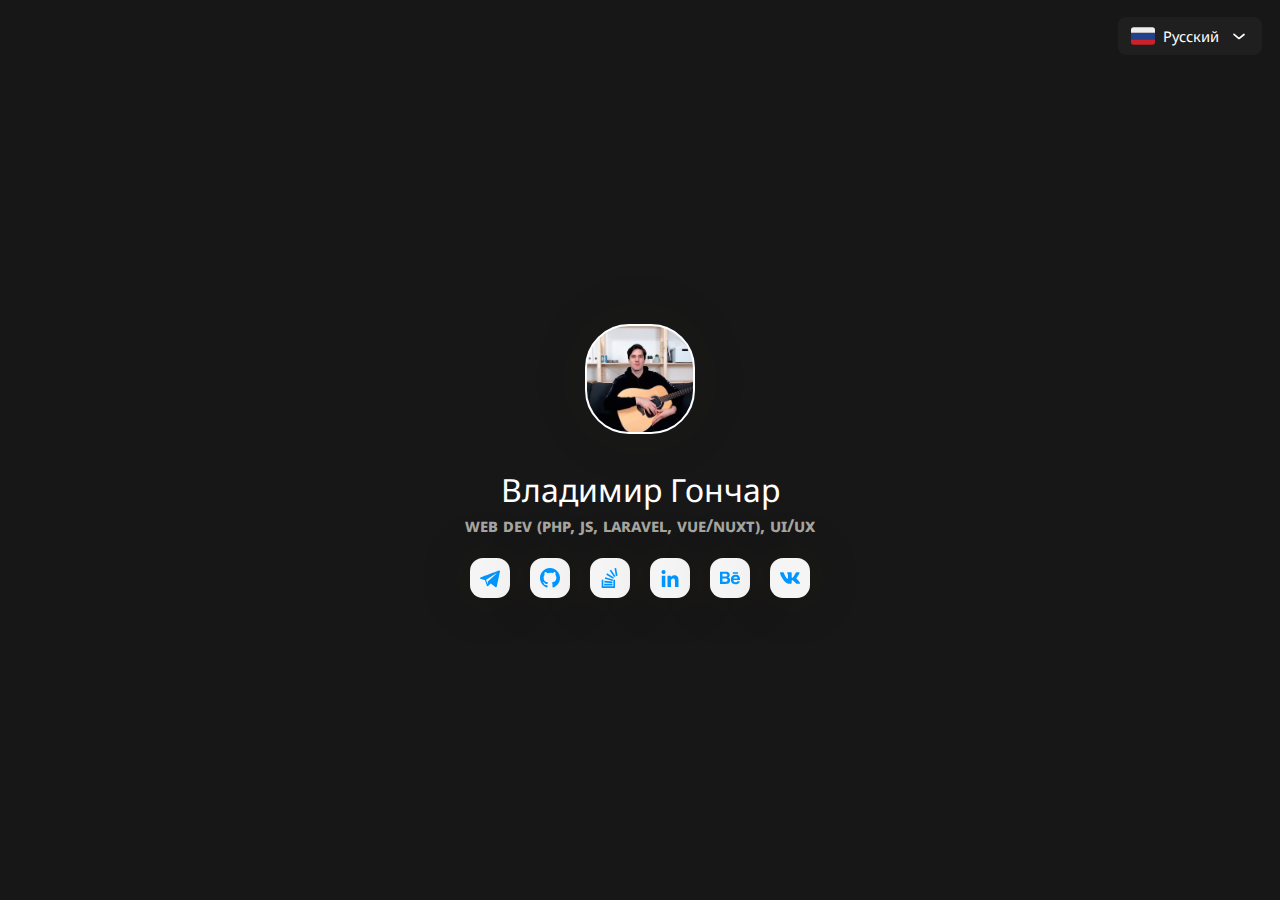
<file: index.html>
<!doctype html>
<html data-n-head-ssr>
  <head>
    <title>Erriour.Me</title><meta data-n-head="ssr" charset="utf-8"><meta data-n-head="ssr" name="viewport" content="width=device-width,initial-scale=1"><meta data-n-head="ssr" data-hid="author" name="author" content="Vladimir Gonchar (https://vk.com/erriour)"><meta data-n-head="ssr" data-hid="description" name="description" content="Личный сайт Erriour.Me о технологиях и веб-разработке"><meta data-n-head="ssr" data-hid="og:url" property="og:url" content="https://erriour.me/en"><link data-n-head="ssr" rel="icon" type="image/svg+xml" href="/static/favicon.svg"><link data-n-head="ssr" rel="prefetch" type="image/svg+xml" href="/static/favicon.svg" as="image"><link data-n-head="ssr" href="https://mc.yandex.ru/metrika/tag.js" rel="preload" as="script"><link rel="stylesheet" href="/_nuxt/css/de207ea.css"><link rel="stylesheet" href="/_nuxt/css/24e7074.css"><link rel="stylesheet" href="/_nuxt/css/b290809.css"><link rel="stylesheet" href="/_nuxt/css/946cc55.css"><link rel="preload" href="/_nuxt/static/1667587850/payload.js" as="script"><link rel="preload" href="/_nuxt/static/1667587850/manifest.js" as="script">
  </head>
  <body>
    <div data-server-rendered="true" id="__nuxt"><!----><div id="__layout"><div><div class="lang-select"><div class="dropdown b-dropdown btn-group"><!----><button aria-haspopup="menu" aria-expanded="false" type="button" class="btn dropdown-toggle btn-link btn-lg mx-2 outline-none p-0 text-decoration-none lang-select__button dropdown-toggle-no-caret"><span class="d-flex align-items-center"><span class="mr-2 lang-select__flag"><svg class="icon"><use xlink:href="/static/sprites/main.svg#i-ru"></use></svg></span> <span class="lang-select__title">
          Русский
        </span> <span class="lang-select__arrow"><svg class="icon"><use xlink:href="/static/sprites/main.svg#i-arrow"></use></svg></span></span></button><ul role="menu" tabindex="-1" class="dropdown-menu animate__animated animate__fadeIn animate__faster dropdown-menu-right"> <li role="presentation"><a href="/" aria-current="page" role="menuitem" target="_self" class="dropdown-item nuxt-link-exact-active nuxt-link-active lang-select__link"><svg class="icon lang-select__link-flag mr-1"><use xlink:href="/static/sprites/main.svg#i-ru"></use></svg> <span class="ml-2">
        Русский
      </span></a></li><li role="presentation"><a href="/en" role="menuitem" target="_self" class="dropdown-item lang-select__link"><svg class="icon lang-select__link-flag mr-1"><use xlink:href="/static/sprites/main.svg#i-en"></use></svg> <span class="ml-2">
        English
      </span></a></li></ul></div></div> <div class="main-page d-flex flex-column align-items-center justify-content-center"><div class="avatar main-page__avatar"><img src="/static/images/avatar.webp" alt="Erriour's avatar"></div> <div class="main-page__name">Владимир Гончар</div> <div class="main-page__status">
    Web dev (PHP, JS, Laravel, Vue/Nuxt), UI/UX
  </div> <div class="main-page__socials"><a title="Я в Telegram" href="https://t.me/erriour" target="_blank"><svg class="icon"><use xlink:href="/static/sprites/main.svg#i-telegram"></use></svg></a> <a title="Я в Github" href="https://github.com/ErriourMe" target="_blank"><svg class="icon"><use xlink:href="/static/sprites/main.svg#i-github"></use></svg></a> <a title="Я в StackOverflow" href="https://ru.stackoverflow.com/users/300171" target="_blank"><svg class="icon"><use xlink:href="/static/sprites/main.svg#i-stackoverflow"></use></svg></a> <a title="Я в LinkedIn" href="https://www.linkedin.com/in/vladimir-gonchar-433627161/" target="_blank"><svg class="icon linkedin-icon"><use xlink:href="/static/sprites/main.svg#i-linkedin"></use></svg></a> <a title="Я в Behance" href="https://www.behance.net/erriour" target="_blank"><svg class="icon"><use xlink:href="/static/sprites/main.svg#i-behance"></use></svg></a> <a title="Я в VK" href="https://vk.com/erriour" target="_blank"><svg class="icon"><use xlink:href="/static/sprites/main.svg#i-vk"></use></svg></a></div></div></div></div></div><script>window.__NUXT__={staticAssetsBase:"/_nuxt/static/1667587850",serverRendered:!0,routePath:'"/"'}</script><script src="/_nuxt/7c5d967.js" defer></script><script src="/_nuxt/7180451.js" defer></script><script src="/_nuxt/1127cf1.js" defer></script><script src="/_nuxt/40d2c2a.js" defer></script><script src="/_nuxt/12c813f.js" defer></script><script src="/_nuxt/0bd2fd0.js" defer></script>
  </body>
</html>
</file>
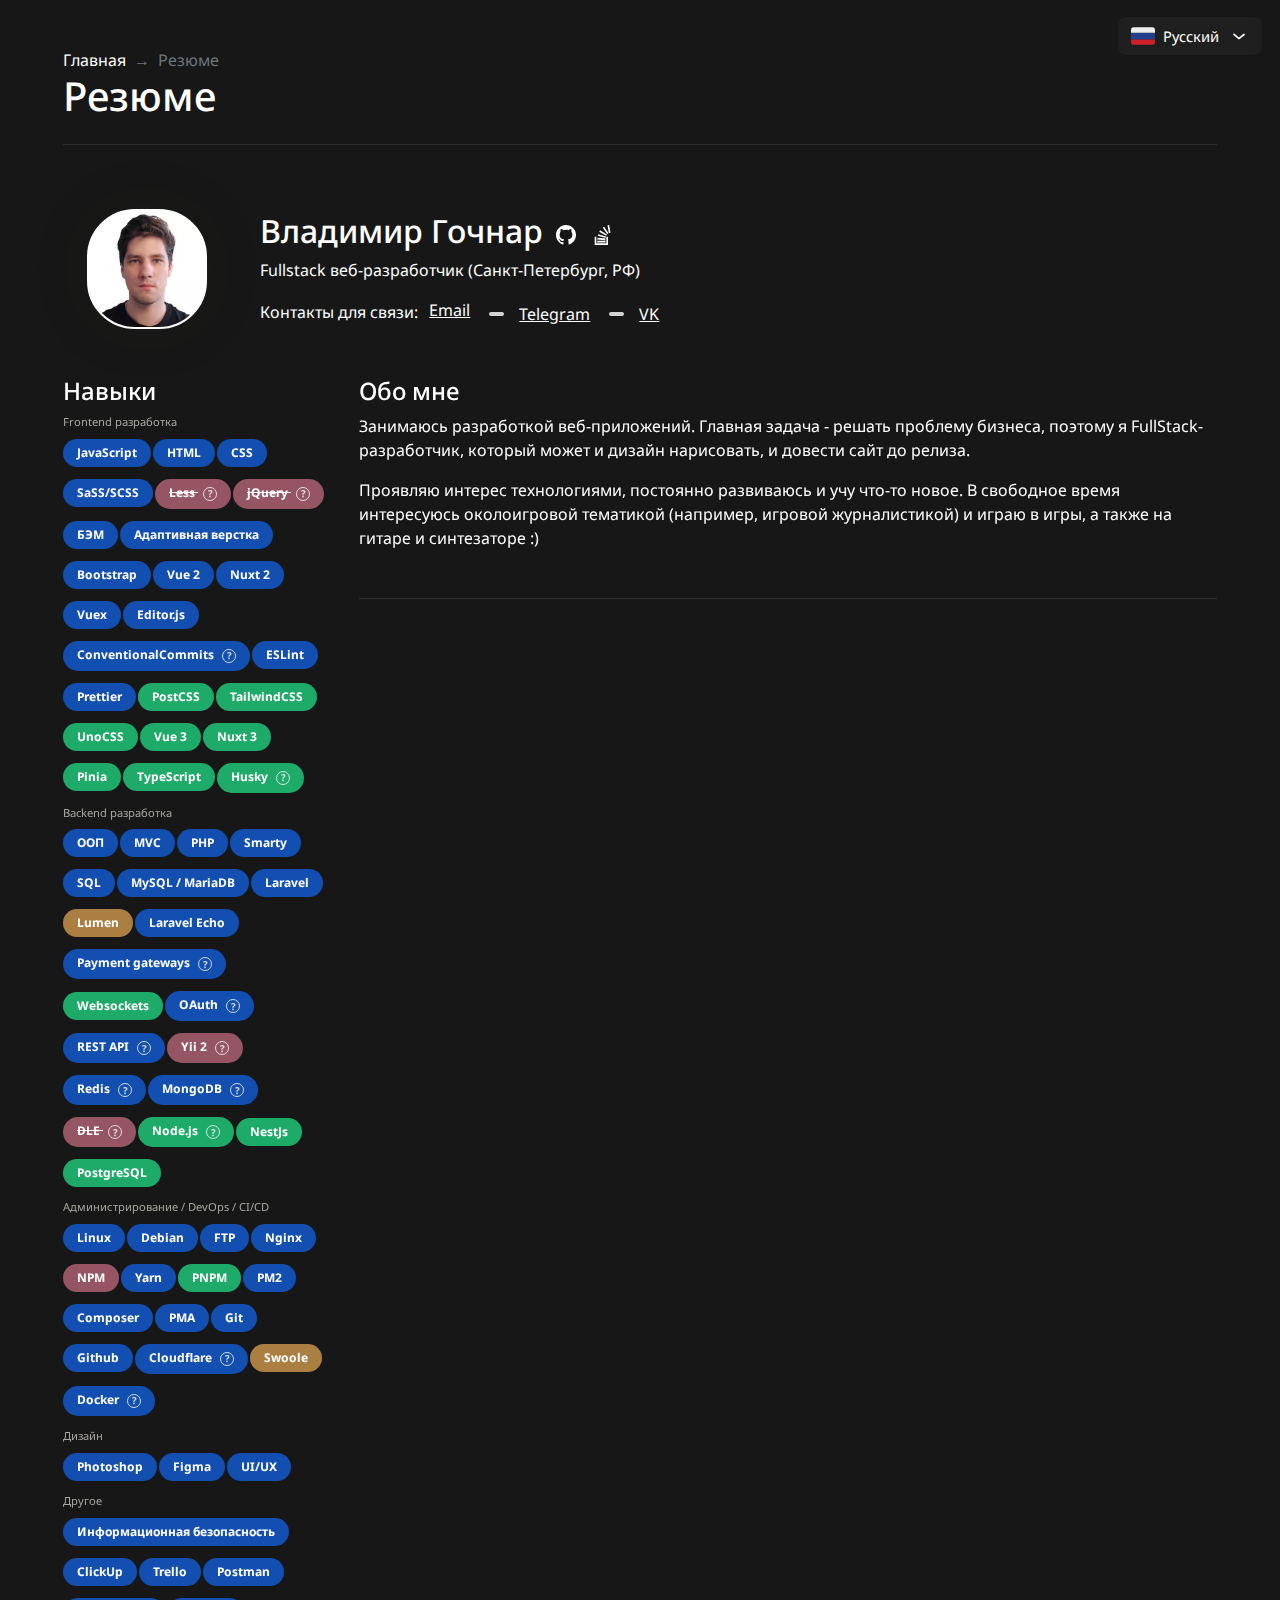
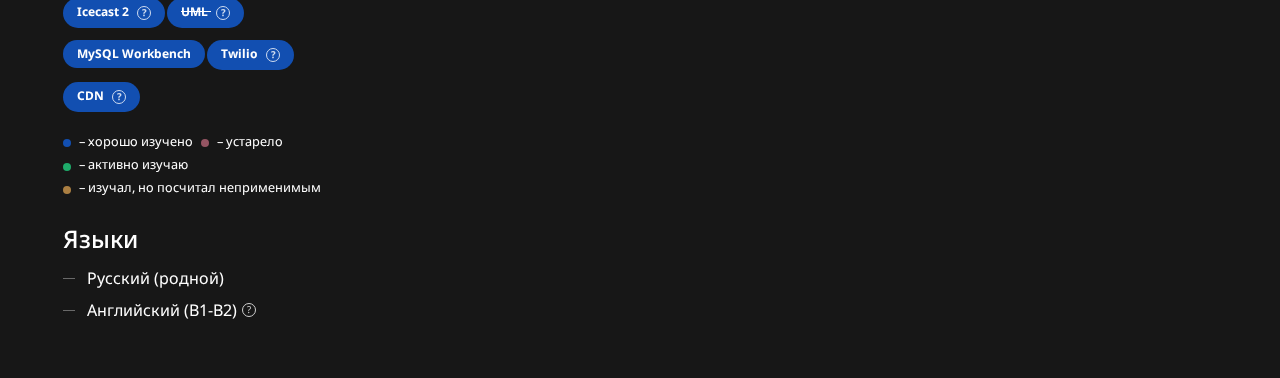
<file: cv/index.html>
<!doctype html>
<html data-n-head-ssr>
  <head>
    <title>Резюме — Владимир Гончар</title><meta data-n-head="ssr" charset="utf-8"><meta data-n-head="ssr" name="viewport" content="width=device-width,initial-scale=1"><meta data-n-head="ssr" data-hid="author" name="author" content="Vladimir Gonchar (https://vk.com/erriour)"><meta data-n-head="ssr" data-hid="description" name="description" content="Резюме — Владимир Гончар, Fullstack веб-разработчик"><meta data-n-head="ssr" data-hid="og:url" property="og:url" content="https://erriour.me/cv"><link data-n-head="ssr" rel="icon" type="image/svg+xml" href="/static/favicon.svg"><link data-n-head="ssr" rel="prefetch" type="image/svg+xml" href="/static/favicon.svg" as="image"><link data-n-head="ssr" href="https://mc.yandex.ru/metrika/tag.js" rel="preload" as="script"><link rel="stylesheet" href="/_nuxt/css/de207ea.css"><link rel="stylesheet" href="/_nuxt/css/24e7074.css"><link rel="stylesheet" href="/_nuxt/css/b290809.css"><link rel="stylesheet" href="/_nuxt/css/e98bcad.css"><link rel="stylesheet" href="/_nuxt/css/f53c7cf.css"><link rel="stylesheet" href="/_nuxt/css/2287aa2.css"><link rel="stylesheet" href="/_nuxt/css/20a5194.css"><link rel="preload" href="/_nuxt/static/1667587850/cv/payload.js" as="script"><link rel="preload" href="/_nuxt/static/1667587850/manifest.js" as="script">
  </head>
  <body>
    <div data-server-rendered="true" id="__nuxt"><!----><div id="__layout"><div><div class="lang-select"><div class="dropdown b-dropdown btn-group"><!----><button aria-haspopup="menu" aria-expanded="false" type="button" class="btn dropdown-toggle btn-link btn-lg mx-2 outline-none p-0 text-decoration-none lang-select__button dropdown-toggle-no-caret"><span class="d-flex align-items-center"><span class="mr-2 lang-select__flag"><svg class="icon"><use xlink:href="/static/sprites/main.svg#i-ru"></use></svg></span> <span class="lang-select__title">
          Русский
        </span> <span class="lang-select__arrow"><svg class="icon"><use xlink:href="/static/sprites/main.svg#i-arrow"></use></svg></span></span></button><ul role="menu" tabindex="-1" class="dropdown-menu animate__animated animate__fadeIn animate__faster dropdown-menu-right"> <li role="presentation"><a href="/cv" aria-current="page" role="menuitem" target="_self" class="dropdown-item nuxt-link-exact-active nuxt-link-active lang-select__link"><svg class="icon lang-select__link-flag mr-1"><use xlink:href="/static/sprites/main.svg#i-ru"></use></svg> <span class="ml-2">
        Русский
      </span></a></li><li role="presentation"><a href="/en/cv" role="menuitem" target="_self" class="dropdown-item lang-select__link"><svg class="icon lang-select__link-flag mr-1"><use xlink:href="/static/sprites/main.svg#i-en"></use></svg> <span class="ml-2">
        English
      </span></a></li></ul></div></div> <div class="page p-5 cv-page"><div class="container"><div class="page__header"><ol class="breadcrumb header__breadcrumbs justify-content-center justify-content-md-start"><li class="breadcrumb-item"><a href="/" target="_self">Главная</a></li><li class="breadcrumb-item active"><span aria-current="location">Резюме</span></li></ol> <div class="row"><div class="col-12 col-md-8 text-center text-md-left"><h1>Резюме</h1></div> <div class="col-12 col-md-4 d-flex align-items-center justify-content-center justify-content-md-end mt-3 mt-md-0"></div></div></div> <div class="row"><div class="col-12"><hr> <div class="row pt-5"><div class="col-12 col-md-3 col-xl-2 d-flex justify-content-center"><div class="avatar cv-page__avatar"><img src="/static/images/avatar2.webp" alt="Photo" draggable="false"></div></div> <div class="col-12 col-md-9 col-xl-10 d-flex flex-column justify-content-center align-items-center align-items-md-start mt-4 mt-md-0"><div class="d-flex align-items-center cv-page__title flex-column flex-md-row"><h2 class="text-center text-md-start">Владимир Гочнар</h2> <span class="d-print-none"><a href="https://github.com/ErriourMe" target="_blank" title="GitHub"><svg class="icon"><use xlink:href="/static/sprites/main.svg#i-github"></use></svg></a> <a href="https://ru.stackoverflow.com/users/300171" target="_blank" title="🇷🇺 StackOverfow"><svg class="icon"><use xlink:href="/static/sprites/main.svg#i-stackoverflow"></use></svg></a></span></div> <div class="cv-page__role text-center text-md-start mt-3 mt-md-0"><p>Fullstack веб-разработчик (Санкт-Петербург, РФ)</p></div> <div class="cv-page__contacts flex-column flex-md-row text-center text-md-start mt-3 mt-md-0">
        Контакты для связи:
        <span class="mt-2 mt-md-0"><a href="mailto:erriour.me@gmail.com" class="cv-page__contact">
            Email
          </a> <a href="https://t.me/erriour" title="Предпочтительный способ связи" class="cv-page__contact">
            Telegram
          </a> <a href="https://vk.me/erriour" class="cv-page__contact">
            VK
          </a></span></div></div></div> <div class="row mt-5"><div class="col-12 col-xl-3"><div class="position-sticky" style="top:20px"><div class="cv-page__sidebar-block"><h3 class="d-flex align-items-center">
            Навыки
            </h3> <div><div class="help cv-page__sidebar-help">Frontend разработка</div> <div><a href="#" class="badge badge-pill badge-primary">
                JavaScript
                <!----></a><a href="#" class="badge badge-pill badge-primary">
                HTML
                <!----></a><a href="#" class="badge badge-pill badge-primary">
                CSS
                <!----></a><a href="#" class="badge badge-pill badge-primary">
                SaSS/SCSS
                <!----></a><a title="Им ещё кто-то пользуется, когда есть SCSS? :)" href="#" class="badge badge-pill badge-legacy" style="text-decoration:line-through">
                Less
                <span class="help-icon">?</span></a><a title="Технология устарела, использую только для переноса на новые технологии" href="#" class="badge badge-pill badge-legacy" style="text-decoration:line-through">
                jQuery
                <span class="help-icon">?</span></a><a href="#" class="badge badge-pill badge-primary">
                БЭМ
                <!----></a><a href="#" class="badge badge-pill badge-primary">
                Адаптивная верстка
                <!----></a><a href="#" class="badge badge-pill badge-primary">
                Bootstrap
                <!----></a><a href="#" class="badge badge-pill badge-primary">
                Vue 2
                <!----></a><a href="#" class="badge badge-pill badge-primary">
                Nuxt 2
                <!----></a><a href="#" class="badge badge-pill badge-primary">
                Vuex
                <!----></a><a href="#" class="badge badge-pill badge-primary">
                Editor.js
                <!----></a><a title="Стандартизация коммитов Git" href="#" class="badge badge-pill badge-primary">
                ConventionalCommits
                <span class="help-icon">?</span></a><a href="#" class="badge badge-pill badge-primary">
                ESLint
                <!----></a><a href="#" class="badge badge-pill badge-primary">
                Prettier
                <!----></a><a href="#" class="badge badge-pill badge-success">
                PostCSS
                <!----></a><a href="#" class="badge badge-pill badge-success">
                TailwindCSS
                <!----></a><a href="#" class="badge badge-pill badge-success">
                UnoCSS
                <!----></a><a href="#" class="badge badge-pill badge-success">
                Vue 3
                <!----></a><a href="#" class="badge badge-pill badge-success">
                Nuxt 3
                <!----></a><a href="#" class="badge badge-pill badge-success">
                Pinia
                <!----></a><a href="#" class="badge badge-pill badge-success">
                TypeScript
                <!----></a><a title="Линтер для коммитов Git" href="#" class="badge badge-pill badge-success">
                Husky
                <span class="help-icon">?</span></a></div></div><div><div class="help cv-page__sidebar-help">Backend разработка</div> <div><a href="#" class="badge badge-pill badge-primary">
                ООП
                <!----></a><a href="#" class="badge badge-pill badge-primary">
                MVC
                <!----></a><a href="#" class="badge badge-pill badge-primary">
                PHP
                <!----></a><a href="#" class="badge badge-pill badge-primary">
                Smarty
                <!----></a><a href="#" class="badge badge-pill badge-primary">
                SQL
                <!----></a><a href="#" class="badge badge-pill badge-primary">
                MySQL / MariaDB
                <!----></a><a href="#" class="badge badge-pill badge-primary">
                Laravel
                <!----></a><a href="#" class="badge badge-pill badge-orange">
                Lumen
                <!----></a><a href="#" class="badge badge-pill badge-primary">
                Laravel Echo
                <!----></a><a title="Работал с кассами для приема платежей: Unitpay, MyKassa, FreeKassa (новая и старая), Enot.io, Qiwi, Robokassa, Tinkoff эквайринг" href="#" class="badge badge-pill badge-primary">
                Payment gateways
                <span class="help-icon">?</span></a><a href="#" class="badge badge-pill badge-success">
                Websockets
                <!----></a><a title="Аутентификация на сайте через соц.сети: VK, Yandex, Discord, Steam. В основном через пакеты (Laravel Social Providers)" href="#" class="badge badge-pill badge-primary">
                OAuth
                <span class="help-icon">?</span></a><a title="В основном весь бэкенд разрабатываю в виде API, так надо для современного фронтенда :)" href="#" class="badge badge-pill badge-primary">
                REST API
                <span class="help-icon">?</span></a><a title="Мало опыта, были задачи на нем без возможности смены, писал — не понравилось" href="#" class="badge badge-pill badge-legacy">
                Yii 2
                <span class="help-icon">?</span></a><a title="Начальные знания" href="#" class="badge badge-pill badge-primary">
                Redis
                <span class="help-icon">?</span></a><a title="Начальные знания" href="#" class="badge badge-pill badge-primary">
                MongoDB
                <span class="help-icon">?</span></a><a title="Разрабатывал модули под эту CMS в самом начале, уже legacy" href="#" class="badge badge-pill badge-legacy" style="text-decoration:line-through">
                DLE
                <span class="help-icon">?</span></a><a title="Начал разбираться для перехода с PHP" href="#" class="badge badge-pill badge-success">
                Node.js
                <span class="help-icon">?</span></a><a href="#" class="badge badge-pill badge-success">
                NestJs
                <!----></a><a href="#" class="badge badge-pill badge-success">
                PostgreSQL
                <!----></a></div></div><div><div class="help cv-page__sidebar-help">Администрирование / DevOps / CI/CD</div> <div><a href="#" class="badge badge-pill badge-primary">
                Linux
                <!----></a><a href="#" class="badge badge-pill badge-primary">
                Debian
                <!----></a><a href="#" class="badge badge-pill badge-primary">
                FTP
                <!----></a><a href="#" class="badge badge-pill badge-primary">
                Nginx
                <!----></a><a href="#" class="badge badge-pill badge-legacy">
                NPM
                <!----></a><a href="#" class="badge badge-pill badge-primary">
                Yarn
                <!----></a><a href="#" class="badge badge-pill badge-success">
                PNPM
                <!----></a><a href="#" class="badge badge-pill badge-primary">
                PM2
                <!----></a><a href="#" class="badge badge-pill badge-primary">
                Composer
                <!----></a><a href="#" class="badge badge-pill badge-primary">
                PMA
                <!----></a><a href="#" class="badge badge-pill badge-primary">
                Git
                <!----></a><a href="#" class="badge badge-pill badge-primary">
                Github
                <!----></a><a title="Использование DNS, SSL сертификатов и защита от DDoS" href="#" class="badge badge-pill badge-primary">
                Cloudflare
                <span class="help-icon">?</span></a><a href="#" class="badge badge-pill badge-orange">
                Swoole
                <!----></a><a title="Для CI/CD" href="#" class="badge badge-pill badge-primary">
                Docker
                <span class="help-icon">?</span></a></div></div><div><div class="help cv-page__sidebar-help">Дизайн</div> <div><a href="#" class="badge badge-pill badge-primary">
                Photoshop
                <!----></a><a href="#" class="badge badge-pill badge-primary">
                Figma
                <!----></a><a href="#" class="badge badge-pill badge-primary">
                UI/UX
                <!----></a></div></div><div><div class="help cv-page__sidebar-help">Другое</div> <div><a href="#" class="badge badge-pill badge-primary">
                Информационная безопасность
                <!----></a><a href="#" class="badge badge-pill badge-primary">
                ClickUp
                <!----></a><a href="#" class="badge badge-pill badge-primary">
                Trello
                <!----></a><a href="#" class="badge badge-pill badge-primary">
                Postman
                <!----></a><a title="Радиовещание" href="#" class="badge badge-pill badge-primary">
                Icecast 2
                <span class="help-icon">?</span></a><a title="Лучше сюда не лезть (:" href="#" class="badge badge-pill badge-primary" style="text-decoration:line-through">
                UML
                <span class="help-icon">?</span></a><a href="#" class="badge badge-pill badge-primary">
                MySQL Workbench
                <!----></a><a title="Работал с получением и передачей СМС, работой со звонками через сервис" href="#" class="badge badge-pill badge-primary">
                Twilio
                <span class="help-icon">?</span></a><a title="Поработал с хранением статических файлов в CDN (Cloudinary)" href="#" class="badge badge-pill badge-primary">
                CDN
                <span class="help-icon">?</span></a></div></div> <div class="d-flex align-items-center flex-wrap mt-2"><div class="legend mr-2"><span class="legend__icon bg-primary"></span> <span class="legend__text ml-2 mb-1">– хорошо изучено</span></div> <div class="legend mr-2"><span class="legend__icon bg-legacy"></span> <span class="legend__text ml-2 mb-1">– устарело</span></div> <div class="legend mr-2"><span class="legend__icon bg-success"></span> <span class="legend__text ml-2 mb-1">– активно изучаю</span></div> <div class="legend mr-2"><span class="legend__icon bg-orange"></span> <span class="legend__text ml-2 mb-1">– изучал, но посчитал неприменимым
              </span></div></div> <div class="cv-page__sidebar-block mt-4"><h3 class="d-flex align-items-center">
              Языки
            </h3> <div><ul><li>
                  Русский (родной)
                  <!----></li><li>
                  Английский (B1-B2)
                  <span title="Свободное чтение документации" class="help-icon">
                    ?
                  </span></li></ul></div></div></div></div></div> <div class="col-12 col-xl-9 mt-5 mt-xl-0"><h3>Обо мне</h3> <div>
    <p>Занимаюсь разработкой веб-приложений. Главная задача - решать проблему бизнеса, поэтому я FullStack-разработчик, который может и дизайн нарисовать, и довести сайт до релиза.</p>
    <p>Проявляю интерес технологиями, постоянно развиваюсь и учу что-то новое. В свободное время интересуюсь околоигровой тематикой (например, игровой журналистикой) и играю в игры, а также на гитаре и синтезаторе :)</p>
  </div> <div class="tabs mt-5 d-print-none"><!----><div><ul role="tablist" class="nav nav-tabs"><!----><!----></ul></div><div class="tab-content"><div role="tabpanel" aria-hidden="true" class="tab-pane" style="display:none"><div class="timeline"><div class="timeline-item"><div class="timeline-item__title"><h3>Fullstack веб-разработчик (Modern Citi Group)</h3> <div class="help">
      Январь 2021 - н.в, удаленная работа (NY, USA)</div></div> <div class="timeline-item__description">
      Создание информационной инфраструктуры и системы для строительного бизнеса. Преимущественно разработка CRM. Создание новой версии для основного сайта (включая редизайн).
      <div class="mt-3"><a href="https://moderncitigroup.com" target="_blank" rel="nofollow noopener" class="btn btn-interface btn-sm">
          moderncitigroup.com
        </a></div></div></div><div class="timeline-item"><div class="timeline-item__title"><h3>Фриланс</h3> <div class="help">
      июль 2018 - декабрь 2020<!----> <!----></div></div> <div class="timeline-item__description">
      В основном, разработка веб-приложений: PHP как основной язык программирования, Laravel как API + Vue.js/Nuxt.js как клиентское приложение (с использованием Bootstrap). Развитие навыков веб-дизайна (переход в Figma). Верстка как отдельная задача - неосновная (Webpack + LoDash + SCSS).
      <div class="mt-3"></div></div></div><div class="timeline-item"><div class="timeline-item__title"><h3>Специалист (ВГУЭС)</h3> <div class="help">
      Январь 2019 - август 2020, офис (Владивосток, РФ)</div></div> <div class="timeline-item__description">
      Разработка и поддержка сервисов университета (от дизайна до релиза), верстка шаблонов, работа с сайтами (сборка через внутренний конструктор с частичным написанием кода). Figma/Photoshop, PHP, Smarty, CSS, HTML, Bootstrap3/4, SQL. Опыт работы с Yii2, MsSQL.
      <div class="mt-3"></div></div></div><div class="timeline-item"><div class="timeline-item__title"><h3>Фриланс</h3> <div class="help">
      Январь 2015 — июнь 2018<!----> <!----></div></div> <div class="timeline-item__description">
      Преимущественно дизайн (Photoshop) и верстка (HTML, CSS/LESS, jQuery, Bootstrap)
      <div class="mt-3"></div></div></div></div></div> <div role="tabpanel" aria-hidden="true" class="tab-pane" style="display:none"><div class="timeline"><div class="timeline-item"><div class="timeline-item__title"><h3>Веб-разработка (Программная инженерия)</h3> <div class="help">
      2021 - 2022, ИТМО,
      Санкт-Петербург, РФ
    </div></div> <div class="timeline-item__description">
      
    </div></div><div class="timeline-item"><div class="timeline-item__title"><h3>Мобильные и сетевые технологии (Прикладная информатика)</h3> <div class="help">
      2020 - 2021, ИТМО,
      Санкт-Петербург, РФ
    </div></div> <div class="timeline-item__description">
      Переведен на специальность "Веб-разработка"
    </div></div><div class="timeline-item"><div class="timeline-item__title"><h3>Автоматизация бизнес-процессов (Прикладная информатика)</h3> <div class="help">
      2016 - 2020, ВГУЭС,
      Владивосток, РФ
    </div></div> <div class="timeline-item__description">
      
    </div></div></div></div> <div role="tabpanel" aria-hidden="true" class="tab-pane" style="display:none"><div class="timeline"><div class="timeline-item"><div class="timeline-item__title"><h3>
      Кластерные cоц.сети с упором на сервисы — MinecraftOne и др.
    </h3> <div class="help">
      2020 - ∞
      <span class="badge py-1 px-2 badge-warning ml-2">В разработке</span></div></div> <div class="timeline-item__description"><div class="row"><div class="col-12 col-md-8"><div class="position-sticky" style="top:20px"><p>
              Собственный проект, направленный на создание соц.сетей, которые
              будут охватывать строго определенную группу пользователей.
              Основная суть — объеденить аудиторию по интересам и дать
              необходимые сервисы для них. Похожая логика у компании "Комитет"
              (DTF, VC, TJournal), но у них больший упор идет на блоги.
            </p> <p>
              Начал с Minecraft, поскольку никто такого ещё не сделал (и под
              вопросом, будет ли кто-то ещё таким заниматься). Сейчас есть
              много разрозненных сайтов с внутренней конкуренцией (топы
              серверов/проектов, сайты с ресурсами, форумы для поиска команды
              или исполнения заказов). Если объединить всё под одним сайтом, и
              дать функционал соц.сетей для ведения, например, групп для
              серверов, то можно получить уникальный ресурс, который соберет
              вокруг себя аудиторию (и будет приносить прибыль).
              <br>
              В дальнейшем можно развить такие соц.сети на другие группы
              аудиторий ("кластеры") — игры, программирование, дизайн и т.п
            </p> <div>
              Выбранные технологии:
              <ul><li>
                  Next.js (React.js) — более производительный, чем Vue, а
                  функционала будет много. Текущий прототип пока всё ещё
                  остался на Nuxt.js, переносится на Next.
                </li> <li>
                  Adonis.js (Node.js) для сервера — по веб-сокету должно
                  работать много чего. Прототип начат в Laravel, также будет
                  перенесен
                </li></ul></div> <p class="mt-3">
              На данный момент реализована небольшая часть фронтенда, система
              справочников для динамического создания справочных данных
              (строятся по модели EAV в базе данных), регистрация и
              аутентификация, обработчик картинок.
            </p></div></div> <div class="col-12 col-md-4 mt-3 mt-md-0"><div class="freelance__images"><img src="/static/images/fl/minecraftone/minecraftone1.webp"><img src="/static/images/fl/minecraftone/minecraftone2.webp"><img src="/static/images/fl/minecraftone/minecraftone3.webp"><img src="/static/images/fl/minecraftone/minecraftone4.webp"><img src="/static/images/fl/minecraftone/minecraftone5.webp"><img src="/static/images/fl/minecraftone/minecraftone6.webp"><img src="/static/images/fl/minecraftone/minecraftone7.webp"><img src="/static/images/fl/minecraftone/minecraftone8.webp"><img src="/static/images/fl/minecraftone/minecraftone9.webp"><img src="/static/images/fl/minecraftone/minecraftone10.webp"><img src="/static/images/fl/minecraftone/minecraftone11.webp"></div></div></div></div></div> <div class="timeline-item"><div class="timeline-item__title"><h3> Биржа игровых ценностей — StalCash </h3> <div class="help">
      2021 - ∞
      <span class="badge py-1 px-2 badge-warning ml-2">В разработке</span></div></div> <div class="timeline-item__description"><div class="row"><div class="col-12 col-md-8"><div class="position-sticky" style="top:20px"><p>
              Сайт биржи игровых ценностей. Предполагается как площадка
              покупки и продажи валюты, аккаунтов и услуг из игры StalCraft
              (может быть исползована для большого количества игр в
              последствии).
            </p> <p>
              Разработка ведется на Adonis.js на сервере (выбор пал на ноду,
              поскольку необходимы полноценно работающие веб-сокеты) и Vue.js
              на стороне клиента.
            </p> <div>
              Планируемый функционал:
              <ul><li>Аутентификация через ВК</li> <li>Создание лотов (валюта / аккаунт / услуга)</li> <li>Создание сделок на лот</li> <li>Пополнение баланса</li> <li>Вывод средств с баланса</li> <li>Чат для переписки с продавцом/покупателем в лоте</li> <li>Действия чата для автоматизации продвижения сделки</li> <li>Админка</li></ul></div></div></div> <div class="col-12 col-md-4 mt-3 mt-md-0"><div class="freelance__images"><img src="/static/images/fl/stalcash/stalcash1.webp"><img src="/static/images/fl/stalcash/stalcash2.webp"><img src="/static/images/fl/stalcash/stalcash3.webp"></div></div></div></div></div> <div class="timeline-item"><div class="timeline-item__title"><h3>Интернет-магазин — Woolly.land</h3> <div class="help">2019 - 2021</div></div> <div class="timeline-item__description"><div class="row"><div class="col-12 col-md-8"><div class="position-sticky" style="top:20px"><p>
              Интернет-магазин для продажи свитеров и акксесуаров в розницу и
              опт.
            </p> <p>
              Изначально подразумевался как лендинг с обратной связью (2019) —
              отрисовал и использовал для верстки Gulp, Less, Bootstrap 4,
              Lodash шаблонизация без серверной логики. Пристствовала отправка
              форм в Telegram бот владельцу для обработки.
            </p> <p>
              В 2020 владелец решил перейти на полноценный интернет-магазин,
              после чего была отрисована и разработана новая версия сайта при
              помощи Laravel (API) и Nuxt.js.
            </p> <p>
              Система развернута на VDS на Debian под работой в Nginx, PHP 8,
              PM2.
            </p> <div>
              Функционал:
              <ul><li>Каталог товаров</li> <li>Категории, разделение по полу</li> <li>Карточка товара</li> <li>Размерная сетка и склад</li> <li>Корзина</li> <li>
                  Формы для сбора данных (опт) с простой защитой от спама
                </li> <li>Панель управления</li> <li>Интеграция с Tinkoff эквайринг</li> <li>Интеграция с Bitrix24 [удалена, но опыт остался (: ]</li> <li>Интеграция с AmoCRM</li> <li>Интеграция с СДЭК</li></ul></div> <div class="mt-3"><a href="https://woolly.land" target="_blank" rel="nofollow noopener" class="btn btn-interface btn-sm">
                woolly.land
              </a> <a href="https://opt.woolly.land" target="_blank" rel="nofollow noopener" class="btn btn-interface btn-sm ml-2">
                opt.woolly.land
              </a></div></div></div> <div class="col-12 col-md-4 mt-3 mt-md-0"><div class="freelance__images"><img src="/static/images/fl/woolly_land3.webp"> <img src="/static/images/fl/woolly_land.webp"> <img src="/static/images/fl/woolly_land2.webp"></div></div></div></div></div> <!----> <div class="timeline-item"><div class="timeline-item__title"><h3>
      Прототип мобильного приложения личного кабинета студента ВГУЭС
    </h3> <div class="help">2020</div></div> <div class="timeline-item__description"><div class="row"><div class="col-12 col-md-8"><div class="position-sticky" style="top:20px"><p>
              Мобильное приложение на основе веб-технологий (Vue.js,
              NativeScript), которое предназначается для дополнения веб-версии
              ЛК студента. На основе него была написана выпускная
              квалификационная работа в бакалавриате.
            </p> <p>
              Основной функционал повторяет веб-версию: расписание,
              успеваемость, объявления, статическая информация.
            </p> <p>
              Из-за технических особенностей сервера для получения данных
              (необходимо было использовать CMS основного сайта университета,
              которая медленно отдавала данные, и в странной форме необходимо
              было преобразовывать данные в JSON — "на коленке"
              импровизировать иммитацию API), а также из-за проблем с
              асинхронностью, приложение не было завершено. Оно было
              доработано в 2021 году другим студентом как часть его ВКР, и
              выложено в Google Play (Android).
            </p> <div class="mt-3"><a href="https://play.google.com/store/apps/details?id=com.vvsu.cabinet" target="_blank" rel="nofollow noopener" class="btn btn-interface btn-sm">
                Google play
              </a></div></div></div> <div class="col-12 col-md-4 mt-3 mt-md-0"><div class="freelance__images"><img src="/static/images/fl/vvsulk/vvsulk1.webp"><img src="/static/images/fl/vvsulk/vvsulk2.webp"><img src="/static/images/fl/vvsulk/vvsulk3.webp"><img src="/static/images/fl/vvsulk/vvsulk4.webp"></div></div></div></div></div> <div class="timeline-item"><div class="timeline-item__title"><h3>
      Сайт комплекса серверов Minecraft — ShadowsProject
    </h3> <div class="help">2019 - 2020</div></div> <div class="timeline-item__description"><div class="row"><div class="col-12 col-md-8"><div class="position-sticky" style="top:20px"><p>
              Сайт для серверов по Minecraft с личным кабинетом, магазином
              предметов, форумом и новостями. Отрисован в Photoshop.
              Изначально написан на Laravel и Vue.js, впоследствии клиент был
              перенесен на Nuxt.js. Админка написана на шаблонах Blade
              (Laravel) — взята с <a href="#minecraftia">Minecraftia</a> и
              дополнялась по мере добавления функционала.
            </p> <div>
              Содержит следующий функционал:
              <ul><li>Аутентификация и регистрация аккаунтов</li> <li>
                  Привязка аккаунта к ВК, Yandex, Discord с последующей
                  аутентификацией через них
                </li> <li>Смена и восстановление пароля</li> <li>
                  Двухэтапная аутентификация для аккаунта (2FA), режим
                  проверки 2FA при смене IP
                </li> <li>
                  Пополнение баланса (интеграция с кассами: FreeKassa,
                  RoboKassa, UnitPay)
                </li> <li>Бонусная система</li> <li>
                  Выдача бонусов за голосование (интеграция с TopCraft, McTop,
                  McRate)
                </li> <li>
                  Установка варпов (точек телепортации на серверах) за валюту
                  сайта
                </li> <li>Установка аватара, статуса и подписи профиля</li> <li>Динамический мониторинг серверов</li> <li>
                  Статистика онлайна на серверов (собирается по мониторингу)
                </li> <li>
                  Установка скина и плаща (покупка за валюту сайта для HD
                  качества)
                </li> <li>Магазин предметов за валюту сайта и бонусы</li> <li>Покупка привилегий за валюту сайта</li> <li>
                  Рейтинги игроков (по донату, голосам в топах, бонусам)
                </li> <li>
                  Форум — категории, темы, мягкое удаление тем, закрепление
                  тем, ответы в темах, открытие/закрытие тем (сейчас не
                  используется)
                </li> <li>Система динамическиой сборки правил</li> <li>
                  Партнерская система с метками для отслеживания регистраций,
                  панель партнера
                </li> <li>Статьи и категории (с вложенностью)</li> <li>Банпанель (серверы и форум)</li> <li>Управление списком серверов</li> <li>Админка</li> <li>Статистика</li> <li>Система ролей и прав</li> <li>Создание статических страниц</li> <li>Логгирование действий</li></ul></div> <div class="mt-3"><a href="https://shadowsproject.ru/" target="_blank" rel="nofollow noopener" class="btn btn-interface btn-sm">
                shadowsproject.ru
              </a></div></div></div> <div class="col-12 col-md-4 mt-3 mt-md-0"><div class="freelance__images"><img src="/static/images/fl/shadowsproject/shadowsproject1.webp"><img src="/static/images/fl/shadowsproject/shadowsproject2.webp"><img src="/static/images/fl/shadowsproject/shadowsproject3.webp"><img src="/static/images/fl/shadowsproject/shadowsproject4.webp"><img src="/static/images/fl/shadowsproject/shadowsproject5.webp"><img src="/static/images/fl/shadowsproject/shadowsproject6.webp"><img src="/static/images/fl/shadowsproject/shadowsproject7.webp"><img src="/static/images/fl/shadowsproject/shadowsproject8.webp"><img src="/static/images/fl/shadowsproject/shadowsproject9.webp"><img src="/static/images/fl/shadowsproject/shadowsproject10.webp"><img src="/static/images/fl/shadowsproject/shadowsproject11.webp"><img src="/static/images/fl/shadowsproject/shadowsproject12.webp"><img src="/static/images/fl/shadowsproject/shadowsproject13.webp"></div></div></div></div></div> <div id="minecraftia" class="timeline-item"><div class="timeline-item__title"><h3>
      Сайт комплекса серверов Minecraft — Minecraftia
    </h3> <div class="help">2018 - 2019</div></div> <div class="timeline-item__description"><div class="row"><div class="col-12 col-md-8"><div class="position-sticky" style="top:20px"><p>
              Попытка разобраться с Laravel. Первый сайт, разработанный
              полностью на этом фреймворке. Фронтенд также сделан на Laravel
              (Blade + jQuery).
            </p> <p>
              Функционал сайта частично повторяет логику сайта
              <a href="#mineplay">Mine-Play</a>.
            </p> <p>
              Сайт был подвязан к форуму XenForo — при регистрации на сайте,
              аккаунт создавался и на форуме XenForo, в Laravel были описаны
              модели таблиц, связанных с пользователями в XF, чтобы также
              можно было получать информацию о пользователе с форума. Также
              здесь появляется логика создания динамических подключений к
              базам данных, так как нужно было подключаться к БД каждого
              сервера Minecraft для передачи информации о купленных
              привилегиях, предметах и валюте.
            </p> <p class="mt-3">На данный момент сайт не работает.</p></div></div> <div class="col-12 col-md-4 mt-3 mt-md-0"><div class="freelance__images"><img src="/static/images/fl/minecraftia/minecraftia1.webp"><img src="/static/images/fl/minecraftia/minecraftia2.webp"><img src="/static/images/fl/minecraftia/minecraftia3.webp"><img src="/static/images/fl/minecraftia/minecraftia4.webp"><img src="/static/images/fl/minecraftia/minecraftia5.webp"><img src="/static/images/fl/minecraftia/minecraftia6.webp"><img src="/static/images/fl/minecraftia/minecraftia7.webp"><img src="/static/images/fl/minecraftia/minecraftia8.webp"><img src="/static/images/fl/minecraftia/minecraftia9.webp"></div></div></div></div></div> <!----> <div id="mineplay" class="timeline-item"><div class="timeline-item__title"><h3>
      Сайт комплекса серверов Minecraft — Mine-Play
    </h3> <div class="help">2016 - 2018</div></div> <div class="timeline-item__description"><div class="row"><div class="col-12 col-md-8"><div class="position-sticky" style="top:20px"><p>
              Один из первых крупных сайтов для серверов по Minecraft в
              коллаборации
              <a href="https://www.youtube.com/channel/UCPX53dr-NSKoXspKmXanbCw" target="_blank" rel="nofollow noopener">
                с ютубером Аид (~3 млн подписчиков на тот момент)
              </a>
              . Из-за отсутствия опыта, на сайте использовался DLE. Мной
              отрисовывался дизайн (на скринах последний, их было 3),
              достаточно простой, чтобы можно было в любой момент дополнять
              функционал сайта. Как модуль, разрабатывался личный кабинет. На
              фронтенде использовался jQuery.
            </p> <p>
              Здесь было получено много опыта по верстке, начальный опыт в PHP
              и системном администрировании. Получен иетересный опыт в
              организации онлайн-радио (как с технической стороны, так и в
              создании плеера и вывода мета-информации на сайт: что сейчас
              играет, сколько людей слушают, кто в эфире и т.п).
            </p> <div>
              Личный кабинет содержит следующий функционал:
              <ul><li>Аутентификация через VK</li> <li>Пополнение баланса (через кассу MyKassa)</li> <li>Онлайн-магазин предметов с выдачей по БД серверов</li> <li>Покупка привилегий с выдачей по БД серверов</li> <li>
                  Установка скина и плаща (покупка за валюту сайта для HD
                  качества)
                </li> <li>
                  Выдача валюты серверов за голосование (интеграция с
                  TopCraft, McTop, McRate, McMonitoring)
                </li> <li>Кейсы за голосование с выдачей предметов на серверах</li> <li>Банлист с информацией о банах на серверах</li> <li>
                  Установка варпов (точек телепортации на серверах) за валюту
                  сайта
                </li> <li>Создание клана за валюту сайта</li> <li>Обмен валюты сайта на валюту сервера</li> <li>Банпанель</li> <li>Панель радиоведущего</li> <li>Быстрые уведомления</li> <li>Раздел админки в DLE</li> <li>Расширение прав DLE под ЛК</li> <li>Логгирование действий</li></ul></div> <p class="mt-3">На данный момент сайт не работает.</p> <div><a href="https://web.archive.org/web/20171015110052/https://mine-play.ru/" target="_blank" rel="nofollow noopener" class="btn btn-interface btn-sm">
                Web архив сайта
              </a></div></div></div> <div class="col-12 col-md-4 mt-3 mt-md-0"><div class="freelance__images"><img src="/static/images/fl/mineplay/mineplay1.webp"><img src="/static/images/fl/mineplay/mineplay2.webp"><img src="/static/images/fl/mineplay/mineplay3.webp"><img src="/static/images/fl/mineplay/mineplay4.webp"><img src="/static/images/fl/mineplay/mineplay5.webp"><img src="/static/images/fl/mineplay/mineplay6.webp"></div></div></div></div></div></div></div><!----></div></div> <div class="d-none d-print-block mt-4"><h2>Работа</h2> <div class="timeline"><div class="timeline-item"><div class="timeline-item__title"><h3>Fullstack веб-разработчик (Modern Citi Group)</h3> <div class="help">
      Январь 2021 - н.в, удаленная работа (NY, USA)</div></div> <div class="timeline-item__description">
      Создание информационной инфраструктуры и системы для строительного бизнеса. Преимущественно разработка CRM. Создание новой версии для основного сайта (включая редизайн).
      <div class="mt-3"><a href="https://moderncitigroup.com" target="_blank" rel="nofollow noopener" class="btn btn-interface btn-sm">
          moderncitigroup.com
        </a></div></div></div><div class="timeline-item"><div class="timeline-item__title"><h3>Фриланс</h3> <div class="help">
      июль 2018 - декабрь 2020<!----> <!----></div></div> <div class="timeline-item__description">
      В основном, разработка веб-приложений: PHP как основной язык программирования, Laravel как API + Vue.js/Nuxt.js как клиентское приложение (с использованием Bootstrap). Развитие навыков веб-дизайна (переход в Figma). Верстка как отдельная задача - неосновная (Webpack + LoDash + SCSS).
      <div class="mt-3"></div></div></div><div class="timeline-item"><div class="timeline-item__title"><h3>Специалист (ВГУЭС)</h3> <div class="help">
      Январь 2019 - август 2020, офис (Владивосток, РФ)</div></div> <div class="timeline-item__description">
      Разработка и поддержка сервисов университета (от дизайна до релиза), верстка шаблонов, работа с сайтами (сборка через внутренний конструктор с частичным написанием кода). Figma/Photoshop, PHP, Smarty, CSS, HTML, Bootstrap3/4, SQL. Опыт работы с Yii2, MsSQL.
      <div class="mt-3"></div></div></div><div class="timeline-item"><div class="timeline-item__title"><h3>Фриланс</h3> <div class="help">
      Январь 2015 — июнь 2018<!----> <!----></div></div> <div class="timeline-item__description">
      Преимущественно дизайн (Photoshop) и верстка (HTML, CSS/LESS, jQuery, Bootstrap)
      <div class="mt-3"></div></div></div></div> <hr class="my-4"> <h2>Образование</h2> <div class="timeline"><div class="timeline-item"><div class="timeline-item__title"><h3>Веб-разработка (Программная инженерия)</h3> <div class="help">
      2021 - 2022, ИТМО,
      Санкт-Петербург, РФ
    </div></div> <div class="timeline-item__description">
      
    </div></div><div class="timeline-item"><div class="timeline-item__title"><h3>Мобильные и сетевые технологии (Прикладная информатика)</h3> <div class="help">
      2020 - 2021, ИТМО,
      Санкт-Петербург, РФ
    </div></div> <div class="timeline-item__description">
      Переведен на специальность "Веб-разработка"
    </div></div><div class="timeline-item"><div class="timeline-item__title"><h3>Автоматизация бизнес-процессов (Прикладная информатика)</h3> <div class="help">
      2016 - 2020, ВГУЭС,
      Владивосток, РФ
    </div></div> <div class="timeline-item__description">
      
    </div></div></div> <hr class="my-4"> <h2>Фриланс / Проекты</h2> <div class="timeline"><div class="timeline-item"><div class="timeline-item__title"><h3>
      Кластерные cоц.сети с упором на сервисы — MinecraftOne и др.
    </h3> <div class="help">
      2020 - ∞
      <span class="badge py-1 px-2 badge-warning ml-2">В разработке</span></div></div> <div class="timeline-item__description"><div class="row"><div class="col-12 col-md-8"><div class="position-sticky" style="top:20px"><p>
              Собственный проект, направленный на создание соц.сетей, которые
              будут охватывать строго определенную группу пользователей.
              Основная суть — объеденить аудиторию по интересам и дать
              необходимые сервисы для них. Похожая логика у компании "Комитет"
              (DTF, VC, TJournal), но у них больший упор идет на блоги.
            </p> <p>
              Начал с Minecraft, поскольку никто такого ещё не сделал (и под
              вопросом, будет ли кто-то ещё таким заниматься). Сейчас есть
              много разрозненных сайтов с внутренней конкуренцией (топы
              серверов/проектов, сайты с ресурсами, форумы для поиска команды
              или исполнения заказов). Если объединить всё под одним сайтом, и
              дать функционал соц.сетей для ведения, например, групп для
              серверов, то можно получить уникальный ресурс, который соберет
              вокруг себя аудиторию (и будет приносить прибыль).
              <br>
              В дальнейшем можно развить такие соц.сети на другие группы
              аудиторий ("кластеры") — игры, программирование, дизайн и т.п
            </p> <div>
              Выбранные технологии:
              <ul><li>
                  Next.js (React.js) — более производительный, чем Vue, а
                  функционала будет много. Текущий прототип пока всё ещё
                  остался на Nuxt.js, переносится на Next.
                </li> <li>
                  Adonis.js (Node.js) для сервера — по веб-сокету должно
                  работать много чего. Прототип начат в Laravel, также будет
                  перенесен
                </li></ul></div> <p class="mt-3">
              На данный момент реализована небольшая часть фронтенда, система
              справочников для динамического создания справочных данных
              (строятся по модели EAV в базе данных), регистрация и
              аутентификация, обработчик картинок.
            </p></div></div> <div class="col-12 col-md-4 mt-3 mt-md-0"><div class="freelance__images"><img src="/static/images/fl/minecraftone/minecraftone1.webp"><img src="/static/images/fl/minecraftone/minecraftone2.webp"><img src="/static/images/fl/minecraftone/minecraftone3.webp"><img src="/static/images/fl/minecraftone/minecraftone4.webp"><img src="/static/images/fl/minecraftone/minecraftone5.webp"><img src="/static/images/fl/minecraftone/minecraftone6.webp"><img src="/static/images/fl/minecraftone/minecraftone7.webp"><img src="/static/images/fl/minecraftone/minecraftone8.webp"><img src="/static/images/fl/minecraftone/minecraftone9.webp"><img src="/static/images/fl/minecraftone/minecraftone10.webp"><img src="/static/images/fl/minecraftone/minecraftone11.webp"></div></div></div></div></div> <div class="timeline-item"><div class="timeline-item__title"><h3> Биржа игровых ценностей — StalCash </h3> <div class="help">
      2021 - ∞
      <span class="badge py-1 px-2 badge-warning ml-2">В разработке</span></div></div> <div class="timeline-item__description"><div class="row"><div class="col-12 col-md-8"><div class="position-sticky" style="top:20px"><p>
              Сайт биржи игровых ценностей. Предполагается как площадка
              покупки и продажи валюты, аккаунтов и услуг из игры StalCraft
              (может быть исползована для большого количества игр в
              последствии).
            </p> <p>
              Разработка ведется на Adonis.js на сервере (выбор пал на ноду,
              поскольку необходимы полноценно работающие веб-сокеты) и Vue.js
              на стороне клиента.
            </p> <div>
              Планируемый функционал:
              <ul><li>Аутентификация через ВК</li> <li>Создание лотов (валюта / аккаунт / услуга)</li> <li>Создание сделок на лот</li> <li>Пополнение баланса</li> <li>Вывод средств с баланса</li> <li>Чат для переписки с продавцом/покупателем в лоте</li> <li>Действия чата для автоматизации продвижения сделки</li> <li>Админка</li></ul></div></div></div> <div class="col-12 col-md-4 mt-3 mt-md-0"><div class="freelance__images"><img src="/static/images/fl/stalcash/stalcash1.webp"><img src="/static/images/fl/stalcash/stalcash2.webp"><img src="/static/images/fl/stalcash/stalcash3.webp"></div></div></div></div></div> <div class="timeline-item"><div class="timeline-item__title"><h3>Интернет-магазин — Woolly.land</h3> <div class="help">2019 - 2021</div></div> <div class="timeline-item__description"><div class="row"><div class="col-12 col-md-8"><div class="position-sticky" style="top:20px"><p>
              Интернет-магазин для продажи свитеров и акксесуаров в розницу и
              опт.
            </p> <p>
              Изначально подразумевался как лендинг с обратной связью (2019) —
              отрисовал и использовал для верстки Gulp, Less, Bootstrap 4,
              Lodash шаблонизация без серверной логики. Пристствовала отправка
              форм в Telegram бот владельцу для обработки.
            </p> <p>
              В 2020 владелец решил перейти на полноценный интернет-магазин,
              после чего была отрисована и разработана новая версия сайта при
              помощи Laravel (API) и Nuxt.js.
            </p> <p>
              Система развернута на VDS на Debian под работой в Nginx, PHP 8,
              PM2.
            </p> <div>
              Функционал:
              <ul><li>Каталог товаров</li> <li>Категории, разделение по полу</li> <li>Карточка товара</li> <li>Размерная сетка и склад</li> <li>Корзина</li> <li>
                  Формы для сбора данных (опт) с простой защитой от спама
                </li> <li>Панель управления</li> <li>Интеграция с Tinkoff эквайринг</li> <li>Интеграция с Bitrix24 [удалена, но опыт остался (: ]</li> <li>Интеграция с AmoCRM</li> <li>Интеграция с СДЭК</li></ul></div> <div class="mt-3"><a href="https://woolly.land" target="_blank" rel="nofollow noopener" class="btn btn-interface btn-sm">
                woolly.land
              </a> <a href="https://opt.woolly.land" target="_blank" rel="nofollow noopener" class="btn btn-interface btn-sm ml-2">
                opt.woolly.land
              </a></div></div></div> <div class="col-12 col-md-4 mt-3 mt-md-0"><div class="freelance__images"><img src="/static/images/fl/woolly_land3.webp"> <img src="/static/images/fl/woolly_land.webp"> <img src="/static/images/fl/woolly_land2.webp"></div></div></div></div></div> <!----> <div class="timeline-item"><div class="timeline-item__title"><h3>
      Прототип мобильного приложения личного кабинета студента ВГУЭС
    </h3> <div class="help">2020</div></div> <div class="timeline-item__description"><div class="row"><div class="col-12 col-md-8"><div class="position-sticky" style="top:20px"><p>
              Мобильное приложение на основе веб-технологий (Vue.js,
              NativeScript), которое предназначается для дополнения веб-версии
              ЛК студента. На основе него была написана выпускная
              квалификационная работа в бакалавриате.
            </p> <p>
              Основной функционал повторяет веб-версию: расписание,
              успеваемость, объявления, статическая информация.
            </p> <p>
              Из-за технических особенностей сервера для получения данных
              (необходимо было использовать CMS основного сайта университета,
              которая медленно отдавала данные, и в странной форме необходимо
              было преобразовывать данные в JSON — "на коленке"
              импровизировать иммитацию API), а также из-за проблем с
              асинхронностью, приложение не было завершено. Оно было
              доработано в 2021 году другим студентом как часть его ВКР, и
              выложено в Google Play (Android).
            </p> <div class="mt-3"><a href="https://play.google.com/store/apps/details?id=com.vvsu.cabinet" target="_blank" rel="nofollow noopener" class="btn btn-interface btn-sm">
                Google play
              </a></div></div></div> <div class="col-12 col-md-4 mt-3 mt-md-0"><div class="freelance__images"><img src="/static/images/fl/vvsulk/vvsulk1.webp"><img src="/static/images/fl/vvsulk/vvsulk2.webp"><img src="/static/images/fl/vvsulk/vvsulk3.webp"><img src="/static/images/fl/vvsulk/vvsulk4.webp"></div></div></div></div></div> <div class="timeline-item"><div class="timeline-item__title"><h3>
      Сайт комплекса серверов Minecraft — ShadowsProject
    </h3> <div class="help">2019 - 2020</div></div> <div class="timeline-item__description"><div class="row"><div class="col-12 col-md-8"><div class="position-sticky" style="top:20px"><p>
              Сайт для серверов по Minecraft с личным кабинетом, магазином
              предметов, форумом и новостями. Отрисован в Photoshop.
              Изначально написан на Laravel и Vue.js, впоследствии клиент был
              перенесен на Nuxt.js. Админка написана на шаблонах Blade
              (Laravel) — взята с <a href="#minecraftia">Minecraftia</a> и
              дополнялась по мере добавления функционала.
            </p> <div>
              Содержит следующий функционал:
              <ul><li>Аутентификация и регистрация аккаунтов</li> <li>
                  Привязка аккаунта к ВК, Yandex, Discord с последующей
                  аутентификацией через них
                </li> <li>Смена и восстановление пароля</li> <li>
                  Двухэтапная аутентификация для аккаунта (2FA), режим
                  проверки 2FA при смене IP
                </li> <li>
                  Пополнение баланса (интеграция с кассами: FreeKassa,
                  RoboKassa, UnitPay)
                </li> <li>Бонусная система</li> <li>
                  Выдача бонусов за голосование (интеграция с TopCraft, McTop,
                  McRate)
                </li> <li>
                  Установка варпов (точек телепортации на серверах) за валюту
                  сайта
                </li> <li>Установка аватара, статуса и подписи профиля</li> <li>Динамический мониторинг серверов</li> <li>
                  Статистика онлайна на серверов (собирается по мониторингу)
                </li> <li>
                  Установка скина и плаща (покупка за валюту сайта для HD
                  качества)
                </li> <li>Магазин предметов за валюту сайта и бонусы</li> <li>Покупка привилегий за валюту сайта</li> <li>
                  Рейтинги игроков (по донату, голосам в топах, бонусам)
                </li> <li>
                  Форум — категории, темы, мягкое удаление тем, закрепление
                  тем, ответы в темах, открытие/закрытие тем (сейчас не
                  используется)
                </li> <li>Система динамическиой сборки правил</li> <li>
                  Партнерская система с метками для отслеживания регистраций,
                  панель партнера
                </li> <li>Статьи и категории (с вложенностью)</li> <li>Банпанель (серверы и форум)</li> <li>Управление списком серверов</li> <li>Админка</li> <li>Статистика</li> <li>Система ролей и прав</li> <li>Создание статических страниц</li> <li>Логгирование действий</li></ul></div> <div class="mt-3"><a href="https://shadowsproject.ru/" target="_blank" rel="nofollow noopener" class="btn btn-interface btn-sm">
                shadowsproject.ru
              </a></div></div></div> <div class="col-12 col-md-4 mt-3 mt-md-0"><div class="freelance__images"><img src="/static/images/fl/shadowsproject/shadowsproject1.webp"><img src="/static/images/fl/shadowsproject/shadowsproject2.webp"><img src="/static/images/fl/shadowsproject/shadowsproject3.webp"><img src="/static/images/fl/shadowsproject/shadowsproject4.webp"><img src="/static/images/fl/shadowsproject/shadowsproject5.webp"><img src="/static/images/fl/shadowsproject/shadowsproject6.webp"><img src="/static/images/fl/shadowsproject/shadowsproject7.webp"><img src="/static/images/fl/shadowsproject/shadowsproject8.webp"><img src="/static/images/fl/shadowsproject/shadowsproject9.webp"><img src="/static/images/fl/shadowsproject/shadowsproject10.webp"><img src="/static/images/fl/shadowsproject/shadowsproject11.webp"><img src="/static/images/fl/shadowsproject/shadowsproject12.webp"><img src="/static/images/fl/shadowsproject/shadowsproject13.webp"></div></div></div></div></div> <div id="minecraftia" class="timeline-item"><div class="timeline-item__title"><h3>
      Сайт комплекса серверов Minecraft — Minecraftia
    </h3> <div class="help">2018 - 2019</div></div> <div class="timeline-item__description"><div class="row"><div class="col-12 col-md-8"><div class="position-sticky" style="top:20px"><p>
              Попытка разобраться с Laravel. Первый сайт, разработанный
              полностью на этом фреймворке. Фронтенд также сделан на Laravel
              (Blade + jQuery).
            </p> <p>
              Функционал сайта частично повторяет логику сайта
              <a href="#mineplay">Mine-Play</a>.
            </p> <p>
              Сайт был подвязан к форуму XenForo — при регистрации на сайте,
              аккаунт создавался и на форуме XenForo, в Laravel были описаны
              модели таблиц, связанных с пользователями в XF, чтобы также
              можно было получать информацию о пользователе с форума. Также
              здесь появляется логика создания динамических подключений к
              базам данных, так как нужно было подключаться к БД каждого
              сервера Minecraft для передачи информации о купленных
              привилегиях, предметах и валюте.
            </p> <p class="mt-3">На данный момент сайт не работает.</p></div></div> <div class="col-12 col-md-4 mt-3 mt-md-0"><div class="freelance__images"><img src="/static/images/fl/minecraftia/minecraftia1.webp"><img src="/static/images/fl/minecraftia/minecraftia2.webp"><img src="/static/images/fl/minecraftia/minecraftia3.webp"><img src="/static/images/fl/minecraftia/minecraftia4.webp"><img src="/static/images/fl/minecraftia/minecraftia5.webp"><img src="/static/images/fl/minecraftia/minecraftia6.webp"><img src="/static/images/fl/minecraftia/minecraftia7.webp"><img src="/static/images/fl/minecraftia/minecraftia8.webp"><img src="/static/images/fl/minecraftia/minecraftia9.webp"></div></div></div></div></div> <!----> <div id="mineplay" class="timeline-item"><div class="timeline-item__title"><h3>
      Сайт комплекса серверов Minecraft — Mine-Play
    </h3> <div class="help">2016 - 2018</div></div> <div class="timeline-item__description"><div class="row"><div class="col-12 col-md-8"><div class="position-sticky" style="top:20px"><p>
              Один из первых крупных сайтов для серверов по Minecraft в
              коллаборации
              <a href="https://www.youtube.com/channel/UCPX53dr-NSKoXspKmXanbCw" target="_blank" rel="nofollow noopener">
                с ютубером Аид (~3 млн подписчиков на тот момент)
              </a>
              . Из-за отсутствия опыта, на сайте использовался DLE. Мной
              отрисовывался дизайн (на скринах последний, их было 3),
              достаточно простой, чтобы можно было в любой момент дополнять
              функционал сайта. Как модуль, разрабатывался личный кабинет. На
              фронтенде использовался jQuery.
            </p> <p>
              Здесь было получено много опыта по верстке, начальный опыт в PHP
              и системном администрировании. Получен иетересный опыт в
              организации онлайн-радио (как с технической стороны, так и в
              создании плеера и вывода мета-информации на сайт: что сейчас
              играет, сколько людей слушают, кто в эфире и т.п).
            </p> <div>
              Личный кабинет содержит следующий функционал:
              <ul><li>Аутентификация через VK</li> <li>Пополнение баланса (через кассу MyKassa)</li> <li>Онлайн-магазин предметов с выдачей по БД серверов</li> <li>Покупка привилегий с выдачей по БД серверов</li> <li>
                  Установка скина и плаща (покупка за валюту сайта для HD
                  качества)
                </li> <li>
                  Выдача валюты серверов за голосование (интеграция с
                  TopCraft, McTop, McRate, McMonitoring)
                </li> <li>Кейсы за голосование с выдачей предметов на серверах</li> <li>Банлист с информацией о банах на серверах</li> <li>
                  Установка варпов (точек телепортации на серверах) за валюту
                  сайта
                </li> <li>Создание клана за валюту сайта</li> <li>Обмен валюты сайта на валюту сервера</li> <li>Банпанель</li> <li>Панель радиоведущего</li> <li>Быстрые уведомления</li> <li>Раздел админки в DLE</li> <li>Расширение прав DLE под ЛК</li> <li>Логгирование действий</li></ul></div> <p class="mt-3">На данный момент сайт не работает.</p> <div><a href="https://web.archive.org/web/20171015110052/https://mine-play.ru/" target="_blank" rel="nofollow noopener" class="btn btn-interface btn-sm">
                Web архив сайта
              </a></div></div></div> <div class="col-12 col-md-4 mt-3 mt-md-0"><div class="freelance__images"><img src="/static/images/fl/mineplay/mineplay1.webp"><img src="/static/images/fl/mineplay/mineplay2.webp"><img src="/static/images/fl/mineplay/mineplay3.webp"><img src="/static/images/fl/mineplay/mineplay4.webp"><img src="/static/images/fl/mineplay/mineplay5.webp"><img src="/static/images/fl/mineplay/mineplay6.webp"></div></div></div></div></div></div></div></div></div></div></div></div></div></div></div></div><script>window.__NUXT__={staticAssetsBase:"/_nuxt/static/1667587850",serverRendered:!0,routePath:'"/cv"'}</script><script src="/_nuxt/7c5d967.js" defer></script><script src="/_nuxt/7180451.js" defer></script><script src="/_nuxt/f2be696.js" defer></script><script src="/_nuxt/8aa855b.js" defer></script><script src="/_nuxt/0e98a6d.js" defer></script><script src="/_nuxt/8956b53.js" defer></script><script src="/_nuxt/62170ab.js" defer></script><script src="/_nuxt/8adbdaf.js" defer></script><script src="/_nuxt/df824f7.js" defer></script><script src="/_nuxt/40d2c2a.js" defer></script><script src="/_nuxt/12c813f.js" defer></script><script src="/_nuxt/0bd2fd0.js" defer></script>
  </body>
</html>
</file>
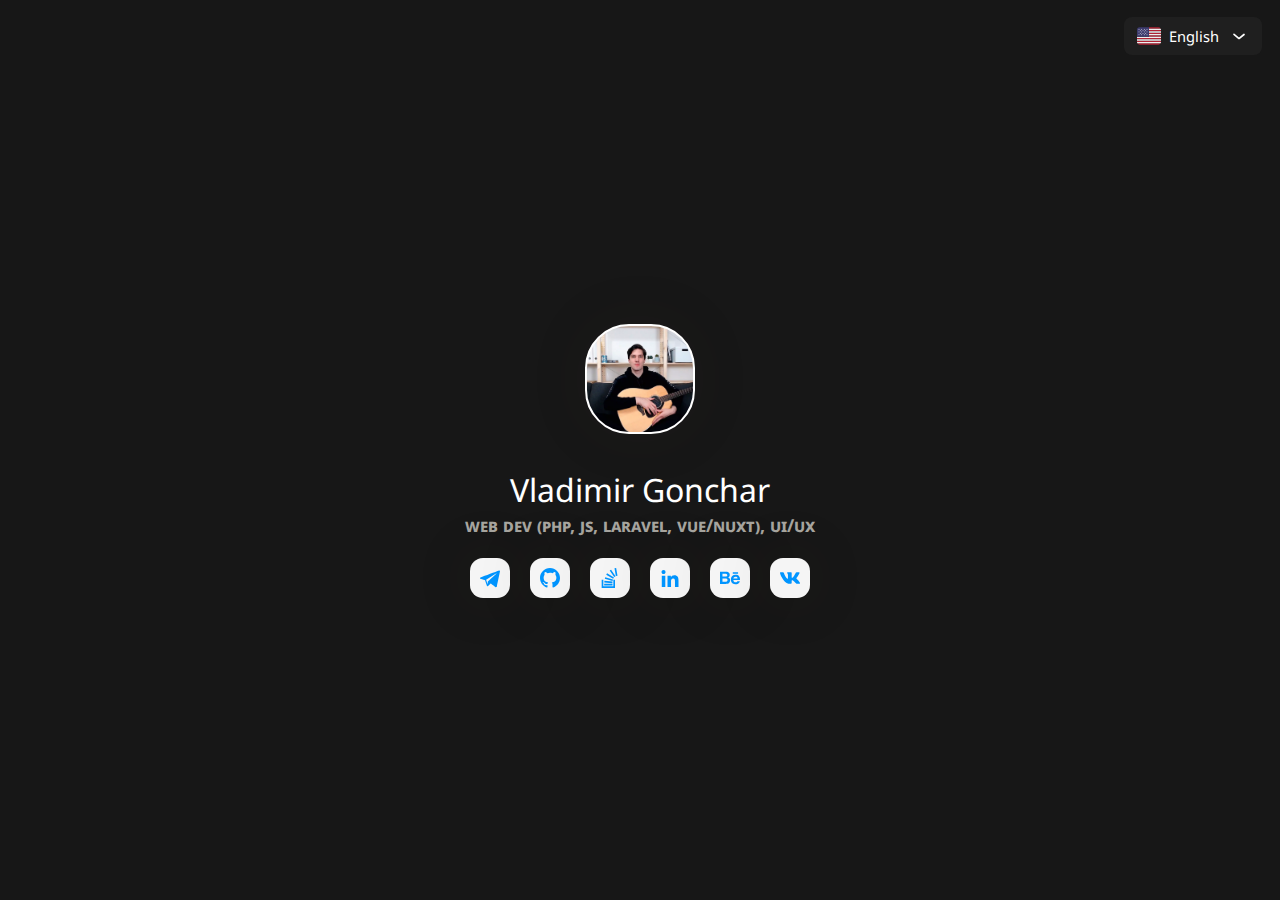
<file: en/index.html>
<!doctype html>
<html data-n-head-ssr>
  <head>
    <title>Erriour.Me</title><meta data-n-head="ssr" charset="utf-8"><meta data-n-head="ssr" name="viewport" content="width=device-width,initial-scale=1"><meta data-n-head="ssr" data-hid="author" name="author" content="Vladimir Gonchar (https://vk.com/erriour)"><meta data-n-head="ssr" data-hid="description" name="description" content="Personal site Erriour.Me about technologies and web development"><meta data-n-head="ssr" data-hid="og:url" property="og:url" content="https://erriour.me/en"><link data-n-head="ssr" rel="icon" type="image/svg+xml" href="/static/favicon.svg"><link data-n-head="ssr" rel="prefetch" type="image/svg+xml" href="/static/favicon.svg" as="image"><link data-n-head="ssr" href="https://mc.yandex.ru/metrika/tag.js" rel="preload" as="script"><link rel="stylesheet" href="/_nuxt/css/de207ea.css"><link rel="stylesheet" href="/_nuxt/css/24e7074.css"><link rel="stylesheet" href="/_nuxt/css/b290809.css"><link rel="stylesheet" href="/_nuxt/css/946cc55.css"><link rel="preload" href="/_nuxt/static/1667587850/en/payload.js" as="script"><link rel="preload" href="/_nuxt/static/1667587850/manifest.js" as="script">
  </head>
  <body>
    <div data-server-rendered="true" id="__nuxt"><!----><div id="__layout"><div><div class="lang-select"><div class="dropdown b-dropdown btn-group"><!----><button aria-haspopup="menu" aria-expanded="false" type="button" class="btn dropdown-toggle btn-link btn-lg mx-2 outline-none p-0 text-decoration-none lang-select__button dropdown-toggle-no-caret"><span class="d-flex align-items-center"><span class="mr-2 lang-select__flag"><svg class="icon"><use xlink:href="/static/sprites/main.svg#i-en"></use></svg></span> <span class="lang-select__title">
          English
        </span> <span class="lang-select__arrow"><svg class="icon"><use xlink:href="/static/sprites/main.svg#i-arrow"></use></svg></span></span></button><ul role="menu" tabindex="-1" class="dropdown-menu animate__animated animate__fadeIn animate__faster dropdown-menu-right"> <li role="presentation"><a href="/" role="menuitem" target="_self" class="dropdown-item nuxt-link-active lang-select__link"><svg class="icon lang-select__link-flag mr-1"><use xlink:href="/static/sprites/main.svg#i-ru"></use></svg> <span class="ml-2">
        Русский
      </span></a></li><li role="presentation"><a href="/en" aria-current="page" role="menuitem" target="_self" class="dropdown-item nuxt-link-exact-active nuxt-link-active lang-select__link"><svg class="icon lang-select__link-flag mr-1"><use xlink:href="/static/sprites/main.svg#i-en"></use></svg> <span class="ml-2">
        English
      </span></a></li></ul></div></div> <div class="main-page d-flex flex-column align-items-center justify-content-center"><div class="avatar main-page__avatar"><img src="/static/images/avatar.webp" alt="Erriour's avatar"></div> <div class="main-page__name">Vladimir Gonchar</div> <div class="main-page__status">
    Web dev (PHP, JS, Laravel, Vue/Nuxt), UI/UX
  </div> <div class="main-page__socials"><a title="I'm in Telegram" href="https://t.me/erriour" target="_blank"><svg class="icon"><use xlink:href="/static/sprites/main.svg#i-telegram"></use></svg></a> <a title="I'm in Github" href="https://github.com/ErriourMe" target="_blank"><svg class="icon"><use xlink:href="/static/sprites/main.svg#i-github"></use></svg></a> <a title="I'm in StackOverflow" href="https://ru.stackoverflow.com/users/300171" target="_blank"><svg class="icon"><use xlink:href="/static/sprites/main.svg#i-stackoverflow"></use></svg></a> <a title="I'm in LinkedIn" href="https://www.linkedin.com/in/vladimir-gonchar-433627161/" target="_blank"><svg class="icon linkedin-icon"><use xlink:href="/static/sprites/main.svg#i-linkedin"></use></svg></a> <a title="I'm in Behance" href="https://www.behance.net/erriour" target="_blank"><svg class="icon"><use xlink:href="/static/sprites/main.svg#i-behance"></use></svg></a> <a title="I'm in VK" href="https://vk.com/erriour" target="_blank"><svg class="icon"><use xlink:href="/static/sprites/main.svg#i-vk"></use></svg></a></div></div></div></div></div><script>window.__NUXT__={staticAssetsBase:"/_nuxt/static/1667587850",serverRendered:!0,routePath:'"/en"'}</script><script src="/_nuxt/7c5d967.js" defer></script><script src="/_nuxt/7180451.js" defer></script><script src="/_nuxt/1127cf1.js" defer></script><script src="/_nuxt/40d2c2a.js" defer></script><script src="/_nuxt/12c813f.js" defer></script><script src="/_nuxt/0bd2fd0.js" defer></script>
  </body>
</html>
</file>
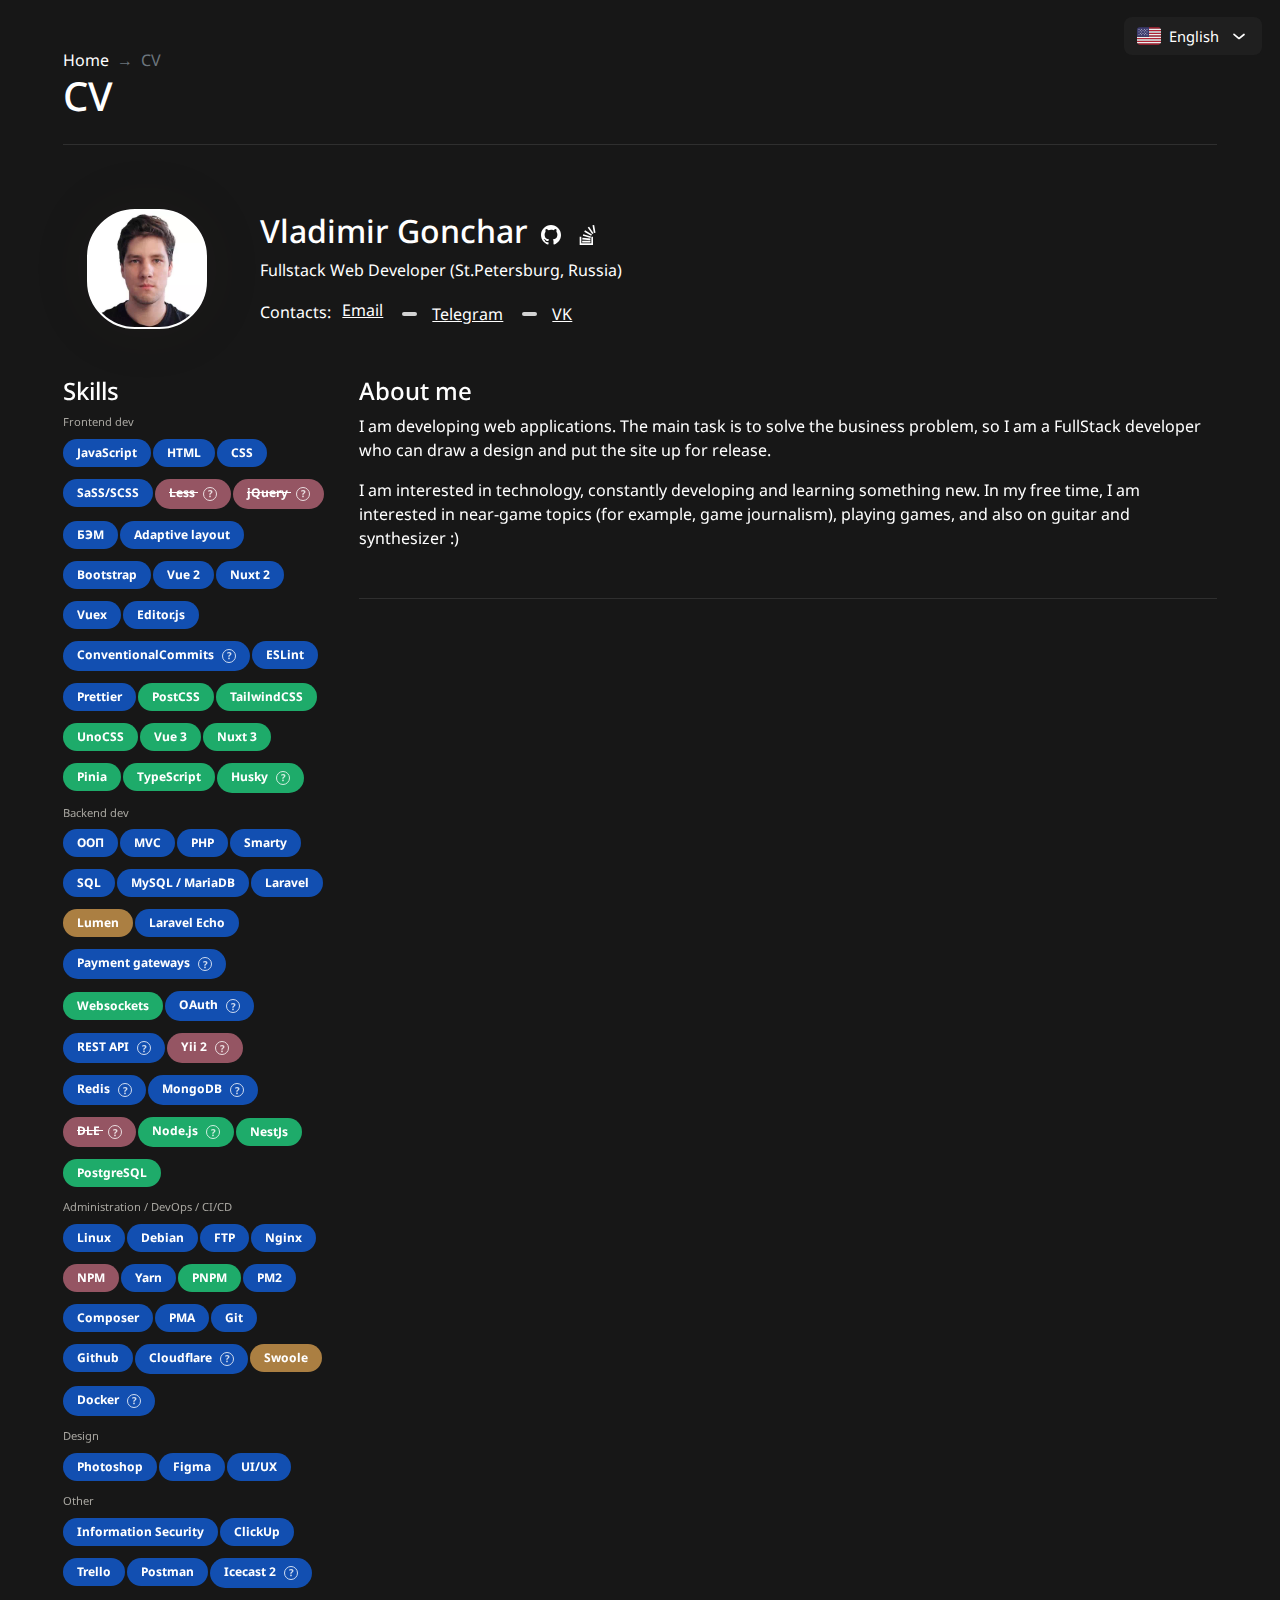
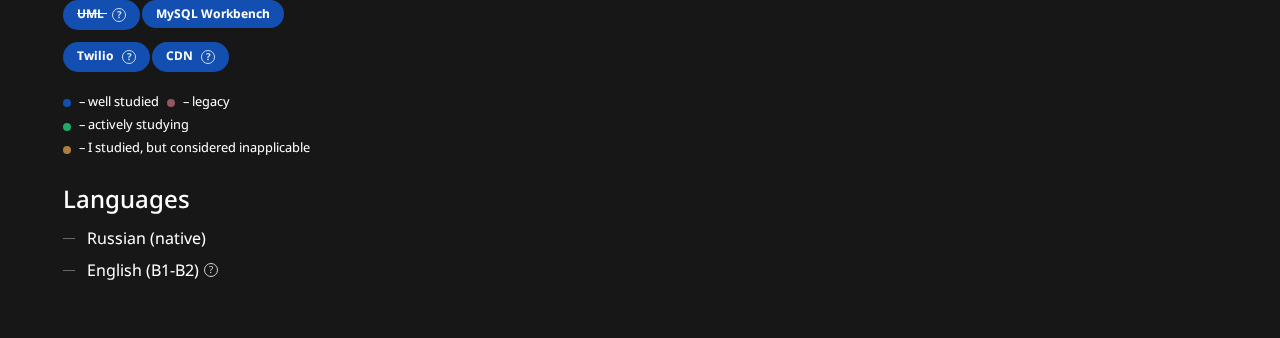
<file: en/cv/index.html>
<!doctype html>
<html data-n-head-ssr>
  <head>
    <title>CV — Vladimir Gonchar</title><meta data-n-head="ssr" charset="utf-8"><meta data-n-head="ssr" name="viewport" content="width=device-width,initial-scale=1"><meta data-n-head="ssr" data-hid="author" name="author" content="Vladimir Gonchar (https://vk.com/erriour)"><meta data-n-head="ssr" data-hid="description" name="description" content="CV of Vladimir Gonchar, Fullstack Web Developer"><meta data-n-head="ssr" data-hid="og:url" property="og:url" content="https://erriour.me/en/cv"><link data-n-head="ssr" rel="icon" type="image/svg+xml" href="/static/favicon.svg"><link data-n-head="ssr" rel="prefetch" type="image/svg+xml" href="/static/favicon.svg" as="image"><link data-n-head="ssr" href="https://mc.yandex.ru/metrika/tag.js" rel="preload" as="script"><link rel="stylesheet" href="/_nuxt/css/de207ea.css"><link rel="stylesheet" href="/_nuxt/css/24e7074.css"><link rel="stylesheet" href="/_nuxt/css/b290809.css"><link rel="stylesheet" href="/_nuxt/css/e98bcad.css"><link rel="stylesheet" href="/_nuxt/css/f53c7cf.css"><link rel="stylesheet" href="/_nuxt/css/2287aa2.css"><link rel="preload" href="/_nuxt/static/1667587850/en/cv/payload.js" as="script"><link rel="preload" href="/_nuxt/static/1667587850/manifest.js" as="script">
  </head>
  <body>
    <div data-server-rendered="true" id="__nuxt"><!----><div id="__layout"><div><div class="lang-select"><div class="dropdown b-dropdown btn-group"><!----><button aria-haspopup="menu" aria-expanded="false" type="button" class="btn dropdown-toggle btn-link btn-lg mx-2 outline-none p-0 text-decoration-none lang-select__button dropdown-toggle-no-caret"><span class="d-flex align-items-center"><span class="mr-2 lang-select__flag"><svg class="icon"><use xlink:href="/static/sprites/main.svg#i-en"></use></svg></span> <span class="lang-select__title">
          English
        </span> <span class="lang-select__arrow"><svg class="icon"><use xlink:href="/static/sprites/main.svg#i-arrow"></use></svg></span></span></button><ul role="menu" tabindex="-1" class="dropdown-menu animate__animated animate__fadeIn animate__faster dropdown-menu-right"> <li role="presentation"><a href="/cv" role="menuitem" target="_self" class="dropdown-item lang-select__link"><svg class="icon lang-select__link-flag mr-1"><use xlink:href="/static/sprites/main.svg#i-ru"></use></svg> <span class="ml-2">
        Русский
      </span></a></li><li role="presentation"><a href="/en/cv" aria-current="page" role="menuitem" target="_self" class="dropdown-item nuxt-link-exact-active nuxt-link-active lang-select__link"><svg class="icon lang-select__link-flag mr-1"><use xlink:href="/static/sprites/main.svg#i-en"></use></svg> <span class="ml-2">
        English
      </span></a></li></ul></div></div> <div class="page p-5 cv-page"><div class="container"><div class="page__header"><ol class="breadcrumb header__breadcrumbs justify-content-center justify-content-md-start"><li class="breadcrumb-item"><a href="/" target="_self">Home</a></li><li class="breadcrumb-item active"><span aria-current="location">CV</span></li></ol> <div class="row"><div class="col-12 col-md-8 text-center text-md-left"><h1>CV</h1></div> <div class="col-12 col-md-4 d-flex align-items-center justify-content-center justify-content-md-end mt-3 mt-md-0"></div></div></div> <div class="row"><div class="col-12"><hr> <div class="row pt-5"><div class="col-12 col-md-3 col-xl-2 d-flex justify-content-center"><div class="avatar cv-page__avatar"><img src="/static/images/avatar2.webp" alt="Photo" draggable="false"></div></div> <div class="col-12 col-md-9 col-xl-10 d-flex flex-column justify-content-center align-items-center align-items-md-start mt-4 mt-md-0"><div class="d-flex align-items-center cv-page__title flex-column flex-md-row"><h2 class="text-center text-md-start">Vladimir Gonchar</h2> <span class="d-print-none"><a href="https://github.com/ErriourMe" target="_blank" title="GitHub"><svg class="icon"><use xlink:href="/static/sprites/main.svg#i-github"></use></svg></a> <a href="https://ru.stackoverflow.com/users/300171" target="_blank" title="🇷🇺 StackOverfow"><svg class="icon"><use xlink:href="/static/sprites/main.svg#i-stackoverflow"></use></svg></a></span></div> <div class="cv-page__role text-center text-md-start mt-3 mt-md-0"><p>Fullstack Web Developer (St.Petersburg, Russia)</p></div> <div class="cv-page__contacts flex-column flex-md-row text-center text-md-start mt-3 mt-md-0">
        Contacts:
        <span class="mt-2 mt-md-0"><a href="mailto:erriour.me@gmail.com" class="cv-page__contact">
            Email
          </a> <a href="https://t.me/erriour" title="Primary contact" class="cv-page__contact">
            Telegram
          </a> <a href="https://vk.me/erriour" class="cv-page__contact">
            VK
          </a></span></div></div></div> <div class="row mt-5"><div class="col-12 col-xl-3"><div class="position-sticky" style="top:20px"><div class="cv-page__sidebar-block"><h3 class="d-flex align-items-center">
            Skills
            </h3> <div><div class="help cv-page__sidebar-help">Frontend dev</div> <div><a href="#" class="badge badge-pill badge-primary">
                JavaScript
                <!----></a><a href="#" class="badge badge-pill badge-primary">
                HTML
                <!----></a><a href="#" class="badge badge-pill badge-primary">
                CSS
                <!----></a><a href="#" class="badge badge-pill badge-primary">
                SaSS/SCSS
                <!----></a><a title="Does anyone use it when there is SCSS? :)" href="#" class="badge badge-pill badge-legacy" style="text-decoration:line-through">
                Less
                <span class="help-icon">?</span></a><a title="The technology is outdated, I use it only for transferring to new technologies" href="#" class="badge badge-pill badge-legacy" style="text-decoration:line-through">
                jQuery
                <span class="help-icon">?</span></a><a href="#" class="badge badge-pill badge-primary">
                БЭМ
                <!----></a><a href="#" class="badge badge-pill badge-primary">
                Adaptive layout
                <!----></a><a href="#" class="badge badge-pill badge-primary">
                Bootstrap
                <!----></a><a href="#" class="badge badge-pill badge-primary">
                Vue 2
                <!----></a><a href="#" class="badge badge-pill badge-primary">
                Nuxt 2
                <!----></a><a href="#" class="badge badge-pill badge-primary">
                Vuex
                <!----></a><a href="#" class="badge badge-pill badge-primary">
                Editor.js
                <!----></a><a title="Standartization for commits in Git" href="#" class="badge badge-pill badge-primary">
                ConventionalCommits
                <span class="help-icon">?</span></a><a href="#" class="badge badge-pill badge-primary">
                ESLint
                <!----></a><a href="#" class="badge badge-pill badge-primary">
                Prettier
                <!----></a><a href="#" class="badge badge-pill badge-success">
                PostCSS
                <!----></a><a href="#" class="badge badge-pill badge-success">
                TailwindCSS
                <!----></a><a href="#" class="badge badge-pill badge-success">
                UnoCSS
                <!----></a><a href="#" class="badge badge-pill badge-success">
                Vue 3
                <!----></a><a href="#" class="badge badge-pill badge-success">
                Nuxt 3
                <!----></a><a href="#" class="badge badge-pill badge-success">
                Pinia
                <!----></a><a href="#" class="badge badge-pill badge-success">
                TypeScript
                <!----></a><a title="Linter for commits in Git" href="#" class="badge badge-pill badge-success">
                Husky
                <span class="help-icon">?</span></a></div></div><div><div class="help cv-page__sidebar-help">Backend dev</div> <div><a href="#" class="badge badge-pill badge-primary">
                ООП
                <!----></a><a href="#" class="badge badge-pill badge-primary">
                MVC
                <!----></a><a href="#" class="badge badge-pill badge-primary">
                PHP
                <!----></a><a href="#" class="badge badge-pill badge-primary">
                Smarty
                <!----></a><a href="#" class="badge badge-pill badge-primary">
                SQL
                <!----></a><a href="#" class="badge badge-pill badge-primary">
                MySQL / MariaDB
                <!----></a><a href="#" class="badge badge-pill badge-primary">
                Laravel
                <!----></a><a href="#" class="badge badge-pill badge-orange">
                Lumen
                <!----></a><a href="#" class="badge badge-pill badge-primary">
                Laravel Echo
                <!----></a><a title="I worked with cashiers to receive payments: Unitpay, MyKassa, FreeKassa (old and new), Enot.io, Qiwi, Robokassa, Tinkoff" href="#" class="badge badge-pill badge-primary">
                Payment gateways
                <span class="help-icon">?</span></a><a href="#" class="badge badge-pill badge-success">
                Websockets
                <!----></a><a title="Authentication to site through social networks: VK, Yandex, Discord, Steam (Laravel Social Providers)" href="#" class="badge badge-pill badge-primary">
                OAuth
                <span class="help-icon">?</span></a><a title="Basically, I develop the entire backend as an API, which is necessary for a modern frontend :)" href="#" class="badge badge-pill badge-primary">
                REST API
                <span class="help-icon">?</span></a><a title="Bad framework" href="#" class="badge badge-pill badge-legacy">
                Yii 2
                <span class="help-icon">?</span></a><a title="Basic knowledge" href="#" class="badge badge-pill badge-primary">
                Redis
                <span class="help-icon">?</span></a><a title="Basic knowledge" href="#" class="badge badge-pill badge-primary">
                MongoDB
                <span class="help-icon">?</span></a><a title="I developed modules for this CMS at the very beginning, legacy already" href="#" class="badge badge-pill badge-legacy" style="text-decoration:line-through">
                DLE
                <span class="help-icon">?</span></a><a title="I started to figure out to migrate from PHP" href="#" class="badge badge-pill badge-success">
                Node.js
                <span class="help-icon">?</span></a><a href="#" class="badge badge-pill badge-success">
                NestJs
                <!----></a><a href="#" class="badge badge-pill badge-success">
                PostgreSQL
                <!----></a></div></div><div><div class="help cv-page__sidebar-help">Administration / DevOps / CI/CD</div> <div><a href="#" class="badge badge-pill badge-primary">
                Linux
                <!----></a><a href="#" class="badge badge-pill badge-primary">
                Debian
                <!----></a><a href="#" class="badge badge-pill badge-primary">
                FTP
                <!----></a><a href="#" class="badge badge-pill badge-primary">
                Nginx
                <!----></a><a href="#" class="badge badge-pill badge-legacy">
                NPM
                <!----></a><a href="#" class="badge badge-pill badge-primary">
                Yarn
                <!----></a><a href="#" class="badge badge-pill badge-success">
                PNPM
                <!----></a><a href="#" class="badge badge-pill badge-primary">
                PM2
                <!----></a><a href="#" class="badge badge-pill badge-primary">
                Composer
                <!----></a><a href="#" class="badge badge-pill badge-primary">
                PMA
                <!----></a><a href="#" class="badge badge-pill badge-primary">
                Git
                <!----></a><a href="#" class="badge badge-pill badge-primary">
                Github
                <!----></a><a title="Using DNS, SSL certificates and DDoS protection" href="#" class="badge badge-pill badge-primary">
                Cloudflare
                <span class="help-icon">?</span></a><a href="#" class="badge badge-pill badge-orange">
                Swoole
                <!----></a><a title="For CI/CD" href="#" class="badge badge-pill badge-primary">
                Docker
                <span class="help-icon">?</span></a></div></div><div><div class="help cv-page__sidebar-help">Design</div> <div><a href="#" class="badge badge-pill badge-primary">
                Photoshop
                <!----></a><a href="#" class="badge badge-pill badge-primary">
                Figma
                <!----></a><a href="#" class="badge badge-pill badge-primary">
                UI/UX
                <!----></a></div></div><div><div class="help cv-page__sidebar-help">Other</div> <div><a href="#" class="badge badge-pill badge-primary">
                Information Security
                <!----></a><a href="#" class="badge badge-pill badge-primary">
                ClickUp
                <!----></a><a href="#" class="badge badge-pill badge-primary">
                Trello
                <!----></a><a href="#" class="badge badge-pill badge-primary">
                Postman
                <!----></a><a title="Broadcasting" href="#" class="badge badge-pill badge-primary">
                Icecast 2
                <span class="help-icon">?</span></a><a title="Not in tihis life (:" href="#" class="badge badge-pill badge-primary" style="text-decoration:line-through">
                UML
                <span class="help-icon">?</span></a><a href="#" class="badge badge-pill badge-primary">
                MySQL Workbench
                <!----></a><a title="I worked with SMS recieving and trasmitting, whit online calls" href="#" class="badge badge-pill badge-primary">
                Twilio
                <span class="help-icon">?</span></a><a title="Cloudinary" href="#" class="badge badge-pill badge-primary">
                CDN
                <span class="help-icon">?</span></a></div></div> <div class="d-flex align-items-center flex-wrap mt-2"><div class="legend mr-2"><span class="legend__icon bg-primary"></span> <span class="legend__text ml-2 mb-1">– well studied</span></div> <div class="legend mr-2"><span class="legend__icon bg-legacy"></span> <span class="legend__text ml-2 mb-1">– legacy</span></div> <div class="legend mr-2"><span class="legend__icon bg-success"></span> <span class="legend__text ml-2 mb-1">– actively studying</span></div> <div class="legend mr-2"><span class="legend__icon bg-orange"></span> <span class="legend__text ml-2 mb-1">– I studied, but considered inapplicable
              </span></div></div> <div class="cv-page__sidebar-block mt-4"><h3 class="d-flex align-items-center">
              Languages
            </h3> <div><ul><li>
                  Russian (native)
                  <!----></li><li>
                  English (B1-B2)
                  <span title="Free reading of documentation" class="help-icon">
                    ?
                  </span></li></ul></div></div></div></div></div> <div class="col-12 col-xl-9 mt-5 mt-xl-0"><h3>About me</h3> <div>
    <p>I am developing web applications. The main task is to solve the business problem, so I am a FullStack developer who can draw a design and put the site up for release.</p>
    <p>I am interested in technology, constantly developing and learning something new. In my free time, I am interested in near-game topics (for example, game journalism), playing games, and also on guitar and synthesizer :)</p>
  </div> <div class="tabs mt-5 d-print-none"><!----><div><ul role="tablist" class="nav nav-tabs"><!----><!----></ul></div><div class="tab-content"><div role="tabpanel" aria-hidden="true" class="tab-pane" style="display:none"><div class="timeline"><div class="timeline-item"><div class="timeline-item__title"><h3>Fullstack web-developer (Modern Citi Group)</h3> <div class="help">
      Jan 2021 - present time, remote work (NY, USA)</div></div> <div class="timeline-item__description">
      I'm creating information infrastructure and systems for the construction business. Mainly CRM development. Creating a new version for the main site (including redesign).
      <div class="mt-3"><a href="https://moderncitigroup.com" target="_blank" rel="nofollow noopener" class="btn btn-interface btn-sm">
          moderncitigroup.com
        </a></div></div></div><div class="timeline-item"><div class="timeline-item__title"><h3>Freelance</h3> <div class="help">
      Jun 2018 - Dec 2020<!----> <!----></div></div> <div class="timeline-item__description">
      Generally, web application development: PHP as the main programming language, Laravel as API + Vue.js/Nuxt.js as a client application (using Bootstrap). Development of web design skills (transition to Figma). Layout as a secondary task (Webpack + LoDash + SCS).
      <div class="mt-3"></div></div></div><div class="timeline-item"><div class="timeline-item__title"><h3>Specialist (Vladivostk state university of economics and service)</h3> <div class="help">
      Jan 2019 - Aug 2020, office (Vladivostok, Russia)</div></div> <div class="timeline-item__description">
      Development and support of university services (from design to release), layout of templates, work with websites (assembly through an internal constructor with partial code writing). Figma/Photoshop, PHP, Smarty, CSS, HTML, Bootstrap3/4, SQL. Experience with Yii2, MsSQL.
      <div class="mt-3"></div></div></div><div class="timeline-item"><div class="timeline-item__title"><h3>Freelance</h3> <div class="help">
      Jan 2015 — Jun 2018<!----> <!----></div></div> <div class="timeline-item__description">
      Generally, design (Photoshop) and layout (HTML, CSS/LESS, jQuery, Bootstrap)
      <div class="mt-3"></div></div></div></div></div> <div role="tabpanel" aria-hidden="true" class="tab-pane" style="display:none"><div class="timeline"><div class="timeline-item"><div class="timeline-item__title"><h3>Web development (Software Engineering)</h3> <div class="help">
      2021 - 2022, ITMO,
      St.Petersburg, Russia
    </div></div> <div class="timeline-item__description">
      
    </div></div><div class="timeline-item"><div class="timeline-item__title"><h3>Mobile and network technologies (Applied Computer Science)</h3> <div class="help">
      2020 - 2021, ITMO,
      St.Petersburg, Russia
    </div></div> <div class="timeline-item__description">
      Transferred to the "Web development" speciality
    </div></div><div class="timeline-item"><div class="timeline-item__title"><h3>Automation of business processes (Applied Computer Science)</h3> <div class="help">
      2016 - 2020, VVSU,
      Vladivostok, Russia
    </div></div> <div class="timeline-item__description">
      
    </div></div></div></div> <!----><!----></div></div> <div class="d-none d-print-block mt-4"><h2>Work</h2> <div class="timeline"><div class="timeline-item"><div class="timeline-item__title"><h3>Fullstack web-developer (Modern Citi Group)</h3> <div class="help">
      Jan 2021 - present time, remote work (NY, USA)</div></div> <div class="timeline-item__description">
      I'm creating information infrastructure and systems for the construction business. Mainly CRM development. Creating a new version for the main site (including redesign).
      <div class="mt-3"><a href="https://moderncitigroup.com" target="_blank" rel="nofollow noopener" class="btn btn-interface btn-sm">
          moderncitigroup.com
        </a></div></div></div><div class="timeline-item"><div class="timeline-item__title"><h3>Freelance</h3> <div class="help">
      Jun 2018 - Dec 2020<!----> <!----></div></div> <div class="timeline-item__description">
      Generally, web application development: PHP as the main programming language, Laravel as API + Vue.js/Nuxt.js as a client application (using Bootstrap). Development of web design skills (transition to Figma). Layout as a secondary task (Webpack + LoDash + SCS).
      <div class="mt-3"></div></div></div><div class="timeline-item"><div class="timeline-item__title"><h3>Specialist (Vladivostk state university of economics and service)</h3> <div class="help">
      Jan 2019 - Aug 2020, office (Vladivostok, Russia)</div></div> <div class="timeline-item__description">
      Development and support of university services (from design to release), layout of templates, work with websites (assembly through an internal constructor with partial code writing). Figma/Photoshop, PHP, Smarty, CSS, HTML, Bootstrap3/4, SQL. Experience with Yii2, MsSQL.
      <div class="mt-3"></div></div></div><div class="timeline-item"><div class="timeline-item__title"><h3>Freelance</h3> <div class="help">
      Jan 2015 — Jun 2018<!----> <!----></div></div> <div class="timeline-item__description">
      Generally, design (Photoshop) and layout (HTML, CSS/LESS, jQuery, Bootstrap)
      <div class="mt-3"></div></div></div></div> <hr class="my-4"> <h2>Education</h2> <div class="timeline"><div class="timeline-item"><div class="timeline-item__title"><h3>Web development (Software Engineering)</h3> <div class="help">
      2021 - 2022, ITMO,
      St.Petersburg, Russia
    </div></div> <div class="timeline-item__description">
      
    </div></div><div class="timeline-item"><div class="timeline-item__title"><h3>Mobile and network technologies (Applied Computer Science)</h3> <div class="help">
      2020 - 2021, ITMO,
      St.Petersburg, Russia
    </div></div> <div class="timeline-item__description">
      Transferred to the "Web development" speciality
    </div></div><div class="timeline-item"><div class="timeline-item__title"><h3>Automation of business processes (Applied Computer Science)</h3> <div class="help">
      2016 - 2020, VVSU,
      Vladivostok, Russia
    </div></div> <div class="timeline-item__description">
      
    </div></div></div> <!----></div></div></div></div></div></div></div></div></div></div><script>window.__NUXT__={staticAssetsBase:"/_nuxt/static/1667587850",serverRendered:!0,routePath:'"/en/cv"'}</script><script src="/_nuxt/7c5d967.js" defer></script><script src="/_nuxt/7180451.js" defer></script><script src="/_nuxt/f2be696.js" defer></script><script src="/_nuxt/8aa855b.js" defer></script><script src="/_nuxt/0e98a6d.js" defer></script><script src="/_nuxt/8956b53.js" defer></script><script src="/_nuxt/62170ab.js" defer></script><script src="/_nuxt/8adbdaf.js" defer></script><script src="/_nuxt/40d2c2a.js" defer></script><script src="/_nuxt/12c813f.js" defer></script><script src="/_nuxt/0bd2fd0.js" defer></script>
  </body>
</html>
</file>
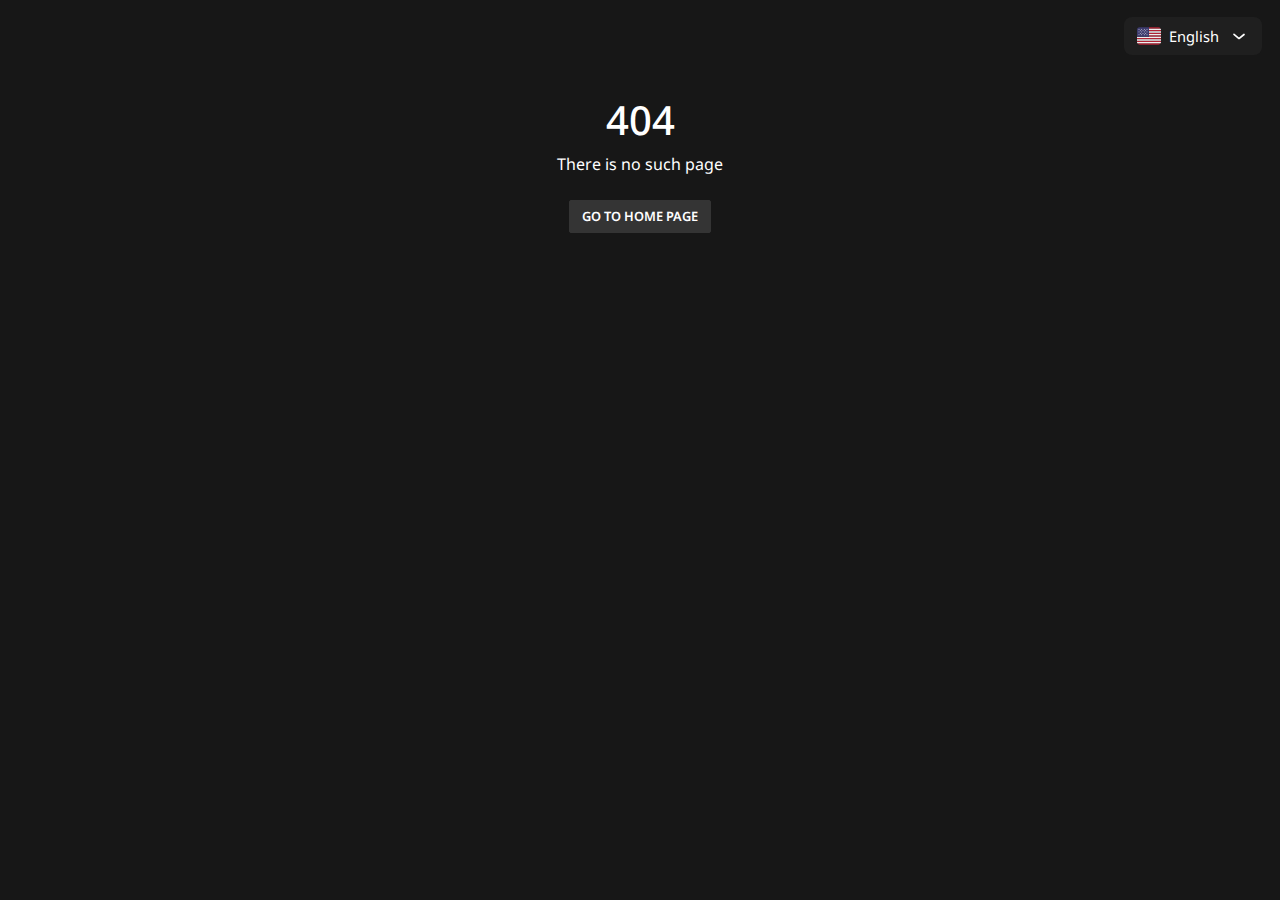
<file: 200.html>
<!doctype html>
<html>
  <head>
    <title>Erriour.me</title><meta data-n-head="1" charset="utf-8"><meta data-n-head="1" name="viewport" content="width=device-width,initial-scale=1"><meta data-n-head="1" data-hid="author" name="author" content="Vladimir Gonchar (https://vk.com/erriour)"><link data-n-head="1" rel="icon" type="image/svg+xml" href="/static/favicon.svg"><link data-n-head="1" rel="prefetch" type="image/svg+xml" href="/static/favicon.svg" as="image"><link data-n-head="1" href="https://mc.yandex.ru/metrika/tag.js" rel="preload" as="script">
  <link href="/_nuxt/css/de207ea.css" rel="stylesheet"><link href="/_nuxt/css/24e7074.css" rel="stylesheet"></head>
  <body>
    <div id="__nuxt"><style>#nuxt-loading{background:#fff;visibility:hidden;opacity:0;position:absolute;left:0;right:0;top:0;bottom:0;display:flex;justify-content:center;align-items:center;flex-direction:column;animation:nuxtLoadingIn 10s ease;-webkit-animation:nuxtLoadingIn 10s ease;animation-fill-mode:forwards;overflow:hidden}@keyframes nuxtLoadingIn{0%{visibility:hidden;opacity:0}20%{visibility:visible;opacity:0}100%{visibility:visible;opacity:1}}@-webkit-keyframes nuxtLoadingIn{0%{visibility:hidden;opacity:0}20%{visibility:visible;opacity:0}100%{visibility:visible;opacity:1}}#nuxt-loading>div,#nuxt-loading>div:after{border-radius:50%;width:5rem;height:5rem}#nuxt-loading>div{font-size:10px;position:relative;text-indent:-9999em;border:.5rem solid #f5f5f5;border-left:.5rem solid #0095ff;-webkit-transform:translateZ(0);-ms-transform:translateZ(0);transform:translateZ(0);-webkit-animation:nuxtLoading 1.1s infinite linear;animation:nuxtLoading 1.1s infinite linear}#nuxt-loading.error>div{border-left:.5rem solid #ff4500;animation-duration:5s}@-webkit-keyframes nuxtLoading{0%{-webkit-transform:rotate(0);transform:rotate(0)}100%{-webkit-transform:rotate(360deg);transform:rotate(360deg)}}@keyframes nuxtLoading{0%{-webkit-transform:rotate(0);transform:rotate(0)}100%{-webkit-transform:rotate(360deg);transform:rotate(360deg)}}</style><script>window.addEventListener("error",function(){var e=document.getElementById("nuxt-loading");e&&(e.className+=" error")})</script><div id="nuxt-loading" aria-live="polite" role="status"><div>Loading...</div></div></div><script>window.__NUXT__={config:{_app:{basePath:"/",assetsPath:"/_nuxt/",cdnURL:null}},staticAssetsBase:"/_nuxt/static/1667587850"}</script>
  <script src="/_nuxt/7c5d967.js"></script><script src="/_nuxt/40d2c2a.js"></script><script src="/_nuxt/12c813f.js"></script><script src="/_nuxt/0bd2fd0.js"></script></body>
</html>
</file>
<file: _nuxt/css/de207ea.css>
.nuxt-progress{position:fixed;top:0;left:0;right:0;height:2px;width:0;opacity:1;transition:width .1s,opacity .4s;background-color:#0095ff;z-index:999999}.nuxt-progress.nuxt-progress-notransition{transition:none}.nuxt-progress-failed{background-color:red}fieldset[disabled] .multiselect{pointer-events:none}.multiselect__spinner{position:absolute;right:1px;top:1px;width:48px;height:35px;background:#fff;display:block}.multiselect__spinner:after,.multiselect__spinner:before{position:absolute;content:"";top:50%;left:50%;margin:-8px 0 0 -8px;width:16px;height:16px;border-radius:100%;border:2px solid transparent;border-top-color:#41b883;box-shadow:0 0 0 1px transparent}.multiselect__spinner:before{animation:spinning 2.4s cubic-bezier(.41,.26,.2,.62);animation-iteration-count:infinite}.multiselect__spinner:after{animation:spinning 2.4s cubic-bezier(.51,.09,.21,.8);animation-iteration-count:infinite}.multiselect__loading-enter-active,.multiselect__loading-leave-active{transition:opacity .4s ease-in-out;opacity:1}.multiselect__loading-enter,.multiselect__loading-leave-active{opacity:0}.multiselect,.multiselect__input,.multiselect__single{font-family:inherit;font-size:16px;touch-action:manipulation}.multiselect{box-sizing:content-box;display:block;position:relative;width:100%;min-height:40px;text-align:left;color:#35495e}.multiselect *{box-sizing:border-box}.multiselect:focus{outline:none}.multiselect--disabled{background:#ededed;pointer-events:none;opacity:.6}.multiselect--active{z-index:50}.multiselect--active:not(.multiselect--above) .multiselect__current,.multiselect--active:not(.multiselect--above) .multiselect__input,.multiselect--active:not(.multiselect--above) .multiselect__tags{border-bottom-left-radius:0;border-bottom-right-radius:0}.multiselect--active .multiselect__select{transform:rotate(180deg)}.multiselect--above.multiselect--active .multiselect__current,.multiselect--above.multiselect--active .multiselect__input,.multiselect--above.multiselect--active .multiselect__tags{border-top-left-radius:0;border-top-right-radius:0}.multiselect__input,.multiselect__single{position:relative;display:inline-block;min-height:20px;line-height:20px;border:none;border-radius:5px;background:#fff;padding:0 0 0 5px;width:100%;transition:border .1s ease;box-sizing:border-box;margin-bottom:8px;vertical-align:top}.multiselect__input::-moz-placeholder{color:#35495e}.multiselect__input::placeholder{color:#35495e}.multiselect__tag~.multiselect__input,.multiselect__tag~.multiselect__single{width:auto}.multiselect__input:hover,.multiselect__single:hover{border-color:#cfcfcf}.multiselect__input:focus,.multiselect__single:focus{border-color:#a8a8a8;outline:none}.multiselect__single{padding-left:5px;margin-bottom:8px}.multiselect__tags-wrap{display:inline}.multiselect__tags{min-height:40px;display:block;padding:8px 40px 0 8px;border-radius:5px;border:1px solid #e8e8e8;background:#fff;font-size:14px}.multiselect__tag{position:relative;display:inline-block;padding:4px 26px 4px 10px;border-radius:5px;margin-right:10px;color:#fff;line-height:1;background:#41b883;margin-bottom:5px;white-space:nowrap;overflow:hidden;max-width:100%;text-overflow:ellipsis}.multiselect__tag-icon{cursor:pointer;margin-left:7px;position:absolute;right:0;top:0;bottom:0;font-weight:700;font-style:normal;width:22px;text-align:center;line-height:22px;transition:all .2s ease;border-radius:5px}.multiselect__tag-icon:after{content:"\D7";color:#266d4d;font-size:14px}.multiselect__tag-icon:focus,.multiselect__tag-icon:hover{background:#369a6e}.multiselect__tag-icon:focus:after,.multiselect__tag-icon:hover:after{color:#fff}.multiselect__current{min-height:40px;overflow:hidden;padding:8px 30px 0 12px;white-space:nowrap;border-radius:5px;border:1px solid #e8e8e8}.multiselect__current,.multiselect__select{line-height:16px;box-sizing:border-box;display:block;margin:0;text-decoration:none;cursor:pointer}.multiselect__select{position:absolute;width:40px;height:38px;right:1px;top:1px;padding:4px 8px;text-align:center;transition:transform .2s ease}.multiselect__select:before{position:relative;right:0;top:65%;color:#999;margin-top:4px;border-color:#999 transparent transparent;border-style:solid;border-width:5px 5px 0;content:""}.multiselect__placeholder{color:#adadad;display:inline-block;margin-bottom:10px;padding-top:2px}.multiselect--active .multiselect__placeholder{display:none}.multiselect__content-wrapper{position:absolute;display:block;background:#fff;width:100%;max-height:240px;overflow:auto;border:1px solid #e8e8e8;border-top:none;border-bottom-left-radius:5px;border-bottom-right-radius:5px;z-index:50;-webkit-overflow-scrolling:touch}.multiselect__content{list-style:none;display:inline-block;padding:0;margin:0;min-width:100%;vertical-align:top}.multiselect--above .multiselect__content-wrapper{bottom:100%;border-bottom-left-radius:0;border-bottom-right-radius:0;border-top-left-radius:5px;border-top-right-radius:5px;border-bottom:none;border-top:1px solid #e8e8e8}.multiselect__content::webkit-scrollbar{display:none}.multiselect__element{display:block}.multiselect__option{display:block;padding:12px;min-height:40px;line-height:16px;text-decoration:none;text-transform:none;vertical-align:middle;position:relative;cursor:pointer;white-space:nowrap}.multiselect__option:after{top:0;right:0;position:absolute;line-height:40px;padding-right:12px;padding-left:20px;font-size:13px}.multiselect__option--highlight{background:#41b883;outline:none;color:#fff}.multiselect__option--highlight:after{content:attr(data-select);background:#41b883;color:#fff}.multiselect__option--selected{background:#f3f3f3;color:#35495e;font-weight:700}.multiselect__option--selected:after{content:attr(data-selected);color:silver}.multiselect__option--selected.multiselect__option--highlight{background:#ff6a6a;color:#fff}.multiselect__option--selected.multiselect__option--highlight:after{background:#ff6a6a;content:attr(data-deselect);color:#fff}.multiselect--disabled .multiselect__current,.multiselect--disabled .multiselect__select{background:#ededed;color:#a6a6a6}.multiselect__option--disabled{background:#ededed!important;color:#a6a6a6!important;cursor:text;pointer-events:none}.multiselect__option--group{background:#ededed;color:#35495e}.multiselect__option--group.multiselect__option--highlight{background:#35495e;color:#fff}.multiselect__option--group.multiselect__option--highlight:after{background:#35495e}.multiselect__option--disabled.multiselect__option--highlight{background:#dedede}.multiselect__option--group-selected.multiselect__option--highlight{background:#ff6a6a;color:#fff}.multiselect__option--group-selected.multiselect__option--highlight:after{background:#ff6a6a;content:attr(data-deselect);color:#fff}.multiselect-enter-active,.multiselect-leave-active{transition:all .15s ease}.multiselect-enter,.multiselect-leave-active{opacity:0}.multiselect__strong{margin-bottom:8px;line-height:20px;display:inline-block;vertical-align:top}[dir=rtl] .multiselect{text-align:right}[dir=rtl] .multiselect__select{right:auto;left:1px}[dir=rtl] .multiselect__tags{padding:8px 8px 0 40px}[dir=rtl] .multiselect__content{text-align:right}[dir=rtl] .multiselect__option:after{right:auto;left:0}[dir=rtl] .multiselect__clear{right:auto;left:12px}[dir=rtl] .multiselect__spinner{right:auto;left:1px}@keyframes spinning{0%{transform:rotate(0)}to{transform:rotate(2turn)}}
/*!
 * Viewer.js v1.11.0
 * https://fengyuanchen.github.io/viewerjs
 *
 * Copyright 2015-present Chen Fengyuan
 * Released under the MIT license
 *
 * Date: 2022-10-16T06:41:23.145Z
 */.viewer-close:before,.viewer-flip-horizontal:before,.viewer-flip-vertical:before,.viewer-fullscreen-exit:before,.viewer-fullscreen:before,.viewer-next:before,.viewer-one-to-one:before,.viewer-play:before,.viewer-prev:before,.viewer-reset:before,.viewer-rotate-left:before,.viewer-rotate-right:before,.viewer-zoom-in:before,.viewer-zoom-out:before{background-image:url("[data-uri]");background-repeat:no-repeat;background-size:280px;color:transparent;display:block;font-size:0;height:20px;line-height:0;width:20px}.viewer-zoom-in:before{background-position:0 0;content:"Zoom In"}.viewer-zoom-out:before{background-position:-20px 0;content:"Zoom Out"}.viewer-one-to-one:before{background-position:-40px 0;content:"One to One"}.viewer-reset:before{background-position:-60px 0;content:"Reset"}.viewer-prev:before{background-position:-80px 0;content:"Previous"}.viewer-play:before{background-position:-100px 0;content:"Play"}.viewer-next:before{background-position:-120px 0;content:"Next"}.viewer-rotate-left:before{background-position:-140px 0;content:"Rotate Left"}.viewer-rotate-right:before{background-position:-160px 0;content:"Rotate Right"}.viewer-flip-horizontal:before{background-position:-180px 0;content:"Flip Horizontal"}.viewer-flip-vertical:before{background-position:-200px 0;content:"Flip Vertical"}.viewer-fullscreen:before{background-position:-220px 0;content:"Enter Full Screen"}.viewer-fullscreen-exit:before{background-position:-240px 0;content:"Exit Full Screen"}.viewer-close:before{background-position:-260px 0;content:"Close"}.viewer-container{bottom:0;direction:ltr;font-size:0;left:0;line-height:0;overflow:hidden;position:absolute;right:0;-webkit-tap-highlight-color:transparent;top:0;touch-action:none;-webkit-touch-callout:none;-webkit-user-select:none;-moz-user-select:none;user-select:none}.viewer-container::-moz-selection,.viewer-container ::-moz-selection{background-color:transparent}.viewer-container::selection,.viewer-container ::selection{background-color:transparent}.viewer-container:focus{outline:0}.viewer-container img{display:block;height:auto;max-height:none!important;max-width:none!important;min-height:0!important;min-width:0!important;width:100%}.viewer-canvas{bottom:0;left:0;overflow:hidden;position:absolute;right:0;top:0}.viewer-canvas>img{height:auto;margin:15px auto;max-width:90%!important;width:auto}.viewer-footer{bottom:0;left:0;overflow:hidden;position:absolute;right:0;text-align:center}.viewer-navbar{background-color:rgba(0,0,0,.5);overflow:hidden}.viewer-list{box-sizing:content-box;height:50px;margin:0;overflow:hidden;padding:1px 0}.viewer-list>li{color:transparent;cursor:pointer;float:left;font-size:0;height:50px;line-height:0;opacity:.5;overflow:hidden;transition:opacity .15s;width:30px}.viewer-list>li:focus,.viewer-list>li:hover{opacity:.75}.viewer-list>li:focus{outline:0}.viewer-list>li+li{margin-left:1px}.viewer-list>.viewer-loading{position:relative}.viewer-list>.viewer-loading:after{border-width:2px;height:20px;margin-left:-10px;margin-top:-10px;width:20px}.viewer-list>.viewer-active,.viewer-list>.viewer-active:focus,.viewer-list>.viewer-active:hover{opacity:1}.viewer-player{background-color:#000;bottom:0;cursor:none;display:none;right:0;z-index:1}.viewer-player,.viewer-player>img{left:0;position:absolute;top:0}.viewer-toolbar>ul{display:inline-block;margin:0 auto 5px;overflow:hidden;padding:6px 3px}.viewer-toolbar>ul>li{background-color:rgba(0,0,0,.5);border-radius:50%;cursor:pointer;float:left;height:24px;overflow:hidden;transition:background-color .15s;width:24px}.viewer-toolbar>ul>li:focus,.viewer-toolbar>ul>li:hover{background-color:rgba(0,0,0,.8)}.viewer-toolbar>ul>li:focus{box-shadow:0 0 3px #fff;outline:0;position:relative;z-index:1}.viewer-toolbar>ul>li:before{margin:2px}.viewer-toolbar>ul>li+li{margin-left:1px}.viewer-toolbar>ul>.viewer-small{height:18px;margin-bottom:3px;margin-top:3px;width:18px}.viewer-toolbar>ul>.viewer-small:before{margin:-1px}.viewer-toolbar>ul>.viewer-large{height:30px;margin-bottom:-3px;margin-top:-3px;width:30px}.viewer-toolbar>ul>.viewer-large:before{margin:5px}.viewer-tooltip{background-color:rgba(0,0,0,.8);border-radius:10px;color:#fff;display:none;font-size:12px;height:20px;left:50%;line-height:20px;margin-left:-25px;margin-top:-10px;position:absolute;text-align:center;top:50%;width:50px}.viewer-title{color:#ccc;display:inline-block;font-size:12px;line-height:1.2;margin:5px 5%;max-width:90%;min-height:14px;opacity:.8;overflow:hidden;text-overflow:ellipsis;transition:opacity .15s;white-space:nowrap}.viewer-title:hover{opacity:1}.viewer-button{-webkit-app-region:no-drag;background-color:rgba(0,0,0,.5);border-radius:50%;cursor:pointer;height:80px;overflow:hidden;position:absolute;right:-40px;top:-40px;transition:background-color .15s;width:80px}.viewer-button:focus,.viewer-button:hover{background-color:rgba(0,0,0,.8)}.viewer-button:focus{box-shadow:0 0 3px #fff;outline:0}.viewer-button:before{bottom:15px;left:15px;position:absolute}.viewer-fixed{position:fixed}.viewer-open{overflow:hidden}.viewer-show{display:block}.viewer-hide{display:none}.viewer-backdrop{background-color:rgba(0,0,0,.5)}.viewer-invisible{visibility:hidden}.viewer-move{cursor:move;cursor:grab}.viewer-fade{opacity:0}.viewer-in{opacity:1}.viewer-transition{transition:all .3s}@keyframes viewer-spinner{0%{transform:rotate(0deg)}to{transform:rotate(1turn)}}.viewer-loading:after{animation:viewer-spinner 1s linear infinite;border:4px solid hsla(0,0%,100%,.1);border-left-color:hsla(0,0%,100%,.5);border-radius:50%;content:"";display:inline-block;height:40px;left:50%;margin-left:-20px;margin-top:-20px;position:absolute;top:50%;width:40px;z-index:1}@media (max-width:767px){.viewer-hide-xs-down{display:none}}@media (max-width:991px){.viewer-hide-sm-down{display:none}}@media (max-width:1199px){.viewer-hide-md-down{display:none}}.vti__flag.be{width:18px}.vti__flag.ch{width:15px}.vti__flag.mc{width:19px}.vti__flag.ne{width:18px}.vti__flag.np{width:13px}.vti__flag.va{width:15px}@media only screen and (-webkit-min-device-pixel-ratio:2),only screen and (min-device-pixel-ratio:2),only screen and (min-resolution:2dppx),only screen and (min-resolution:192dpi){.vti__flag{background-size:5630px 15px}}.vti__flag.ac{height:10px;background-position:0 0}.vti__flag.ad{height:14px;background-position:-22px 0}.vti__flag.ae{height:10px;background-position:-44px 0}.vti__flag.af{height:14px;background-position:-66px 0}.vti__flag.ag{height:14px;background-position:-88px 0}.vti__flag.ai{height:10px;background-position:-110px 0}.vti__flag.al{height:15px;background-position:-132px 0}.vti__flag.am{height:10px;background-position:-154px 0}.vti__flag.ao{height:14px;background-position:-176px 0}.vti__flag.aq{height:14px;background-position:-198px 0}.vti__flag.ar{height:13px;background-position:-220px 0}.vti__flag.as{height:10px;background-position:-242px 0}.vti__flag.at{height:14px;background-position:-264px 0}.vti__flag.au{height:10px;background-position:-286px 0}.vti__flag.aw{height:14px;background-position:-308px 0}.vti__flag.ax{height:13px;background-position:-330px 0}.vti__flag.az{height:10px;background-position:-352px 0}.vti__flag.ba{height:10px;background-position:-374px 0}.vti__flag.bb{height:14px;background-position:-396px 0}.vti__flag.bd{height:12px;background-position:-418px 0}.vti__flag.be{height:15px;background-position:-440px 0}.vti__flag.bf{height:14px;background-position:-460px 0}.vti__flag.bg{height:12px;background-position:-482px 0}.vti__flag.bh{height:12px;background-position:-504px 0}.vti__flag.bi{height:12px;background-position:-526px 0}.vti__flag.bj{height:14px;background-position:-548px 0}.vti__flag.bl{height:14px;background-position:-570px 0}.vti__flag.bm{height:10px;background-position:-592px 0}.vti__flag.bn{height:10px;background-position:-614px 0}.vti__flag.bo{height:14px;background-position:-636px 0}.vti__flag.bq{height:14px;background-position:-658px 0}.vti__flag.br{height:14px;background-position:-680px 0}.vti__flag.bs{height:10px;background-position:-702px 0}.vti__flag.bt{height:14px;background-position:-724px 0}.vti__flag.bv{height:15px;background-position:-746px 0}.vti__flag.bw{height:14px;background-position:-768px 0}.vti__flag.by{height:10px;background-position:-790px 0}.vti__flag.bz{height:14px;background-position:-812px 0}.vti__flag.ca{height:10px;background-position:-834px 0}.vti__flag.cc{height:10px;background-position:-856px 0}.vti__flag.cd{height:15px;background-position:-878px 0}.vti__flag.cf{height:14px;background-position:-900px 0}.vti__flag.cg{height:14px;background-position:-922px 0}.vti__flag.ch{height:15px;background-position:-944px 0}.vti__flag.ci{height:14px;background-position:-961px 0}.vti__flag.ck{height:10px;background-position:-983px 0}.vti__flag.cl{height:14px;background-position:-1005px 0}.vti__flag.cm{height:14px;background-position:-1027px 0}.vti__flag.cn{height:14px;background-position:-1049px 0}.vti__flag.co{height:14px;background-position:-1071px 0}.vti__flag.cp{height:14px;background-position:-1093px 0}.vti__flag.cr{height:12px;background-position:-1115px 0}.vti__flag.cu{height:10px;background-position:-1137px 0}.vti__flag.cv{height:12px;background-position:-1159px 0}.vti__flag.cw{height:14px;background-position:-1181px 0}.vti__flag.cx{height:10px;background-position:-1203px 0}.vti__flag.cy{height:14px;background-position:-1225px 0}.vti__flag.cz{height:14px;background-position:-1247px 0}.vti__flag.de{height:12px;background-position:-1269px 0}.vti__flag.dg{height:10px;background-position:-1291px 0}.vti__flag.dj{height:14px;background-position:-1313px 0}.vti__flag.dk{height:15px;background-position:-1335px 0}.vti__flag.dm{height:10px;background-position:-1357px 0}.vti__flag.do{height:13px;background-position:-1379px 0}.vti__flag.dz{height:14px;background-position:-1401px 0}.vti__flag.ea{height:14px;background-position:-1423px 0}.vti__flag.ec{height:14px;background-position:-1445px 0}.vti__flag.ee{height:13px;background-position:-1467px 0}.vti__flag.eg{height:14px;background-position:-1489px 0}.vti__flag.eh{height:10px;background-position:-1511px 0}.vti__flag.er{height:10px;background-position:-1533px 0}.vti__flag.es{height:14px;background-position:-1555px 0}.vti__flag.et{height:10px;background-position:-1577px 0}.vti__flag.eu{height:14px;background-position:-1599px 0}.vti__flag.fi{height:12px;background-position:-1621px 0}.vti__flag.fj{height:10px;background-position:-1643px 0}.vti__flag.fk{height:10px;background-position:-1665px 0}.vti__flag.fm{height:11px;background-position:-1687px 0}.vti__flag.fo{height:15px;background-position:-1709px 0}.vti__flag.fr{height:14px;background-position:-1731px 0}.vti__flag.ga{height:15px;background-position:-1753px 0}.vti__flag.gb{height:10px;background-position:-1775px 0}.vti__flag.gd{height:12px;background-position:-1797px 0}.vti__flag.ge{height:14px;background-position:-1819px 0}.vti__flag.gf{height:14px;background-position:-1841px 0}.vti__flag.gg{height:14px;background-position:-1863px 0}.vti__flag.gh{height:14px;background-position:-1885px 0}.vti__flag.gi{height:10px;background-position:-1907px 0}.vti__flag.gl{height:14px;background-position:-1929px 0}.vti__flag.gm{height:14px;background-position:-1951px 0}.vti__flag.gn{height:14px;background-position:-1973px 0}.vti__flag.gp{height:14px;background-position:-1995px 0}.vti__flag.gq{height:14px;background-position:-2017px 0}.vti__flag.gr{height:14px;background-position:-2039px 0}.vti__flag.gs{height:10px;background-position:-2061px 0}.vti__flag.gt{height:13px;background-position:-2083px 0}.vti__flag.gu{height:11px;background-position:-2105px 0}.vti__flag.gw{height:10px;background-position:-2127px 0}.vti__flag.gy{height:12px;background-position:-2149px 0}.vti__flag.hk{height:14px;background-position:-2171px 0}.vti__flag.hm{height:10px;background-position:-2193px 0}.vti__flag.hn{height:10px;background-position:-2215px 0}.vti__flag.hr{height:10px;background-position:-2237px 0}.vti__flag.ht{height:12px;background-position:-2259px 0}.vti__flag.hu{height:10px;background-position:-2281px 0}.vti__flag.ic{height:14px;background-position:-2303px 0}.vti__flag.id{height:14px;background-position:-2325px 0}.vti__flag.ie{height:10px;background-position:-2347px 0}.vti__flag.il{height:15px;background-position:-2369px 0}.vti__flag.im{height:10px;background-position:-2391px 0}.vti__flag.in{height:14px;background-position:-2413px 0}.vti__flag.io{height:10px;background-position:-2435px 0}.vti__flag.iq{height:14px;background-position:-2457px 0}.vti__flag.ir{height:12px;background-position:-2479px 0}.vti__flag.is{height:15px;background-position:-2501px 0}.vti__flag.it{height:14px;background-position:-2523px 0}.vti__flag.je{height:12px;background-position:-2545px 0}.vti__flag.jm{height:10px;background-position:-2567px 0}.vti__flag.jo{height:10px;background-position:-2589px 0}.vti__flag.jp{height:14px;background-position:-2611px 0}.vti__flag.ke{height:14px;background-position:-2633px 0}.vti__flag.kg{height:12px;background-position:-2655px 0}.vti__flag.kh{height:13px;background-position:-2677px 0}.vti__flag.ki{height:10px;background-position:-2699px 0}.vti__flag.km{height:12px;background-position:-2721px 0}.vti__flag.kn{height:14px;background-position:-2743px 0}.vti__flag.kp{height:10px;background-position:-2765px 0}.vti__flag.kr{height:14px;background-position:-2787px 0}.vti__flag.kw{height:10px;background-position:-2809px 0}.vti__flag.ky{height:10px;background-position:-2831px 0}.vti__flag.kz{height:10px;background-position:-2853px 0}.vti__flag.la{height:14px;background-position:-2875px 0}.vti__flag.lb{height:14px;background-position:-2897px 0}.vti__flag.lc{height:10px;background-position:-2919px 0}.vti__flag.li{height:12px;background-position:-2941px 0}.vti__flag.lk{height:10px;background-position:-2963px 0}.vti__flag.lr{height:11px;background-position:-2985px 0}.vti__flag.ls{height:14px;background-position:-3007px 0}.vti__flag.lt{height:12px;background-position:-3029px 0}.vti__flag.lu{height:12px;background-position:-3051px 0}.vti__flag.lv{height:10px;background-position:-3073px 0}.vti__flag.ly{height:10px;background-position:-3095px 0}.vti__flag.ma{height:14px;background-position:-3117px 0}.vti__flag.mc{height:15px;background-position:-3139px 0}.vti__flag.md{height:10px;background-position:-3160px 0}.vti__flag.me{height:10px;background-position:-3182px 0}.vti__flag.mf{height:14px;background-position:-3204px 0}.vti__flag.mg{height:14px;background-position:-3226px 0}.vti__flag.mh{height:11px;background-position:-3248px 0}.vti__flag.mk{height:10px;background-position:-3270px 0}.vti__flag.ml{height:14px;background-position:-3292px 0}.vti__flag.mm{height:14px;background-position:-3314px 0}.vti__flag.mn{height:10px;background-position:-3336px 0}.vti__flag.mo{height:14px;background-position:-3358px 0}.vti__flag.mp{height:10px;background-position:-3380px 0}.vti__flag.mq{height:14px;background-position:-3402px 0}.vti__flag.mr{height:14px;background-position:-3424px 0}.vti__flag.ms{height:10px;background-position:-3446px 0}.vti__flag.mt{height:14px;background-position:-3468px 0}.vti__flag.mu{height:14px;background-position:-3490px 0}.vti__flag.mv{height:14px;background-position:-3512px 0}.vti__flag.mw{height:14px;background-position:-3534px 0}.vti__flag.mx{height:12px;background-position:-3556px 0}.vti__flag.my{height:10px;background-position:-3578px 0}.vti__flag.mz{height:14px;background-position:-3600px 0}.vti__flag.na{height:14px;background-position:-3622px 0}.vti__flag.nc{height:10px;background-position:-3644px 0}.vti__flag.ne{height:15px;background-position:-3666px 0}.vti__flag.nf{height:10px;background-position:-3686px 0}.vti__flag.ng{height:10px;background-position:-3708px 0}.vti__flag.ni{height:12px;background-position:-3730px 0}.vti__flag.nl{height:14px;background-position:-3752px 0}.vti__flag.no{height:15px;background-position:-3774px 0}.vti__flag.np{height:15px;background-position:-3796px 0}.vti__flag.nr{height:10px;background-position:-3811px 0}.vti__flag.nu{height:10px;background-position:-3833px 0}.vti__flag.nz{height:10px;background-position:-3855px 0}.vti__flag.om{height:10px;background-position:-3877px 0}.vti__flag.pa{height:14px;background-position:-3899px 0}.vti__flag.pe{height:14px;background-position:-3921px 0}.vti__flag.pf{height:14px;background-position:-3943px 0}.vti__flag.pg{height:15px;background-position:-3965px 0}.vti__flag.ph{height:10px;background-position:-3987px 0}.vti__flag.pk{height:14px;background-position:-4009px 0}.vti__flag.pl{height:13px;background-position:-4031px 0}.vti__flag.pm{height:14px;background-position:-4053px 0}.vti__flag.pn{height:10px;background-position:-4075px 0}.vti__flag.pr{height:14px;background-position:-4097px 0}.vti__flag.ps{height:10px;background-position:-4119px 0}.vti__flag.pt{height:14px;background-position:-4141px 0}.vti__flag.pw{height:13px;background-position:-4163px 0}.vti__flag.py{height:11px;background-position:-4185px 0}.vti__flag.qa{height:8px;background-position:-4207px 0}.vti__flag.re{height:14px;background-position:-4229px 0}.vti__flag.ro{height:14px;background-position:-4251px 0}.vti__flag.rs{height:14px;background-position:-4273px 0}.vti__flag.ru{height:14px;background-position:-4295px 0}.vti__flag.rw{height:14px;background-position:-4317px 0}.vti__flag.sa{height:14px;background-position:-4339px 0}.vti__flag.sb{height:10px;background-position:-4361px 0}.vti__flag.sc{height:10px;background-position:-4383px 0}.vti__flag.sd{height:10px;background-position:-4405px 0}.vti__flag.se{height:13px;background-position:-4427px 0}.vti__flag.sg{height:14px;background-position:-4449px 0}.vti__flag.sh{height:10px;background-position:-4471px 0}.vti__flag.si{height:10px;background-position:-4493px 0}.vti__flag.sj{height:15px;background-position:-4515px 0}.vti__flag.sk{height:14px;background-position:-4537px 0}.vti__flag.sl{height:14px;background-position:-4559px 0}.vti__flag.sm{height:15px;background-position:-4581px 0}.vti__flag.sn{height:14px;background-position:-4603px 0}.vti__flag.so{height:14px;background-position:-4625px 0}.vti__flag.sr{height:14px;background-position:-4647px 0}.vti__flag.ss{height:10px;background-position:-4669px 0}.vti__flag.st{height:10px;background-position:-4691px 0}.vti__flag.sv{height:12px;background-position:-4713px 0}.vti__flag.sx{height:14px;background-position:-4735px 0}.vti__flag.sy{height:14px;background-position:-4757px 0}.vti__flag.sz{height:14px;background-position:-4779px 0}.vti__flag.ta{height:10px;background-position:-4801px 0}.vti__flag.tc{height:10px;background-position:-4823px 0}.vti__flag.td{height:14px;background-position:-4845px 0}.vti__flag.tf{height:14px;background-position:-4867px 0}.vti__flag.tg{height:13px;background-position:-4889px 0}.vti__flag.th{height:14px;background-position:-4911px 0}.vti__flag.tj{height:10px;background-position:-4933px 0}.vti__flag.tk{height:10px;background-position:-4955px 0}.vti__flag.tl{height:10px;background-position:-4977px 0}.vti__flag.tm{height:14px;background-position:-4999px 0}.vti__flag.tn{height:14px;background-position:-5021px 0}.vti__flag.to{height:10px;background-position:-5043px 0}.vti__flag.tr{height:14px;background-position:-5065px 0}.vti__flag.tt{height:12px;background-position:-5087px 0}.vti__flag.tv{height:10px;background-position:-5109px 0}.vti__flag.tw{height:14px;background-position:-5131px 0}.vti__flag.tz{height:14px;background-position:-5153px 0}.vti__flag.ua{height:14px;background-position:-5175px 0}.vti__flag.ug{height:14px;background-position:-5197px 0}.vti__flag.um{height:11px;background-position:-5219px 0}.vti__flag.us{height:11px;background-position:-5241px 0}.vti__flag.uy{height:14px;background-position:-5263px 0}.vti__flag.uz{height:10px;background-position:-5285px 0}.vti__flag.va{height:15px;background-position:-5307px 0}.vti__flag.vc{height:14px;background-position:-5324px 0}.vti__flag.ve{height:14px;background-position:-5346px 0}.vti__flag.vg{height:10px;background-position:-5368px 0}.vti__flag.vi{height:14px;background-position:-5390px 0}.vti__flag.vn{height:14px;background-position:-5412px 0}.vti__flag.vu{height:12px;background-position:-5434px 0}.vti__flag.wf{height:14px;background-position:-5456px 0}.vti__flag.ws{height:10px;background-position:-5478px 0}.vti__flag.xk{height:15px;background-position:-5500px 0}.vti__flag.ye{height:14px;background-position:-5522px 0}.vti__flag.yt{height:14px;background-position:-5544px 0}.vti__flag.za{height:14px;background-position:-5566px 0}.vti__flag.zm{height:14px;background-position:-5588px 0}.vti__flag.zw{height:10px;background-position:-5610px 0}.vti__flag{width:20px;height:15px;box-shadow:0 0 1px 0 #888;background-image:url([data-uri]);background-repeat:no-repeat;background-color:#dbdbdb;background-position:20px 0}@media only screen and (-webkit-min-device-pixel-ratio:2),only screen and (min-device-pixel-ratio:2),only screen and (min-resolution:2dppx),only screen and (min-resolution:192dpi){.vti__flag{background-image:url([data-uri])}}.vti__flag.np{background-color:transparent}.vue-tel-input{border-radius:3px;display:flex;border:1px solid #bbb;text-align:left}.vue-tel-input.disabled .dropdown,.vue-tel-input.disabled .selection,.vue-tel-input.disabled input{cursor:no-drop}.vue-tel-input[focus-within]{box-shadow:inset 0 1px 1px rgba(0,0,0,.075),0 0 8px rgba(102,175,233,.6);border-color:#66afe9}.vue-tel-input:focus-within{box-shadow:inset 0 1px 1px rgba(0,0,0,.075),0 0 8px rgba(102,175,233,.6);border-color:#66afe9}.vti__dropdown{display:flex;flex-direction:column;align-content:center;justify-content:center;position:relative;padding:7px;cursor:pointer}.vti__dropdown.show{max-height:300px;overflow:scroll}.vti__dropdown.disabled,.vti__dropdown.open{background-color:#f3f3f3}.vti__dropdown.disabled{cursor:no-drop;outline:none}.vti__dropdown:hover{background-color:#f3f3f3}.vti__selection{font-size:.8em;display:flex;align-items:center}.vti__selection .vti__country-code{color:#666}.vti__flag-wrapper{display:inline-block;width:30px;text-align:center}.vti__flag{margin-right:5px;margin-left:5px}.vti__dropdown-list{z-index:1;padding:0;margin:0;text-align:left;list-style:none;max-height:200px;overflow-y:scroll;position:absolute;left:-1px;background-color:#fff;border:1px solid #ccc}.vti__dropdown-list.below{top:33px}.vti__dropdown-list.above{top:auto;bottom:100%}.vti__dropdown-arrow{transform:scaleY(.5);display:inline-block;color:#666}.vti__dropdown-item{cursor:pointer;padding:4px 15px}.vti__dropdown-item.highlighted{background-color:#f3f3f3}.vti__dropdown-item.last-preferred{border-bottom:1px solid #cacaca}.vti__dropdown-item .vti__flag{display:inline-block;margin-right:5px}.vti__input{border:none;border-radius:0 2px 2px 0;width:100%;outline:none;padding-left:7px}.vti__search_box{border:1px solid #ccc;width:94%;padding:7px;margin:2px}
</file>
<file: _nuxt/css/24e7074.css>
@import url(https://fonts.googleapis.com/css2?family=Noto+Sans:ital,wght@0,400;0,500;0,700;1,400&display=swap);.w-5{width:5%!important}.w-10{width:10%!important}.w-15{width:15%!important}.w-20{width:20%!important}.w-30{width:30%!important}.w-35{width:35%!important}.w-40{width:40%!important}.w-45{width:45%!important}.w-55{width:55%!important}.w-60{width:60%!important}.w-65{width:65%!important}.w-70{width:70%!important}.w-80{width:80%!important}.w-85{width:85%!important}.w-90{width:90%!important}.w-95{width:95%!important}.h-5{height:5%!important}.h-10{height:10%!important}.h-15{height:15%!important}.h-20{height:20%!important}.h-30{height:30%!important}.h-35{height:35%!important}.h-40{height:40%!important}.h-45{height:45%!important}.h-55{height:55%!important}.h-60{height:60%!important}.h-65{height:65%!important}.h-70{height:70%!important}.h-80{height:80%!important}.h-85{height:85%!important}.h-90{height:90%!important}.h-95{height:95%!important}.ml-n1px{margin-left:-1px!important}.mr-n1px{margin-right:-1px!important}.mt-n1px{margin-top:-1px!important}.mb-n1px{margin-bottom:-1px!important}@media(min-width:1px){.w-xs-5{width:5%!important}.w-xs-10{width:10%!important}.w-xs-15{width:15%!important}.w-xs-20{width:20%!important}.w-xs-25{width:25%!important}.w-xs-30{width:30%!important}.w-xs-35{width:35%!important}.w-xs-40{width:40%!important}.w-xs-45{width:45%!important}.w-xs-50{width:50%!important}.w-xs-55{width:55%!important}.w-xs-60{width:60%!important}.w-xs-65{width:65%!important}.w-xs-70{width:70%!important}.w-xs-75{width:75%!important}.w-xs-80{width:80%!important}.w-xs-85{width:85%!important}.w-xs-90{width:90%!important}.w-xs-95{width:95%!important}.w-xs-100{width:100%!important}.h-xs-5{height:5%!important}.h-xs-10{height:10%!important}.h-xs-15{height:15%!important}.h-xs-20{height:20%!important}.h-xs-25{height:25%!important}.h-xs-30{height:30%!important}.h-xs-35{height:35%!important}.h-xs-40{height:40%!important}.h-xs-45{height:45%!important}.h-xs-50{height:50%!important}.h-xs-55{height:55%!important}.h-xs-60{height:60%!important}.h-xs-65{height:65%!important}.h-xs-70{height:70%!important}.h-xs-75{height:75%!important}.h-xs-80{height:80%!important}.h-xs-85{height:85%!important}.h-xs-90{height:90%!important}.h-xs-95{height:95%!important}.h-xs-100{height:100%!important}.w-xs-auto{width:auto!important}.h-xs-auto{height:auto!important}.ml-xs-n1px{margin-left:-1px!important}.mr-xs-n1px{margin-right:-1px!important}.mt-xs-n1px{margin-top:-1px!important}.mb-xs-n1px{margin-bottom:-1px!important}}@media(min-width:576px){.w-sm-5{width:5%!important}.w-sm-10{width:10%!important}.w-sm-15{width:15%!important}.w-sm-20{width:20%!important}.w-sm-25{width:25%!important}.w-sm-30{width:30%!important}.w-sm-35{width:35%!important}.w-sm-40{width:40%!important}.w-sm-45{width:45%!important}.w-sm-50{width:50%!important}.w-sm-55{width:55%!important}.w-sm-60{width:60%!important}.w-sm-65{width:65%!important}.w-sm-70{width:70%!important}.w-sm-75{width:75%!important}.w-sm-80{width:80%!important}.w-sm-85{width:85%!important}.w-sm-90{width:90%!important}.w-sm-95{width:95%!important}.w-sm-100{width:100%!important}.h-sm-5{height:5%!important}.h-sm-10{height:10%!important}.h-sm-15{height:15%!important}.h-sm-20{height:20%!important}.h-sm-25{height:25%!important}.h-sm-30{height:30%!important}.h-sm-35{height:35%!important}.h-sm-40{height:40%!important}.h-sm-45{height:45%!important}.h-sm-50{height:50%!important}.h-sm-55{height:55%!important}.h-sm-60{height:60%!important}.h-sm-65{height:65%!important}.h-sm-70{height:70%!important}.h-sm-75{height:75%!important}.h-sm-80{height:80%!important}.h-sm-85{height:85%!important}.h-sm-90{height:90%!important}.h-sm-95{height:95%!important}.h-sm-100{height:100%!important}.w-sm-auto{width:auto!important}.h-sm-auto{height:auto!important}.ml-sm-n1px{margin-left:-1px!important}.mr-sm-n1px{margin-right:-1px!important}.mt-sm-n1px{margin-top:-1px!important}.mb-sm-n1px{margin-bottom:-1px!important}}@media(min-width:768px){.w-md-5{width:5%!important}.w-md-10{width:10%!important}.w-md-15{width:15%!important}.w-md-20{width:20%!important}.w-md-25{width:25%!important}.w-md-30{width:30%!important}.w-md-35{width:35%!important}.w-md-40{width:40%!important}.w-md-45{width:45%!important}.w-md-50{width:50%!important}.w-md-55{width:55%!important}.w-md-60{width:60%!important}.w-md-65{width:65%!important}.w-md-70{width:70%!important}.w-md-75{width:75%!important}.w-md-80{width:80%!important}.w-md-85{width:85%!important}.w-md-90{width:90%!important}.w-md-95{width:95%!important}.w-md-100{width:100%!important}.h-md-5{height:5%!important}.h-md-10{height:10%!important}.h-md-15{height:15%!important}.h-md-20{height:20%!important}.h-md-25{height:25%!important}.h-md-30{height:30%!important}.h-md-35{height:35%!important}.h-md-40{height:40%!important}.h-md-45{height:45%!important}.h-md-50{height:50%!important}.h-md-55{height:55%!important}.h-md-60{height:60%!important}.h-md-65{height:65%!important}.h-md-70{height:70%!important}.h-md-75{height:75%!important}.h-md-80{height:80%!important}.h-md-85{height:85%!important}.h-md-90{height:90%!important}.h-md-95{height:95%!important}.h-md-100{height:100%!important}.w-md-auto{width:auto!important}.h-md-auto{height:auto!important}.ml-md-n1px{margin-left:-1px!important}.mr-md-n1px{margin-right:-1px!important}.mt-md-n1px{margin-top:-1px!important}.mb-md-n1px{margin-bottom:-1px!important}}@media(min-width:992px){.w-lg-5{width:5%!important}.w-lg-10{width:10%!important}.w-lg-15{width:15%!important}.w-lg-20{width:20%!important}.w-lg-25{width:25%!important}.w-lg-30{width:30%!important}.w-lg-35{width:35%!important}.w-lg-40{width:40%!important}.w-lg-45{width:45%!important}.w-lg-50{width:50%!important}.w-lg-55{width:55%!important}.w-lg-60{width:60%!important}.w-lg-65{width:65%!important}.w-lg-70{width:70%!important}.w-lg-75{width:75%!important}.w-lg-80{width:80%!important}.w-lg-85{width:85%!important}.w-lg-90{width:90%!important}.w-lg-95{width:95%!important}.w-lg-100{width:100%!important}.h-lg-5{height:5%!important}.h-lg-10{height:10%!important}.h-lg-15{height:15%!important}.h-lg-20{height:20%!important}.h-lg-25{height:25%!important}.h-lg-30{height:30%!important}.h-lg-35{height:35%!important}.h-lg-40{height:40%!important}.h-lg-45{height:45%!important}.h-lg-50{height:50%!important}.h-lg-55{height:55%!important}.h-lg-60{height:60%!important}.h-lg-65{height:65%!important}.h-lg-70{height:70%!important}.h-lg-75{height:75%!important}.h-lg-80{height:80%!important}.h-lg-85{height:85%!important}.h-lg-90{height:90%!important}.h-lg-95{height:95%!important}.h-lg-100{height:100%!important}.w-lg-auto{width:auto!important}.h-lg-auto{height:auto!important}.ml-lg-n1px{margin-left:-1px!important}.mr-lg-n1px{margin-right:-1px!important}.mt-lg-n1px{margin-top:-1px!important}.mb-lg-n1px{margin-bottom:-1px!important}}@media(min-width:1200px){.w-xl-5{width:5%!important}.w-xl-10{width:10%!important}.w-xl-15{width:15%!important}.w-xl-20{width:20%!important}.w-xl-25{width:25%!important}.w-xl-30{width:30%!important}.w-xl-35{width:35%!important}.w-xl-40{width:40%!important}.w-xl-45{width:45%!important}.w-xl-50{width:50%!important}.w-xl-55{width:55%!important}.w-xl-60{width:60%!important}.w-xl-65{width:65%!important}.w-xl-70{width:70%!important}.w-xl-75{width:75%!important}.w-xl-80{width:80%!important}.w-xl-85{width:85%!important}.w-xl-90{width:90%!important}.w-xl-95{width:95%!important}.w-xl-100{width:100%!important}.h-xl-5{height:5%!important}.h-xl-10{height:10%!important}.h-xl-15{height:15%!important}.h-xl-20{height:20%!important}.h-xl-25{height:25%!important}.h-xl-30{height:30%!important}.h-xl-35{height:35%!important}.h-xl-40{height:40%!important}.h-xl-45{height:45%!important}.h-xl-50{height:50%!important}.h-xl-55{height:55%!important}.h-xl-60{height:60%!important}.h-xl-65{height:65%!important}.h-xl-70{height:70%!important}.h-xl-75{height:75%!important}.h-xl-80{height:80%!important}.h-xl-85{height:85%!important}.h-xl-90{height:90%!important}.h-xl-95{height:95%!important}.h-xl-100{height:100%!important}.w-xl-auto{width:auto!important}.h-xl-auto{height:auto!important}.ml-xl-n1px{margin-left:-1px!important}.mr-xl-n1px{margin-right:-1px!important}.mt-xl-n1px{margin-top:-1px!important}.mb-xl-n1px{margin-bottom:-1px!important}}@media(min-width:1700px){.w-xxl-5{width:5%!important}.w-xxl-10{width:10%!important}.w-xxl-15{width:15%!important}.w-xxl-20{width:20%!important}.w-xxl-25{width:25%!important}.w-xxl-30{width:30%!important}.w-xxl-35{width:35%!important}.w-xxl-40{width:40%!important}.w-xxl-45{width:45%!important}.w-xxl-50{width:50%!important}.w-xxl-55{width:55%!important}.w-xxl-60{width:60%!important}.w-xxl-65{width:65%!important}.w-xxl-70{width:70%!important}.w-xxl-75{width:75%!important}.w-xxl-80{width:80%!important}.w-xxl-85{width:85%!important}.w-xxl-90{width:90%!important}.w-xxl-95{width:95%!important}.w-xxl-100{width:100%!important}.h-xxl-5{height:5%!important}.h-xxl-10{height:10%!important}.h-xxl-15{height:15%!important}.h-xxl-20{height:20%!important}.h-xxl-25{height:25%!important}.h-xxl-30{height:30%!important}.h-xxl-35{height:35%!important}.h-xxl-40{height:40%!important}.h-xxl-45{height:45%!important}.h-xxl-50{height:50%!important}.h-xxl-55{height:55%!important}.h-xxl-60{height:60%!important}.h-xxl-65{height:65%!important}.h-xxl-70{height:70%!important}.h-xxl-75{height:75%!important}.h-xxl-80{height:80%!important}.h-xxl-85{height:85%!important}.h-xxl-90{height:90%!important}.h-xxl-95{height:95%!important}.h-xxl-100{height:100%!important}.w-xxl-auto{width:auto!important}.h-xxl-auto{height:auto!important}.ml-xxl-n1px{margin-left:-1px!important}.mr-xxl-n1px{margin-right:-1px!important}.mt-xxl-n1px{margin-top:-1px!important}.mb-xxl-n1px{margin-bottom:-1px!important}}.f-1{font-size:rem(1px)!important}.f-2{font-size:rem(2px)!important}.f-3{font-size:rem(3px)!important}.f-4{font-size:rem(4px)!important}.f-5{font-size:rem(5px)!important}.f-6{font-size:rem(6px)!important}.f-7{font-size:rem(7px)!important}.f-8{font-size:rem(8px)!important}.f-9{font-size:rem(9px)!important}.f-10{font-size:rem(10px)!important}.f-11{font-size:rem(11px)!important}.f-12{font-size:rem(12px)!important}.f-13{font-size:rem(13px)!important}.f-14{font-size:rem(14px)!important}.f-15{font-size:rem(15px)!important}.f-16{font-size:rem(16px)!important}.f-17{font-size:rem(17px)!important}.f-18{font-size:rem(18px)!important}.f-19{font-size:rem(19px)!important}.f-20{font-size:rem(20px)!important}.f-21{font-size:rem(21px)!important}.f-22{font-size:rem(22px)!important}.f-23{font-size:rem(23px)!important}.f-24{font-size:rem(24px)!important}.f-25{font-size:rem(25px)!important}.f-26{font-size:rem(26px)!important}.f-27{font-size:rem(27px)!important}.f-28{font-size:rem(28px)!important}.f-29{font-size:rem(29px)!important}.f-30{font-size:rem(30px)!important}.f-31{font-size:rem(31px)!important}.f-32{font-size:rem(32px)!important}.f-33{font-size:rem(33px)!important}.f-34{font-size:rem(34px)!important}.f-35{font-size:rem(35px)!important}.f-36{font-size:rem(36px)!important}.f-37{font-size:rem(37px)!important}.f-38{font-size:rem(38px)!important}.f-39{font-size:rem(39px)!important}.f-40{font-size:rem(40px)!important}.f-41{font-size:rem(41px)!important}.f-42{font-size:rem(42px)!important}.f-43{font-size:rem(43px)!important}.f-44{font-size:rem(44px)!important}.f-45{font-size:rem(45px)!important}.f-46{font-size:rem(46px)!important}.f-47{font-size:rem(47px)!important}.f-48{font-size:rem(48px)!important}.br-1{border-radius:rem(1px)!important}.br-2{border-radius:rem(2px)!important}.br-3{border-radius:rem(3px)!important}.br-4{border-radius:rem(4px)!important}.br-5{border-radius:rem(5px)!important}.br-6{border-radius:rem(6px)!important}.br-7{border-radius:rem(7px)!important}.br-8{border-radius:rem(8px)!important}.br-9{border-radius:rem(9px)!important}.br-10{border-radius:rem(10px)!important}.br-11{border-radius:rem(11px)!important}.br-12{border-radius:rem(12px)!important}.br-13{border-radius:rem(13px)!important}.br-14{border-radius:rem(14px)!important}.br-15{border-radius:rem(15px)!important}.br-16{border-radius:rem(16px)!important}.br-17{border-radius:rem(17px)!important}.br-18{border-radius:rem(18px)!important}.br-19{border-radius:rem(19px)!important}.br-20{border-radius:rem(20px)!important}.z-index-1{z-index:1!important}.top-1{top:1px!important}.z-index-2{z-index:2!important}.top-2{top:2px!important}.z-index-3{z-index:3!important}.top-3{top:3px!important}.z-index-4{z-index:4!important}.top-4{top:4px!important}.z-index-5{z-index:5!important}.top-5{top:5px!important}.z-index-6{z-index:6!important}.top-6{top:6px!important}.z-index-7{z-index:7!important}.top-7{top:7px!important}.z-index-8{z-index:8!important}.top-8{top:8px!important}.z-index-9{z-index:9!important}.top-9{top:9px!important}.z-index-10{z-index:10!important}.top-10{top:10px!important}.z-index-11{z-index:11!important}.top-11{top:11px!important}.z-index-12{z-index:12!important}.top-12{top:12px!important}.z-index-13{z-index:13!important}.top-13{top:13px!important}.z-index-14{z-index:14!important}.top-14{top:14px!important}.z-index-15{z-index:15!important}.top-15{top:15px!important}.z-index-16{z-index:16!important}.top-16{top:16px!important}.z-index-17{z-index:17!important}.top-17{top:17px!important}.z-index-18{z-index:18!important}.top-18{top:18px!important}.z-index-19{z-index:19!important}.top-19{top:19px!important}.z-index-20{z-index:20!important}.top-20{top:20px!important}.z-index-21{z-index:21!important}.top-21{top:21px!important}.z-index-22{z-index:22!important}.top-22{top:22px!important}.z-index-23{z-index:23!important}.top-23{top:23px!important}.z-index-24{z-index:24!important}.top-24{top:24px!important}.z-index-25{z-index:25!important}.top-25{top:25px!important}.z-index-26{z-index:26!important}.top-26{top:26px!important}.z-index-27{z-index:27!important}.top-27{top:27px!important}.z-index-28{z-index:28!important}.top-28{top:28px!important}.z-index-29{z-index:29!important}.top-29{top:29px!important}.z-index-30{z-index:30!important}.top-30{top:30px!important}.z-index-31{z-index:31!important}.top-31{top:31px!important}.z-index-32{z-index:32!important}.top-32{top:32px!important}.z-index-33{z-index:33!important}.top-33{top:33px!important}.z-index-34{z-index:34!important}.top-34{top:34px!important}.z-index-35{z-index:35!important}.top-35{top:35px!important}.z-index-36{z-index:36!important}.top-36{top:36px!important}.z-index-37{z-index:37!important}.top-37{top:37px!important}.z-index-38{z-index:38!important}.top-38{top:38px!important}.z-index-39{z-index:39!important}.top-39{top:39px!important}.z-index-40{z-index:40!important}.top-40{top:40px!important}.z-index-41{z-index:41!important}.top-41{top:41px!important}.z-index-42{z-index:42!important}.top-42{top:42px!important}.z-index-43{z-index:43!important}.top-43{top:43px!important}.z-index-44{z-index:44!important}.top-44{top:44px!important}.z-index-45{z-index:45!important}.top-45{top:45px!important}.z-index-46{z-index:46!important}.top-46{top:46px!important}.z-index-47{z-index:47!important}.top-47{top:47px!important}.z-index-48{z-index:48!important}.top-48{top:48px!important}.z-index-49{z-index:49!important}.top-49{top:49px!important}.z-index-50{z-index:50!important}.top-50{top:50px!important}.z-index-51{z-index:51!important}.top-51{top:51px!important}.z-index-52{z-index:52!important}.top-52{top:52px!important}.z-index-53{z-index:53!important}.top-53{top:53px!important}.z-index-54{z-index:54!important}.top-54{top:54px!important}.z-index-55{z-index:55!important}.top-55{top:55px!important}.z-index-56{z-index:56!important}.top-56{top:56px!important}.z-index-57{z-index:57!important}.top-57{top:57px!important}.z-index-58{z-index:58!important}.top-58{top:58px!important}.z-index-59{z-index:59!important}.top-59{top:59px!important}.z-index-60{z-index:60!important}.top-60{top:60px!important}.z-index-61{z-index:61!important}.top-61{top:61px!important}.z-index-62{z-index:62!important}.top-62{top:62px!important}.z-index-63{z-index:63!important}.top-63{top:63px!important}.z-index-64{z-index:64!important}.top-64{top:64px!important}.z-index-65{z-index:65!important}.top-65{top:65px!important}.z-index-66{z-index:66!important}.top-66{top:66px!important}.z-index-67{z-index:67!important}.top-67{top:67px!important}.z-index-68{z-index:68!important}.top-68{top:68px!important}.z-index-69{z-index:69!important}.top-69{top:69px!important}.z-index-70{z-index:70!important}.top-70{top:70px!important}.z-index-71{z-index:71!important}.top-71{top:71px!important}.z-index-72{z-index:72!important}.top-72{top:72px!important}.z-index-73{z-index:73!important}.top-73{top:73px!important}.z-index-74{z-index:74!important}.top-74{top:74px!important}.z-index-75{z-index:75!important}.top-75{top:75px!important}.z-index-76{z-index:76!important}.top-76{top:76px!important}.z-index-77{z-index:77!important}.top-77{top:77px!important}.z-index-78{z-index:78!important}.top-78{top:78px!important}.z-index-79{z-index:79!important}.top-79{top:79px!important}.z-index-80{z-index:80!important}.top-80{top:80px!important}.z-index-81{z-index:81!important}.top-81{top:81px!important}.z-index-82{z-index:82!important}.top-82{top:82px!important}.z-index-83{z-index:83!important}.top-83{top:83px!important}.z-index-84{z-index:84!important}.top-84{top:84px!important}.z-index-85{z-index:85!important}.top-85{top:85px!important}.z-index-86{z-index:86!important}.top-86{top:86px!important}.z-index-87{z-index:87!important}.top-87{top:87px!important}.z-index-88{z-index:88!important}.top-88{top:88px!important}.z-index-89{z-index:89!important}.top-89{top:89px!important}.z-index-90{z-index:90!important}.top-90{top:90px!important}.z-index-91{z-index:91!important}.top-91{top:91px!important}.z-index-92{z-index:92!important}.top-92{top:92px!important}.z-index-93{z-index:93!important}.top-93{top:93px!important}.z-index-94{z-index:94!important}.top-94{top:94px!important}.z-index-95{z-index:95!important}.top-95{top:95px!important}.z-index-96{z-index:96!important}.top-96{top:96px!important}.z-index-97{z-index:97!important}.top-97{top:97px!important}.z-index-98{z-index:98!important}.top-98{top:98px!important}.z-index-99{z-index:99!important}.top-99{top:99px!important}.z-index-100{z-index:100!important}.top-100{top:100px!important}/*!
 * Bootstrap v4.6.2 (https://getbootstrap.com/)
 * Copyright 2011-2022 The Bootstrap Authors
 * Copyright 2011-2022 Twitter, Inc.
 * Licensed under MIT (https://github.com/twbs/bootstrap/blob/main/LICENSE)
 */:root{--blue:#007bff;--indigo:#6610f2;--purple:#6f42c1;--pink:#e83e8c;--red:#dc3545;--orange:#fd7e14;--yellow:#ffc107;--green:#28a745;--teal:#20c997;--cyan:#17a2b8;--white:#fff;--gray:#6c757d;--gray-dark:#343a40;--primary:#124fb1;--secondary:#6c757d;--success:#1eab6a;--info:#17a2b8;--warning:#ffc107;--danger:#eb3c66;--light:#f8f9fa;--dark:#343a40;--orange:#ab7f42;--interface:#343434;--legacy:#955563;--mute:#a8a6a0;--breakpoint-zs:0;--breakpoint-xs:1px;--breakpoint-sm:576px;--breakpoint-md:768px;--breakpoint-lg:992px;--breakpoint-xl:1200px;--breakpoint-xxl:1700px;--font-family-sans-serif:-apple-system,BlinkMacSystemFont,"Segoe UI",Roboto,"Helvetica Neue",Arial,"Noto Sans","Liberation Sans",sans-serif,"Apple Color Emoji","Segoe UI Emoji","Segoe UI Symbol","Noto Color Emoji";--font-family-monospace:SFMono-Regular,Menlo,Monaco,Consolas,"Liberation Mono","Courier New",monospace}*,:after,:before{box-sizing:border-box}html{font-family:sans-serif;line-height:1.15;-webkit-text-size-adjust:100%;-webkit-tap-highlight-color:rgba(0,0,0,0)}article,aside,figcaption,figure,footer,header,hgroup,main,nav,section{display:block}body{font-family:-apple-system,BlinkMacSystemFont,Segoe UI,Roboto,Helvetica Neue,Arial,Noto Sans,Liberation Sans,sans-serif,Apple Color Emoji,Segoe UI Emoji,Segoe UI Symbol,Noto Color Emoji;font-size:1rem;font-weight:400;line-height:1.5;color:#fff;text-align:left;background-color:#fff}[tabindex="-1"]:focus:not(.focus-visible),[tabindex="-1"]:focus:not(:focus-visible){outline:0!important}hr{box-sizing:content-box;height:0;overflow:visible}h1,h2,h3,h4,h5,h6{margin-top:0;margin-bottom:.5rem}p{margin-top:0;margin-bottom:1rem}abbr[data-original-title],abbr[title]{text-decoration:underline;-webkit-text-decoration:underline dotted;text-decoration:underline dotted;cursor:help;border-bottom:0;-webkit-text-decoration-skip-ink:none;text-decoration-skip-ink:none}address{font-style:normal;line-height:inherit}address,dl,ol,ul{margin-bottom:1rem}dl,ol,ul{margin-top:0}ol ol,ol ul,ul ol,ul ul{margin-bottom:0}dt{font-weight:700}dd{margin-bottom:.5rem;margin-left:0}blockquote{margin:0 0 1rem}b,strong{font-weight:bolder}small{font-size:80%}sub,sup{position:relative;font-size:75%;line-height:0;vertical-align:baseline}sub{bottom:-.25em}sup{top:-.5em}a{color:#fff;text-decoration:none;background-color:transparent}a:hover{color:#d9d9d9;text-decoration:underline}a:not([href]):not([class]),a:not([href]):not([class]):hover{color:inherit;text-decoration:none}code,kbd,pre,samp{font-family:SFMono-Regular,Menlo,Monaco,Consolas,Liberation Mono,Courier New,monospace;font-size:1em}pre{margin-top:0;margin-bottom:1rem;overflow:auto;-ms-overflow-style:scrollbar}figure{margin:0 0 1rem}img{border-style:none}img,svg{vertical-align:middle}svg{overflow:hidden}table{border-collapse:collapse}caption{padding-top:.75rem;padding-bottom:.75rem;color:#6c757d;text-align:left;caption-side:bottom}th{text-align:inherit;text-align:-webkit-match-parent}label{display:inline-block;margin-bottom:.5rem}button{border-radius:0}button:focus:not(.focus-visible),button:focus:not(:focus-visible){outline:0}button,input,optgroup,select,textarea{margin:0;font-family:inherit;font-size:inherit;line-height:inherit}button,input{overflow:visible}button,select{text-transform:none}[role=button]{cursor:pointer}select{word-wrap:normal}[type=button],[type=reset],[type=submit],button{-webkit-appearance:button}[type=button]:not(:disabled),[type=reset]:not(:disabled),[type=submit]:not(:disabled),button:not(:disabled){cursor:pointer}[type=button]::-moz-focus-inner,[type=reset]::-moz-focus-inner,[type=submit]::-moz-focus-inner,button::-moz-focus-inner{padding:0;border-style:none}input[type=checkbox],input[type=radio]{box-sizing:border-box;padding:0}textarea{overflow:auto;resize:vertical}fieldset{min-width:0;padding:0;margin:0;border:0}legend{display:block;width:100%;max-width:100%;padding:0;margin-bottom:.5rem;font-size:1.5rem;line-height:inherit;color:inherit;white-space:normal}progress{vertical-align:baseline}[type=number]::-webkit-inner-spin-button,[type=number]::-webkit-outer-spin-button{height:auto}[type=search]{outline-offset:-2px;-webkit-appearance:none}[type=search]::-webkit-search-decoration{-webkit-appearance:none}::-webkit-file-upload-button{font:inherit;-webkit-appearance:button}output{display:inline-block}summary{display:list-item;cursor:pointer}template{display:none}[hidden]{display:none!important}.h1,.h2,.h3,.h4,.h5,.h6,h1,h2,h3,h4,h5,h6{margin-bottom:.5rem;font-weight:500;line-height:1.2}.h1,h1{font-size:2.5rem}.h2,h2{font-size:2rem}.h3,.h4,h3,h4{font-size:1.5rem}.h5,h5{font-size:1.25rem}.h6,h6{font-size:1rem}.lead{font-size:1.25rem;font-weight:300}.display-1{font-size:6rem}.display-1,.display-2{font-weight:300;line-height:1.2}.display-2{font-size:5.5rem}.display-3{font-size:4.5rem}.display-3,.display-4{font-weight:300;line-height:1.2}.display-4{font-size:3.5rem}hr{margin-top:1rem;margin-bottom:1rem;border:0;border-top:1px solid rgba(0,0,0,.1)}.small,small{font-size:.875em;font-weight:400}.mark,mark{padding:.2em;background-color:#fcf8e3}.list-inline,.list-unstyled{padding-left:0;list-style:none}.list-inline-item{display:inline-block}.list-inline-item:not(:last-child){margin-right:.5rem}.initialism{font-size:90%;text-transform:uppercase}.blockquote{margin-bottom:1rem;font-size:1.25rem}.blockquote-footer{display:block;font-size:.875em;color:#6c757d}.blockquote-footer:before{content:"— "}.img-fluid,.img-thumbnail{max-width:100%;height:auto}.img-thumbnail{padding:.25rem;background-color:#fff;border:1px solid #dee2e6;border-radius:.25rem}.figure{display:inline-block}.figure-img{margin-bottom:.5rem;line-height:1}.figure-caption{font-size:90%;color:#6c757d}code{font-size:87.5%;color:#e83e8c;word-wrap:break-word}a>code{color:inherit}kbd{padding:.2rem .4rem;font-size:87.5%;color:#fff;background-color:#212529;border-radius:.2rem}kbd kbd{padding:0;font-size:100%;font-weight:700}pre{display:block;font-size:87.5%;color:#212529}pre code{font-size:inherit;color:inherit;word-break:normal}.pre-scrollable{max-height:340px;overflow-y:scroll}.container,.container-fluid,.container-lg,.container-md,.container-sm,.container-xl,.container-xxl{width:100%;padding-right:15px;padding-left:15px;margin-right:auto;margin-left:auto}@media(min-width:576px){.container,.container-sm,.container-xs{max-width:576px}}@media(min-width:768px){.container,.container-md,.container-sm,.container-xs{max-width:768px}}@media(min-width:992px){.container,.container-lg,.container-md,.container-sm,.container-xs{max-width:992px}}@media(min-width:1200px){.container,.container-lg,.container-md,.container-sm,.container-xl,.container-xs{max-width:1200px}}@media(min-width:1700px){.container,.container-lg,.container-md,.container-sm,.container-xl,.container-xs,.container-xxl{max-width:1600px}}.row{display:flex;flex-wrap:wrap;margin-right:-15px;margin-left:-15px}.no-gutters{margin-right:0;margin-left:0}.no-gutters>.col,.no-gutters>[class*=col-]{padding-right:0;padding-left:0}.col,.col-1,.col-2,.col-3,.col-4,.col-5,.col-6,.col-7,.col-8,.col-9,.col-10,.col-11,.col-12,.col-auto,.col-lg,.col-lg-1,.col-lg-2,.col-lg-3,.col-lg-4,.col-lg-5,.col-lg-6,.col-lg-7,.col-lg-8,.col-lg-9,.col-lg-10,.col-lg-11,.col-lg-12,.col-lg-auto,.col-md,.col-md-1,.col-md-2,.col-md-3,.col-md-4,.col-md-5,.col-md-6,.col-md-7,.col-md-8,.col-md-9,.col-md-10,.col-md-11,.col-md-12,.col-md-auto,.col-sm,.col-sm-1,.col-sm-2,.col-sm-3,.col-sm-4,.col-sm-5,.col-sm-6,.col-sm-7,.col-sm-8,.col-sm-9,.col-sm-10,.col-sm-11,.col-sm-12,.col-sm-auto,.col-xl,.col-xl-1,.col-xl-2,.col-xl-3,.col-xl-4,.col-xl-5,.col-xl-6,.col-xl-7,.col-xl-8,.col-xl-9,.col-xl-10,.col-xl-11,.col-xl-12,.col-xl-auto,.col-xs,.col-xs-1,.col-xs-2,.col-xs-3,.col-xs-4,.col-xs-5,.col-xs-6,.col-xs-7,.col-xs-8,.col-xs-9,.col-xs-10,.col-xs-11,.col-xs-12,.col-xs-auto,.col-xxl,.col-xxl-1,.col-xxl-2,.col-xxl-3,.col-xxl-4,.col-xxl-5,.col-xxl-6,.col-xxl-7,.col-xxl-8,.col-xxl-9,.col-xxl-10,.col-xxl-11,.col-xxl-12,.col-xxl-auto{position:relative;width:100%;padding-right:15px;padding-left:15px}.col{flex-basis:0;flex-grow:1;max-width:100%}.row-cols-1>*{flex:0 0 100%;max-width:100%}.row-cols-2>*{flex:0 0 50%;max-width:50%}.row-cols-3>*{flex:0 0 33.3333333333%;max-width:33.3333333333%}.row-cols-4>*{flex:0 0 25%;max-width:25%}.row-cols-5>*{flex:0 0 20%;max-width:20%}.row-cols-6>*{flex:0 0 16.6666666667%;max-width:16.6666666667%}.col-auto{flex:0 0 auto;width:auto;max-width:100%}.col-1{flex:0 0 8.33333333%;max-width:8.33333333%}.col-2{flex:0 0 16.66666667%;max-width:16.66666667%}.col-3{flex:0 0 25%;max-width:25%}.col-4{flex:0 0 33.33333333%;max-width:33.33333333%}.col-5{flex:0 0 41.66666667%;max-width:41.66666667%}.col-6{flex:0 0 50%;max-width:50%}.col-7{flex:0 0 58.33333333%;max-width:58.33333333%}.col-8{flex:0 0 66.66666667%;max-width:66.66666667%}.col-9{flex:0 0 75%;max-width:75%}.col-10{flex:0 0 83.33333333%;max-width:83.33333333%}.col-11{flex:0 0 91.66666667%;max-width:91.66666667%}.col-12{flex:0 0 100%;max-width:100%}.order-first{order:-1}.order-last{order:13}.order-0{order:0}.order-1{order:1}.order-2{order:2}.order-3{order:3}.order-4{order:4}.order-5{order:5}.order-6{order:6}.order-7{order:7}.order-8{order:8}.order-9{order:9}.order-10{order:10}.order-11{order:11}.order-12{order:12}.offset-1{margin-left:8.33333333%}.offset-2{margin-left:16.66666667%}.offset-3{margin-left:25%}.offset-4{margin-left:33.33333333%}.offset-5{margin-left:41.66666667%}.offset-6{margin-left:50%}.offset-7{margin-left:58.33333333%}.offset-8{margin-left:66.66666667%}.offset-9{margin-left:75%}.offset-10{margin-left:83.33333333%}.offset-11{margin-left:91.66666667%}@media(min-width:1px){.col-xs{flex-basis:0;flex-grow:1;max-width:100%}.row-cols-xs-1>*{flex:0 0 100%;max-width:100%}.row-cols-xs-2>*{flex:0 0 50%;max-width:50%}.row-cols-xs-3>*{flex:0 0 33.3333333333%;max-width:33.3333333333%}.row-cols-xs-4>*{flex:0 0 25%;max-width:25%}.row-cols-xs-5>*{flex:0 0 20%;max-width:20%}.row-cols-xs-6>*{flex:0 0 16.6666666667%;max-width:16.6666666667%}.col-xs-auto{flex:0 0 auto;width:auto;max-width:100%}.col-xs-1{flex:0 0 8.33333333%;max-width:8.33333333%}.col-xs-2{flex:0 0 16.66666667%;max-width:16.66666667%}.col-xs-3{flex:0 0 25%;max-width:25%}.col-xs-4{flex:0 0 33.33333333%;max-width:33.33333333%}.col-xs-5{flex:0 0 41.66666667%;max-width:41.66666667%}.col-xs-6{flex:0 0 50%;max-width:50%}.col-xs-7{flex:0 0 58.33333333%;max-width:58.33333333%}.col-xs-8{flex:0 0 66.66666667%;max-width:66.66666667%}.col-xs-9{flex:0 0 75%;max-width:75%}.col-xs-10{flex:0 0 83.33333333%;max-width:83.33333333%}.col-xs-11{flex:0 0 91.66666667%;max-width:91.66666667%}.col-xs-12{flex:0 0 100%;max-width:100%}.order-xs-first{order:-1}.order-xs-last{order:13}.order-xs-0{order:0}.order-xs-1{order:1}.order-xs-2{order:2}.order-xs-3{order:3}.order-xs-4{order:4}.order-xs-5{order:5}.order-xs-6{order:6}.order-xs-7{order:7}.order-xs-8{order:8}.order-xs-9{order:9}.order-xs-10{order:10}.order-xs-11{order:11}.order-xs-12{order:12}.offset-xs-0{margin-left:0}.offset-xs-1{margin-left:8.33333333%}.offset-xs-2{margin-left:16.66666667%}.offset-xs-3{margin-left:25%}.offset-xs-4{margin-left:33.33333333%}.offset-xs-5{margin-left:41.66666667%}.offset-xs-6{margin-left:50%}.offset-xs-7{margin-left:58.33333333%}.offset-xs-8{margin-left:66.66666667%}.offset-xs-9{margin-left:75%}.offset-xs-10{margin-left:83.33333333%}.offset-xs-11{margin-left:91.66666667%}}@media(min-width:576px){.col-sm{flex-basis:0;flex-grow:1;max-width:100%}.row-cols-sm-1>*{flex:0 0 100%;max-width:100%}.row-cols-sm-2>*{flex:0 0 50%;max-width:50%}.row-cols-sm-3>*{flex:0 0 33.3333333333%;max-width:33.3333333333%}.row-cols-sm-4>*{flex:0 0 25%;max-width:25%}.row-cols-sm-5>*{flex:0 0 20%;max-width:20%}.row-cols-sm-6>*{flex:0 0 16.6666666667%;max-width:16.6666666667%}.col-sm-auto{flex:0 0 auto;width:auto;max-width:100%}.col-sm-1{flex:0 0 8.33333333%;max-width:8.33333333%}.col-sm-2{flex:0 0 16.66666667%;max-width:16.66666667%}.col-sm-3{flex:0 0 25%;max-width:25%}.col-sm-4{flex:0 0 33.33333333%;max-width:33.33333333%}.col-sm-5{flex:0 0 41.66666667%;max-width:41.66666667%}.col-sm-6{flex:0 0 50%;max-width:50%}.col-sm-7{flex:0 0 58.33333333%;max-width:58.33333333%}.col-sm-8{flex:0 0 66.66666667%;max-width:66.66666667%}.col-sm-9{flex:0 0 75%;max-width:75%}.col-sm-10{flex:0 0 83.33333333%;max-width:83.33333333%}.col-sm-11{flex:0 0 91.66666667%;max-width:91.66666667%}.col-sm-12{flex:0 0 100%;max-width:100%}.order-sm-first{order:-1}.order-sm-last{order:13}.order-sm-0{order:0}.order-sm-1{order:1}.order-sm-2{order:2}.order-sm-3{order:3}.order-sm-4{order:4}.order-sm-5{order:5}.order-sm-6{order:6}.order-sm-7{order:7}.order-sm-8{order:8}.order-sm-9{order:9}.order-sm-10{order:10}.order-sm-11{order:11}.order-sm-12{order:12}.offset-sm-0{margin-left:0}.offset-sm-1{margin-left:8.33333333%}.offset-sm-2{margin-left:16.66666667%}.offset-sm-3{margin-left:25%}.offset-sm-4{margin-left:33.33333333%}.offset-sm-5{margin-left:41.66666667%}.offset-sm-6{margin-left:50%}.offset-sm-7{margin-left:58.33333333%}.offset-sm-8{margin-left:66.66666667%}.offset-sm-9{margin-left:75%}.offset-sm-10{margin-left:83.33333333%}.offset-sm-11{margin-left:91.66666667%}}@media(min-width:768px){.col-md{flex-basis:0;flex-grow:1;max-width:100%}.row-cols-md-1>*{flex:0 0 100%;max-width:100%}.row-cols-md-2>*{flex:0 0 50%;max-width:50%}.row-cols-md-3>*{flex:0 0 33.3333333333%;max-width:33.3333333333%}.row-cols-md-4>*{flex:0 0 25%;max-width:25%}.row-cols-md-5>*{flex:0 0 20%;max-width:20%}.row-cols-md-6>*{flex:0 0 16.6666666667%;max-width:16.6666666667%}.col-md-auto{flex:0 0 auto;width:auto;max-width:100%}.col-md-1{flex:0 0 8.33333333%;max-width:8.33333333%}.col-md-2{flex:0 0 16.66666667%;max-width:16.66666667%}.col-md-3{flex:0 0 25%;max-width:25%}.col-md-4{flex:0 0 33.33333333%;max-width:33.33333333%}.col-md-5{flex:0 0 41.66666667%;max-width:41.66666667%}.col-md-6{flex:0 0 50%;max-width:50%}.col-md-7{flex:0 0 58.33333333%;max-width:58.33333333%}.col-md-8{flex:0 0 66.66666667%;max-width:66.66666667%}.col-md-9{flex:0 0 75%;max-width:75%}.col-md-10{flex:0 0 83.33333333%;max-width:83.33333333%}.col-md-11{flex:0 0 91.66666667%;max-width:91.66666667%}.col-md-12{flex:0 0 100%;max-width:100%}.order-md-first{order:-1}.order-md-last{order:13}.order-md-0{order:0}.order-md-1{order:1}.order-md-2{order:2}.order-md-3{order:3}.order-md-4{order:4}.order-md-5{order:5}.order-md-6{order:6}.order-md-7{order:7}.order-md-8{order:8}.order-md-9{order:9}.order-md-10{order:10}.order-md-11{order:11}.order-md-12{order:12}.offset-md-0{margin-left:0}.offset-md-1{margin-left:8.33333333%}.offset-md-2{margin-left:16.66666667%}.offset-md-3{margin-left:25%}.offset-md-4{margin-left:33.33333333%}.offset-md-5{margin-left:41.66666667%}.offset-md-6{margin-left:50%}.offset-md-7{margin-left:58.33333333%}.offset-md-8{margin-left:66.66666667%}.offset-md-9{margin-left:75%}.offset-md-10{margin-left:83.33333333%}.offset-md-11{margin-left:91.66666667%}}@media(min-width:992px){.col-lg{flex-basis:0;flex-grow:1;max-width:100%}.row-cols-lg-1>*{flex:0 0 100%;max-width:100%}.row-cols-lg-2>*{flex:0 0 50%;max-width:50%}.row-cols-lg-3>*{flex:0 0 33.3333333333%;max-width:33.3333333333%}.row-cols-lg-4>*{flex:0 0 25%;max-width:25%}.row-cols-lg-5>*{flex:0 0 20%;max-width:20%}.row-cols-lg-6>*{flex:0 0 16.6666666667%;max-width:16.6666666667%}.col-lg-auto{flex:0 0 auto;width:auto;max-width:100%}.col-lg-1{flex:0 0 8.33333333%;max-width:8.33333333%}.col-lg-2{flex:0 0 16.66666667%;max-width:16.66666667%}.col-lg-3{flex:0 0 25%;max-width:25%}.col-lg-4{flex:0 0 33.33333333%;max-width:33.33333333%}.col-lg-5{flex:0 0 41.66666667%;max-width:41.66666667%}.col-lg-6{flex:0 0 50%;max-width:50%}.col-lg-7{flex:0 0 58.33333333%;max-width:58.33333333%}.col-lg-8{flex:0 0 66.66666667%;max-width:66.66666667%}.col-lg-9{flex:0 0 75%;max-width:75%}.col-lg-10{flex:0 0 83.33333333%;max-width:83.33333333%}.col-lg-11{flex:0 0 91.66666667%;max-width:91.66666667%}.col-lg-12{flex:0 0 100%;max-width:100%}.order-lg-first{order:-1}.order-lg-last{order:13}.order-lg-0{order:0}.order-lg-1{order:1}.order-lg-2{order:2}.order-lg-3{order:3}.order-lg-4{order:4}.order-lg-5{order:5}.order-lg-6{order:6}.order-lg-7{order:7}.order-lg-8{order:8}.order-lg-9{order:9}.order-lg-10{order:10}.order-lg-11{order:11}.order-lg-12{order:12}.offset-lg-0{margin-left:0}.offset-lg-1{margin-left:8.33333333%}.offset-lg-2{margin-left:16.66666667%}.offset-lg-3{margin-left:25%}.offset-lg-4{margin-left:33.33333333%}.offset-lg-5{margin-left:41.66666667%}.offset-lg-6{margin-left:50%}.offset-lg-7{margin-left:58.33333333%}.offset-lg-8{margin-left:66.66666667%}.offset-lg-9{margin-left:75%}.offset-lg-10{margin-left:83.33333333%}.offset-lg-11{margin-left:91.66666667%}}@media(min-width:1200px){.col-xl{flex-basis:0;flex-grow:1;max-width:100%}.row-cols-xl-1>*{flex:0 0 100%;max-width:100%}.row-cols-xl-2>*{flex:0 0 50%;max-width:50%}.row-cols-xl-3>*{flex:0 0 33.3333333333%;max-width:33.3333333333%}.row-cols-xl-4>*{flex:0 0 25%;max-width:25%}.row-cols-xl-5>*{flex:0 0 20%;max-width:20%}.row-cols-xl-6>*{flex:0 0 16.6666666667%;max-width:16.6666666667%}.col-xl-auto{flex:0 0 auto;width:auto;max-width:100%}.col-xl-1{flex:0 0 8.33333333%;max-width:8.33333333%}.col-xl-2{flex:0 0 16.66666667%;max-width:16.66666667%}.col-xl-3{flex:0 0 25%;max-width:25%}.col-xl-4{flex:0 0 33.33333333%;max-width:33.33333333%}.col-xl-5{flex:0 0 41.66666667%;max-width:41.66666667%}.col-xl-6{flex:0 0 50%;max-width:50%}.col-xl-7{flex:0 0 58.33333333%;max-width:58.33333333%}.col-xl-8{flex:0 0 66.66666667%;max-width:66.66666667%}.col-xl-9{flex:0 0 75%;max-width:75%}.col-xl-10{flex:0 0 83.33333333%;max-width:83.33333333%}.col-xl-11{flex:0 0 91.66666667%;max-width:91.66666667%}.col-xl-12{flex:0 0 100%;max-width:100%}.order-xl-first{order:-1}.order-xl-last{order:13}.order-xl-0{order:0}.order-xl-1{order:1}.order-xl-2{order:2}.order-xl-3{order:3}.order-xl-4{order:4}.order-xl-5{order:5}.order-xl-6{order:6}.order-xl-7{order:7}.order-xl-8{order:8}.order-xl-9{order:9}.order-xl-10{order:10}.order-xl-11{order:11}.order-xl-12{order:12}.offset-xl-0{margin-left:0}.offset-xl-1{margin-left:8.33333333%}.offset-xl-2{margin-left:16.66666667%}.offset-xl-3{margin-left:25%}.offset-xl-4{margin-left:33.33333333%}.offset-xl-5{margin-left:41.66666667%}.offset-xl-6{margin-left:50%}.offset-xl-7{margin-left:58.33333333%}.offset-xl-8{margin-left:66.66666667%}.offset-xl-9{margin-left:75%}.offset-xl-10{margin-left:83.33333333%}.offset-xl-11{margin-left:91.66666667%}}@media(min-width:1700px){.col-xxl{flex-basis:0;flex-grow:1;max-width:100%}.row-cols-xxl-1>*{flex:0 0 100%;max-width:100%}.row-cols-xxl-2>*{flex:0 0 50%;max-width:50%}.row-cols-xxl-3>*{flex:0 0 33.3333333333%;max-width:33.3333333333%}.row-cols-xxl-4>*{flex:0 0 25%;max-width:25%}.row-cols-xxl-5>*{flex:0 0 20%;max-width:20%}.row-cols-xxl-6>*{flex:0 0 16.6666666667%;max-width:16.6666666667%}.col-xxl-auto{flex:0 0 auto;width:auto;max-width:100%}.col-xxl-1{flex:0 0 8.33333333%;max-width:8.33333333%}.col-xxl-2{flex:0 0 16.66666667%;max-width:16.66666667%}.col-xxl-3{flex:0 0 25%;max-width:25%}.col-xxl-4{flex:0 0 33.33333333%;max-width:33.33333333%}.col-xxl-5{flex:0 0 41.66666667%;max-width:41.66666667%}.col-xxl-6{flex:0 0 50%;max-width:50%}.col-xxl-7{flex:0 0 58.33333333%;max-width:58.33333333%}.col-xxl-8{flex:0 0 66.66666667%;max-width:66.66666667%}.col-xxl-9{flex:0 0 75%;max-width:75%}.col-xxl-10{flex:0 0 83.33333333%;max-width:83.33333333%}.col-xxl-11{flex:0 0 91.66666667%;max-width:91.66666667%}.col-xxl-12{flex:0 0 100%;max-width:100%}.order-xxl-first{order:-1}.order-xxl-last{order:13}.order-xxl-0{order:0}.order-xxl-1{order:1}.order-xxl-2{order:2}.order-xxl-3{order:3}.order-xxl-4{order:4}.order-xxl-5{order:5}.order-xxl-6{order:6}.order-xxl-7{order:7}.order-xxl-8{order:8}.order-xxl-9{order:9}.order-xxl-10{order:10}.order-xxl-11{order:11}.order-xxl-12{order:12}.offset-xxl-0{margin-left:0}.offset-xxl-1{margin-left:8.33333333%}.offset-xxl-2{margin-left:16.66666667%}.offset-xxl-3{margin-left:25%}.offset-xxl-4{margin-left:33.33333333%}.offset-xxl-5{margin-left:41.66666667%}.offset-xxl-6{margin-left:50%}.offset-xxl-7{margin-left:58.33333333%}.offset-xxl-8{margin-left:66.66666667%}.offset-xxl-9{margin-left:75%}.offset-xxl-10{margin-left:83.33333333%}.offset-xxl-11{margin-left:91.66666667%}}.table{width:100%;margin-bottom:1rem;color:#fff}.table td,.table th{padding:.75rem;vertical-align:top;border-top:1px solid #dee2e6}.table thead th{vertical-align:bottom;border-bottom:2px solid #dee2e6}.table tbody+tbody{border-top:2px solid #dee2e6}.table-sm td,.table-sm th{padding:.3rem}.table-bordered,.table-bordered td,.table-bordered th{border:1px solid #dee2e6}.table-bordered thead td,.table-bordered thead th{border-bottom-width:2px}.table-borderless tbody+tbody,.table-borderless td,.table-borderless th,.table-borderless thead th{border:0}.table-striped tbody tr:nth-of-type(odd){background-color:rgba(0,0,0,.05)}.table-hover tbody tr:hover{color:#fff;background-color:rgba(0,0,0,.075)}.table-primary,.table-primary>td,.table-primary>th{background-color:#bdcee9}.table-primary tbody+tbody,.table-primary td,.table-primary th,.table-primary thead th{border-color:#84a3d6}.table-hover .table-primary:hover,.table-hover .table-primary:hover>td,.table-hover .table-primary:hover>th{background-color:#aac0e3}.table-secondary,.table-secondary>td,.table-secondary>th{background-color:#d6d8db}.table-secondary tbody+tbody,.table-secondary td,.table-secondary th,.table-secondary thead th{border-color:#b3b7bb}.table-hover .table-secondary:hover,.table-hover .table-secondary:hover>td,.table-hover .table-secondary:hover>th{background-color:#c8cbcf}.table-success,.table-success>td,.table-success>th{background-color:#c0e7d5}.table-success tbody+tbody,.table-success td,.table-success th,.table-success thead th{border-color:#8ad3b2}.table-hover .table-success:hover,.table-hover .table-success:hover>td,.table-hover .table-success:hover>th{background-color:#aee0c9}.table-info,.table-info>td,.table-info>th{background-color:#bee5eb}.table-info tbody+tbody,.table-info td,.table-info th,.table-info thead th{border-color:#86cfda}.table-hover .table-info:hover,.table-hover .table-info:hover>td,.table-hover .table-info:hover>th{background-color:#abdde5}.table-warning,.table-warning>td,.table-warning>th{background-color:#ffeeba}.table-warning tbody+tbody,.table-warning td,.table-warning th,.table-warning thead th{border-color:#ffdf7e}.table-hover .table-warning:hover,.table-hover .table-warning:hover>td,.table-hover .table-warning:hover>th{background-color:#ffe8a1}.table-danger,.table-danger>td,.table-danger>th{background-color:#f9c8d4}.table-danger tbody+tbody,.table-danger td,.table-danger th,.table-danger thead th{border-color:#f59aaf}.table-hover .table-danger:hover,.table-hover .table-danger:hover>td,.table-hover .table-danger:hover>th{background-color:#f6b1c2}.table-light,.table-light>td,.table-light>th{background-color:#fdfdfe}.table-light tbody+tbody,.table-light td,.table-light th,.table-light thead th{border-color:#fbfcfc}.table-hover .table-light:hover,.table-hover .table-light:hover>td,.table-hover .table-light:hover>th{background-color:#ececf6}.table-dark,.table-dark>td,.table-dark>th{background-color:#c6c8ca}.table-dark tbody+tbody,.table-dark td,.table-dark th,.table-dark thead th{border-color:#95999c}.table-hover .table-dark:hover,.table-hover .table-dark:hover>td,.table-hover .table-dark:hover>th{background-color:#b9bbbe}.table-orange,.table-orange>td,.table-orange>th{background-color:#e7dbca}.table-orange tbody+tbody,.table-orange td,.table-orange th,.table-orange thead th{border-color:#d3bc9d}.table-hover .table-orange:hover,.table-hover .table-orange:hover>td,.table-hover .table-orange:hover>th{background-color:#dfcfb8}.table-interface,.table-interface>td,.table-interface>th{background-color:#c6c6c6}.table-interface tbody+tbody,.table-interface td,.table-interface th,.table-interface thead th{border-color:#959595}.table-hover .table-interface:hover,.table-hover .table-interface:hover>td,.table-hover .table-interface:hover>th{background-color:#b9b9b9}.table-legacy,.table-legacy>td,.table-legacy>th{background-color:#e1cfd3}.table-legacy tbody+tbody,.table-legacy td,.table-legacy th,.table-legacy thead th{border-color:#c8a7ae}.table-hover .table-legacy:hover,.table-hover .table-legacy:hover>td,.table-hover .table-legacy:hover>th{background-color:#d7bfc5}.table-mute,.table-mute>td,.table-mute>th{background-color:#e7e6e4}.table-mute tbody+tbody,.table-mute td,.table-mute th,.table-mute thead th{border-color:#d2d1ce}.table-hover .table-mute:hover,.table-hover .table-mute:hover>td,.table-hover .table-mute:hover>th{background-color:#dbdad7}.table-active,.table-active>td,.table-active>th,.table-hover .table-active:hover,.table-hover .table-active:hover>td,.table-hover .table-active:hover>th{background-color:rgba(0,0,0,.075)}.table .thead-dark th{color:#fff;background-color:#343a40;border-color:#454d55}.table .thead-light th{color:#495057;background-color:#e9ecef;border-color:#dee2e6}.table-dark{color:#fff;background-color:#343a40}.table-dark td,.table-dark th,.table-dark thead th{border-color:#454d55}.table-dark.table-bordered{border:0}.table-dark.table-striped tbody tr:nth-of-type(odd){background-color:hsla(0,0%,100%,.05)}.table-dark.table-hover tbody tr:hover{color:#fff;background-color:hsla(0,0%,100%,.075)}@media(max-width:0.98px){.table-responsive-xs{display:block;width:100%;overflow-x:auto;-webkit-overflow-scrolling:touch}.table-responsive-xs>.table-bordered{border:0}}@media(max-width:575.98px){.table-responsive-sm{display:block;width:100%;overflow-x:auto;-webkit-overflow-scrolling:touch}.table-responsive-sm>.table-bordered{border:0}}@media(max-width:767.98px){.table-responsive-md{display:block;width:100%;overflow-x:auto;-webkit-overflow-scrolling:touch}.table-responsive-md>.table-bordered{border:0}}@media(max-width:991.98px){.table-responsive-lg{display:block;width:100%;overflow-x:auto;-webkit-overflow-scrolling:touch}.table-responsive-lg>.table-bordered{border:0}}@media(max-width:1199.98px){.table-responsive-xl{display:block;width:100%;overflow-x:auto;-webkit-overflow-scrolling:touch}.table-responsive-xl>.table-bordered{border:0}}@media(max-width:1699.98px){.table-responsive-xxl{display:block;width:100%;overflow-x:auto;-webkit-overflow-scrolling:touch}.table-responsive-xxl>.table-bordered{border:0}}.table-responsive{display:block;width:100%;overflow-x:auto;-webkit-overflow-scrolling:touch}.table-responsive>.table-bordered{border:0}.form-control{display:block;width:100%;height:calc(1.5em + .75rem + 2px);padding:.375rem .75rem;font-size:1rem;font-weight:400;line-height:1.5;color:#495057;background-color:#fff;background-clip:padding-box;border:1px solid #ced4da;border-radius:2px!important;transition:border-color .15s ease-in-out,box-shadow .15s ease-in-out}@media(prefers-reduced-motion:reduce){.form-control{transition:none}}.form-control::-ms-expand{background-color:transparent;border:0}.form-control:focus{color:#495057;background-color:#fff;border-color:#558fee;outline:0;box-shadow:none}.form-control::-moz-placeholder{color:#6c757d;opacity:1}.form-control::placeholder{color:#6c757d;opacity:1}.form-control:disabled,.form-control[readonly]{background-color:#e9ecef;opacity:1}input[type=date].form-control,input[type=datetime-local].form-control,input[type=month].form-control,input[type=time].form-control{-webkit-appearance:none;-moz-appearance:none;appearance:none}select.form-control:-moz-focusring{color:transparent;text-shadow:0 0 0 #495057}select.form-control:focus::-ms-value{color:#495057;background-color:#fff}.form-control-file,.form-control-range{display:block;width:100%}.col-form-label{padding-top:calc(.375rem + 1px);padding-bottom:calc(.375rem + 1px);margin-bottom:0;font-size:inherit;line-height:1.5}.col-form-label-lg{padding-top:calc(.5rem + 1px);padding-bottom:calc(.5rem + 1px);font-size:1.25rem;line-height:1.5}.col-form-label-sm{padding-top:calc(.25rem + 1px);padding-bottom:calc(.25rem + 1px);font-size:.875rem;line-height:1.5}.form-control-plaintext{display:block;width:100%;padding:.375rem 0;margin-bottom:0;font-size:1rem;line-height:1.5;color:#fff;background-color:transparent;border:solid transparent;border-width:1px 0}.form-control-plaintext.form-control-lg,.form-control-plaintext.form-control-sm{padding-right:0;padding-left:0}.form-control-sm{height:calc(1.5em + .5rem + 2px);padding:.25rem .5rem;font-size:.875rem;line-height:1.5;border-radius:.2rem}.form-control-lg{height:calc(1.5em + 1rem + 2px);padding:.5rem 1rem;font-size:1.25rem;line-height:1.5;border-radius:.3rem}select.form-control[multiple],select.form-control[size],textarea.form-control{height:auto}.form-group{margin-bottom:1rem}.form-text{display:block;margin-top:.25rem}.form-row{display:flex;flex-wrap:wrap;margin-right:-5px;margin-left:-5px}.form-row>.col,.form-row>[class*=col-]{padding-right:5px;padding-left:5px}.form-check{position:relative;display:block;padding-left:1.25rem}.form-check-input{position:absolute;margin-top:.3rem;margin-left:-1.25rem}.form-check-input:disabled~.form-check-label,.form-check-input[disabled]~.form-check-label{color:#6c757d}.form-check-label{margin-bottom:0}.form-check-inline{display:inline-flex;align-items:center;padding-left:0;margin-right:.75rem}.form-check-inline .form-check-input{position:static;margin-top:0;margin-right:.3125rem;margin-left:0}.valid-feedback{display:none;width:100%;margin-top:.25rem;font-size:.875em;color:#1eab6a}.valid-tooltip{position:absolute;top:100%;left:0;z-index:5;display:none;max-width:100%;padding:.25rem .5rem;margin-top:.1rem;font-size:.875rem;line-height:1.5;color:#fff;background-color:rgba(30,171,106,.9);border-radius:.25rem}.form-row>.col>.valid-tooltip,.form-row>[class*=col-]>.valid-tooltip{left:5px}.is-valid~.valid-feedback,.is-valid~.valid-tooltip,.was-validated :valid~.valid-feedback,.was-validated :valid~.valid-tooltip{display:block}.form-control.is-valid,.was-validated .form-control:valid{border-color:#1eab6a;padding-right:calc(1.5em + .75rem)!important;background-image:url("data:image/svg+xml;charset=utf-8,%3Csvg xmlns='http://www.w3.org/2000/svg' viewBox='0 0 8 8'%3E%3Cpath fill='%231eab6a' d='M2.3 6.73L.6 4.53c-.4-1.04.46-1.4 1.1-.8l1.1 1.4 3.4-3.8c.6-.63 1.6-.27 1.2.7l-4 4.6c-.43.5-.8.4-1.1.1z'/%3E%3C/svg%3E");background-repeat:no-repeat;background-position:right calc(.375em + .1875rem) center;background-size:calc(.75em + .375rem) calc(.75em + .375rem)}.form-control.is-valid:focus,.was-validated .form-control:valid:focus{border-color:#1eab6a;box-shadow:0 0 0 .2rem rgba(30,171,106,.25)}.was-validated select.form-control:valid,select.form-control.is-valid{padding-right:3rem!important;background-position:right 1.5rem center}.was-validated textarea.form-control:valid,textarea.form-control.is-valid{padding-right:calc(1.5em + .75rem);background-position:top calc(.375em + .1875rem) right calc(.375em + .1875rem)}.custom-select.is-valid,.was-validated .custom-select:valid{border-color:#1eab6a;padding-right:calc(.75em + 2.3125rem)!important;background:url("data:image/svg+xml;charset=utf-8,%3Csvg xmlns='http://www.w3.org/2000/svg' viewBox='0 0 4 5'%3E%3Cpath fill='%23343a40' d='M2 0L0 2h4zm0 5L0 3h4z'/%3E%3C/svg%3E") right .75rem center/8px 10px no-repeat,#fff url("data:image/svg+xml;charset=utf-8,%3Csvg xmlns='http://www.w3.org/2000/svg' viewBox='0 0 8 8'%3E%3Cpath fill='%231eab6a' d='M2.3 6.73L.6 4.53c-.4-1.04.46-1.4 1.1-.8l1.1 1.4 3.4-3.8c.6-.63 1.6-.27 1.2.7l-4 4.6c-.43.5-.8.4-1.1.1z'/%3E%3C/svg%3E") center right 1.75rem/calc(.75em + .375rem) calc(.75em + .375rem) no-repeat}.custom-select.is-valid:focus,.was-validated .custom-select:valid:focus{border-color:#1eab6a;box-shadow:0 0 0 .2rem rgba(30,171,106,.25)}.form-check-input.is-valid~.form-check-label,.was-validated .form-check-input:valid~.form-check-label{color:#1eab6a}.form-check-input.is-valid~.valid-feedback,.form-check-input.is-valid~.valid-tooltip,.was-validated .form-check-input:valid~.valid-feedback,.was-validated .form-check-input:valid~.valid-tooltip{display:block}.custom-control-input.is-valid~.custom-control-label,.was-validated .custom-control-input:valid~.custom-control-label{color:#1eab6a}.custom-control-input.is-valid~.custom-control-label:before,.was-validated .custom-control-input:valid~.custom-control-label:before{border-color:#1eab6a}.custom-control-input.is-valid:checked~.custom-control-label:before,.was-validated .custom-control-input:valid:checked~.custom-control-label:before{border-color:#26d685;background-color:#26d685}.custom-control-input.is-valid:focus~.custom-control-label:before,.was-validated .custom-control-input:valid:focus~.custom-control-label:before{box-shadow:0 0 0 .2rem rgba(30,171,106,.25)}.custom-control-input.is-valid:focus:not(:checked)~.custom-control-label:before,.custom-file-input.is-valid~.custom-file-label,.was-validated .custom-control-input:valid:focus:not(:checked)~.custom-control-label:before,.was-validated .custom-file-input:valid~.custom-file-label{border-color:#1eab6a}.custom-file-input.is-valid:focus~.custom-file-label,.was-validated .custom-file-input:valid:focus~.custom-file-label{border-color:#1eab6a;box-shadow:0 0 0 .2rem rgba(30,171,106,.25)}.invalid-feedback{display:none;width:100%;margin-top:.25rem;font-size:.875em;color:#eb3c66}.invalid-tooltip{position:absolute;top:100%;left:0;z-index:5;display:none;max-width:100%;padding:.25rem .5rem;margin-top:.1rem;font-size:.875rem;line-height:1.5;color:#fff;background-color:rgba(235,60,102,.9);border-radius:.25rem}.form-row>.col>.invalid-tooltip,.form-row>[class*=col-]>.invalid-tooltip{left:5px}.is-invalid~.invalid-feedback,.is-invalid~.invalid-tooltip,.was-validated :invalid~.invalid-feedback,.was-validated :invalid~.invalid-tooltip{display:block}.form-control.is-invalid,.was-validated .form-control:invalid{border-color:#eb3c66;padding-right:calc(1.5em + .75rem)!important;background-image:url("data:image/svg+xml;charset=utf-8,%3Csvg xmlns='http://www.w3.org/2000/svg' fill='none' stroke='%23eb3c66' viewBox='0 0 12 12'%3E%3Ccircle cx='6' cy='6' r='4.5'/%3E%3Cpath stroke-linejoin='round' d='M5.8 3.6h.4L6 6.5z'/%3E%3Ccircle cx='6' cy='8.2' r='.6' fill='%23eb3c66' stroke='none'/%3E%3C/svg%3E");background-repeat:no-repeat;background-position:right calc(.375em + .1875rem) center;background-size:calc(.75em + .375rem) calc(.75em + .375rem)}.form-control.is-invalid:focus,.was-validated .form-control:invalid:focus{border-color:#eb3c66;box-shadow:0 0 0 .2rem rgba(235,60,102,.25)}.was-validated select.form-control:invalid,select.form-control.is-invalid{padding-right:3rem!important;background-position:right 1.5rem center}.was-validated textarea.form-control:invalid,textarea.form-control.is-invalid{padding-right:calc(1.5em + .75rem);background-position:top calc(.375em + .1875rem) right calc(.375em + .1875rem)}.custom-select.is-invalid,.was-validated .custom-select:invalid{border-color:#eb3c66;padding-right:calc(.75em + 2.3125rem)!important;background:url("data:image/svg+xml;charset=utf-8,%3Csvg xmlns='http://www.w3.org/2000/svg' viewBox='0 0 4 5'%3E%3Cpath fill='%23343a40' d='M2 0L0 2h4zm0 5L0 3h4z'/%3E%3C/svg%3E") right .75rem center/8px 10px no-repeat,#fff url("data:image/svg+xml;charset=utf-8,%3Csvg xmlns='http://www.w3.org/2000/svg' fill='none' stroke='%23eb3c66' viewBox='0 0 12 12'%3E%3Ccircle cx='6' cy='6' r='4.5'/%3E%3Cpath stroke-linejoin='round' d='M5.8 3.6h.4L6 6.5z'/%3E%3Ccircle cx='6' cy='8.2' r='.6' fill='%23eb3c66' stroke='none'/%3E%3C/svg%3E") center right 1.75rem/calc(.75em + .375rem) calc(.75em + .375rem) no-repeat}.custom-select.is-invalid:focus,.was-validated .custom-select:invalid:focus{border-color:#eb3c66;box-shadow:0 0 0 .2rem rgba(235,60,102,.25)}.form-check-input.is-invalid~.form-check-label,.was-validated .form-check-input:invalid~.form-check-label{color:#eb3c66}.form-check-input.is-invalid~.invalid-feedback,.form-check-input.is-invalid~.invalid-tooltip,.was-validated .form-check-input:invalid~.invalid-feedback,.was-validated .form-check-input:invalid~.invalid-tooltip{display:block}.custom-control-input.is-invalid~.custom-control-label,.was-validated .custom-control-input:invalid~.custom-control-label{color:#eb3c66}.custom-control-input.is-invalid~.custom-control-label:before,.was-validated .custom-control-input:invalid~.custom-control-label:before{border-color:#eb3c66}.custom-control-input.is-invalid:checked~.custom-control-label:before,.was-validated .custom-control-input:invalid:checked~.custom-control-label:before{border-color:#f06a8a;background-color:#f06a8a}.custom-control-input.is-invalid:focus~.custom-control-label:before,.was-validated .custom-control-input:invalid:focus~.custom-control-label:before{box-shadow:0 0 0 .2rem rgba(235,60,102,.25)}.custom-control-input.is-invalid:focus:not(:checked)~.custom-control-label:before,.custom-file-input.is-invalid~.custom-file-label,.was-validated .custom-control-input:invalid:focus:not(:checked)~.custom-control-label:before,.was-validated .custom-file-input:invalid~.custom-file-label{border-color:#eb3c66}.custom-file-input.is-invalid:focus~.custom-file-label,.was-validated .custom-file-input:invalid:focus~.custom-file-label{border-color:#eb3c66;box-shadow:0 0 0 .2rem rgba(235,60,102,.25)}.form-inline{display:flex;flex-flow:row wrap;align-items:center}.form-inline .form-check{width:100%}@media(min-width:576px){.form-inline label{justify-content:center}.form-inline .form-group,.form-inline label{display:flex;align-items:center;margin-bottom:0}.form-inline .form-group{flex:0 0 auto;flex-flow:row wrap}.form-inline .form-control{display:inline-block;width:auto;vertical-align:middle}.form-inline .form-control-plaintext{display:inline-block}.form-inline .custom-select,.form-inline .input-group{width:auto}.form-inline .form-check{display:flex;align-items:center;justify-content:center;width:auto;padding-left:0}.form-inline .form-check-input{position:relative;flex-shrink:0;margin-top:0;margin-right:.25rem;margin-left:0}.form-inline .custom-control{align-items:center;justify-content:center}.form-inline .custom-control-label{margin-bottom:0}}.btn{display:inline-block;font-family:Noto Sans,sans-serif;font-weight:600;color:#fff;text-align:center;vertical-align:middle;-webkit-user-select:none;-moz-user-select:none;user-select:none;background-color:transparent;border:1px solid transparent;padding:.375rem .75rem;font-size:.8rem;line-height:1.5;border-radius:2px;transition:color .15s ease-in-out,background-color .15s ease-in-out,border-color .15s ease-in-out,box-shadow .15s ease-in-out}@media(prefers-reduced-motion:reduce){.btn{transition:none}}.btn:hover{color:#fff;text-decoration:none}.btn.focus,.btn:focus{outline:0;box-shadow:none}.btn.disabled,.btn:disabled{opacity:.65}.btn:not(:disabled):not(.disabled){cursor:pointer}a.btn.disabled,fieldset:disabled a.btn{pointer-events:none}.btn-primary{color:#fff;background-color:#124fb1;border-color:#124fb1}.btn-primary.focus,.btn-primary:focus,.btn-primary:hover{color:#fff;background-color:#0e408e;border-color:#0d3a83}.btn-primary.focus,.btn-primary:focus{box-shadow:0 0 0 0 rgba(54,105,189,.5)}.btn-primary.disabled,.btn-primary:disabled{color:#fff;background-color:#124fb1;border-color:#124fb1}.btn-primary:not(:disabled):not(.disabled).active,.btn-primary:not(:disabled):not(.disabled):active,.show>.btn-primary.dropdown-toggle{color:#fff;background-color:#0d3a83;border-color:#0c3577}.btn-primary:not(:disabled):not(.disabled).active:focus,.btn-primary:not(:disabled):not(.disabled):active:focus,.show>.btn-primary.dropdown-toggle:focus{box-shadow:0 0 0 0 rgba(54,105,189,.5)}.btn-secondary{color:#fff;background-color:#6c757d;border-color:#6c757d}.btn-secondary.focus,.btn-secondary:focus,.btn-secondary:hover{color:#fff;background-color:#5a6268;border-color:#545b62}.btn-secondary.focus,.btn-secondary:focus{box-shadow:0 0 0 0 rgba(130,138,145,.5)}.btn-secondary.disabled,.btn-secondary:disabled{color:#fff;background-color:#6c757d;border-color:#6c757d}.btn-secondary:not(:disabled):not(.disabled).active,.btn-secondary:not(:disabled):not(.disabled):active,.show>.btn-secondary.dropdown-toggle{color:#fff;background-color:#545b62;border-color:#4e555b}.btn-secondary:not(:disabled):not(.disabled).active:focus,.btn-secondary:not(:disabled):not(.disabled):active:focus,.show>.btn-secondary.dropdown-toggle:focus{box-shadow:0 0 0 0 rgba(130,138,145,.5)}.btn-success{color:#fff;background-color:#1eab6a;border-color:#1eab6a}.btn-success.focus,.btn-success:focus,.btn-success:hover{color:#fff;background-color:#188a56;border-color:#16804f}.btn-success.focus,.btn-success:focus{box-shadow:0 0 0 0 rgba(64,184,128,.5)}.btn-success.disabled,.btn-success:disabled{color:#fff;background-color:#1eab6a;border-color:#1eab6a}.btn-success:not(:disabled):not(.disabled).active,.btn-success:not(:disabled):not(.disabled):active,.show>.btn-success.dropdown-toggle{color:#fff;background-color:#16804f;border-color:#147548}.btn-success:not(:disabled):not(.disabled).active:focus,.btn-success:not(:disabled):not(.disabled):active:focus,.show>.btn-success.dropdown-toggle:focus{box-shadow:0 0 0 0 rgba(64,184,128,.5)}.btn-info{color:#fff;background-color:#17a2b8;border-color:#17a2b8}.btn-info.focus,.btn-info:focus,.btn-info:hover{color:#fff;background-color:#138496;border-color:#117a8b}.btn-info.focus,.btn-info:focus{box-shadow:0 0 0 0 rgba(58,176,195,.5)}.btn-info.disabled,.btn-info:disabled{color:#fff;background-color:#17a2b8;border-color:#17a2b8}.btn-info:not(:disabled):not(.disabled).active,.btn-info:not(:disabled):not(.disabled):active,.show>.btn-info.dropdown-toggle{color:#fff;background-color:#117a8b;border-color:#10707f}.btn-info:not(:disabled):not(.disabled).active:focus,.btn-info:not(:disabled):not(.disabled):active:focus,.show>.btn-info.dropdown-toggle:focus{box-shadow:0 0 0 0 rgba(58,176,195,.5)}.btn-warning{color:#212529;background-color:#ffc107;border-color:#ffc107}.btn-warning.focus,.btn-warning:focus,.btn-warning:hover{color:#212529;background-color:#e0a800;border-color:#d39e00}.btn-warning.focus,.btn-warning:focus{box-shadow:0 0 0 0 rgba(222,170,12,.5)}.btn-warning.disabled,.btn-warning:disabled{color:#212529;background-color:#ffc107;border-color:#ffc107}.btn-warning:not(:disabled):not(.disabled).active,.btn-warning:not(:disabled):not(.disabled):active,.show>.btn-warning.dropdown-toggle{color:#212529;background-color:#d39e00;border-color:#c69500}.btn-warning:not(:disabled):not(.disabled).active:focus,.btn-warning:not(:disabled):not(.disabled):active:focus,.show>.btn-warning.dropdown-toggle:focus{box-shadow:0 0 0 0 rgba(222,170,12,.5)}.btn-danger{color:#fff;background-color:#eb3c66;border-color:#eb3c66}.btn-danger.focus,.btn-danger:focus,.btn-danger:hover{color:#fff;background-color:#e7194b;border-color:#dd1746}.btn-danger.focus,.btn-danger:focus{box-shadow:0 0 0 0 rgba(238,89,125,.5)}.btn-danger.disabled,.btn-danger:disabled{color:#fff;background-color:#eb3c66;border-color:#eb3c66}.btn-danger:not(:disabled):not(.disabled).active,.btn-danger:not(:disabled):not(.disabled):active,.show>.btn-danger.dropdown-toggle{color:#fff;background-color:#dd1746;border-color:#d21643}.btn-danger:not(:disabled):not(.disabled).active:focus,.btn-danger:not(:disabled):not(.disabled):active:focus,.show>.btn-danger.dropdown-toggle:focus{box-shadow:0 0 0 0 rgba(238,89,125,.5)}.btn-light{color:#212529;background-color:#f8f9fa;border-color:#f8f9fa}.btn-light.focus,.btn-light:focus,.btn-light:hover{color:#212529;background-color:#e2e6ea;border-color:#dae0e5}.btn-light.focus,.btn-light:focus{box-shadow:0 0 0 0 rgba(216,217,219,.5)}.btn-light.disabled,.btn-light:disabled{color:#212529;background-color:#f8f9fa;border-color:#f8f9fa}.btn-light:not(:disabled):not(.disabled).active,.btn-light:not(:disabled):not(.disabled):active,.show>.btn-light.dropdown-toggle{color:#212529;background-color:#dae0e5;border-color:#d3d9df}.btn-light:not(:disabled):not(.disabled).active:focus,.btn-light:not(:disabled):not(.disabled):active:focus,.show>.btn-light.dropdown-toggle:focus{box-shadow:0 0 0 0 rgba(216,217,219,.5)}.btn-dark{color:#fff;background-color:#343a40;border-color:#343a40}.btn-dark.focus,.btn-dark:focus,.btn-dark:hover{color:#fff;background-color:#23272b;border-color:#1d2124}.btn-dark.focus,.btn-dark:focus{box-shadow:0 0 0 0 rgba(82,88,93,.5)}.btn-dark.disabled,.btn-dark:disabled{color:#fff;background-color:#343a40;border-color:#343a40}.btn-dark:not(:disabled):not(.disabled).active,.btn-dark:not(:disabled):not(.disabled):active,.show>.btn-dark.dropdown-toggle{color:#fff;background-color:#1d2124;border-color:#171a1d}.btn-dark:not(:disabled):not(.disabled).active:focus,.btn-dark:not(:disabled):not(.disabled):active:focus,.show>.btn-dark.dropdown-toggle:focus{box-shadow:0 0 0 0 rgba(82,88,93,.5)}.btn-orange{color:#fff;background-color:#ab7f42;border-color:#ab7f42}.btn-orange.focus,.btn-orange:focus,.btn-orange:hover{color:#fff;background-color:#8f6b37;border-color:#866434}.btn-orange.focus,.btn-orange:focus{box-shadow:0 0 0 0 rgba(184,146,94,.5)}.btn-orange.disabled,.btn-orange:disabled{color:#fff;background-color:#ab7f42;border-color:#ab7f42}.btn-orange:not(:disabled):not(.disabled).active,.btn-orange:not(:disabled):not(.disabled):active,.show>.btn-orange.dropdown-toggle{color:#fff;background-color:#866434;border-color:#7d5d30}.btn-orange:not(:disabled):not(.disabled).active:focus,.btn-orange:not(:disabled):not(.disabled):active:focus,.show>.btn-orange.dropdown-toggle:focus{box-shadow:0 0 0 0 rgba(184,146,94,.5)}.btn-interface{color:#fff;background-color:#343434;border-color:#343434}.btn-interface.focus,.btn-interface:focus,.btn-interface:hover{color:#fff;background-color:#212121;border-color:#1b1b1b}.btn-interface.focus,.btn-interface:focus{box-shadow:0 0 0 0 rgba(82,82,82,.5)}.btn-interface.disabled,.btn-interface:disabled{color:#fff;background-color:#343434;border-color:#343434}.btn-interface:not(:disabled):not(.disabled).active,.btn-interface:not(:disabled):not(.disabled):active,.show>.btn-interface.dropdown-toggle{color:#fff;background-color:#1b1b1b;border-color:#141414}.btn-interface:not(:disabled):not(.disabled).active:focus,.btn-interface:not(:disabled):not(.disabled):active:focus,.show>.btn-interface.dropdown-toggle:focus{box-shadow:0 0 0 0 rgba(82,82,82,.5)}.btn-legacy{color:#fff;background-color:#955563;border-color:#955563}.btn-legacy.focus,.btn-legacy:focus,.btn-legacy:hover{color:#fff;background-color:#7d4753;border-color:#75424d}.btn-legacy.focus,.btn-legacy:focus{box-shadow:0 0 0 0 rgba(165,111,122,.5)}.btn-legacy.disabled,.btn-legacy:disabled{color:#fff;background-color:#955563;border-color:#955563}.btn-legacy:not(:disabled):not(.disabled).active,.btn-legacy:not(:disabled):not(.disabled):active,.show>.btn-legacy.dropdown-toggle{color:#fff;background-color:#75424d;border-color:#6c3e48}.btn-legacy:not(:disabled):not(.disabled).active:focus,.btn-legacy:not(:disabled):not(.disabled):active:focus,.show>.btn-legacy.dropdown-toggle:focus{box-shadow:0 0 0 0 rgba(165,111,122,.5)}.btn-mute{color:#212529;background-color:#a8a6a0;border-color:#a8a6a0}.btn-mute.focus,.btn-mute:focus,.btn-mute:hover{color:#fff;background-color:#96938c;border-color:#908d85}.btn-mute.focus,.btn-mute:focus{box-shadow:0 0 0 0 rgba(148,147,142,.5)}.btn-mute.disabled,.btn-mute:disabled{color:#212529;background-color:#a8a6a0;border-color:#a8a6a0}.btn-mute:not(:disabled):not(.disabled).active,.btn-mute:not(:disabled):not(.disabled):active,.show>.btn-mute.dropdown-toggle{color:#fff;background-color:#908d85;border-color:#8a877f}.btn-mute:not(:disabled):not(.disabled).active:focus,.btn-mute:not(:disabled):not(.disabled):active:focus,.show>.btn-mute.dropdown-toggle:focus{box-shadow:0 0 0 0 rgba(148,147,142,.5)}.btn-outline-primary{color:#124fb1;border-color:#124fb1}.btn-outline-primary:hover{color:#fff;background-color:#124fb1;border-color:#124fb1}.btn-outline-primary.focus,.btn-outline-primary:focus{box-shadow:0 0 0 0 rgba(18,79,177,.5)}.btn-outline-primary.disabled,.btn-outline-primary:disabled{color:#124fb1;background-color:transparent}.btn-outline-primary:not(:disabled):not(.disabled).active,.btn-outline-primary:not(:disabled):not(.disabled):active,.show>.btn-outline-primary.dropdown-toggle{color:#fff;background-color:#124fb1;border-color:#124fb1}.btn-outline-primary:not(:disabled):not(.disabled).active:focus,.btn-outline-primary:not(:disabled):not(.disabled):active:focus,.show>.btn-outline-primary.dropdown-toggle:focus{box-shadow:0 0 0 0 rgba(18,79,177,.5)}.btn-outline-secondary{color:#6c757d;border-color:#6c757d}.btn-outline-secondary:hover{color:#fff;background-color:#6c757d;border-color:#6c757d}.btn-outline-secondary.focus,.btn-outline-secondary:focus{box-shadow:0 0 0 0 rgba(108,117,125,.5)}.btn-outline-secondary.disabled,.btn-outline-secondary:disabled{color:#6c757d;background-color:transparent}.btn-outline-secondary:not(:disabled):not(.disabled).active,.btn-outline-secondary:not(:disabled):not(.disabled):active,.show>.btn-outline-secondary.dropdown-toggle{color:#fff;background-color:#6c757d;border-color:#6c757d}.btn-outline-secondary:not(:disabled):not(.disabled).active:focus,.btn-outline-secondary:not(:disabled):not(.disabled):active:focus,.show>.btn-outline-secondary.dropdown-toggle:focus{box-shadow:0 0 0 0 rgba(108,117,125,.5)}.btn-outline-success{color:#1eab6a;border-color:#1eab6a}.btn-outline-success:hover{color:#fff;background-color:#1eab6a;border-color:#1eab6a}.btn-outline-success.focus,.btn-outline-success:focus{box-shadow:0 0 0 0 rgba(30,171,106,.5)}.btn-outline-success.disabled,.btn-outline-success:disabled{color:#1eab6a;background-color:transparent}.btn-outline-success:not(:disabled):not(.disabled).active,.btn-outline-success:not(:disabled):not(.disabled):active,.show>.btn-outline-success.dropdown-toggle{color:#fff;background-color:#1eab6a;border-color:#1eab6a}.btn-outline-success:not(:disabled):not(.disabled).active:focus,.btn-outline-success:not(:disabled):not(.disabled):active:focus,.show>.btn-outline-success.dropdown-toggle:focus{box-shadow:0 0 0 0 rgba(30,171,106,.5)}.btn-outline-info{color:#17a2b8;border-color:#17a2b8}.btn-outline-info:hover{color:#fff;background-color:#17a2b8;border-color:#17a2b8}.btn-outline-info.focus,.btn-outline-info:focus{box-shadow:0 0 0 0 rgba(23,162,184,.5)}.btn-outline-info.disabled,.btn-outline-info:disabled{color:#17a2b8;background-color:transparent}.btn-outline-info:not(:disabled):not(.disabled).active,.btn-outline-info:not(:disabled):not(.disabled):active,.show>.btn-outline-info.dropdown-toggle{color:#fff;background-color:#17a2b8;border-color:#17a2b8}.btn-outline-info:not(:disabled):not(.disabled).active:focus,.btn-outline-info:not(:disabled):not(.disabled):active:focus,.show>.btn-outline-info.dropdown-toggle:focus{box-shadow:0 0 0 0 rgba(23,162,184,.5)}.btn-outline-warning{color:#ffc107;border-color:#ffc107}.btn-outline-warning:hover{color:#212529;background-color:#ffc107;border-color:#ffc107}.btn-outline-warning.focus,.btn-outline-warning:focus{box-shadow:0 0 0 0 rgba(255,193,7,.5)}.btn-outline-warning.disabled,.btn-outline-warning:disabled{color:#ffc107;background-color:transparent}.btn-outline-warning:not(:disabled):not(.disabled).active,.btn-outline-warning:not(:disabled):not(.disabled):active,.show>.btn-outline-warning.dropdown-toggle{color:#212529;background-color:#ffc107;border-color:#ffc107}.btn-outline-warning:not(:disabled):not(.disabled).active:focus,.btn-outline-warning:not(:disabled):not(.disabled):active:focus,.show>.btn-outline-warning.dropdown-toggle:focus{box-shadow:0 0 0 0 rgba(255,193,7,.5)}.btn-outline-danger{color:#eb3c66;border-color:#eb3c66}.btn-outline-danger:hover{color:#fff;background-color:#eb3c66;border-color:#eb3c66}.btn-outline-danger.focus,.btn-outline-danger:focus{box-shadow:0 0 0 0 rgba(235,60,102,.5)}.btn-outline-danger.disabled,.btn-outline-danger:disabled{color:#eb3c66;background-color:transparent}.btn-outline-danger:not(:disabled):not(.disabled).active,.btn-outline-danger:not(:disabled):not(.disabled):active,.show>.btn-outline-danger.dropdown-toggle{color:#fff;background-color:#eb3c66;border-color:#eb3c66}.btn-outline-danger:not(:disabled):not(.disabled).active:focus,.btn-outline-danger:not(:disabled):not(.disabled):active:focus,.show>.btn-outline-danger.dropdown-toggle:focus{box-shadow:0 0 0 0 rgba(235,60,102,.5)}.btn-outline-light{color:#f8f9fa;border-color:#f8f9fa}.btn-outline-light:hover{color:#212529;background-color:#f8f9fa;border-color:#f8f9fa}.btn-outline-light.focus,.btn-outline-light:focus{box-shadow:0 0 0 0 rgba(248,249,250,.5)}.btn-outline-light.disabled,.btn-outline-light:disabled{color:#f8f9fa;background-color:transparent}.btn-outline-light:not(:disabled):not(.disabled).active,.btn-outline-light:not(:disabled):not(.disabled):active,.show>.btn-outline-light.dropdown-toggle{color:#212529;background-color:#f8f9fa;border-color:#f8f9fa}.btn-outline-light:not(:disabled):not(.disabled).active:focus,.btn-outline-light:not(:disabled):not(.disabled):active:focus,.show>.btn-outline-light.dropdown-toggle:focus{box-shadow:0 0 0 0 rgba(248,249,250,.5)}.btn-outline-dark{color:#343a40;border-color:#343a40}.btn-outline-dark:hover{color:#fff;background-color:#343a40;border-color:#343a40}.btn-outline-dark.focus,.btn-outline-dark:focus{box-shadow:0 0 0 0 rgba(52,58,64,.5)}.btn-outline-dark.disabled,.btn-outline-dark:disabled{color:#343a40;background-color:transparent}.btn-outline-dark:not(:disabled):not(.disabled).active,.btn-outline-dark:not(:disabled):not(.disabled):active,.show>.btn-outline-dark.dropdown-toggle{color:#fff;background-color:#343a40;border-color:#343a40}.btn-outline-dark:not(:disabled):not(.disabled).active:focus,.btn-outline-dark:not(:disabled):not(.disabled):active:focus,.show>.btn-outline-dark.dropdown-toggle:focus{box-shadow:0 0 0 0 rgba(52,58,64,.5)}.btn-outline-orange{color:#ab7f42;border-color:#ab7f42}.btn-outline-orange:hover{color:#fff;background-color:#ab7f42;border-color:#ab7f42}.btn-outline-orange.focus,.btn-outline-orange:focus{box-shadow:0 0 0 0 rgba(171,127,66,.5)}.btn-outline-orange.disabled,.btn-outline-orange:disabled{color:#ab7f42;background-color:transparent}.btn-outline-orange:not(:disabled):not(.disabled).active,.btn-outline-orange:not(:disabled):not(.disabled):active,.show>.btn-outline-orange.dropdown-toggle{color:#fff;background-color:#ab7f42;border-color:#ab7f42}.btn-outline-orange:not(:disabled):not(.disabled).active:focus,.btn-outline-orange:not(:disabled):not(.disabled):active:focus,.show>.btn-outline-orange.dropdown-toggle:focus{box-shadow:0 0 0 0 rgba(171,127,66,.5)}.btn-outline-interface{color:#343434;border-color:#343434}.btn-outline-interface:hover{color:#fff;background-color:#343434;border-color:#343434}.btn-outline-interface.focus,.btn-outline-interface:focus{box-shadow:0 0 0 0 rgba(52,52,52,.5)}.btn-outline-interface.disabled,.btn-outline-interface:disabled{color:#343434;background-color:transparent}.btn-outline-interface:not(:disabled):not(.disabled).active,.btn-outline-interface:not(:disabled):not(.disabled):active,.show>.btn-outline-interface.dropdown-toggle{color:#fff;background-color:#343434;border-color:#343434}.btn-outline-interface:not(:disabled):not(.disabled).active:focus,.btn-outline-interface:not(:disabled):not(.disabled):active:focus,.show>.btn-outline-interface.dropdown-toggle:focus{box-shadow:0 0 0 0 rgba(52,52,52,.5)}.btn-outline-legacy{color:#955563;border-color:#955563}.btn-outline-legacy:hover{color:#fff;background-color:#955563;border-color:#955563}.btn-outline-legacy.focus,.btn-outline-legacy:focus{box-shadow:0 0 0 0 rgba(149,85,99,.5)}.btn-outline-legacy.disabled,.btn-outline-legacy:disabled{color:#955563;background-color:transparent}.btn-outline-legacy:not(:disabled):not(.disabled).active,.btn-outline-legacy:not(:disabled):not(.disabled):active,.show>.btn-outline-legacy.dropdown-toggle{color:#fff;background-color:#955563;border-color:#955563}.btn-outline-legacy:not(:disabled):not(.disabled).active:focus,.btn-outline-legacy:not(:disabled):not(.disabled):active:focus,.show>.btn-outline-legacy.dropdown-toggle:focus{box-shadow:0 0 0 0 rgba(149,85,99,.5)}.btn-outline-mute{color:#a8a6a0;border-color:#a8a6a0}.btn-outline-mute:hover{color:#212529;background-color:#a8a6a0;border-color:#a8a6a0}.btn-outline-mute.focus,.btn-outline-mute:focus{box-shadow:0 0 0 0 rgba(168,166,160,.5)}.btn-outline-mute.disabled,.btn-outline-mute:disabled{color:#a8a6a0;background-color:transparent}.btn-outline-mute:not(:disabled):not(.disabled).active,.btn-outline-mute:not(:disabled):not(.disabled):active,.show>.btn-outline-mute.dropdown-toggle{color:#212529;background-color:#a8a6a0;border-color:#a8a6a0}.btn-outline-mute:not(:disabled):not(.disabled).active:focus,.btn-outline-mute:not(:disabled):not(.disabled):active:focus,.show>.btn-outline-mute.dropdown-toggle:focus{box-shadow:0 0 0 0 rgba(168,166,160,.5)}.btn-link{font-weight:400;color:#fff;text-decoration:none}.btn-link:hover{color:#d9d9d9}.btn-link.focus,.btn-link:focus,.btn-link:hover{text-decoration:underline}.btn-link.disabled,.btn-link:disabled{color:#6c757d;pointer-events:none}.btn-group-lg>.btn,.btn-lg{padding:.5rem 1rem;font-size:1.25rem;line-height:1.5;border-radius:.3rem}.btn-group-sm>.btn,.btn-sm{padding:.25rem .5rem;font-size:.875rem;line-height:1.5;border-radius:.2rem}.btn-block{display:block;width:100%}.btn-block+.btn-block{margin-top:.5rem}input[type=button].btn-block,input[type=reset].btn-block,input[type=submit].btn-block{width:100%}.fade{transition:opacity .15s linear}@media(prefers-reduced-motion:reduce){.fade{transition:none}}.fade:not(.show){opacity:0}.collapse:not(.show){display:none}.collapsing{position:relative;height:0;overflow:hidden;transition:height .35s ease}@media(prefers-reduced-motion:reduce){.collapsing{transition:none}}.collapsing.width{width:0;height:auto;transition:width .35s ease}@media(prefers-reduced-motion:reduce){.collapsing.width{transition:none}}.dropdown,.dropleft,.dropright,.dropup{position:relative}.dropdown-toggle{white-space:nowrap}.dropdown-toggle:after{display:inline-block;margin-left:.255em;vertical-align:.255em;content:"";border-top:.3em solid;border-right:.3em solid transparent;border-bottom:0;border-left:.3em solid transparent}.dropdown-toggle:empty:after{margin-left:0}.dropdown-menu{position:absolute;top:100%;left:0;z-index:1000;display:none;float:left;min-width:10rem;padding:.5rem 0;margin:5px 0 0;font-size:1rem;color:#fff;text-align:left;list-style:none;background-color:#1f1f1f;background-clip:padding-box;border:1px solid rgba(0,0,0,.15);border-radius:.25rem}.dropdown-menu-left{right:auto;left:0}.dropdown-menu-right{right:0;left:auto}@media(min-width:1px){.dropdown-menu-xs-left{right:auto;left:0}.dropdown-menu-xs-right{right:0;left:auto}}@media(min-width:576px){.dropdown-menu-sm-left{right:auto;left:0}.dropdown-menu-sm-right{right:0;left:auto}}@media(min-width:768px){.dropdown-menu-md-left{right:auto;left:0}.dropdown-menu-md-right{right:0;left:auto}}@media(min-width:992px){.dropdown-menu-lg-left{right:auto;left:0}.dropdown-menu-lg-right{right:0;left:auto}}@media(min-width:1200px){.dropdown-menu-xl-left{right:auto;left:0}.dropdown-menu-xl-right{right:0;left:auto}}@media(min-width:1700px){.dropdown-menu-xxl-left{right:auto;left:0}.dropdown-menu-xxl-right{right:0;left:auto}}.dropup .dropdown-menu{top:auto;bottom:100%;margin-top:0;margin-bottom:5px}.dropup .dropdown-toggle:after{display:inline-block;margin-left:.255em;vertical-align:.255em;content:"";border-top:0;border-right:.3em solid transparent;border-bottom:.3em solid;border-left:.3em solid transparent}.dropup .dropdown-toggle:empty:after{margin-left:0}.dropright .dropdown-menu{top:0;right:auto;left:100%;margin-top:0;margin-left:5px}.dropright .dropdown-toggle:after{display:inline-block;margin-left:.255em;vertical-align:.255em;content:"";border-top:.3em solid transparent;border-right:0;border-bottom:.3em solid transparent;border-left:.3em solid}.dropright .dropdown-toggle:empty:after{margin-left:0}.dropright .dropdown-toggle:after{vertical-align:0}.dropleft .dropdown-menu{top:0;right:100%;left:auto;margin-top:0;margin-right:5px}.dropleft .dropdown-toggle:after{display:inline-block;margin-left:.255em;vertical-align:.255em;content:"";display:none}.dropleft .dropdown-toggle:before{display:inline-block;margin-right:.255em;vertical-align:.255em;content:"";border-top:.3em solid transparent;border-right:.3em solid;border-bottom:.3em solid transparent}.dropleft .dropdown-toggle:empty:after{margin-left:0}.dropleft .dropdown-toggle:before{vertical-align:0}.dropdown-menu[x-placement^=bottom],.dropdown-menu[x-placement^=left],.dropdown-menu[x-placement^=right],.dropdown-menu[x-placement^=top]{right:auto;bottom:auto}.dropdown-divider{height:0;margin:.5rem 0;overflow:hidden;border-top:1px solid #e9ecef}.dropdown-item{display:block;width:100%;padding:.25rem 1.5rem;clear:both;font-weight:400;color:#fff;text-align:inherit;white-space:nowrap;background-color:transparent;border:0}.dropdown-item:focus,.dropdown-item:hover{color:#fff;text-decoration:none;background-color:#262626}.dropdown-item.active,.dropdown-item:active{color:#fff;text-decoration:none;background-color:#124fb1}.dropdown-item.disabled,.dropdown-item:disabled{color:#adb5bd;pointer-events:none;background-color:transparent}.dropdown-menu.show{display:block}.dropdown-header{display:block;padding:.5rem 1.5rem;margin-bottom:0;font-size:.875rem;color:#6c757d;white-space:nowrap}.dropdown-item-text{display:block;padding:.25rem 1.5rem;color:#fff}.btn-group,.btn-group-vertical{position:relative;display:inline-flex;vertical-align:middle}.btn-group-vertical>.btn,.btn-group>.btn{position:relative;flex:1 1 auto}.btn-group-vertical>.btn.active,.btn-group-vertical>.btn:active,.btn-group-vertical>.btn:focus,.btn-group-vertical>.btn:hover,.btn-group>.btn.active,.btn-group>.btn:active,.btn-group>.btn:focus,.btn-group>.btn:hover{z-index:1}.btn-toolbar{display:flex;flex-wrap:wrap;justify-content:flex-start}.btn-toolbar .input-group{width:auto}.btn-group>.btn-group:not(:first-child),.btn-group>.btn:not(:first-child){margin-left:-1px}.btn-group>.btn-group:not(:last-child)>.btn,.btn-group>.btn:not(:last-child):not(.dropdown-toggle){border-top-right-radius:0;border-bottom-right-radius:0}.btn-group>.btn-group:not(:first-child)>.btn,.btn-group>.btn:not(:first-child){border-top-left-radius:0;border-bottom-left-radius:0}.dropdown-toggle-split{padding-right:.5625rem;padding-left:.5625rem}.dropdown-toggle-split:after,.dropright .dropdown-toggle-split:after,.dropup .dropdown-toggle-split:after{margin-left:0}.dropleft .dropdown-toggle-split:before{margin-right:0}.btn-group-sm>.btn+.dropdown-toggle-split,.btn-sm+.dropdown-toggle-split{padding-right:.375rem;padding-left:.375rem}.btn-group-lg>.btn+.dropdown-toggle-split,.btn-lg+.dropdown-toggle-split{padding-right:.75rem;padding-left:.75rem}.btn-group-vertical{flex-direction:column;align-items:flex-start;justify-content:center}.btn-group-vertical>.btn,.btn-group-vertical>.btn-group{width:100%}.btn-group-vertical>.btn-group:not(:first-child),.btn-group-vertical>.btn:not(:first-child){margin-top:-1px}.btn-group-vertical>.btn-group:not(:last-child)>.btn,.btn-group-vertical>.btn:not(:last-child):not(.dropdown-toggle){border-bottom-right-radius:0;border-bottom-left-radius:0}.btn-group-vertical>.btn-group:not(:first-child)>.btn,.btn-group-vertical>.btn:not(:first-child){border-top-left-radius:0;border-top-right-radius:0}.btn-group-toggle>.btn,.btn-group-toggle>.btn-group>.btn{margin-bottom:0}.btn-group-toggle>.btn-group>.btn input[type=checkbox],.btn-group-toggle>.btn-group>.btn input[type=radio],.btn-group-toggle>.btn input[type=checkbox],.btn-group-toggle>.btn input[type=radio]{position:absolute;clip:rect(0,0,0,0);pointer-events:none}.input-group{position:relative;display:flex;flex-wrap:wrap;align-items:stretch;width:100%}.input-group>.custom-file,.input-group>.custom-select,.input-group>.form-control,.input-group>.form-control-plaintext{position:relative;flex:1 1 auto;width:1%;min-width:0;margin-bottom:0}.input-group>.custom-file+.custom-file,.input-group>.custom-file+.custom-select,.input-group>.custom-file+.form-control,.input-group>.custom-select+.custom-file,.input-group>.custom-select+.custom-select,.input-group>.custom-select+.form-control,.input-group>.form-control+.custom-file,.input-group>.form-control+.custom-select,.input-group>.form-control+.form-control,.input-group>.form-control-plaintext+.custom-file,.input-group>.form-control-plaintext+.custom-select,.input-group>.form-control-plaintext+.form-control{margin-left:-1px}.input-group>.custom-file .custom-file-input:focus~.custom-file-label,.input-group>.custom-select:focus,.input-group>.form-control:focus{z-index:3}.input-group>.custom-file .custom-file-input:focus{z-index:4}.input-group>.custom-select:not(:first-child),.input-group>.form-control:not(:first-child){border-top-left-radius:0;border-bottom-left-radius:0}.input-group>.custom-file{display:flex;align-items:center}.input-group>.custom-file:not(:last-child) .custom-file-label,.input-group>.custom-file:not(:last-child) .custom-file-label:after{border-top-right-radius:0;border-bottom-right-radius:0}.input-group>.custom-file:not(:first-child) .custom-file-label{border-top-left-radius:0;border-bottom-left-radius:0}.input-group.has-validation>.custom-file:nth-last-child(n+3) .custom-file-label,.input-group.has-validation>.custom-file:nth-last-child(n+3) .custom-file-label:after,.input-group.has-validation>.custom-select:nth-last-child(n+3),.input-group.has-validation>.form-control:nth-last-child(n+3),.input-group:not(.has-validation)>.custom-file:not(:last-child) .custom-file-label,.input-group:not(.has-validation)>.custom-file:not(:last-child) .custom-file-label:after,.input-group:not(.has-validation)>.custom-select:not(:last-child),.input-group:not(.has-validation)>.form-control:not(:last-child){border-top-right-radius:0;border-bottom-right-radius:0}.input-group-append,.input-group-prepend{display:flex}.input-group-append .btn,.input-group-prepend .btn{position:relative;z-index:2}.input-group-append .btn:focus,.input-group-prepend .btn:focus{z-index:3}.input-group-append .btn+.btn,.input-group-append .btn+.input-group-text,.input-group-append .input-group-text+.btn,.input-group-append .input-group-text+.input-group-text,.input-group-prepend .btn+.btn,.input-group-prepend .btn+.input-group-text,.input-group-prepend .input-group-text+.btn,.input-group-prepend .input-group-text+.input-group-text{margin-left:-1px}.input-group-prepend{margin-right:-1px}.input-group-append{margin-left:-1px}.input-group-text{display:flex;align-items:center;padding:.375rem .75rem;margin-bottom:0;font-size:1rem;font-weight:400;line-height:1.5;color:#495057;text-align:center;white-space:nowrap;background-color:#e9ecef;border:1px solid #ced4da;border-radius:2px!important}.input-group-text input[type=checkbox],.input-group-text input[type=radio]{margin-top:0}.input-group-lg>.custom-select,.input-group-lg>.form-control:not(textarea){height:calc(1.5em + 1rem + 2px)}.input-group-lg>.custom-select,.input-group-lg>.form-control,.input-group-lg>.input-group-append>.btn,.input-group-lg>.input-group-append>.input-group-text,.input-group-lg>.input-group-prepend>.btn,.input-group-lg>.input-group-prepend>.input-group-text{padding:.5rem 1rem;font-size:1.25rem;line-height:1.5;border-radius:.3rem}.input-group-sm>.custom-select,.input-group-sm>.form-control:not(textarea){height:calc(1.5em + .5rem + 2px)}.input-group-sm>.custom-select,.input-group-sm>.form-control,.input-group-sm>.input-group-append>.btn,.input-group-sm>.input-group-append>.input-group-text,.input-group-sm>.input-group-prepend>.btn,.input-group-sm>.input-group-prepend>.input-group-text{padding:.25rem .5rem;font-size:.875rem;line-height:1.5;border-radius:.2rem}.input-group-lg>.custom-select,.input-group-sm>.custom-select{padding-right:1.75rem}.input-group.has-validation>.input-group-append:nth-last-child(n+3)>.btn,.input-group.has-validation>.input-group-append:nth-last-child(n+3)>.input-group-text,.input-group:not(.has-validation)>.input-group-append:not(:last-child)>.btn,.input-group:not(.has-validation)>.input-group-append:not(:last-child)>.input-group-text,.input-group>.input-group-append:last-child>.btn:not(:last-child):not(.dropdown-toggle),.input-group>.input-group-append:last-child>.input-group-text:not(:last-child),.input-group>.input-group-prepend>.btn,.input-group>.input-group-prepend>.input-group-text{border-top-right-radius:0;border-bottom-right-radius:0}.input-group>.input-group-append>.btn,.input-group>.input-group-append>.input-group-text,.input-group>.input-group-prepend:first-child>.btn:not(:first-child),.input-group>.input-group-prepend:first-child>.input-group-text:not(:first-child),.input-group>.input-group-prepend:not(:first-child)>.btn,.input-group>.input-group-prepend:not(:first-child)>.input-group-text{border-top-left-radius:0;border-bottom-left-radius:0}.custom-control{position:relative;z-index:1;display:block;min-height:1.5rem;padding-left:1.5rem;print-color-adjust:exact}.custom-control-inline{display:inline-flex;margin-right:1rem}.custom-control-input{position:absolute;left:0;z-index:-1;width:1rem;height:1.25rem;opacity:0}.custom-control-input:checked~.custom-control-label:before{color:#fff;border-color:#124fb1;background-color:#124fb1}.custom-control-input:focus~.custom-control-label:before{box-shadow:none}.custom-control-input:focus:not(:checked)~.custom-control-label:before{border-color:#558fee}.custom-control-input:not(:disabled):active~.custom-control-label:before{color:#fff;background-color:#83aef2;border-color:#83aef2}.custom-control-input:disabled~.custom-control-label,.custom-control-input[disabled]~.custom-control-label{color:#6c757d}.custom-control-input:disabled~.custom-control-label:before,.custom-control-input[disabled]~.custom-control-label:before{background-color:#e9ecef}.custom-control-label{position:relative;margin-bottom:0;vertical-align:top}.custom-control-label:before{pointer-events:none;background-color:#fff;border:1px solid #adb5bd}.custom-control-label:after,.custom-control-label:before{position:absolute;top:.25rem;left:-1.5rem;display:block;width:1rem;height:1rem;content:""}.custom-control-label:after{background:50%/50% 50% no-repeat}.custom-checkbox .custom-control-label:before{border-radius:.25rem}.custom-checkbox .custom-control-input:checked~.custom-control-label:after{background-image:url("data:image/svg+xml;charset=utf-8,%3Csvg xmlns='http://www.w3.org/2000/svg' viewBox='0 0 8 8'%3E%3Cpath fill='%23fff' d='M6.564.75l-3.59 3.612-1.538-1.55L0 4.26l2.974 2.99L8 2.193z'/%3E%3C/svg%3E")}.custom-checkbox .custom-control-input:indeterminate~.custom-control-label:before{border-color:#124fb1;background-color:#124fb1}.custom-checkbox .custom-control-input:indeterminate~.custom-control-label:after{background-image:url("data:image/svg+xml;charset=utf-8,%3Csvg xmlns='http://www.w3.org/2000/svg' viewBox='0 0 4 4'%3E%3Cpath stroke='%23fff' d='M0 2h4'/%3E%3C/svg%3E")}.custom-checkbox .custom-control-input:disabled:checked~.custom-control-label:before{background-color:rgba(18,79,177,.5)}.custom-checkbox .custom-control-input:disabled:indeterminate~.custom-control-label:before{background-color:rgba(18,79,177,.5)}.custom-radio .custom-control-label:before{border-radius:50%}.custom-radio .custom-control-input:checked~.custom-control-label:after{background-image:url("data:image/svg+xml;charset=utf-8,%3Csvg xmlns='http://www.w3.org/2000/svg' viewBox='-4 -4 8 8'%3E%3Ccircle r='3' fill='%23fff'/%3E%3C/svg%3E")}.custom-radio .custom-control-input:disabled:checked~.custom-control-label:before{background-color:rgba(18,79,177,.5)}.custom-switch{padding-left:2.25rem}.custom-switch .custom-control-label:before{left:-2.25rem;width:1.75rem;pointer-events:all;border-radius:.5rem}.custom-switch .custom-control-label:after{top:calc(.25rem + 2px);left:calc(-2.25rem + 2px);width:calc(1rem - 4px);height:calc(1rem - 4px);background-color:#adb5bd;border-radius:.5rem;transition:transform .15s ease-in-out,background-color .15s ease-in-out,border-color .15s ease-in-out,box-shadow .15s ease-in-out}@media(prefers-reduced-motion:reduce){.custom-switch .custom-control-label:after{transition:none}}.custom-switch .custom-control-input:checked~.custom-control-label:after{background-color:#fff;transform:translateX(.75rem)}.custom-switch .custom-control-input:disabled:checked~.custom-control-label:before{background-color:rgba(18,79,177,.5)}.custom-select{display:inline-block;width:100%;height:calc(1.5em + .75rem + 2px);padding:.375rem 1.75rem .375rem .75rem;font-size:1rem;font-weight:400;line-height:1.5;color:#495057;vertical-align:middle;background:#fff url("data:image/svg+xml;charset=utf-8,%3Csvg xmlns='http://www.w3.org/2000/svg' viewBox='0 0 4 5'%3E%3Cpath fill='%23343a40' d='M2 0L0 2h4zm0 5L0 3h4z'/%3E%3C/svg%3E") right .75rem center/8px 10px no-repeat;border:1px solid #ced4da;border-radius:.25rem;-webkit-appearance:none;-moz-appearance:none;appearance:none}.custom-select:focus{border-color:#558fee;outline:0;box-shadow:0 0 0 .2rem rgba(18,79,177,.25)}.custom-select:focus::-ms-value{color:#495057;background-color:#fff}.custom-select[multiple],.custom-select[size]:not([size="1"]){height:auto;padding-right:.75rem;background-image:none}.custom-select:disabled{color:#6c757d;background-color:#e9ecef}.custom-select::-ms-expand{display:none}.custom-select:-moz-focusring{color:transparent;text-shadow:0 0 0 #495057}.custom-select-sm{height:calc(1.5em + .5rem + 2px);padding-top:.25rem;padding-bottom:.25rem;padding-left:.5rem;font-size:.875rem}.custom-select-lg{height:calc(1.5em + 1rem + 2px);padding-top:.5rem;padding-bottom:.5rem;padding-left:1rem;font-size:1.25rem}.custom-file{display:inline-block;margin-bottom:0}.custom-file,.custom-file-input{position:relative;width:100%;height:calc(1.5em + .75rem + 2px)}.custom-file-input{z-index:2;margin:0;overflow:hidden;opacity:0}.custom-file-input:focus~.custom-file-label{border-color:#558fee;box-shadow:none}.custom-file-input:disabled~.custom-file-label,.custom-file-input[disabled]~.custom-file-label{background-color:#e9ecef}.custom-file-input:lang(en)~.custom-file-label:after{content:"Browse"}.custom-file-input~.custom-file-label[data-browse]:after{content:attr(data-browse)}.custom-file-label{left:0;z-index:1;height:calc(1.5em + .75rem + 2px);overflow:hidden;font-weight:400;background-color:#fff;border:1px solid #ced4da;border-radius:2px!important}.custom-file-label,.custom-file-label:after{position:absolute;top:0;right:0;padding:.375rem .75rem;line-height:1.5;color:#495057}.custom-file-label:after{bottom:0;z-index:3;display:block;height:calc(1.5em + .75rem);content:"Browse";background-color:#e9ecef;border-left:inherit;border-radius:0 2px !important 2px !important 0}.custom-range{width:100%;height:1.4rem;padding:0;background-color:transparent;-webkit-appearance:none;-moz-appearance:none;appearance:none}.custom-range:focus{outline:0}.custom-range:focus::-webkit-slider-thumb{box-shadow:0 0 0 1px #fff,none}.custom-range:focus::-moz-range-thumb{box-shadow:0 0 0 1px #fff,none}.custom-range:focus::-ms-thumb{box-shadow:0 0 0 1px #fff,none}.custom-range::-moz-focus-outer{border:0}.custom-range::-webkit-slider-thumb{width:1rem;height:1rem;margin-top:-.25rem;background-color:#124fb1;border:0;border-radius:1rem;-webkit-transition:background-color .15s ease-in-out,border-color .15s ease-in-out,box-shadow .15s ease-in-out;transition:background-color .15s ease-in-out,border-color .15s ease-in-out,box-shadow .15s ease-in-out;-webkit-appearance:none;appearance:none}@media(prefers-reduced-motion:reduce){.custom-range::-webkit-slider-thumb{-webkit-transition:none;transition:none}}.custom-range::-webkit-slider-thumb:active{background-color:#83aef2}.custom-range::-webkit-slider-runnable-track{width:100%;height:.5rem;color:transparent;cursor:pointer;background-color:#dee2e6;border-color:transparent;border-radius:1rem}.custom-range::-moz-range-thumb{width:1rem;height:1rem;background-color:#124fb1;border:0;border-radius:1rem;-moz-transition:background-color .15s ease-in-out,border-color .15s ease-in-out,box-shadow .15s ease-in-out;transition:background-color .15s ease-in-out,border-color .15s ease-in-out,box-shadow .15s ease-in-out;-moz-appearance:none;appearance:none}@media(prefers-reduced-motion:reduce){.custom-range::-moz-range-thumb{-moz-transition:none;transition:none}}.custom-range::-moz-range-thumb:active{background-color:#83aef2}.custom-range::-moz-range-track{width:100%;height:.5rem;color:transparent;cursor:pointer;background-color:#dee2e6;border-color:transparent;border-radius:1rem}.custom-range::-ms-thumb{width:1rem;height:1rem;margin-top:0;margin-right:.2rem;margin-left:.2rem;background-color:#124fb1;border:0;border-radius:1rem;-ms-transition:background-color .15s ease-in-out,border-color .15s ease-in-out,box-shadow .15s ease-in-out;transition:background-color .15s ease-in-out,border-color .15s ease-in-out,box-shadow .15s ease-in-out;appearance:none}@media(prefers-reduced-motion:reduce){.custom-range::-ms-thumb{-ms-transition:none;transition:none}}.custom-range::-ms-thumb:active{background-color:#83aef2}.custom-range::-ms-track{width:100%;height:.5rem;color:transparent;cursor:pointer;background-color:transparent;border-color:transparent;border-width:.5rem}.custom-range::-ms-fill-lower,.custom-range::-ms-fill-upper{background-color:#dee2e6;border-radius:1rem}.custom-range::-ms-fill-upper{margin-right:15px}.custom-range:disabled::-webkit-slider-thumb{background-color:#adb5bd}.custom-range:disabled::-webkit-slider-runnable-track{cursor:default}.custom-range:disabled::-moz-range-thumb{background-color:#adb5bd}.custom-range:disabled::-moz-range-track{cursor:default}.custom-range:disabled::-ms-thumb{background-color:#adb5bd}.custom-control-label:before,.custom-file-label,.custom-select{transition:background-color .15s ease-in-out,border-color .15s ease-in-out,box-shadow .15s ease-in-out}@media(prefers-reduced-motion:reduce){.custom-control-label:before,.custom-file-label,.custom-select{transition:none}}.nav{display:flex;flex-wrap:wrap;padding-left:0;margin-bottom:0;list-style:none}.nav-link{display:block;padding:.5rem 1rem}.nav-link:focus,.nav-link:hover{text-decoration:none}.nav-link.disabled{color:#6c757d;pointer-events:none;cursor:default}.nav-tabs{border-bottom:1px solid #2f2f2f}.nav-tabs .nav-link{margin-bottom:-1px;background-color:transparent;border:1px solid transparent;border-top-left-radius:0;border-top-right-radius:0}.nav-tabs .nav-link:focus,.nav-tabs .nav-link:hover{isolation:isolate;border-color:transparent}.nav-tabs .nav-link.disabled{color:#6c757d;background-color:transparent;border-color:transparent}.nav-tabs .nav-item.show .nav-link,.nav-tabs .nav-link.active{color:#fff;background-color:#2f2f2f;border-color:#2f2f2f}.nav-tabs .dropdown-menu{margin-top:-1px;border-top-left-radius:0;border-top-right-radius:0}.nav-pills .nav-link{background:none;border:0;border-radius:.25rem}.nav-pills .nav-link.active,.nav-pills .show>.nav-link{color:#fff;background-color:#124fb1}.nav-fill .nav-item,.nav-fill>.nav-link{flex:1 1 auto;text-align:center}.nav-justified .nav-item,.nav-justified>.nav-link{flex-basis:0;flex-grow:1;text-align:center}.tab-content>.tab-pane{display:none}.tab-content>.active{display:block}.navbar{position:relative;padding:.5rem 1rem}.navbar,.navbar .container,.navbar .container-fluid,.navbar .container-lg,.navbar .container-md,.navbar .container-sm,.navbar .container-xl,.navbar .container-xxl{display:flex;flex-wrap:wrap;align-items:center;justify-content:space-between}.navbar-brand{display:inline-block;padding-top:.3125rem;padding-bottom:.3125rem;margin-right:1rem;font-size:1.25rem;line-height:inherit;white-space:nowrap}.navbar-brand:focus,.navbar-brand:hover{text-decoration:none}.navbar-nav{display:flex;flex-direction:column;padding-left:0;margin-bottom:0;list-style:none}.navbar-nav .nav-link{padding-right:0;padding-left:0}.navbar-nav .dropdown-menu{position:static;float:none}.navbar-text{display:inline-block;padding-top:.5rem;padding-bottom:.5rem}.navbar-collapse{flex-basis:100%;flex-grow:1;align-items:center}.navbar-toggler{padding:.25rem .75rem;font-size:1.25rem;line-height:1;background-color:transparent;border:1px solid transparent;border-radius:2px}.navbar-toggler:focus,.navbar-toggler:hover{text-decoration:none}.navbar-toggler-icon{display:inline-block;width:1.5em;height:1.5em;vertical-align:middle;content:"";background:50%/100% 100% no-repeat}.navbar-nav-scroll{max-height:75vh;overflow-y:auto}@media(max-width:0.98px){.navbar-expand-xs>.container,.navbar-expand-xs>.container-fluid,.navbar-expand-xs>.container-lg,.navbar-expand-xs>.container-md,.navbar-expand-xs>.container-sm,.navbar-expand-xs>.container-xl,.navbar-expand-xs>.container-xxl{padding-right:0;padding-left:0}}@media(min-width:1px){.navbar-expand-xs{flex-flow:row nowrap;justify-content:flex-start}.navbar-expand-xs .navbar-nav{flex-direction:row}.navbar-expand-xs .navbar-nav .dropdown-menu{position:absolute}.navbar-expand-xs .navbar-nav .nav-link{padding-right:.5rem;padding-left:.5rem}.navbar-expand-xs>.container,.navbar-expand-xs>.container-fluid,.navbar-expand-xs>.container-lg,.navbar-expand-xs>.container-md,.navbar-expand-xs>.container-sm,.navbar-expand-xs>.container-xl,.navbar-expand-xs>.container-xxl{flex-wrap:nowrap}.navbar-expand-xs .navbar-nav-scroll{overflow:visible}.navbar-expand-xs .navbar-collapse{display:flex!important;flex-basis:auto}.navbar-expand-xs .navbar-toggler{display:none}}@media(max-width:575.98px){.navbar-expand-sm>.container,.navbar-expand-sm>.container-fluid,.navbar-expand-sm>.container-lg,.navbar-expand-sm>.container-md,.navbar-expand-sm>.container-sm,.navbar-expand-sm>.container-xl,.navbar-expand-sm>.container-xxl{padding-right:0;padding-left:0}}@media(min-width:576px){.navbar-expand-sm{flex-flow:row nowrap;justify-content:flex-start}.navbar-expand-sm .navbar-nav{flex-direction:row}.navbar-expand-sm .navbar-nav .dropdown-menu{position:absolute}.navbar-expand-sm .navbar-nav .nav-link{padding-right:.5rem;padding-left:.5rem}.navbar-expand-sm>.container,.navbar-expand-sm>.container-fluid,.navbar-expand-sm>.container-lg,.navbar-expand-sm>.container-md,.navbar-expand-sm>.container-sm,.navbar-expand-sm>.container-xl,.navbar-expand-sm>.container-xxl{flex-wrap:nowrap}.navbar-expand-sm .navbar-nav-scroll{overflow:visible}.navbar-expand-sm .navbar-collapse{display:flex!important;flex-basis:auto}.navbar-expand-sm .navbar-toggler{display:none}}@media(max-width:767.98px){.navbar-expand-md>.container,.navbar-expand-md>.container-fluid,.navbar-expand-md>.container-lg,.navbar-expand-md>.container-md,.navbar-expand-md>.container-sm,.navbar-expand-md>.container-xl,.navbar-expand-md>.container-xxl{padding-right:0;padding-left:0}}@media(min-width:768px){.navbar-expand-md{flex-flow:row nowrap;justify-content:flex-start}.navbar-expand-md .navbar-nav{flex-direction:row}.navbar-expand-md .navbar-nav .dropdown-menu{position:absolute}.navbar-expand-md .navbar-nav .nav-link{padding-right:.5rem;padding-left:.5rem}.navbar-expand-md>.container,.navbar-expand-md>.container-fluid,.navbar-expand-md>.container-lg,.navbar-expand-md>.container-md,.navbar-expand-md>.container-sm,.navbar-expand-md>.container-xl,.navbar-expand-md>.container-xxl{flex-wrap:nowrap}.navbar-expand-md .navbar-nav-scroll{overflow:visible}.navbar-expand-md .navbar-collapse{display:flex!important;flex-basis:auto}.navbar-expand-md .navbar-toggler{display:none}}@media(max-width:991.98px){.navbar-expand-lg>.container,.navbar-expand-lg>.container-fluid,.navbar-expand-lg>.container-lg,.navbar-expand-lg>.container-md,.navbar-expand-lg>.container-sm,.navbar-expand-lg>.container-xl,.navbar-expand-lg>.container-xxl{padding-right:0;padding-left:0}}@media(min-width:992px){.navbar-expand-lg{flex-flow:row nowrap;justify-content:flex-start}.navbar-expand-lg .navbar-nav{flex-direction:row}.navbar-expand-lg .navbar-nav .dropdown-menu{position:absolute}.navbar-expand-lg .navbar-nav .nav-link{padding-right:.5rem;padding-left:.5rem}.navbar-expand-lg>.container,.navbar-expand-lg>.container-fluid,.navbar-expand-lg>.container-lg,.navbar-expand-lg>.container-md,.navbar-expand-lg>.container-sm,.navbar-expand-lg>.container-xl,.navbar-expand-lg>.container-xxl{flex-wrap:nowrap}.navbar-expand-lg .navbar-nav-scroll{overflow:visible}.navbar-expand-lg .navbar-collapse{display:flex!important;flex-basis:auto}.navbar-expand-lg .navbar-toggler{display:none}}@media(max-width:1199.98px){.navbar-expand-xl>.container,.navbar-expand-xl>.container-fluid,.navbar-expand-xl>.container-lg,.navbar-expand-xl>.container-md,.navbar-expand-xl>.container-sm,.navbar-expand-xl>.container-xl,.navbar-expand-xl>.container-xxl{padding-right:0;padding-left:0}}@media(min-width:1200px){.navbar-expand-xl{flex-flow:row nowrap;justify-content:flex-start}.navbar-expand-xl .navbar-nav{flex-direction:row}.navbar-expand-xl .navbar-nav .dropdown-menu{position:absolute}.navbar-expand-xl .navbar-nav .nav-link{padding-right:.5rem;padding-left:.5rem}.navbar-expand-xl>.container,.navbar-expand-xl>.container-fluid,.navbar-expand-xl>.container-lg,.navbar-expand-xl>.container-md,.navbar-expand-xl>.container-sm,.navbar-expand-xl>.container-xl,.navbar-expand-xl>.container-xxl{flex-wrap:nowrap}.navbar-expand-xl .navbar-nav-scroll{overflow:visible}.navbar-expand-xl .navbar-collapse{display:flex!important;flex-basis:auto}.navbar-expand-xl .navbar-toggler{display:none}}@media(max-width:1699.98px){.navbar-expand-xxl>.container,.navbar-expand-xxl>.container-fluid,.navbar-expand-xxl>.container-lg,.navbar-expand-xxl>.container-md,.navbar-expand-xxl>.container-sm,.navbar-expand-xxl>.container-xl,.navbar-expand-xxl>.container-xxl{padding-right:0;padding-left:0}}@media(min-width:1700px){.navbar-expand-xxl{flex-flow:row nowrap;justify-content:flex-start}.navbar-expand-xxl .navbar-nav{flex-direction:row}.navbar-expand-xxl .navbar-nav .dropdown-menu{position:absolute}.navbar-expand-xxl .navbar-nav .nav-link{padding-right:.5rem;padding-left:.5rem}.navbar-expand-xxl>.container,.navbar-expand-xxl>.container-fluid,.navbar-expand-xxl>.container-lg,.navbar-expand-xxl>.container-md,.navbar-expand-xxl>.container-sm,.navbar-expand-xxl>.container-xl,.navbar-expand-xxl>.container-xxl{flex-wrap:nowrap}.navbar-expand-xxl .navbar-nav-scroll{overflow:visible}.navbar-expand-xxl .navbar-collapse{display:flex!important;flex-basis:auto}.navbar-expand-xxl .navbar-toggler{display:none}}.navbar-expand{flex-flow:row nowrap;justify-content:flex-start}.navbar-expand>.container,.navbar-expand>.container-fluid,.navbar-expand>.container-lg,.navbar-expand>.container-md,.navbar-expand>.container-sm,.navbar-expand>.container-xl,.navbar-expand>.container-xxl{padding-right:0;padding-left:0}.navbar-expand .navbar-nav{flex-direction:row}.navbar-expand .navbar-nav .dropdown-menu{position:absolute}.navbar-expand .navbar-nav .nav-link{padding-right:.5rem;padding-left:.5rem}.navbar-expand>.container,.navbar-expand>.container-fluid,.navbar-expand>.container-lg,.navbar-expand>.container-md,.navbar-expand>.container-sm,.navbar-expand>.container-xl,.navbar-expand>.container-xxl{flex-wrap:nowrap}.navbar-expand .navbar-nav-scroll{overflow:visible}.navbar-expand .navbar-collapse{display:flex!important;flex-basis:auto}.navbar-expand .navbar-toggler{display:none}.navbar-light .navbar-brand,.navbar-light .navbar-brand:focus,.navbar-light .navbar-brand:hover{color:rgba(0,0,0,.9)}.navbar-light .navbar-nav .nav-link{color:rgba(0,0,0,.5)}.navbar-light .navbar-nav .nav-link:focus,.navbar-light .navbar-nav .nav-link:hover{color:rgba(0,0,0,.7)}.navbar-light .navbar-nav .nav-link.disabled{color:rgba(0,0,0,.3)}.navbar-light .navbar-nav .active>.nav-link,.navbar-light .navbar-nav .nav-link.active,.navbar-light .navbar-nav .nav-link.show,.navbar-light .navbar-nav .show>.nav-link{color:rgba(0,0,0,.9)}.navbar-light .navbar-toggler{color:rgba(0,0,0,.5);border-color:rgba(0,0,0,.1)}.navbar-light .navbar-toggler-icon{background-image:url("data:image/svg+xml;charset=utf-8,%3Csvg xmlns='http://www.w3.org/2000/svg' viewBox='0 0 30 30'%3E%3Cpath stroke='rgba(0, 0, 0, 0.5)' stroke-linecap='round' stroke-miterlimit='10' stroke-width='2' d='M4 7h22M4 15h22M4 23h22'/%3E%3C/svg%3E")}.navbar-light .navbar-text{color:rgba(0,0,0,.5)}.navbar-light .navbar-text a,.navbar-light .navbar-text a:focus,.navbar-light .navbar-text a:hover{color:rgba(0,0,0,.9)}.navbar-dark .navbar-brand,.navbar-dark .navbar-brand:focus,.navbar-dark .navbar-brand:hover{color:#fff}.navbar-dark .navbar-nav .nav-link{color:hsla(0,0%,100%,.5)}.navbar-dark .navbar-nav .nav-link:focus,.navbar-dark .navbar-nav .nav-link:hover{color:hsla(0,0%,100%,.75)}.navbar-dark .navbar-nav .nav-link.disabled{color:hsla(0,0%,100%,.25)}.navbar-dark .navbar-nav .active>.nav-link,.navbar-dark .navbar-nav .nav-link.active,.navbar-dark .navbar-nav .nav-link.show,.navbar-dark .navbar-nav .show>.nav-link{color:#fff}.navbar-dark .navbar-toggler{color:hsla(0,0%,100%,.5);border-color:hsla(0,0%,100%,.1)}.navbar-dark .navbar-toggler-icon{background-image:url("data:image/svg+xml;charset=utf-8,%3Csvg xmlns='http://www.w3.org/2000/svg' viewBox='0 0 30 30'%3E%3Cpath stroke='rgba(255, 255, 255, 0.5)' stroke-linecap='round' stroke-miterlimit='10' stroke-width='2' d='M4 7h22M4 15h22M4 23h22'/%3E%3C/svg%3E")}.navbar-dark .navbar-text{color:hsla(0,0%,100%,.5)}.navbar-dark .navbar-text a,.navbar-dark .navbar-text a:focus,.navbar-dark .navbar-text a:hover{color:#fff}.card{position:relative;display:flex;flex-direction:column;min-width:0;word-wrap:break-word;background-color:#fff;background-clip:border-box;border:1px solid rgba(0,0,0,.125);border-radius:.25rem}.card>hr{margin-right:0;margin-left:0}.card>.list-group{border-top:inherit;border-bottom:inherit}.card>.list-group:first-child{border-top-width:0;border-top-left-radius:calc(.25rem - 1px);border-top-right-radius:calc(.25rem - 1px)}.card>.list-group:last-child{border-bottom-width:0;border-bottom-right-radius:calc(.25rem - 1px);border-bottom-left-radius:calc(.25rem - 1px)}.card>.card-header+.list-group,.card>.list-group+.card-footer{border-top:0}.card-body{flex:1 1 auto;min-height:1px;padding:1.25rem}.card-title{margin-bottom:.75rem}.card-subtitle{margin-top:-.375rem}.card-subtitle,.card-text:last-child{margin-bottom:0}.card-link:hover{text-decoration:none}.card-link+.card-link{margin-left:1.25rem}.card-header{padding:.75rem 1.25rem;margin-bottom:0;background-color:rgba(0,0,0,.03);border-bottom:1px solid rgba(0,0,0,.125)}.card-header:first-child{border-radius:calc(.25rem - 1px) calc(.25rem - 1px) 0 0}.card-footer{padding:.75rem 1.25rem;background-color:rgba(0,0,0,.03);border-top:1px solid rgba(0,0,0,.125)}.card-footer:last-child{border-radius:0 0 calc(.25rem - 1px) calc(.25rem - 1px)}.card-header-tabs{margin-bottom:-.75rem;border-bottom:0}.card-header-pills,.card-header-tabs{margin-right:-.625rem;margin-left:-.625rem}.card-img-overlay{position:absolute;top:0;right:0;bottom:0;left:0;padding:1.25rem;border-radius:calc(.25rem - 1px)}.card-img,.card-img-bottom,.card-img-top{flex-shrink:0;width:100%}.card-img,.card-img-top{border-top-left-radius:calc(.25rem - 1px);border-top-right-radius:calc(.25rem - 1px)}.card-img,.card-img-bottom{border-bottom-right-radius:calc(.25rem - 1px);border-bottom-left-radius:calc(.25rem - 1px)}.card-deck .card{margin-bottom:15px}@media(min-width:576px){.card-deck{display:flex;flex-flow:row wrap;margin-right:-15px;margin-left:-15px}.card-deck .card{flex:1 0 0%;margin-right:15px;margin-bottom:0;margin-left:15px}}.card-group>.card{margin-bottom:15px}@media(min-width:576px){.card-group{display:flex;flex-flow:row wrap}.card-group>.card{flex:1 0 0%;margin-bottom:0}.card-group>.card+.card{margin-left:0;border-left:0}.card-group>.card:not(:last-child){border-top-right-radius:0;border-bottom-right-radius:0}.card-group>.card:not(:last-child) .card-header,.card-group>.card:not(:last-child) .card-img-top{border-top-right-radius:0}.card-group>.card:not(:last-child) .card-footer,.card-group>.card:not(:last-child) .card-img-bottom{border-bottom-right-radius:0}.card-group>.card:not(:first-child){border-top-left-radius:0;border-bottom-left-radius:0}.card-group>.card:not(:first-child) .card-header,.card-group>.card:not(:first-child) .card-img-top{border-top-left-radius:0}.card-group>.card:not(:first-child) .card-footer,.card-group>.card:not(:first-child) .card-img-bottom{border-bottom-left-radius:0}}.card-columns .card{margin-bottom:.75rem}@media(min-width:576px){.card-columns{-moz-column-count:3;column-count:3;grid-column-gap:1.25rem;-moz-column-gap:1.25rem;column-gap:1.25rem;orphans:1;widows:1}.card-columns .card{display:inline-block;width:100%}}.accordion{overflow-anchor:none}.accordion>.card{overflow:hidden}.accordion>.card:not(:last-of-type){border-bottom:0;border-bottom-right-radius:0;border-bottom-left-radius:0}.accordion>.card:not(:first-of-type){border-top-left-radius:0;border-top-right-radius:0}.accordion>.card>.card-header{border-radius:0;margin-bottom:-1px}.breadcrumb{display:flex;flex-wrap:wrap;padding:0;margin-bottom:0;list-style:none;background-color:transparent;border-radius:.25rem}.breadcrumb-item+.breadcrumb-item{padding-left:.5rem}.breadcrumb-item+.breadcrumb-item:before{float:left;padding-right:.5rem;color:#6c757d;content:"→"}.breadcrumb-item+.breadcrumb-item:hover:before{text-decoration:underline;text-decoration:none}.breadcrumb-item.active{color:#6c757d}.pagination{display:flex;padding-left:0;list-style:none;border-radius:.25rem}.page-link{position:relative;display:block;padding:.5rem .75rem;margin-left:-1px;line-height:1.25;color:#fff;background-color:#fff;border:1px solid #dee2e6}.page-link:hover{z-index:2;color:#d9d9d9;text-decoration:none;background-color:#e9ecef;border-color:#dee2e6}.page-link:focus{z-index:3;outline:0;box-shadow:0 0 0 .2rem rgba(18,79,177,.25)}.page-item:first-child .page-link{margin-left:0;border-top-left-radius:.25rem;border-bottom-left-radius:.25rem}.page-item:last-child .page-link{border-top-right-radius:.25rem;border-bottom-right-radius:.25rem}.page-item.active .page-link{z-index:3;color:#fff;background-color:#124fb1;border-color:#124fb1}.page-item.disabled .page-link{color:#6c757d;pointer-events:none;cursor:auto;background-color:#fff;border-color:#dee2e6}.pagination-lg .page-link{padding:.75rem 1.5rem;font-size:1.25rem;line-height:1.5}.pagination-lg .page-item:first-child .page-link{border-top-left-radius:.3rem;border-bottom-left-radius:.3rem}.pagination-lg .page-item:last-child .page-link{border-top-right-radius:.3rem;border-bottom-right-radius:.3rem}.pagination-sm .page-link{padding:.25rem .5rem;font-size:.875rem;line-height:1.5}.pagination-sm .page-item:first-child .page-link{border-top-left-radius:.2rem;border-bottom-left-radius:.2rem}.pagination-sm .page-item:last-child .page-link{border-top-right-radius:.2rem;border-bottom-right-radius:.2rem}.badge{display:inline-block;padding:8px 14px;font-size:75%;font-weight:700;line-height:1;text-align:center;white-space:nowrap;vertical-align:baseline;border-radius:.25rem;transition:color .15s ease-in-out,background-color .15s ease-in-out,border-color .15s ease-in-out,box-shadow .15s ease-in-out}@media(prefers-reduced-motion:reduce){.badge{transition:none}}a.badge:focus,a.badge:hover{text-decoration:none}.badge:empty{display:none}.btn .badge{position:relative;top:-1px}.badge-pill{padding-right:14px;padding-left:14px;border-radius:10rem}.badge-primary{color:#fff;background-color:#124fb1}a.badge-primary:focus,a.badge-primary:hover{color:#fff;background-color:#0d3a83}a.badge-primary.focus,a.badge-primary:focus{outline:0;box-shadow:0 0 0 0 rgba(18,79,177,.5)}.badge-secondary{color:#fff;background-color:#6c757d}a.badge-secondary:focus,a.badge-secondary:hover{color:#fff;background-color:#545b62}a.badge-secondary.focus,a.badge-secondary:focus{outline:0;box-shadow:0 0 0 0 rgba(108,117,125,.5)}.badge-success{color:#fff;background-color:#1eab6a}a.badge-success:focus,a.badge-success:hover{color:#fff;background-color:#16804f}a.badge-success.focus,a.badge-success:focus{outline:0;box-shadow:0 0 0 0 rgba(30,171,106,.5)}.badge-info{color:#fff;background-color:#17a2b8}a.badge-info:focus,a.badge-info:hover{color:#fff;background-color:#117a8b}a.badge-info.focus,a.badge-info:focus{outline:0;box-shadow:0 0 0 0 rgba(23,162,184,.5)}.badge-warning{color:#212529;background-color:#ffc107}a.badge-warning:focus,a.badge-warning:hover{color:#212529;background-color:#d39e00}a.badge-warning.focus,a.badge-warning:focus{outline:0;box-shadow:0 0 0 0 rgba(255,193,7,.5)}.badge-danger{color:#fff;background-color:#eb3c66}a.badge-danger:focus,a.badge-danger:hover{color:#fff;background-color:#dd1746}a.badge-danger.focus,a.badge-danger:focus{outline:0;box-shadow:0 0 0 0 rgba(235,60,102,.5)}.badge-light{color:#212529;background-color:#f8f9fa}a.badge-light:focus,a.badge-light:hover{color:#212529;background-color:#dae0e5}a.badge-light.focus,a.badge-light:focus{outline:0;box-shadow:0 0 0 0 rgba(248,249,250,.5)}.badge-dark{color:#fff;background-color:#343a40}a.badge-dark:focus,a.badge-dark:hover{color:#fff;background-color:#1d2124}a.badge-dark.focus,a.badge-dark:focus{outline:0;box-shadow:0 0 0 0 rgba(52,58,64,.5)}.badge-orange{color:#fff;background-color:#ab7f42}a.badge-orange:focus,a.badge-orange:hover{color:#fff;background-color:#866434}a.badge-orange.focus,a.badge-orange:focus{outline:0;box-shadow:0 0 0 0 rgba(171,127,66,.5)}.badge-interface{color:#fff;background-color:#343434}a.badge-interface:focus,a.badge-interface:hover{color:#fff;background-color:#1b1b1b}a.badge-interface.focus,a.badge-interface:focus{outline:0;box-shadow:0 0 0 0 rgba(52,52,52,.5)}.badge-legacy{color:#fff;background-color:#955563}a.badge-legacy:focus,a.badge-legacy:hover{color:#fff;background-color:#75424d}a.badge-legacy.focus,a.badge-legacy:focus{outline:0;box-shadow:0 0 0 0 rgba(149,85,99,.5)}.badge-mute{color:#212529;background-color:#a8a6a0}a.badge-mute:focus,a.badge-mute:hover{color:#212529;background-color:#908d85}a.badge-mute.focus,a.badge-mute:focus{outline:0;box-shadow:0 0 0 0 rgba(168,166,160,.5)}.jumbotron{padding:2rem 1rem;margin-bottom:2rem;background-color:#e9ecef;border-radius:.3rem}@media(min-width:576px){.jumbotron{padding:4rem 2rem}}.jumbotron-fluid{padding-right:0;padding-left:0;border-radius:0}.alert{position:relative;padding:.75rem 1.25rem;margin-bottom:1rem;border:1px solid transparent;border-radius:.25rem}.alert-heading{color:inherit}.alert-link{font-weight:700}.alert-dismissible{padding-right:4rem}.alert-dismissible .close{position:absolute;top:0;right:0;z-index:2;padding:.75rem 1.25rem;color:inherit}.alert-primary{color:#09295c;background-color:#d0dcef;border-color:#bdcee9}.alert-primary hr{border-top-color:#aac0e3}.alert-primary .alert-link{color:#04142e}.alert-secondary{color:#383d41;background-color:#e2e3e5;border-color:#d6d8db}.alert-secondary hr{border-top-color:#c8cbcf}.alert-secondary .alert-link{color:#202326}.alert-success{color:#105937;background-color:#d2eee1;border-color:#c0e7d5}.alert-success hr{border-top-color:#aee0c9}.alert-success .alert-link{color:#082e1c}.alert-info{color:#0c5460;background-color:#d1ecf1;border-color:#bee5eb}.alert-info hr{border-top-color:#abdde5}.alert-info .alert-link{color:#062c33}.alert-warning{color:#856404;background-color:#fff3cd;border-color:#ffeeba}.alert-warning hr{border-top-color:#ffe8a1}.alert-warning .alert-link{color:#533f03}.alert-danger{color:#7a1f35;background-color:#fbd8e0;border-color:#f9c8d4}.alert-danger hr{border-top-color:#f6b1c2}.alert-danger .alert-link{color:#511523}.alert-light{color:#818182;background-color:#fefefe;border-color:#fdfdfe}.alert-light hr{border-top-color:#ececf6}.alert-light .alert-link{color:#686868}.alert-dark{color:#1b1e21;background-color:#d6d8d9;border-color:#c6c8ca}.alert-dark hr{border-top-color:#b9bbbe}.alert-dark .alert-link{color:#040505}.alert-orange{color:#594222;background-color:#eee5d9;border-color:#e7dbca}.alert-orange hr{border-top-color:#dfcfb8}.alert-orange .alert-link{color:#342714}.alert-interface{color:#1b1b1b;background-color:#d6d6d6;border-color:#c6c6c6}.alert-interface hr{border-top-color:#b9b9b9}.alert-interface .alert-link{color:#020202}.alert-legacy{color:#4d2c33;background-color:#eadde0;border-color:#e1cfd3}.alert-legacy hr{border-top-color:#d7bfc5}.alert-legacy .alert-link{color:#2d191e}.alert-mute{color:#575653;background-color:#eeedec;border-color:#e7e6e4}.alert-mute hr{border-top-color:#dbdad7}.alert-mute .alert-link{color:#3d3c3a}@keyframes progress-bar-stripes{0%{background-position:1rem 0}to{background-position:0 0}}.progress{height:1rem;line-height:0;font-size:.75rem;background-color:#e9ecef;border-radius:.25rem}.progress,.progress-bar{display:flex;overflow:hidden}.progress-bar{flex-direction:column;justify-content:center;color:#fff;text-align:center;white-space:nowrap;background-color:#124fb1;transition:width .6s ease}@media(prefers-reduced-motion:reduce){.progress-bar{transition:none}}.progress-bar-striped{background-image:linear-gradient(45deg,hsla(0,0%,100%,.15) 25%,transparent 0,transparent 50%,hsla(0,0%,100%,.15) 0,hsla(0,0%,100%,.15) 75%,transparent 0,transparent);background-size:1rem 1rem}.progress-bar-animated{animation:progress-bar-stripes 1s linear infinite}@media(prefers-reduced-motion:reduce){.progress-bar-animated{animation:none}}.media{display:flex;align-items:flex-start}.media-body{flex:1}.list-group{display:flex;flex-direction:column;padding-left:0;margin-bottom:0;border-radius:.25rem}.list-group-item-action{width:100%;color:#495057;text-align:inherit}.list-group-item-action:focus,.list-group-item-action:hover{z-index:1;color:#495057;text-decoration:none;background-color:#f8f9fa}.list-group-item-action:active{color:#fff;background-color:#e9ecef}.list-group-item{position:relative;display:block;padding:.75rem 1.25rem;background-color:#fff;border:1px solid rgba(0,0,0,.125)}.list-group-item:first-child{border-top-left-radius:inherit;border-top-right-radius:inherit}.list-group-item:last-child{border-bottom-right-radius:inherit;border-bottom-left-radius:inherit}.list-group-item.disabled,.list-group-item:disabled{color:#6c757d;pointer-events:none;background-color:#fff}.list-group-item.active{z-index:2;color:#fff;background-color:#124fb1;border-color:#124fb1}.list-group-item+.list-group-item{border-top-width:0}.list-group-item+.list-group-item.active{margin-top:-1px;border-top-width:1px}.list-group-horizontal{flex-direction:row}.list-group-horizontal>.list-group-item:first-child{border-bottom-left-radius:.25rem;border-top-right-radius:0}.list-group-horizontal>.list-group-item:last-child{border-top-right-radius:.25rem;border-bottom-left-radius:0}.list-group-horizontal>.list-group-item.active{margin-top:0}.list-group-horizontal>.list-group-item+.list-group-item{border-top-width:1px;border-left-width:0}.list-group-horizontal>.list-group-item+.list-group-item.active{margin-left:-1px;border-left-width:1px}@media(min-width:1px){.list-group-horizontal-xs{flex-direction:row}.list-group-horizontal-xs>.list-group-item:first-child{border-bottom-left-radius:.25rem;border-top-right-radius:0}.list-group-horizontal-xs>.list-group-item:last-child{border-top-right-radius:.25rem;border-bottom-left-radius:0}.list-group-horizontal-xs>.list-group-item.active{margin-top:0}.list-group-horizontal-xs>.list-group-item+.list-group-item{border-top-width:1px;border-left-width:0}.list-group-horizontal-xs>.list-group-item+.list-group-item.active{margin-left:-1px;border-left-width:1px}}@media(min-width:576px){.list-group-horizontal-sm{flex-direction:row}.list-group-horizontal-sm>.list-group-item:first-child{border-bottom-left-radius:.25rem;border-top-right-radius:0}.list-group-horizontal-sm>.list-group-item:last-child{border-top-right-radius:.25rem;border-bottom-left-radius:0}.list-group-horizontal-sm>.list-group-item.active{margin-top:0}.list-group-horizontal-sm>.list-group-item+.list-group-item{border-top-width:1px;border-left-width:0}.list-group-horizontal-sm>.list-group-item+.list-group-item.active{margin-left:-1px;border-left-width:1px}}@media(min-width:768px){.list-group-horizontal-md{flex-direction:row}.list-group-horizontal-md>.list-group-item:first-child{border-bottom-left-radius:.25rem;border-top-right-radius:0}.list-group-horizontal-md>.list-group-item:last-child{border-top-right-radius:.25rem;border-bottom-left-radius:0}.list-group-horizontal-md>.list-group-item.active{margin-top:0}.list-group-horizontal-md>.list-group-item+.list-group-item{border-top-width:1px;border-left-width:0}.list-group-horizontal-md>.list-group-item+.list-group-item.active{margin-left:-1px;border-left-width:1px}}@media(min-width:992px){.list-group-horizontal-lg{flex-direction:row}.list-group-horizontal-lg>.list-group-item:first-child{border-bottom-left-radius:.25rem;border-top-right-radius:0}.list-group-horizontal-lg>.list-group-item:last-child{border-top-right-radius:.25rem;border-bottom-left-radius:0}.list-group-horizontal-lg>.list-group-item.active{margin-top:0}.list-group-horizontal-lg>.list-group-item+.list-group-item{border-top-width:1px;border-left-width:0}.list-group-horizontal-lg>.list-group-item+.list-group-item.active{margin-left:-1px;border-left-width:1px}}@media(min-width:1200px){.list-group-horizontal-xl{flex-direction:row}.list-group-horizontal-xl>.list-group-item:first-child{border-bottom-left-radius:.25rem;border-top-right-radius:0}.list-group-horizontal-xl>.list-group-item:last-child{border-top-right-radius:.25rem;border-bottom-left-radius:0}.list-group-horizontal-xl>.list-group-item.active{margin-top:0}.list-group-horizontal-xl>.list-group-item+.list-group-item{border-top-width:1px;border-left-width:0}.list-group-horizontal-xl>.list-group-item+.list-group-item.active{margin-left:-1px;border-left-width:1px}}@media(min-width:1700px){.list-group-horizontal-xxl{flex-direction:row}.list-group-horizontal-xxl>.list-group-item:first-child{border-bottom-left-radius:.25rem;border-top-right-radius:0}.list-group-horizontal-xxl>.list-group-item:last-child{border-top-right-radius:.25rem;border-bottom-left-radius:0}.list-group-horizontal-xxl>.list-group-item.active{margin-top:0}.list-group-horizontal-xxl>.list-group-item+.list-group-item{border-top-width:1px;border-left-width:0}.list-group-horizontal-xxl>.list-group-item+.list-group-item.active{margin-left:-1px;border-left-width:1px}}.list-group-flush{border-radius:0}.list-group-flush>.list-group-item{border-width:0 0 1px}.list-group-flush>.list-group-item:last-child{border-bottom-width:0}.list-group-item-primary{color:#09295c;background-color:#bdcee9}.list-group-item-primary.list-group-item-action:focus,.list-group-item-primary.list-group-item-action:hover{color:#09295c;background-color:#aac0e3}.list-group-item-primary.list-group-item-action.active{color:#fff;background-color:#09295c;border-color:#09295c}.list-group-item-secondary{color:#383d41;background-color:#d6d8db}.list-group-item-secondary.list-group-item-action:focus,.list-group-item-secondary.list-group-item-action:hover{color:#383d41;background-color:#c8cbcf}.list-group-item-secondary.list-group-item-action.active{color:#fff;background-color:#383d41;border-color:#383d41}.list-group-item-success{color:#105937;background-color:#c0e7d5}.list-group-item-success.list-group-item-action:focus,.list-group-item-success.list-group-item-action:hover{color:#105937;background-color:#aee0c9}.list-group-item-success.list-group-item-action.active{color:#fff;background-color:#105937;border-color:#105937}.list-group-item-info{color:#0c5460;background-color:#bee5eb}.list-group-item-info.list-group-item-action:focus,.list-group-item-info.list-group-item-action:hover{color:#0c5460;background-color:#abdde5}.list-group-item-info.list-group-item-action.active{color:#fff;background-color:#0c5460;border-color:#0c5460}.list-group-item-warning{color:#856404;background-color:#ffeeba}.list-group-item-warning.list-group-item-action:focus,.list-group-item-warning.list-group-item-action:hover{color:#856404;background-color:#ffe8a1}.list-group-item-warning.list-group-item-action.active{color:#fff;background-color:#856404;border-color:#856404}.list-group-item-danger{color:#7a1f35;background-color:#f9c8d4}.list-group-item-danger.list-group-item-action:focus,.list-group-item-danger.list-group-item-action:hover{color:#7a1f35;background-color:#f6b1c2}.list-group-item-danger.list-group-item-action.active{color:#fff;background-color:#7a1f35;border-color:#7a1f35}.list-group-item-light{color:#818182;background-color:#fdfdfe}.list-group-item-light.list-group-item-action:focus,.list-group-item-light.list-group-item-action:hover{color:#818182;background-color:#ececf6}.list-group-item-light.list-group-item-action.active{color:#fff;background-color:#818182;border-color:#818182}.list-group-item-dark{color:#1b1e21;background-color:#c6c8ca}.list-group-item-dark.list-group-item-action:focus,.list-group-item-dark.list-group-item-action:hover{color:#1b1e21;background-color:#b9bbbe}.list-group-item-dark.list-group-item-action.active{color:#fff;background-color:#1b1e21;border-color:#1b1e21}.list-group-item-orange{color:#594222;background-color:#e7dbca}.list-group-item-orange.list-group-item-action:focus,.list-group-item-orange.list-group-item-action:hover{color:#594222;background-color:#dfcfb8}.list-group-item-orange.list-group-item-action.active{color:#fff;background-color:#594222;border-color:#594222}.list-group-item-interface{color:#1b1b1b;background-color:#c6c6c6}.list-group-item-interface.list-group-item-action:focus,.list-group-item-interface.list-group-item-action:hover{color:#1b1b1b;background-color:#b9b9b9}.list-group-item-interface.list-group-item-action.active{color:#fff;background-color:#1b1b1b;border-color:#1b1b1b}.list-group-item-legacy{color:#4d2c33;background-color:#e1cfd3}.list-group-item-legacy.list-group-item-action:focus,.list-group-item-legacy.list-group-item-action:hover{color:#4d2c33;background-color:#d7bfc5}.list-group-item-legacy.list-group-item-action.active{color:#fff;background-color:#4d2c33;border-color:#4d2c33}.list-group-item-mute{color:#575653;background-color:#e7e6e4}.list-group-item-mute.list-group-item-action:focus,.list-group-item-mute.list-group-item-action:hover{color:#575653;background-color:#dbdad7}.list-group-item-mute.list-group-item-action.active{color:#fff;background-color:#575653;border-color:#575653}.close{float:right;font-size:1.5rem;font-weight:700;line-height:1;color:#000;text-shadow:0 1px 0 #fff;opacity:.5}.close:hover{color:#000;text-decoration:none}.close:not(:disabled):not(.disabled):focus,.close:not(:disabled):not(.disabled):hover{opacity:.75}button.close{padding:0;background-color:transparent;border:0}a.close.disabled{pointer-events:none}.toast{flex-basis:350px;max-width:350px;font-size:.875rem;background-color:hsla(0,0%,100%,.85);background-clip:padding-box;border:1px solid rgba(0,0,0,.1);box-shadow:0 .25rem .75rem rgba(0,0,0,.1);opacity:0;border-radius:.25rem}.toast:not(:last-child){margin-bottom:.75rem}.toast.showing{opacity:1}.toast.show{display:block;opacity:1}.toast.hide{display:none}.toast-header{display:flex;align-items:center;padding:.25rem .75rem;color:#6c757d;background-color:hsla(0,0%,100%,.85);background-clip:padding-box;border-bottom:1px solid rgba(0,0,0,.05);border-top-left-radius:calc(.25rem - 1px);border-top-right-radius:calc(.25rem - 1px)}.toast-body{padding:.75rem}.modal-open{overflow:hidden}.modal-open .modal{overflow-x:hidden;overflow-y:auto}.modal{position:fixed;top:0;left:0;z-index:1050;display:none;width:100%;height:100%;overflow:hidden;outline:0}.modal-dialog{position:relative;width:auto;margin:.5rem;pointer-events:none}.modal.fade .modal-dialog{transition:transform .3s ease-out;transform:translateY(-50px)}@media(prefers-reduced-motion:reduce){.modal.fade .modal-dialog{transition:none}}.modal.show .modal-dialog{transform:none}.modal.modal-static .modal-dialog{transform:scale(1.02)}.modal-dialog-scrollable{display:flex;max-height:calc(100% - 1rem)}.modal-dialog-scrollable .modal-content{max-height:calc(100vh - 1rem);overflow:hidden}.modal-dialog-scrollable .modal-footer,.modal-dialog-scrollable .modal-header{flex-shrink:0}.modal-dialog-scrollable .modal-body{overflow-y:auto}.modal-dialog-centered{display:flex;align-items:center;min-height:calc(100% - 1rem)}.modal-dialog-centered:before{display:block;height:calc(100vh - 1rem);height:-moz-min-content;height:min-content;content:""}.modal-dialog-centered.modal-dialog-scrollable{flex-direction:column;justify-content:center;height:100%}.modal-dialog-centered.modal-dialog-scrollable .modal-content{max-height:none}.modal-dialog-centered.modal-dialog-scrollable:before{content:none}.modal-content{position:relative;display:flex;flex-direction:column;width:100%;pointer-events:auto;background-color:#fff;background-clip:padding-box;border:1px solid rgba(0,0,0,.2);border-radius:.3rem;outline:0}.modal-backdrop{position:fixed;top:0;left:0;z-index:1040;width:100vw;height:100vh;background-color:#000}.modal-backdrop.fade{opacity:0}.modal-backdrop.show{opacity:.5}.modal-header{display:flex;align-items:flex-start;justify-content:space-between;padding:1rem;border-bottom:1px solid #dee2e6;border-top-left-radius:calc(.3rem - 1px);border-top-right-radius:calc(.3rem - 1px)}.modal-header .close{padding:1rem;margin:-1rem -1rem -1rem auto}.modal-title{margin-bottom:0;line-height:1.5}.modal-body{position:relative;flex:1 1 auto;padding:1rem}.modal-footer{display:flex;flex-wrap:wrap;align-items:center;justify-content:flex-end;padding:.75rem;border-top:1px solid #dee2e6;border-bottom-right-radius:calc(.3rem - 1px);border-bottom-left-radius:calc(.3rem - 1px)}.modal-footer>*{margin:.25rem}.modal-scrollbar-measure{position:absolute;top:-9999px;width:50px;height:50px;overflow:scroll}@media(min-width:576px){.modal-dialog{max-width:500px;margin:1.75rem auto}.modal-dialog-scrollable{max-height:calc(100% - 3.5rem)}.modal-dialog-scrollable .modal-content{max-height:calc(100vh - 3.5rem)}.modal-dialog-centered{min-height:calc(100% - 3.5rem)}.modal-dialog-centered:before{height:calc(100vh - 3.5rem);height:-moz-min-content;height:min-content}.modal-sm{max-width:300px}}@media(min-width:992px){.modal-lg,.modal-xl{max-width:800px}}@media(min-width:1200px){.modal-xl{max-width:1140px}}[dir=ltr] .tooltip{text-align:left}[dir=rtl] .tooltip{text-align:right}.tooltip{position:absolute;z-index:1070;display:block;margin:0;font-family:-apple-system,BlinkMacSystemFont,Segoe UI,Roboto,Helvetica Neue,Arial,Noto Sans,Liberation Sans,sans-serif,Apple Color Emoji,Segoe UI Emoji,Segoe UI Symbol,Noto Color Emoji;font-style:normal;font-weight:400;line-height:1.5;text-align:left;text-decoration:none;text-shadow:none;text-transform:none;letter-spacing:normal;word-break:normal;white-space:normal;word-spacing:normal;line-break:auto;font-size:.875rem;word-wrap:break-word;opacity:0}.tooltip.show{opacity:.9}.tooltip .arrow{position:absolute;display:block;width:.8rem;height:.4rem}.tooltip .arrow:before{position:absolute;content:"";border-color:transparent;border-style:solid}.bs-tooltip-auto[x-placement^=top],.bs-tooltip-top,.tooltip.b-tooltip-danger.bs-tooltip-auto[x-placement^=top],.tooltip.b-tooltip-dark.bs-tooltip-auto[x-placement^=top],.tooltip.b-tooltip-info.bs-tooltip-auto[x-placement^=top],.tooltip.b-tooltip-interface.bs-tooltip-auto[x-placement^=top],.tooltip.b-tooltip-legacy.bs-tooltip-auto[x-placement^=top],.tooltip.b-tooltip-light.bs-tooltip-auto[x-placement^=top],.tooltip.b-tooltip-mute.bs-tooltip-auto[x-placement^=top],.tooltip.b-tooltip-orange.bs-tooltip-auto[x-placement^=top],.tooltip.b-tooltip-primary.bs-tooltip-auto[x-placement^=top],.tooltip.b-tooltip-secondary.bs-tooltip-auto[x-placement^=top],.tooltip.b-tooltip-success.bs-tooltip-auto[x-placement^=top],.tooltip.b-tooltip-warning.bs-tooltip-auto[x-placement^=top]{padding:.4rem 0}.bs-tooltip-auto[x-placement^=top] .arrow,.bs-tooltip-top .arrow,.tooltip.b-tooltip-danger.bs-tooltip-auto[x-placement^=top] .arrow,.tooltip.b-tooltip-dark.bs-tooltip-auto[x-placement^=top] .arrow,.tooltip.b-tooltip-info.bs-tooltip-auto[x-placement^=top] .arrow,.tooltip.b-tooltip-interface.bs-tooltip-auto[x-placement^=top] .arrow,.tooltip.b-tooltip-legacy.bs-tooltip-auto[x-placement^=top] .arrow,.tooltip.b-tooltip-light.bs-tooltip-auto[x-placement^=top] .arrow,.tooltip.b-tooltip-mute.bs-tooltip-auto[x-placement^=top] .arrow,.tooltip.b-tooltip-orange.bs-tooltip-auto[x-placement^=top] .arrow,.tooltip.b-tooltip-primary.bs-tooltip-auto[x-placement^=top] .arrow,.tooltip.b-tooltip-secondary.bs-tooltip-auto[x-placement^=top] .arrow,.tooltip.b-tooltip-success.bs-tooltip-auto[x-placement^=top] .arrow,.tooltip.b-tooltip-warning.bs-tooltip-auto[x-placement^=top] .arrow{bottom:0}.bs-tooltip-auto[x-placement^=top] .arrow:before,.bs-tooltip-top .arrow:before,.tooltip.b-tooltip-danger.bs-tooltip-auto[x-placement^=top] .arrow:before,.tooltip.b-tooltip-dark.bs-tooltip-auto[x-placement^=top] .arrow:before,.tooltip.b-tooltip-info.bs-tooltip-auto[x-placement^=top] .arrow:before,.tooltip.b-tooltip-interface.bs-tooltip-auto[x-placement^=top] .arrow:before,.tooltip.b-tooltip-legacy.bs-tooltip-auto[x-placement^=top] .arrow:before,.tooltip.b-tooltip-light.bs-tooltip-auto[x-placement^=top] .arrow:before,.tooltip.b-tooltip-mute.bs-tooltip-auto[x-placement^=top] .arrow:before,.tooltip.b-tooltip-orange.bs-tooltip-auto[x-placement^=top] .arrow:before,.tooltip.b-tooltip-primary.bs-tooltip-auto[x-placement^=top] .arrow:before,.tooltip.b-tooltip-secondary.bs-tooltip-auto[x-placement^=top] .arrow:before,.tooltip.b-tooltip-success.bs-tooltip-auto[x-placement^=top] .arrow:before,.tooltip.b-tooltip-warning.bs-tooltip-auto[x-placement^=top] .arrow:before{top:0;border-width:.4rem .4rem 0;border-top-color:#080b17}.bs-tooltip-auto[x-placement^=right],.bs-tooltip-right,.tooltip.b-tooltip-danger.bs-tooltip-auto[x-placement^=right],.tooltip.b-tooltip-dark.bs-tooltip-auto[x-placement^=right],.tooltip.b-tooltip-info.bs-tooltip-auto[x-placement^=right],.tooltip.b-tooltip-interface.bs-tooltip-auto[x-placement^=right],.tooltip.b-tooltip-legacy.bs-tooltip-auto[x-placement^=right],.tooltip.b-tooltip-light.bs-tooltip-auto[x-placement^=right],.tooltip.b-tooltip-mute.bs-tooltip-auto[x-placement^=right],.tooltip.b-tooltip-orange.bs-tooltip-auto[x-placement^=right],.tooltip.b-tooltip-primary.bs-tooltip-auto[x-placement^=right],.tooltip.b-tooltip-secondary.bs-tooltip-auto[x-placement^=right],.tooltip.b-tooltip-success.bs-tooltip-auto[x-placement^=right],.tooltip.b-tooltip-warning.bs-tooltip-auto[x-placement^=right]{padding:0 .4rem}.bs-tooltip-auto[x-placement^=right] .arrow,.bs-tooltip-right .arrow,.tooltip.b-tooltip-danger.bs-tooltip-auto[x-placement^=right] .arrow,.tooltip.b-tooltip-dark.bs-tooltip-auto[x-placement^=right] .arrow,.tooltip.b-tooltip-info.bs-tooltip-auto[x-placement^=right] .arrow,.tooltip.b-tooltip-interface.bs-tooltip-auto[x-placement^=right] .arrow,.tooltip.b-tooltip-legacy.bs-tooltip-auto[x-placement^=right] .arrow,.tooltip.b-tooltip-light.bs-tooltip-auto[x-placement^=right] .arrow,.tooltip.b-tooltip-mute.bs-tooltip-auto[x-placement^=right] .arrow,.tooltip.b-tooltip-orange.bs-tooltip-auto[x-placement^=right] .arrow,.tooltip.b-tooltip-primary.bs-tooltip-auto[x-placement^=right] .arrow,.tooltip.b-tooltip-secondary.bs-tooltip-auto[x-placement^=right] .arrow,.tooltip.b-tooltip-success.bs-tooltip-auto[x-placement^=right] .arrow,.tooltip.b-tooltip-warning.bs-tooltip-auto[x-placement^=right] .arrow{left:0;width:.4rem;height:.8rem}.bs-tooltip-auto[x-placement^=right] .arrow:before,.bs-tooltip-right .arrow:before,.tooltip.b-tooltip-danger.bs-tooltip-auto[x-placement^=right] .arrow:before,.tooltip.b-tooltip-dark.bs-tooltip-auto[x-placement^=right] .arrow:before,.tooltip.b-tooltip-info.bs-tooltip-auto[x-placement^=right] .arrow:before,.tooltip.b-tooltip-interface.bs-tooltip-auto[x-placement^=right] .arrow:before,.tooltip.b-tooltip-legacy.bs-tooltip-auto[x-placement^=right] .arrow:before,.tooltip.b-tooltip-light.bs-tooltip-auto[x-placement^=right] .arrow:before,.tooltip.b-tooltip-mute.bs-tooltip-auto[x-placement^=right] .arrow:before,.tooltip.b-tooltip-orange.bs-tooltip-auto[x-placement^=right] .arrow:before,.tooltip.b-tooltip-primary.bs-tooltip-auto[x-placement^=right] .arrow:before,.tooltip.b-tooltip-secondary.bs-tooltip-auto[x-placement^=right] .arrow:before,.tooltip.b-tooltip-success.bs-tooltip-auto[x-placement^=right] .arrow:before,.tooltip.b-tooltip-warning.bs-tooltip-auto[x-placement^=right] .arrow:before{right:0;border-width:.4rem .4rem .4rem 0;border-right-color:#080b17}.bs-tooltip-auto[x-placement^=bottom],.bs-tooltip-bottom,.tooltip.b-tooltip-danger.bs-tooltip-auto[x-placement^=bottom],.tooltip.b-tooltip-dark.bs-tooltip-auto[x-placement^=bottom],.tooltip.b-tooltip-info.bs-tooltip-auto[x-placement^=bottom],.tooltip.b-tooltip-interface.bs-tooltip-auto[x-placement^=bottom],.tooltip.b-tooltip-legacy.bs-tooltip-auto[x-placement^=bottom],.tooltip.b-tooltip-light.bs-tooltip-auto[x-placement^=bottom],.tooltip.b-tooltip-mute.bs-tooltip-auto[x-placement^=bottom],.tooltip.b-tooltip-orange.bs-tooltip-auto[x-placement^=bottom],.tooltip.b-tooltip-primary.bs-tooltip-auto[x-placement^=bottom],.tooltip.b-tooltip-secondary.bs-tooltip-auto[x-placement^=bottom],.tooltip.b-tooltip-success.bs-tooltip-auto[x-placement^=bottom],.tooltip.b-tooltip-warning.bs-tooltip-auto[x-placement^=bottom]{padding:.4rem 0}.bs-tooltip-auto[x-placement^=bottom] .arrow,.bs-tooltip-bottom .arrow,.tooltip.b-tooltip-danger.bs-tooltip-auto[x-placement^=bottom] .arrow,.tooltip.b-tooltip-dark.bs-tooltip-auto[x-placement^=bottom] .arrow,.tooltip.b-tooltip-info.bs-tooltip-auto[x-placement^=bottom] .arrow,.tooltip.b-tooltip-interface.bs-tooltip-auto[x-placement^=bottom] .arrow,.tooltip.b-tooltip-legacy.bs-tooltip-auto[x-placement^=bottom] .arrow,.tooltip.b-tooltip-light.bs-tooltip-auto[x-placement^=bottom] .arrow,.tooltip.b-tooltip-mute.bs-tooltip-auto[x-placement^=bottom] .arrow,.tooltip.b-tooltip-orange.bs-tooltip-auto[x-placement^=bottom] .arrow,.tooltip.b-tooltip-primary.bs-tooltip-auto[x-placement^=bottom] .arrow,.tooltip.b-tooltip-secondary.bs-tooltip-auto[x-placement^=bottom] .arrow,.tooltip.b-tooltip-success.bs-tooltip-auto[x-placement^=bottom] .arrow,.tooltip.b-tooltip-warning.bs-tooltip-auto[x-placement^=bottom] .arrow{top:0}.bs-tooltip-auto[x-placement^=bottom] .arrow:before,.bs-tooltip-bottom .arrow:before,.tooltip.b-tooltip-danger.bs-tooltip-auto[x-placement^=bottom] .arrow:before,.tooltip.b-tooltip-dark.bs-tooltip-auto[x-placement^=bottom] .arrow:before,.tooltip.b-tooltip-info.bs-tooltip-auto[x-placement^=bottom] .arrow:before,.tooltip.b-tooltip-interface.bs-tooltip-auto[x-placement^=bottom] .arrow:before,.tooltip.b-tooltip-legacy.bs-tooltip-auto[x-placement^=bottom] .arrow:before,.tooltip.b-tooltip-light.bs-tooltip-auto[x-placement^=bottom] .arrow:before,.tooltip.b-tooltip-mute.bs-tooltip-auto[x-placement^=bottom] .arrow:before,.tooltip.b-tooltip-orange.bs-tooltip-auto[x-placement^=bottom] .arrow:before,.tooltip.b-tooltip-primary.bs-tooltip-auto[x-placement^=bottom] .arrow:before,.tooltip.b-tooltip-secondary.bs-tooltip-auto[x-placement^=bottom] .arrow:before,.tooltip.b-tooltip-success.bs-tooltip-auto[x-placement^=bottom] .arrow:before,.tooltip.b-tooltip-warning.bs-tooltip-auto[x-placement^=bottom] .arrow:before{bottom:0;border-width:0 .4rem .4rem;border-bottom-color:#080b17}.bs-tooltip-auto[x-placement^=left],.bs-tooltip-left,.tooltip.b-tooltip-danger.bs-tooltip-auto[x-placement^=left],.tooltip.b-tooltip-dark.bs-tooltip-auto[x-placement^=left],.tooltip.b-tooltip-info.bs-tooltip-auto[x-placement^=left],.tooltip.b-tooltip-interface.bs-tooltip-auto[x-placement^=left],.tooltip.b-tooltip-legacy.bs-tooltip-auto[x-placement^=left],.tooltip.b-tooltip-light.bs-tooltip-auto[x-placement^=left],.tooltip.b-tooltip-mute.bs-tooltip-auto[x-placement^=left],.tooltip.b-tooltip-orange.bs-tooltip-auto[x-placement^=left],.tooltip.b-tooltip-primary.bs-tooltip-auto[x-placement^=left],.tooltip.b-tooltip-secondary.bs-tooltip-auto[x-placement^=left],.tooltip.b-tooltip-success.bs-tooltip-auto[x-placement^=left],.tooltip.b-tooltip-warning.bs-tooltip-auto[x-placement^=left]{padding:0 .4rem}.bs-tooltip-auto[x-placement^=left] .arrow,.bs-tooltip-left .arrow,.tooltip.b-tooltip-danger.bs-tooltip-auto[x-placement^=left] .arrow,.tooltip.b-tooltip-dark.bs-tooltip-auto[x-placement^=left] .arrow,.tooltip.b-tooltip-info.bs-tooltip-auto[x-placement^=left] .arrow,.tooltip.b-tooltip-interface.bs-tooltip-auto[x-placement^=left] .arrow,.tooltip.b-tooltip-legacy.bs-tooltip-auto[x-placement^=left] .arrow,.tooltip.b-tooltip-light.bs-tooltip-auto[x-placement^=left] .arrow,.tooltip.b-tooltip-mute.bs-tooltip-auto[x-placement^=left] .arrow,.tooltip.b-tooltip-orange.bs-tooltip-auto[x-placement^=left] .arrow,.tooltip.b-tooltip-primary.bs-tooltip-auto[x-placement^=left] .arrow,.tooltip.b-tooltip-secondary.bs-tooltip-auto[x-placement^=left] .arrow,.tooltip.b-tooltip-success.bs-tooltip-auto[x-placement^=left] .arrow,.tooltip.b-tooltip-warning.bs-tooltip-auto[x-placement^=left] .arrow{right:0;width:.4rem;height:.8rem}.bs-tooltip-auto[x-placement^=left] .arrow:before,.bs-tooltip-left .arrow:before,.tooltip.b-tooltip-danger.bs-tooltip-auto[x-placement^=left] .arrow:before,.tooltip.b-tooltip-dark.bs-tooltip-auto[x-placement^=left] .arrow:before,.tooltip.b-tooltip-info.bs-tooltip-auto[x-placement^=left] .arrow:before,.tooltip.b-tooltip-interface.bs-tooltip-auto[x-placement^=left] .arrow:before,.tooltip.b-tooltip-legacy.bs-tooltip-auto[x-placement^=left] .arrow:before,.tooltip.b-tooltip-light.bs-tooltip-auto[x-placement^=left] .arrow:before,.tooltip.b-tooltip-mute.bs-tooltip-auto[x-placement^=left] .arrow:before,.tooltip.b-tooltip-orange.bs-tooltip-auto[x-placement^=left] .arrow:before,.tooltip.b-tooltip-primary.bs-tooltip-auto[x-placement^=left] .arrow:before,.tooltip.b-tooltip-secondary.bs-tooltip-auto[x-placement^=left] .arrow:before,.tooltip.b-tooltip-success.bs-tooltip-auto[x-placement^=left] .arrow:before,.tooltip.b-tooltip-warning.bs-tooltip-auto[x-placement^=left] .arrow:before{left:0;border-width:.4rem 0 .4rem .4rem;border-left-color:#080b17}.tooltip-inner{max-width:200px;padding:.25rem .5rem;color:#fff;text-align:center;background-color:#080b17;border-radius:.25rem}[dir=ltr] .popover{text-align:left}[dir=rtl] .popover{text-align:right}.popover{top:0;left:0;z-index:1060;max-width:276px;font-family:-apple-system,BlinkMacSystemFont,Segoe UI,Roboto,Helvetica Neue,Arial,Noto Sans,Liberation Sans,sans-serif,Apple Color Emoji,Segoe UI Emoji,Segoe UI Symbol,Noto Color Emoji;font-style:normal;font-weight:400;line-height:1.5;text-align:left;text-decoration:none;text-shadow:none;text-transform:none;letter-spacing:normal;word-break:normal;white-space:normal;word-spacing:normal;line-break:auto;font-size:.875rem;word-wrap:break-word;background-color:#fff;background-clip:padding-box;border:1px solid rgba(0,0,0,.2);border-radius:.3rem}.popover,.popover .arrow{position:absolute;display:block}.popover .arrow{width:1rem;height:.5rem;margin:0 .3rem}.popover .arrow:after,.popover .arrow:before{position:absolute;display:block;content:"";border-color:transparent;border-style:solid}.b-popover-danger.bs-popover-auto[x-placement^=top],.b-popover-dark.bs-popover-auto[x-placement^=top],.b-popover-info.bs-popover-auto[x-placement^=top],.b-popover-interface.bs-popover-auto[x-placement^=top],.b-popover-legacy.bs-popover-auto[x-placement^=top],.b-popover-light.bs-popover-auto[x-placement^=top],.b-popover-mute.bs-popover-auto[x-placement^=top],.b-popover-orange.bs-popover-auto[x-placement^=top],.b-popover-primary.bs-popover-auto[x-placement^=top],.b-popover-secondary.bs-popover-auto[x-placement^=top],.b-popover-success.bs-popover-auto[x-placement^=top],.b-popover-warning.bs-popover-auto[x-placement^=top],.bs-popover-auto[x-placement^=top],.bs-popover-top{margin-bottom:.5rem}.bs-popover-auto[x-placement^=top]>.arrow,.bs-popover-top>.arrow{bottom:calc(-.5rem - 1px)}.bs-popover-auto[x-placement^=top]>.arrow:before,.bs-popover-top>.arrow:before{bottom:0;border-width:.5rem .5rem 0;border-top-color:rgba(0,0,0,.25)}.bs-popover-auto[x-placement^=top]>.arrow:after,.bs-popover-top>.arrow:after{bottom:1px;border-width:.5rem .5rem 0;border-top-color:#fff}.b-popover-danger.bs-popover-auto[x-placement^=right],.b-popover-dark.bs-popover-auto[x-placement^=right],.b-popover-info.bs-popover-auto[x-placement^=right],.b-popover-interface.bs-popover-auto[x-placement^=right],.b-popover-legacy.bs-popover-auto[x-placement^=right],.b-popover-light.bs-popover-auto[x-placement^=right],.b-popover-mute.bs-popover-auto[x-placement^=right],.b-popover-orange.bs-popover-auto[x-placement^=right],.b-popover-primary.bs-popover-auto[x-placement^=right],.b-popover-secondary.bs-popover-auto[x-placement^=right],.b-popover-success.bs-popover-auto[x-placement^=right],.b-popover-warning.bs-popover-auto[x-placement^=right],.bs-popover-auto[x-placement^=right],.bs-popover-right{margin-left:.5rem}.bs-popover-auto[x-placement^=right]>.arrow,.bs-popover-right>.arrow{left:calc(-.5rem - 1px);width:.5rem;height:1rem;margin:.3rem 0}.bs-popover-auto[x-placement^=right]>.arrow:before,.bs-popover-right>.arrow:before{left:0;border-width:.5rem .5rem .5rem 0;border-right-color:rgba(0,0,0,.25)}.bs-popover-auto[x-placement^=right]>.arrow:after,.bs-popover-right>.arrow:after{left:1px;border-width:.5rem .5rem .5rem 0;border-right-color:#fff}.b-popover-danger.bs-popover-auto[x-placement^=bottom],.b-popover-dark.bs-popover-auto[x-placement^=bottom],.b-popover-info.bs-popover-auto[x-placement^=bottom],.b-popover-interface.bs-popover-auto[x-placement^=bottom],.b-popover-legacy.bs-popover-auto[x-placement^=bottom],.b-popover-light.bs-popover-auto[x-placement^=bottom],.b-popover-mute.bs-popover-auto[x-placement^=bottom],.b-popover-orange.bs-popover-auto[x-placement^=bottom],.b-popover-primary.bs-popover-auto[x-placement^=bottom],.b-popover-secondary.bs-popover-auto[x-placement^=bottom],.b-popover-success.bs-popover-auto[x-placement^=bottom],.b-popover-warning.bs-popover-auto[x-placement^=bottom],.bs-popover-auto[x-placement^=bottom],.bs-popover-bottom{margin-top:.5rem}.bs-popover-auto[x-placement^=bottom]>.arrow,.bs-popover-bottom>.arrow{top:calc(-.5rem - 1px)}.bs-popover-auto[x-placement^=bottom]>.arrow:before,.bs-popover-bottom>.arrow:before{top:0;border-width:0 .5rem .5rem;border-bottom-color:rgba(0,0,0,.25)}.bs-popover-auto[x-placement^=bottom]>.arrow:after,.bs-popover-bottom>.arrow:after{top:1px;border-width:0 .5rem .5rem;border-bottom-color:#fff}.bs-popover-auto[x-placement^=bottom] .popover-header:before,.bs-popover-bottom .popover-header:before{position:absolute;top:0;left:50%;display:block;width:1rem;margin-left:-.5rem;content:"";border-bottom:1px solid #f7f7f7}.b-popover-danger.bs-popover-auto[x-placement^=left],.b-popover-dark.bs-popover-auto[x-placement^=left],.b-popover-info.bs-popover-auto[x-placement^=left],.b-popover-interface.bs-popover-auto[x-placement^=left],.b-popover-legacy.bs-popover-auto[x-placement^=left],.b-popover-light.bs-popover-auto[x-placement^=left],.b-popover-mute.bs-popover-auto[x-placement^=left],.b-popover-orange.bs-popover-auto[x-placement^=left],.b-popover-primary.bs-popover-auto[x-placement^=left],.b-popover-secondary.bs-popover-auto[x-placement^=left],.b-popover-success.bs-popover-auto[x-placement^=left],.b-popover-warning.bs-popover-auto[x-placement^=left],.bs-popover-auto[x-placement^=left],.bs-popover-left{margin-right:.5rem}.bs-popover-auto[x-placement^=left]>.arrow,.bs-popover-left>.arrow{right:calc(-.5rem - 1px);width:.5rem;height:1rem;margin:.3rem 0}.bs-popover-auto[x-placement^=left]>.arrow:before,.bs-popover-left>.arrow:before{right:0;border-width:.5rem 0 .5rem .5rem;border-left-color:rgba(0,0,0,.25)}.bs-popover-auto[x-placement^=left]>.arrow:after,.bs-popover-left>.arrow:after{right:1px;border-width:.5rem 0 .5rem .5rem;border-left-color:#fff}.popover-header{padding:.5rem .75rem;margin-bottom:0;font-size:1rem;background-color:#f7f7f7;border-bottom:1px solid #ebebeb;border-top-left-radius:calc(.3rem - 1px);border-top-right-radius:calc(.3rem - 1px)}.popover-header:empty{display:none}.popover-body{padding:.5rem .75rem;color:#fff}.carousel{position:relative}.carousel.pointer-event{touch-action:pan-y}.carousel-inner{position:relative;width:100%;overflow:hidden}.carousel-inner:after{display:block;clear:both;content:""}.carousel-item{position:relative;display:none;float:left;width:100%;margin-right:-100%;-webkit-backface-visibility:hidden;backface-visibility:hidden;transition:transform .6s ease-in-out}@media(prefers-reduced-motion:reduce){.carousel-item{transition:none}}.carousel-item-next,.carousel-item-prev,.carousel-item.active{display:block}.active.carousel-item-right,.carousel-item-next:not(.carousel-item-left){transform:translateX(100%)}.active.carousel-item-left,.carousel-item-prev:not(.carousel-item-right){transform:translateX(-100%)}.carousel-fade .carousel-item{opacity:0;transition-property:opacity;transform:none}.carousel-fade .carousel-item-next.carousel-item-left,.carousel-fade .carousel-item-prev.carousel-item-right,.carousel-fade .carousel-item.active{z-index:1;opacity:1}.carousel-fade .active.carousel-item-left,.carousel-fade .active.carousel-item-right{z-index:0;opacity:0;transition:opacity 0s .6s}@media(prefers-reduced-motion:reduce){.carousel-fade .active.carousel-item-left,.carousel-fade .active.carousel-item-right{transition:none}}.carousel-control-next,.carousel-control-prev{position:absolute;top:0;bottom:0;z-index:1;display:flex;align-items:center;justify-content:center;width:15%;padding:0;color:#fff;text-align:center;background:none;border:0;opacity:.5;transition:opacity .15s ease}@media(prefers-reduced-motion:reduce){.carousel-control-next,.carousel-control-prev{transition:none}}.carousel-control-next:focus,.carousel-control-next:hover,.carousel-control-prev:focus,.carousel-control-prev:hover{color:#fff;text-decoration:none;outline:0;opacity:.9}.carousel-control-prev{left:0}.carousel-control-next{right:0}.carousel-control-next-icon,.carousel-control-prev-icon{display:inline-block;width:20px;height:20px;background:50%/100% 100% no-repeat}.carousel-control-prev-icon{background-image:url("data:image/svg+xml;charset=utf-8,%3Csvg xmlns='http://www.w3.org/2000/svg' fill='%23fff' viewBox='0 0 8 8'%3E%3Cpath d='M5.25 0l-4 4 4 4 1.5-1.5L4.25 4l2.5-2.5L5.25 0z'/%3E%3C/svg%3E")}.carousel-control-next-icon{background-image:url("data:image/svg+xml;charset=utf-8,%3Csvg xmlns='http://www.w3.org/2000/svg' fill='%23fff' viewBox='0 0 8 8'%3E%3Cpath d='M2.75 0l-1.5 1.5L3.75 4l-2.5 2.5L2.75 8l4-4-4-4z'/%3E%3C/svg%3E")}.carousel-indicators{position:absolute;right:0;bottom:0;left:0;z-index:15;display:flex;justify-content:center;padding-left:0;margin-right:15%;margin-left:15%;list-style:none}.carousel-indicators li{box-sizing:content-box;flex:0 1 auto;width:30px;height:3px;margin-right:3px;margin-left:3px;text-indent:-999px;cursor:pointer;background-color:#fff;background-clip:padding-box;border-top:10px solid transparent;border-bottom:10px solid transparent;opacity:.5;transition:opacity .6s ease}@media(prefers-reduced-motion:reduce){.carousel-indicators li{transition:none}}.carousel-indicators .active{opacity:1}.carousel-caption{position:absolute;right:15%;bottom:20px;left:15%;z-index:10;padding-top:20px;padding-bottom:20px;color:#fff;text-align:center}@keyframes spinner-border{to{transform:rotate(1turn)}}.spinner-border{display:inline-block;width:2rem;height:2rem;vertical-align:-.125em;border:.25em solid;border-right:.25em solid transparent;border-radius:50%;animation:spinner-border .75s linear infinite}.spinner-border-sm{width:1rem;height:1rem;border-width:.2em}@keyframes spinner-grow{0%{transform:scale(0)}50%{opacity:1;transform:none}}.spinner-grow{display:inline-block;width:2rem;height:2rem;vertical-align:-.125em;background-color:currentcolor;border-radius:50%;opacity:0;animation:spinner-grow .75s linear infinite}.spinner-grow-sm{width:1rem;height:1rem}@media(prefers-reduced-motion:reduce){.spinner-border,.spinner-grow{animation-duration:1.5s}}.align-baseline{vertical-align:baseline!important}.align-top{vertical-align:top!important}.align-middle{vertical-align:middle!important}.align-bottom{vertical-align:bottom!important}.align-text-bottom{vertical-align:text-bottom!important}.align-text-top{vertical-align:text-top!important}.bg-primary{background-color:#124fb1!important}a.bg-primary:focus,a.bg-primary:hover,button.bg-primary:focus,button.bg-primary:hover{background-color:#0d3a83!important}.bg-secondary{background-color:#6c757d!important}a.bg-secondary:focus,a.bg-secondary:hover,button.bg-secondary:focus,button.bg-secondary:hover{background-color:#545b62!important}.bg-success{background-color:#1eab6a!important}a.bg-success:focus,a.bg-success:hover,button.bg-success:focus,button.bg-success:hover{background-color:#16804f!important}.bg-info{background-color:#17a2b8!important}a.bg-info:focus,a.bg-info:hover,button.bg-info:focus,button.bg-info:hover{background-color:#117a8b!important}.bg-warning{background-color:#ffc107!important}a.bg-warning:focus,a.bg-warning:hover,button.bg-warning:focus,button.bg-warning:hover{background-color:#d39e00!important}.bg-danger{background-color:#eb3c66!important}a.bg-danger:focus,a.bg-danger:hover,button.bg-danger:focus,button.bg-danger:hover{background-color:#dd1746!important}.bg-light{background-color:#f8f9fa!important}a.bg-light:focus,a.bg-light:hover,button.bg-light:focus,button.bg-light:hover{background-color:#dae0e5!important}.bg-dark{background-color:#343a40!important}a.bg-dark:focus,a.bg-dark:hover,button.bg-dark:focus,button.bg-dark:hover{background-color:#1d2124!important}.bg-orange{background-color:#ab7f42!important}a.bg-orange:focus,a.bg-orange:hover,button.bg-orange:focus,button.bg-orange:hover{background-color:#866434!important}.bg-interface{background-color:#343434!important}a.bg-interface:focus,a.bg-interface:hover,button.bg-interface:focus,button.bg-interface:hover{background-color:#1b1b1b!important}.bg-legacy{background-color:#955563!important}a.bg-legacy:focus,a.bg-legacy:hover,button.bg-legacy:focus,button.bg-legacy:hover{background-color:#75424d!important}.bg-mute{background-color:#a8a6a0!important}a.bg-mute:focus,a.bg-mute:hover,button.bg-mute:focus,button.bg-mute:hover{background-color:#908d85!important}.bg-white{background-color:#fff!important}.bg-transparent{background-color:transparent!important}.border{border:1px solid #dee2e6!important}.border-top{border-top:1px solid #dee2e6!important}.border-right{border-right:1px solid #dee2e6!important}.border-bottom{border-bottom:1px solid #dee2e6!important}.border-left{border-left:1px solid #dee2e6!important}.border-0{border:0!important}.border-top-0{border-top:0!important}.border-right-0{border-right:0!important}.border-bottom-0{border-bottom:0!important}.border-left-0{border-left:0!important}.border-primary{border-color:#124fb1!important}.border-secondary{border-color:#6c757d!important}.border-success{border-color:#1eab6a!important}.border-info{border-color:#17a2b8!important}.border-warning{border-color:#ffc107!important}.border-danger{border-color:#eb3c66!important}.border-light{border-color:#f8f9fa!important}.border-dark{border-color:#343a40!important}.border-orange{border-color:#ab7f42!important}.border-interface{border-color:#343434!important}.border-legacy{border-color:#955563!important}.border-mute{border-color:#a8a6a0!important}.border-white{border-color:#fff!important}.rounded-sm{border-radius:.2rem!important}.rounded{border-radius:.25rem!important}.rounded-top{border-top-left-radius:.25rem!important}.rounded-right,.rounded-top{border-top-right-radius:.25rem!important}.rounded-bottom,.rounded-right{border-bottom-right-radius:.25rem!important}.rounded-bottom,.rounded-left{border-bottom-left-radius:.25rem!important}.rounded-left{border-top-left-radius:.25rem!important}.rounded-lg{border-radius:.3rem!important}.rounded-circle{border-radius:50%!important}.rounded-pill{border-radius:50rem!important}.rounded-0{border-radius:0!important}.clearfix:after{display:block;clear:both;content:""}.d-none{display:none!important}.d-inline{display:inline!important}.d-inline-block{display:inline-block!important}.d-block{display:block!important}.d-table{display:table!important}.d-table-row{display:table-row!important}.d-table-cell{display:table-cell!important}.d-flex{display:flex!important}.d-inline-flex{display:inline-flex!important}@media(min-width:1px){.d-xs-none{display:none!important}.d-xs-inline{display:inline!important}.d-xs-inline-block{display:inline-block!important}.d-xs-block{display:block!important}.d-xs-table{display:table!important}.d-xs-table-row{display:table-row!important}.d-xs-table-cell{display:table-cell!important}.d-xs-flex{display:flex!important}.d-xs-inline-flex{display:inline-flex!important}}@media(min-width:576px){.d-sm-none{display:none!important}.d-sm-inline{display:inline!important}.d-sm-inline-block{display:inline-block!important}.d-sm-block{display:block!important}.d-sm-table{display:table!important}.d-sm-table-row{display:table-row!important}.d-sm-table-cell{display:table-cell!important}.d-sm-flex{display:flex!important}.d-sm-inline-flex{display:inline-flex!important}}@media(min-width:768px){.d-md-none{display:none!important}.d-md-inline{display:inline!important}.d-md-inline-block{display:inline-block!important}.d-md-block{display:block!important}.d-md-table{display:table!important}.d-md-table-row{display:table-row!important}.d-md-table-cell{display:table-cell!important}.d-md-flex{display:flex!important}.d-md-inline-flex{display:inline-flex!important}}@media(min-width:992px){.d-lg-none{display:none!important}.d-lg-inline{display:inline!important}.d-lg-inline-block{display:inline-block!important}.d-lg-block{display:block!important}.d-lg-table{display:table!important}.d-lg-table-row{display:table-row!important}.d-lg-table-cell{display:table-cell!important}.d-lg-flex{display:flex!important}.d-lg-inline-flex{display:inline-flex!important}}@media(min-width:1200px){.d-xl-none{display:none!important}.d-xl-inline{display:inline!important}.d-xl-inline-block{display:inline-block!important}.d-xl-block{display:block!important}.d-xl-table{display:table!important}.d-xl-table-row{display:table-row!important}.d-xl-table-cell{display:table-cell!important}.d-xl-flex{display:flex!important}.d-xl-inline-flex{display:inline-flex!important}}@media(min-width:1700px){.d-xxl-none{display:none!important}.d-xxl-inline{display:inline!important}.d-xxl-inline-block{display:inline-block!important}.d-xxl-block{display:block!important}.d-xxl-table{display:table!important}.d-xxl-table-row{display:table-row!important}.d-xxl-table-cell{display:table-cell!important}.d-xxl-flex{display:flex!important}.d-xxl-inline-flex{display:inline-flex!important}}@media print{.d-print-none{display:none!important}.d-print-inline{display:inline!important}.d-print-inline-block{display:inline-block!important}.d-print-block{display:block!important}.d-print-table{display:table!important}.d-print-table-row{display:table-row!important}.d-print-table-cell{display:table-cell!important}.d-print-flex{display:flex!important}.d-print-inline-flex{display:inline-flex!important}}.embed-responsive{position:relative;display:block;width:100%;padding:0;overflow:hidden}.embed-responsive:before{display:block;content:""}.embed-responsive .embed-responsive-item,.embed-responsive embed,.embed-responsive iframe,.embed-responsive object,.embed-responsive video{position:absolute;top:0;bottom:0;left:0;width:100%;height:100%;border:0}.embed-responsive-21by9:before{padding-top:42.85714286%}.embed-responsive-16by9:before{padding-top:56.25%}.embed-responsive-4by3:before{padding-top:75%}.embed-responsive-1by1:before{padding-top:100%}.flex-row{flex-direction:row!important}.flex-column{flex-direction:column!important}.flex-row-reverse{flex-direction:row-reverse!important}.flex-column-reverse{flex-direction:column-reverse!important}.flex-wrap{flex-wrap:wrap!important}.flex-nowrap{flex-wrap:nowrap!important}.flex-wrap-reverse{flex-wrap:wrap-reverse!important}.flex-fill{flex:1 1 auto!important}.flex-grow-0{flex-grow:0!important}.flex-grow-1{flex-grow:1!important}.flex-shrink-0{flex-shrink:0!important}.flex-shrink-1{flex-shrink:1!important}.justify-content-start{justify-content:flex-start!important}.justify-content-end{justify-content:flex-end!important}.justify-content-center{justify-content:center!important}.justify-content-between{justify-content:space-between!important}.justify-content-around{justify-content:space-around!important}.align-items-start{align-items:flex-start!important}.align-items-end{align-items:flex-end!important}.align-items-center{align-items:center!important}.align-items-baseline{align-items:baseline!important}.align-items-stretch{align-items:stretch!important}.align-content-start{align-content:flex-start!important}.align-content-end{align-content:flex-end!important}.align-content-center{align-content:center!important}.align-content-between{align-content:space-between!important}.align-content-around{align-content:space-around!important}.align-content-stretch{align-content:stretch!important}.align-self-auto{align-self:auto!important}.align-self-start{align-self:flex-start!important}.align-self-end{align-self:flex-end!important}.align-self-center{align-self:center!important}.align-self-baseline{align-self:baseline!important}.align-self-stretch{align-self:stretch!important}@media(min-width:1px){.flex-xs-row{flex-direction:row!important}.flex-xs-column{flex-direction:column!important}.flex-xs-row-reverse{flex-direction:row-reverse!important}.flex-xs-column-reverse{flex-direction:column-reverse!important}.flex-xs-wrap{flex-wrap:wrap!important}.flex-xs-nowrap{flex-wrap:nowrap!important}.flex-xs-wrap-reverse{flex-wrap:wrap-reverse!important}.flex-xs-fill{flex:1 1 auto!important}.flex-xs-grow-0{flex-grow:0!important}.flex-xs-grow-1{flex-grow:1!important}.flex-xs-shrink-0{flex-shrink:0!important}.flex-xs-shrink-1{flex-shrink:1!important}.justify-content-xs-start{justify-content:flex-start!important}.justify-content-xs-end{justify-content:flex-end!important}.justify-content-xs-center{justify-content:center!important}.justify-content-xs-between{justify-content:space-between!important}.justify-content-xs-around{justify-content:space-around!important}.align-items-xs-start{align-items:flex-start!important}.align-items-xs-end{align-items:flex-end!important}.align-items-xs-center{align-items:center!important}.align-items-xs-baseline{align-items:baseline!important}.align-items-xs-stretch{align-items:stretch!important}.align-content-xs-start{align-content:flex-start!important}.align-content-xs-end{align-content:flex-end!important}.align-content-xs-center{align-content:center!important}.align-content-xs-between{align-content:space-between!important}.align-content-xs-around{align-content:space-around!important}.align-content-xs-stretch{align-content:stretch!important}.align-self-xs-auto{align-self:auto!important}.align-self-xs-start{align-self:flex-start!important}.align-self-xs-end{align-self:flex-end!important}.align-self-xs-center{align-self:center!important}.align-self-xs-baseline{align-self:baseline!important}.align-self-xs-stretch{align-self:stretch!important}}@media(min-width:576px){.flex-sm-row{flex-direction:row!important}.flex-sm-column{flex-direction:column!important}.flex-sm-row-reverse{flex-direction:row-reverse!important}.flex-sm-column-reverse{flex-direction:column-reverse!important}.flex-sm-wrap{flex-wrap:wrap!important}.flex-sm-nowrap{flex-wrap:nowrap!important}.flex-sm-wrap-reverse{flex-wrap:wrap-reverse!important}.flex-sm-fill{flex:1 1 auto!important}.flex-sm-grow-0{flex-grow:0!important}.flex-sm-grow-1{flex-grow:1!important}.flex-sm-shrink-0{flex-shrink:0!important}.flex-sm-shrink-1{flex-shrink:1!important}.justify-content-sm-start{justify-content:flex-start!important}.justify-content-sm-end{justify-content:flex-end!important}.justify-content-sm-center{justify-content:center!important}.justify-content-sm-between{justify-content:space-between!important}.justify-content-sm-around{justify-content:space-around!important}.align-items-sm-start{align-items:flex-start!important}.align-items-sm-end{align-items:flex-end!important}.align-items-sm-center{align-items:center!important}.align-items-sm-baseline{align-items:baseline!important}.align-items-sm-stretch{align-items:stretch!important}.align-content-sm-start{align-content:flex-start!important}.align-content-sm-end{align-content:flex-end!important}.align-content-sm-center{align-content:center!important}.align-content-sm-between{align-content:space-between!important}.align-content-sm-around{align-content:space-around!important}.align-content-sm-stretch{align-content:stretch!important}.align-self-sm-auto{align-self:auto!important}.align-self-sm-start{align-self:flex-start!important}.align-self-sm-end{align-self:flex-end!important}.align-self-sm-center{align-self:center!important}.align-self-sm-baseline{align-self:baseline!important}.align-self-sm-stretch{align-self:stretch!important}}@media(min-width:768px){.flex-md-row{flex-direction:row!important}.flex-md-column{flex-direction:column!important}.flex-md-row-reverse{flex-direction:row-reverse!important}.flex-md-column-reverse{flex-direction:column-reverse!important}.flex-md-wrap{flex-wrap:wrap!important}.flex-md-nowrap{flex-wrap:nowrap!important}.flex-md-wrap-reverse{flex-wrap:wrap-reverse!important}.flex-md-fill{flex:1 1 auto!important}.flex-md-grow-0{flex-grow:0!important}.flex-md-grow-1{flex-grow:1!important}.flex-md-shrink-0{flex-shrink:0!important}.flex-md-shrink-1{flex-shrink:1!important}.justify-content-md-start{justify-content:flex-start!important}.justify-content-md-end{justify-content:flex-end!important}.justify-content-md-center{justify-content:center!important}.justify-content-md-between{justify-content:space-between!important}.justify-content-md-around{justify-content:space-around!important}.align-items-md-start{align-items:flex-start!important}.align-items-md-end{align-items:flex-end!important}.align-items-md-center{align-items:center!important}.align-items-md-baseline{align-items:baseline!important}.align-items-md-stretch{align-items:stretch!important}.align-content-md-start{align-content:flex-start!important}.align-content-md-end{align-content:flex-end!important}.align-content-md-center{align-content:center!important}.align-content-md-between{align-content:space-between!important}.align-content-md-around{align-content:space-around!important}.align-content-md-stretch{align-content:stretch!important}.align-self-md-auto{align-self:auto!important}.align-self-md-start{align-self:flex-start!important}.align-self-md-end{align-self:flex-end!important}.align-self-md-center{align-self:center!important}.align-self-md-baseline{align-self:baseline!important}.align-self-md-stretch{align-self:stretch!important}}@media(min-width:992px){.flex-lg-row{flex-direction:row!important}.flex-lg-column{flex-direction:column!important}.flex-lg-row-reverse{flex-direction:row-reverse!important}.flex-lg-column-reverse{flex-direction:column-reverse!important}.flex-lg-wrap{flex-wrap:wrap!important}.flex-lg-nowrap{flex-wrap:nowrap!important}.flex-lg-wrap-reverse{flex-wrap:wrap-reverse!important}.flex-lg-fill{flex:1 1 auto!important}.flex-lg-grow-0{flex-grow:0!important}.flex-lg-grow-1{flex-grow:1!important}.flex-lg-shrink-0{flex-shrink:0!important}.flex-lg-shrink-1{flex-shrink:1!important}.justify-content-lg-start{justify-content:flex-start!important}.justify-content-lg-end{justify-content:flex-end!important}.justify-content-lg-center{justify-content:center!important}.justify-content-lg-between{justify-content:space-between!important}.justify-content-lg-around{justify-content:space-around!important}.align-items-lg-start{align-items:flex-start!important}.align-items-lg-end{align-items:flex-end!important}.align-items-lg-center{align-items:center!important}.align-items-lg-baseline{align-items:baseline!important}.align-items-lg-stretch{align-items:stretch!important}.align-content-lg-start{align-content:flex-start!important}.align-content-lg-end{align-content:flex-end!important}.align-content-lg-center{align-content:center!important}.align-content-lg-between{align-content:space-between!important}.align-content-lg-around{align-content:space-around!important}.align-content-lg-stretch{align-content:stretch!important}.align-self-lg-auto{align-self:auto!important}.align-self-lg-start{align-self:flex-start!important}.align-self-lg-end{align-self:flex-end!important}.align-self-lg-center{align-self:center!important}.align-self-lg-baseline{align-self:baseline!important}.align-self-lg-stretch{align-self:stretch!important}}@media(min-width:1200px){.flex-xl-row{flex-direction:row!important}.flex-xl-column{flex-direction:column!important}.flex-xl-row-reverse{flex-direction:row-reverse!important}.flex-xl-column-reverse{flex-direction:column-reverse!important}.flex-xl-wrap{flex-wrap:wrap!important}.flex-xl-nowrap{flex-wrap:nowrap!important}.flex-xl-wrap-reverse{flex-wrap:wrap-reverse!important}.flex-xl-fill{flex:1 1 auto!important}.flex-xl-grow-0{flex-grow:0!important}.flex-xl-grow-1{flex-grow:1!important}.flex-xl-shrink-0{flex-shrink:0!important}.flex-xl-shrink-1{flex-shrink:1!important}.justify-content-xl-start{justify-content:flex-start!important}.justify-content-xl-end{justify-content:flex-end!important}.justify-content-xl-center{justify-content:center!important}.justify-content-xl-between{justify-content:space-between!important}.justify-content-xl-around{justify-content:space-around!important}.align-items-xl-start{align-items:flex-start!important}.align-items-xl-end{align-items:flex-end!important}.align-items-xl-center{align-items:center!important}.align-items-xl-baseline{align-items:baseline!important}.align-items-xl-stretch{align-items:stretch!important}.align-content-xl-start{align-content:flex-start!important}.align-content-xl-end{align-content:flex-end!important}.align-content-xl-center{align-content:center!important}.align-content-xl-between{align-content:space-between!important}.align-content-xl-around{align-content:space-around!important}.align-content-xl-stretch{align-content:stretch!important}.align-self-xl-auto{align-self:auto!important}.align-self-xl-start{align-self:flex-start!important}.align-self-xl-end{align-self:flex-end!important}.align-self-xl-center{align-self:center!important}.align-self-xl-baseline{align-self:baseline!important}.align-self-xl-stretch{align-self:stretch!important}}@media(min-width:1700px){.flex-xxl-row{flex-direction:row!important}.flex-xxl-column{flex-direction:column!important}.flex-xxl-row-reverse{flex-direction:row-reverse!important}.flex-xxl-column-reverse{flex-direction:column-reverse!important}.flex-xxl-wrap{flex-wrap:wrap!important}.flex-xxl-nowrap{flex-wrap:nowrap!important}.flex-xxl-wrap-reverse{flex-wrap:wrap-reverse!important}.flex-xxl-fill{flex:1 1 auto!important}.flex-xxl-grow-0{flex-grow:0!important}.flex-xxl-grow-1{flex-grow:1!important}.flex-xxl-shrink-0{flex-shrink:0!important}.flex-xxl-shrink-1{flex-shrink:1!important}.justify-content-xxl-start{justify-content:flex-start!important}.justify-content-xxl-end{justify-content:flex-end!important}.justify-content-xxl-center{justify-content:center!important}.justify-content-xxl-between{justify-content:space-between!important}.justify-content-xxl-around{justify-content:space-around!important}.align-items-xxl-start{align-items:flex-start!important}.align-items-xxl-end{align-items:flex-end!important}.align-items-xxl-center{align-items:center!important}.align-items-xxl-baseline{align-items:baseline!important}.align-items-xxl-stretch{align-items:stretch!important}.align-content-xxl-start{align-content:flex-start!important}.align-content-xxl-end{align-content:flex-end!important}.align-content-xxl-center{align-content:center!important}.align-content-xxl-between{align-content:space-between!important}.align-content-xxl-around{align-content:space-around!important}.align-content-xxl-stretch{align-content:stretch!important}.align-self-xxl-auto{align-self:auto!important}.align-self-xxl-start{align-self:flex-start!important}.align-self-xxl-end{align-self:flex-end!important}.align-self-xxl-center{align-self:center!important}.align-self-xxl-baseline{align-self:baseline!important}.align-self-xxl-stretch{align-self:stretch!important}}.float-left{float:left!important}.float-right{float:right!important}.float-none{float:none!important}@media(min-width:1px){.float-xs-left{float:left!important}.float-xs-right{float:right!important}.float-xs-none{float:none!important}}@media(min-width:576px){.float-sm-left{float:left!important}.float-sm-right{float:right!important}.float-sm-none{float:none!important}}@media(min-width:768px){.float-md-left{float:left!important}.float-md-right{float:right!important}.float-md-none{float:none!important}}@media(min-width:992px){.float-lg-left{float:left!important}.float-lg-right{float:right!important}.float-lg-none{float:none!important}}@media(min-width:1200px){.float-xl-left{float:left!important}.float-xl-right{float:right!important}.float-xl-none{float:none!important}}@media(min-width:1700px){.float-xxl-left{float:left!important}.float-xxl-right{float:right!important}.float-xxl-none{float:none!important}}.user-select-all{-webkit-user-select:all!important;-moz-user-select:all!important;user-select:all!important}.user-select-auto{-webkit-user-select:auto!important;-moz-user-select:auto!important;user-select:auto!important}.user-select-none{-webkit-user-select:none!important;-moz-user-select:none!important;user-select:none!important}.overflow-auto{overflow:auto!important}.overflow-hidden{overflow:hidden!important}.position-static{position:static!important}.position-relative{position:relative!important}.position-absolute{position:absolute!important}.position-fixed{position:fixed!important}.position-sticky{position:sticky!important}.fixed-top{top:0}.fixed-bottom,.fixed-top{position:fixed;right:0;left:0;z-index:1030}.fixed-bottom{bottom:0}@supports(position:sticky){.sticky-top{position:sticky;top:0;z-index:1020}}.sr-only{position:absolute;width:1px;height:1px;padding:0;margin:-1px;overflow:hidden;clip:rect(0,0,0,0);white-space:nowrap;border:0}.sr-only-focusable:active,.sr-only-focusable:focus{position:static;width:auto;height:auto;overflow:visible;clip:auto;white-space:normal}.shadow-sm{box-shadow:0 .125rem .25rem rgba(0,0,0,.075)!important}.shadow{box-shadow:0 .5rem 1rem rgba(0,0,0,.15)!important}.shadow-lg{box-shadow:0 1rem 3rem rgba(0,0,0,.175)!important}.shadow-none{box-shadow:none!important}.w-25{width:25%!important}.w-50{width:50%!important}.w-75{width:75%!important}.w-100{width:100%!important}.w-auto{width:auto!important}.h-25{height:25%!important}.h-50{height:50%!important}.h-75{height:75%!important}.h-100{height:100%!important}.h-auto{height:auto!important}.mw-100{max-width:100%!important}.mh-100{max-height:100%!important}.min-vw-100{min-width:100vw!important}.min-vh-100{min-height:100vh!important}.vw-100{width:100vw!important}.vh-100{height:100vh!important}.m-0{margin:0!important}.mt-0,.my-0{margin-top:0!important}.mr-0,.mx-0{margin-right:0!important}.mb-0,.my-0{margin-bottom:0!important}.ml-0,.mx-0{margin-left:0!important}.m-1{margin:.25rem!important}.mt-1,.my-1{margin-top:.25rem!important}.mr-1,.mx-1{margin-right:.25rem!important}.mb-1,.my-1{margin-bottom:.25rem!important}.ml-1,.mx-1{margin-left:.25rem!important}.m-2{margin:.5rem!important}.mt-2,.my-2{margin-top:.5rem!important}.mr-2,.mx-2{margin-right:.5rem!important}.mb-2,.my-2{margin-bottom:.5rem!important}.ml-2,.mx-2{margin-left:.5rem!important}.m-3{margin:1rem!important}.mt-3,.my-3{margin-top:1rem!important}.mr-3,.mx-3{margin-right:1rem!important}.mb-3,.my-3{margin-bottom:1rem!important}.ml-3,.mx-3{margin-left:1rem!important}.m-4{margin:1.5rem!important}.mt-4,.my-4{margin-top:1.5rem!important}.mr-4,.mx-4{margin-right:1.5rem!important}.mb-4,.my-4{margin-bottom:1.5rem!important}.ml-4,.mx-4{margin-left:1.5rem!important}.m-5{margin:3rem!important}.mt-5,.my-5{margin-top:3rem!important}.mr-5,.mx-5{margin-right:3rem!important}.mb-5,.my-5{margin-bottom:3rem!important}.ml-5,.mx-5{margin-left:3rem!important}.p-0{padding:0!important}.pt-0,.py-0{padding-top:0!important}.pr-0,.px-0{padding-right:0!important}.pb-0,.py-0{padding-bottom:0!important}.pl-0,.px-0{padding-left:0!important}.p-1{padding:.25rem!important}.pt-1,.py-1{padding-top:.25rem!important}.pr-1,.px-1{padding-right:.25rem!important}.pb-1,.py-1{padding-bottom:.25rem!important}.pl-1,.px-1{padding-left:.25rem!important}.p-2{padding:.5rem!important}.pt-2,.py-2{padding-top:.5rem!important}.pr-2,.px-2{padding-right:.5rem!important}.pb-2,.py-2{padding-bottom:.5rem!important}.pl-2,.px-2{padding-left:.5rem!important}.p-3{padding:1rem!important}.pt-3,.py-3{padding-top:1rem!important}.pr-3,.px-3{padding-right:1rem!important}.pb-3,.py-3{padding-bottom:1rem!important}.pl-3,.px-3{padding-left:1rem!important}.p-4{padding:1.5rem!important}.pt-4,.py-4{padding-top:1.5rem!important}.pr-4,.px-4{padding-right:1.5rem!important}.pb-4,.py-4{padding-bottom:1.5rem!important}.pl-4,.px-4{padding-left:1.5rem!important}.p-5{padding:3rem!important}.pt-5,.py-5{padding-top:3rem!important}.pr-5,.px-5{padding-right:3rem!important}.pb-5,.py-5{padding-bottom:3rem!important}.pl-5,.px-5{padding-left:3rem!important}.m-n1{margin:-.25rem!important}.mt-n1,.my-n1{margin-top:-.25rem!important}.mr-n1,.mx-n1{margin-right:-.25rem!important}.mb-n1,.my-n1{margin-bottom:-.25rem!important}.ml-n1,.mx-n1{margin-left:-.25rem!important}.m-n2{margin:-.5rem!important}.mt-n2,.my-n2{margin-top:-.5rem!important}.mr-n2,.mx-n2{margin-right:-.5rem!important}.mb-n2,.my-n2{margin-bottom:-.5rem!important}.ml-n2,.mx-n2{margin-left:-.5rem!important}.m-n3{margin:-1rem!important}.mt-n3,.my-n3{margin-top:-1rem!important}.mr-n3,.mx-n3{margin-right:-1rem!important}.mb-n3,.my-n3{margin-bottom:-1rem!important}.ml-n3,.mx-n3{margin-left:-1rem!important}.m-n4{margin:-1.5rem!important}.mt-n4,.my-n4{margin-top:-1.5rem!important}.mr-n4,.mx-n4{margin-right:-1.5rem!important}.mb-n4,.my-n4{margin-bottom:-1.5rem!important}.ml-n4,.mx-n4{margin-left:-1.5rem!important}.m-n5{margin:-3rem!important}.mt-n5,.my-n5{margin-top:-3rem!important}.mr-n5,.mx-n5{margin-right:-3rem!important}.mb-n5,.my-n5{margin-bottom:-3rem!important}.ml-n5,.mx-n5{margin-left:-3rem!important}.m-auto{margin:auto!important}.mt-auto,.my-auto{margin-top:auto!important}.mr-auto,.mx-auto{margin-right:auto!important}.mb-auto,.my-auto{margin-bottom:auto!important}.ml-auto,.mx-auto{margin-left:auto!important}@media(min-width:1px){.m-xs-0{margin:0!important}.mt-xs-0,.my-xs-0{margin-top:0!important}.mr-xs-0,.mx-xs-0{margin-right:0!important}.mb-xs-0,.my-xs-0{margin-bottom:0!important}.ml-xs-0,.mx-xs-0{margin-left:0!important}.m-xs-1{margin:.25rem!important}.mt-xs-1,.my-xs-1{margin-top:.25rem!important}.mr-xs-1,.mx-xs-1{margin-right:.25rem!important}.mb-xs-1,.my-xs-1{margin-bottom:.25rem!important}.ml-xs-1,.mx-xs-1{margin-left:.25rem!important}.m-xs-2{margin:.5rem!important}.mt-xs-2,.my-xs-2{margin-top:.5rem!important}.mr-xs-2,.mx-xs-2{margin-right:.5rem!important}.mb-xs-2,.my-xs-2{margin-bottom:.5rem!important}.ml-xs-2,.mx-xs-2{margin-left:.5rem!important}.m-xs-3{margin:1rem!important}.mt-xs-3,.my-xs-3{margin-top:1rem!important}.mr-xs-3,.mx-xs-3{margin-right:1rem!important}.mb-xs-3,.my-xs-3{margin-bottom:1rem!important}.ml-xs-3,.mx-xs-3{margin-left:1rem!important}.m-xs-4{margin:1.5rem!important}.mt-xs-4,.my-xs-4{margin-top:1.5rem!important}.mr-xs-4,.mx-xs-4{margin-right:1.5rem!important}.mb-xs-4,.my-xs-4{margin-bottom:1.5rem!important}.ml-xs-4,.mx-xs-4{margin-left:1.5rem!important}.m-xs-5{margin:3rem!important}.mt-xs-5,.my-xs-5{margin-top:3rem!important}.mr-xs-5,.mx-xs-5{margin-right:3rem!important}.mb-xs-5,.my-xs-5{margin-bottom:3rem!important}.ml-xs-5,.mx-xs-5{margin-left:3rem!important}.p-xs-0{padding:0!important}.pt-xs-0,.py-xs-0{padding-top:0!important}.pr-xs-0,.px-xs-0{padding-right:0!important}.pb-xs-0,.py-xs-0{padding-bottom:0!important}.pl-xs-0,.px-xs-0{padding-left:0!important}.p-xs-1{padding:.25rem!important}.pt-xs-1,.py-xs-1{padding-top:.25rem!important}.pr-xs-1,.px-xs-1{padding-right:.25rem!important}.pb-xs-1,.py-xs-1{padding-bottom:.25rem!important}.pl-xs-1,.px-xs-1{padding-left:.25rem!important}.p-xs-2{padding:.5rem!important}.pt-xs-2,.py-xs-2{padding-top:.5rem!important}.pr-xs-2,.px-xs-2{padding-right:.5rem!important}.pb-xs-2,.py-xs-2{padding-bottom:.5rem!important}.pl-xs-2,.px-xs-2{padding-left:.5rem!important}.p-xs-3{padding:1rem!important}.pt-xs-3,.py-xs-3{padding-top:1rem!important}.pr-xs-3,.px-xs-3{padding-right:1rem!important}.pb-xs-3,.py-xs-3{padding-bottom:1rem!important}.pl-xs-3,.px-xs-3{padding-left:1rem!important}.p-xs-4{padding:1.5rem!important}.pt-xs-4,.py-xs-4{padding-top:1.5rem!important}.pr-xs-4,.px-xs-4{padding-right:1.5rem!important}.pb-xs-4,.py-xs-4{padding-bottom:1.5rem!important}.pl-xs-4,.px-xs-4{padding-left:1.5rem!important}.p-xs-5{padding:3rem!important}.pt-xs-5,.py-xs-5{padding-top:3rem!important}.pr-xs-5,.px-xs-5{padding-right:3rem!important}.pb-xs-5,.py-xs-5{padding-bottom:3rem!important}.pl-xs-5,.px-xs-5{padding-left:3rem!important}.m-xs-n1{margin:-.25rem!important}.mt-xs-n1,.my-xs-n1{margin-top:-.25rem!important}.mr-xs-n1,.mx-xs-n1{margin-right:-.25rem!important}.mb-xs-n1,.my-xs-n1{margin-bottom:-.25rem!important}.ml-xs-n1,.mx-xs-n1{margin-left:-.25rem!important}.m-xs-n2{margin:-.5rem!important}.mt-xs-n2,.my-xs-n2{margin-top:-.5rem!important}.mr-xs-n2,.mx-xs-n2{margin-right:-.5rem!important}.mb-xs-n2,.my-xs-n2{margin-bottom:-.5rem!important}.ml-xs-n2,.mx-xs-n2{margin-left:-.5rem!important}.m-xs-n3{margin:-1rem!important}.mt-xs-n3,.my-xs-n3{margin-top:-1rem!important}.mr-xs-n3,.mx-xs-n3{margin-right:-1rem!important}.mb-xs-n3,.my-xs-n3{margin-bottom:-1rem!important}.ml-xs-n3,.mx-xs-n3{margin-left:-1rem!important}.m-xs-n4{margin:-1.5rem!important}.mt-xs-n4,.my-xs-n4{margin-top:-1.5rem!important}.mr-xs-n4,.mx-xs-n4{margin-right:-1.5rem!important}.mb-xs-n4,.my-xs-n4{margin-bottom:-1.5rem!important}.ml-xs-n4,.mx-xs-n4{margin-left:-1.5rem!important}.m-xs-n5{margin:-3rem!important}.mt-xs-n5,.my-xs-n5{margin-top:-3rem!important}.mr-xs-n5,.mx-xs-n5{margin-right:-3rem!important}.mb-xs-n5,.my-xs-n5{margin-bottom:-3rem!important}.ml-xs-n5,.mx-xs-n5{margin-left:-3rem!important}.m-xs-auto{margin:auto!important}.mt-xs-auto,.my-xs-auto{margin-top:auto!important}.mr-xs-auto,.mx-xs-auto{margin-right:auto!important}.mb-xs-auto,.my-xs-auto{margin-bottom:auto!important}.ml-xs-auto,.mx-xs-auto{margin-left:auto!important}}@media(min-width:576px){.m-sm-0{margin:0!important}.mt-sm-0,.my-sm-0{margin-top:0!important}.mr-sm-0,.mx-sm-0{margin-right:0!important}.mb-sm-0,.my-sm-0{margin-bottom:0!important}.ml-sm-0,.mx-sm-0{margin-left:0!important}.m-sm-1{margin:.25rem!important}.mt-sm-1,.my-sm-1{margin-top:.25rem!important}.mr-sm-1,.mx-sm-1{margin-right:.25rem!important}.mb-sm-1,.my-sm-1{margin-bottom:.25rem!important}.ml-sm-1,.mx-sm-1{margin-left:.25rem!important}.m-sm-2{margin:.5rem!important}.mt-sm-2,.my-sm-2{margin-top:.5rem!important}.mr-sm-2,.mx-sm-2{margin-right:.5rem!important}.mb-sm-2,.my-sm-2{margin-bottom:.5rem!important}.ml-sm-2,.mx-sm-2{margin-left:.5rem!important}.m-sm-3{margin:1rem!important}.mt-sm-3,.my-sm-3{margin-top:1rem!important}.mr-sm-3,.mx-sm-3{margin-right:1rem!important}.mb-sm-3,.my-sm-3{margin-bottom:1rem!important}.ml-sm-3,.mx-sm-3{margin-left:1rem!important}.m-sm-4{margin:1.5rem!important}.mt-sm-4,.my-sm-4{margin-top:1.5rem!important}.mr-sm-4,.mx-sm-4{margin-right:1.5rem!important}.mb-sm-4,.my-sm-4{margin-bottom:1.5rem!important}.ml-sm-4,.mx-sm-4{margin-left:1.5rem!important}.m-sm-5{margin:3rem!important}.mt-sm-5,.my-sm-5{margin-top:3rem!important}.mr-sm-5,.mx-sm-5{margin-right:3rem!important}.mb-sm-5,.my-sm-5{margin-bottom:3rem!important}.ml-sm-5,.mx-sm-5{margin-left:3rem!important}.p-sm-0{padding:0!important}.pt-sm-0,.py-sm-0{padding-top:0!important}.pr-sm-0,.px-sm-0{padding-right:0!important}.pb-sm-0,.py-sm-0{padding-bottom:0!important}.pl-sm-0,.px-sm-0{padding-left:0!important}.p-sm-1{padding:.25rem!important}.pt-sm-1,.py-sm-1{padding-top:.25rem!important}.pr-sm-1,.px-sm-1{padding-right:.25rem!important}.pb-sm-1,.py-sm-1{padding-bottom:.25rem!important}.pl-sm-1,.px-sm-1{padding-left:.25rem!important}.p-sm-2{padding:.5rem!important}.pt-sm-2,.py-sm-2{padding-top:.5rem!important}.pr-sm-2,.px-sm-2{padding-right:.5rem!important}.pb-sm-2,.py-sm-2{padding-bottom:.5rem!important}.pl-sm-2,.px-sm-2{padding-left:.5rem!important}.p-sm-3{padding:1rem!important}.pt-sm-3,.py-sm-3{padding-top:1rem!important}.pr-sm-3,.px-sm-3{padding-right:1rem!important}.pb-sm-3,.py-sm-3{padding-bottom:1rem!important}.pl-sm-3,.px-sm-3{padding-left:1rem!important}.p-sm-4{padding:1.5rem!important}.pt-sm-4,.py-sm-4{padding-top:1.5rem!important}.pr-sm-4,.px-sm-4{padding-right:1.5rem!important}.pb-sm-4,.py-sm-4{padding-bottom:1.5rem!important}.pl-sm-4,.px-sm-4{padding-left:1.5rem!important}.p-sm-5{padding:3rem!important}.pt-sm-5,.py-sm-5{padding-top:3rem!important}.pr-sm-5,.px-sm-5{padding-right:3rem!important}.pb-sm-5,.py-sm-5{padding-bottom:3rem!important}.pl-sm-5,.px-sm-5{padding-left:3rem!important}.m-sm-n1{margin:-.25rem!important}.mt-sm-n1,.my-sm-n1{margin-top:-.25rem!important}.mr-sm-n1,.mx-sm-n1{margin-right:-.25rem!important}.mb-sm-n1,.my-sm-n1{margin-bottom:-.25rem!important}.ml-sm-n1,.mx-sm-n1{margin-left:-.25rem!important}.m-sm-n2{margin:-.5rem!important}.mt-sm-n2,.my-sm-n2{margin-top:-.5rem!important}.mr-sm-n2,.mx-sm-n2{margin-right:-.5rem!important}.mb-sm-n2,.my-sm-n2{margin-bottom:-.5rem!important}.ml-sm-n2,.mx-sm-n2{margin-left:-.5rem!important}.m-sm-n3{margin:-1rem!important}.mt-sm-n3,.my-sm-n3{margin-top:-1rem!important}.mr-sm-n3,.mx-sm-n3{margin-right:-1rem!important}.mb-sm-n3,.my-sm-n3{margin-bottom:-1rem!important}.ml-sm-n3,.mx-sm-n3{margin-left:-1rem!important}.m-sm-n4{margin:-1.5rem!important}.mt-sm-n4,.my-sm-n4{margin-top:-1.5rem!important}.mr-sm-n4,.mx-sm-n4{margin-right:-1.5rem!important}.mb-sm-n4,.my-sm-n4{margin-bottom:-1.5rem!important}.ml-sm-n4,.mx-sm-n4{margin-left:-1.5rem!important}.m-sm-n5{margin:-3rem!important}.mt-sm-n5,.my-sm-n5{margin-top:-3rem!important}.mr-sm-n5,.mx-sm-n5{margin-right:-3rem!important}.mb-sm-n5,.my-sm-n5{margin-bottom:-3rem!important}.ml-sm-n5,.mx-sm-n5{margin-left:-3rem!important}.m-sm-auto{margin:auto!important}.mt-sm-auto,.my-sm-auto{margin-top:auto!important}.mr-sm-auto,.mx-sm-auto{margin-right:auto!important}.mb-sm-auto,.my-sm-auto{margin-bottom:auto!important}.ml-sm-auto,.mx-sm-auto{margin-left:auto!important}}@media(min-width:768px){.m-md-0{margin:0!important}.mt-md-0,.my-md-0{margin-top:0!important}.mr-md-0,.mx-md-0{margin-right:0!important}.mb-md-0,.my-md-0{margin-bottom:0!important}.ml-md-0,.mx-md-0{margin-left:0!important}.m-md-1{margin:.25rem!important}.mt-md-1,.my-md-1{margin-top:.25rem!important}.mr-md-1,.mx-md-1{margin-right:.25rem!important}.mb-md-1,.my-md-1{margin-bottom:.25rem!important}.ml-md-1,.mx-md-1{margin-left:.25rem!important}.m-md-2{margin:.5rem!important}.mt-md-2,.my-md-2{margin-top:.5rem!important}.mr-md-2,.mx-md-2{margin-right:.5rem!important}.mb-md-2,.my-md-2{margin-bottom:.5rem!important}.ml-md-2,.mx-md-2{margin-left:.5rem!important}.m-md-3{margin:1rem!important}.mt-md-3,.my-md-3{margin-top:1rem!important}.mr-md-3,.mx-md-3{margin-right:1rem!important}.mb-md-3,.my-md-3{margin-bottom:1rem!important}.ml-md-3,.mx-md-3{margin-left:1rem!important}.m-md-4{margin:1.5rem!important}.mt-md-4,.my-md-4{margin-top:1.5rem!important}.mr-md-4,.mx-md-4{margin-right:1.5rem!important}.mb-md-4,.my-md-4{margin-bottom:1.5rem!important}.ml-md-4,.mx-md-4{margin-left:1.5rem!important}.m-md-5{margin:3rem!important}.mt-md-5,.my-md-5{margin-top:3rem!important}.mr-md-5,.mx-md-5{margin-right:3rem!important}.mb-md-5,.my-md-5{margin-bottom:3rem!important}.ml-md-5,.mx-md-5{margin-left:3rem!important}.p-md-0{padding:0!important}.pt-md-0,.py-md-0{padding-top:0!important}.pr-md-0,.px-md-0{padding-right:0!important}.pb-md-0,.py-md-0{padding-bottom:0!important}.pl-md-0,.px-md-0{padding-left:0!important}.p-md-1{padding:.25rem!important}.pt-md-1,.py-md-1{padding-top:.25rem!important}.pr-md-1,.px-md-1{padding-right:.25rem!important}.pb-md-1,.py-md-1{padding-bottom:.25rem!important}.pl-md-1,.px-md-1{padding-left:.25rem!important}.p-md-2{padding:.5rem!important}.pt-md-2,.py-md-2{padding-top:.5rem!important}.pr-md-2,.px-md-2{padding-right:.5rem!important}.pb-md-2,.py-md-2{padding-bottom:.5rem!important}.pl-md-2,.px-md-2{padding-left:.5rem!important}.p-md-3{padding:1rem!important}.pt-md-3,.py-md-3{padding-top:1rem!important}.pr-md-3,.px-md-3{padding-right:1rem!important}.pb-md-3,.py-md-3{padding-bottom:1rem!important}.pl-md-3,.px-md-3{padding-left:1rem!important}.p-md-4{padding:1.5rem!important}.pt-md-4,.py-md-4{padding-top:1.5rem!important}.pr-md-4,.px-md-4{padding-right:1.5rem!important}.pb-md-4,.py-md-4{padding-bottom:1.5rem!important}.pl-md-4,.px-md-4{padding-left:1.5rem!important}.p-md-5{padding:3rem!important}.pt-md-5,.py-md-5{padding-top:3rem!important}.pr-md-5,.px-md-5{padding-right:3rem!important}.pb-md-5,.py-md-5{padding-bottom:3rem!important}.pl-md-5,.px-md-5{padding-left:3rem!important}.m-md-n1{margin:-.25rem!important}.mt-md-n1,.my-md-n1{margin-top:-.25rem!important}.mr-md-n1,.mx-md-n1{margin-right:-.25rem!important}.mb-md-n1,.my-md-n1{margin-bottom:-.25rem!important}.ml-md-n1,.mx-md-n1{margin-left:-.25rem!important}.m-md-n2{margin:-.5rem!important}.mt-md-n2,.my-md-n2{margin-top:-.5rem!important}.mr-md-n2,.mx-md-n2{margin-right:-.5rem!important}.mb-md-n2,.my-md-n2{margin-bottom:-.5rem!important}.ml-md-n2,.mx-md-n2{margin-left:-.5rem!important}.m-md-n3{margin:-1rem!important}.mt-md-n3,.my-md-n3{margin-top:-1rem!important}.mr-md-n3,.mx-md-n3{margin-right:-1rem!important}.mb-md-n3,.my-md-n3{margin-bottom:-1rem!important}.ml-md-n3,.mx-md-n3{margin-left:-1rem!important}.m-md-n4{margin:-1.5rem!important}.mt-md-n4,.my-md-n4{margin-top:-1.5rem!important}.mr-md-n4,.mx-md-n4{margin-right:-1.5rem!important}.mb-md-n4,.my-md-n4{margin-bottom:-1.5rem!important}.ml-md-n4,.mx-md-n4{margin-left:-1.5rem!important}.m-md-n5{margin:-3rem!important}.mt-md-n5,.my-md-n5{margin-top:-3rem!important}.mr-md-n5,.mx-md-n5{margin-right:-3rem!important}.mb-md-n5,.my-md-n5{margin-bottom:-3rem!important}.ml-md-n5,.mx-md-n5{margin-left:-3rem!important}.m-md-auto{margin:auto!important}.mt-md-auto,.my-md-auto{margin-top:auto!important}.mr-md-auto,.mx-md-auto{margin-right:auto!important}.mb-md-auto,.my-md-auto{margin-bottom:auto!important}.ml-md-auto,.mx-md-auto{margin-left:auto!important}}@media(min-width:992px){.m-lg-0{margin:0!important}.mt-lg-0,.my-lg-0{margin-top:0!important}.mr-lg-0,.mx-lg-0{margin-right:0!important}.mb-lg-0,.my-lg-0{margin-bottom:0!important}.ml-lg-0,.mx-lg-0{margin-left:0!important}.m-lg-1{margin:.25rem!important}.mt-lg-1,.my-lg-1{margin-top:.25rem!important}.mr-lg-1,.mx-lg-1{margin-right:.25rem!important}.mb-lg-1,.my-lg-1{margin-bottom:.25rem!important}.ml-lg-1,.mx-lg-1{margin-left:.25rem!important}.m-lg-2{margin:.5rem!important}.mt-lg-2,.my-lg-2{margin-top:.5rem!important}.mr-lg-2,.mx-lg-2{margin-right:.5rem!important}.mb-lg-2,.my-lg-2{margin-bottom:.5rem!important}.ml-lg-2,.mx-lg-2{margin-left:.5rem!important}.m-lg-3{margin:1rem!important}.mt-lg-3,.my-lg-3{margin-top:1rem!important}.mr-lg-3,.mx-lg-3{margin-right:1rem!important}.mb-lg-3,.my-lg-3{margin-bottom:1rem!important}.ml-lg-3,.mx-lg-3{margin-left:1rem!important}.m-lg-4{margin:1.5rem!important}.mt-lg-4,.my-lg-4{margin-top:1.5rem!important}.mr-lg-4,.mx-lg-4{margin-right:1.5rem!important}.mb-lg-4,.my-lg-4{margin-bottom:1.5rem!important}.ml-lg-4,.mx-lg-4{margin-left:1.5rem!important}.m-lg-5{margin:3rem!important}.mt-lg-5,.my-lg-5{margin-top:3rem!important}.mr-lg-5,.mx-lg-5{margin-right:3rem!important}.mb-lg-5,.my-lg-5{margin-bottom:3rem!important}.ml-lg-5,.mx-lg-5{margin-left:3rem!important}.p-lg-0{padding:0!important}.pt-lg-0,.py-lg-0{padding-top:0!important}.pr-lg-0,.px-lg-0{padding-right:0!important}.pb-lg-0,.py-lg-0{padding-bottom:0!important}.pl-lg-0,.px-lg-0{padding-left:0!important}.p-lg-1{padding:.25rem!important}.pt-lg-1,.py-lg-1{padding-top:.25rem!important}.pr-lg-1,.px-lg-1{padding-right:.25rem!important}.pb-lg-1,.py-lg-1{padding-bottom:.25rem!important}.pl-lg-1,.px-lg-1{padding-left:.25rem!important}.p-lg-2{padding:.5rem!important}.pt-lg-2,.py-lg-2{padding-top:.5rem!important}.pr-lg-2,.px-lg-2{padding-right:.5rem!important}.pb-lg-2,.py-lg-2{padding-bottom:.5rem!important}.pl-lg-2,.px-lg-2{padding-left:.5rem!important}.p-lg-3{padding:1rem!important}.pt-lg-3,.py-lg-3{padding-top:1rem!important}.pr-lg-3,.px-lg-3{padding-right:1rem!important}.pb-lg-3,.py-lg-3{padding-bottom:1rem!important}.pl-lg-3,.px-lg-3{padding-left:1rem!important}.p-lg-4{padding:1.5rem!important}.pt-lg-4,.py-lg-4{padding-top:1.5rem!important}.pr-lg-4,.px-lg-4{padding-right:1.5rem!important}.pb-lg-4,.py-lg-4{padding-bottom:1.5rem!important}.pl-lg-4,.px-lg-4{padding-left:1.5rem!important}.p-lg-5{padding:3rem!important}.pt-lg-5,.py-lg-5{padding-top:3rem!important}.pr-lg-5,.px-lg-5{padding-right:3rem!important}.pb-lg-5,.py-lg-5{padding-bottom:3rem!important}.pl-lg-5,.px-lg-5{padding-left:3rem!important}.m-lg-n1{margin:-.25rem!important}.mt-lg-n1,.my-lg-n1{margin-top:-.25rem!important}.mr-lg-n1,.mx-lg-n1{margin-right:-.25rem!important}.mb-lg-n1,.my-lg-n1{margin-bottom:-.25rem!important}.ml-lg-n1,.mx-lg-n1{margin-left:-.25rem!important}.m-lg-n2{margin:-.5rem!important}.mt-lg-n2,.my-lg-n2{margin-top:-.5rem!important}.mr-lg-n2,.mx-lg-n2{margin-right:-.5rem!important}.mb-lg-n2,.my-lg-n2{margin-bottom:-.5rem!important}.ml-lg-n2,.mx-lg-n2{margin-left:-.5rem!important}.m-lg-n3{margin:-1rem!important}.mt-lg-n3,.my-lg-n3{margin-top:-1rem!important}.mr-lg-n3,.mx-lg-n3{margin-right:-1rem!important}.mb-lg-n3,.my-lg-n3{margin-bottom:-1rem!important}.ml-lg-n3,.mx-lg-n3{margin-left:-1rem!important}.m-lg-n4{margin:-1.5rem!important}.mt-lg-n4,.my-lg-n4{margin-top:-1.5rem!important}.mr-lg-n4,.mx-lg-n4{margin-right:-1.5rem!important}.mb-lg-n4,.my-lg-n4{margin-bottom:-1.5rem!important}.ml-lg-n4,.mx-lg-n4{margin-left:-1.5rem!important}.m-lg-n5{margin:-3rem!important}.mt-lg-n5,.my-lg-n5{margin-top:-3rem!important}.mr-lg-n5,.mx-lg-n5{margin-right:-3rem!important}.mb-lg-n5,.my-lg-n5{margin-bottom:-3rem!important}.ml-lg-n5,.mx-lg-n5{margin-left:-3rem!important}.m-lg-auto{margin:auto!important}.mt-lg-auto,.my-lg-auto{margin-top:auto!important}.mr-lg-auto,.mx-lg-auto{margin-right:auto!important}.mb-lg-auto,.my-lg-auto{margin-bottom:auto!important}.ml-lg-auto,.mx-lg-auto{margin-left:auto!important}}@media(min-width:1200px){.m-xl-0{margin:0!important}.mt-xl-0,.my-xl-0{margin-top:0!important}.mr-xl-0,.mx-xl-0{margin-right:0!important}.mb-xl-0,.my-xl-0{margin-bottom:0!important}.ml-xl-0,.mx-xl-0{margin-left:0!important}.m-xl-1{margin:.25rem!important}.mt-xl-1,.my-xl-1{margin-top:.25rem!important}.mr-xl-1,.mx-xl-1{margin-right:.25rem!important}.mb-xl-1,.my-xl-1{margin-bottom:.25rem!important}.ml-xl-1,.mx-xl-1{margin-left:.25rem!important}.m-xl-2{margin:.5rem!important}.mt-xl-2,.my-xl-2{margin-top:.5rem!important}.mr-xl-2,.mx-xl-2{margin-right:.5rem!important}.mb-xl-2,.my-xl-2{margin-bottom:.5rem!important}.ml-xl-2,.mx-xl-2{margin-left:.5rem!important}.m-xl-3{margin:1rem!important}.mt-xl-3,.my-xl-3{margin-top:1rem!important}.mr-xl-3,.mx-xl-3{margin-right:1rem!important}.mb-xl-3,.my-xl-3{margin-bottom:1rem!important}.ml-xl-3,.mx-xl-3{margin-left:1rem!important}.m-xl-4{margin:1.5rem!important}.mt-xl-4,.my-xl-4{margin-top:1.5rem!important}.mr-xl-4,.mx-xl-4{margin-right:1.5rem!important}.mb-xl-4,.my-xl-4{margin-bottom:1.5rem!important}.ml-xl-4,.mx-xl-4{margin-left:1.5rem!important}.m-xl-5{margin:3rem!important}.mt-xl-5,.my-xl-5{margin-top:3rem!important}.mr-xl-5,.mx-xl-5{margin-right:3rem!important}.mb-xl-5,.my-xl-5{margin-bottom:3rem!important}.ml-xl-5,.mx-xl-5{margin-left:3rem!important}.p-xl-0{padding:0!important}.pt-xl-0,.py-xl-0{padding-top:0!important}.pr-xl-0,.px-xl-0{padding-right:0!important}.pb-xl-0,.py-xl-0{padding-bottom:0!important}.pl-xl-0,.px-xl-0{padding-left:0!important}.p-xl-1{padding:.25rem!important}.pt-xl-1,.py-xl-1{padding-top:.25rem!important}.pr-xl-1,.px-xl-1{padding-right:.25rem!important}.pb-xl-1,.py-xl-1{padding-bottom:.25rem!important}.pl-xl-1,.px-xl-1{padding-left:.25rem!important}.p-xl-2{padding:.5rem!important}.pt-xl-2,.py-xl-2{padding-top:.5rem!important}.pr-xl-2,.px-xl-2{padding-right:.5rem!important}.pb-xl-2,.py-xl-2{padding-bottom:.5rem!important}.pl-xl-2,.px-xl-2{padding-left:.5rem!important}.p-xl-3{padding:1rem!important}.pt-xl-3,.py-xl-3{padding-top:1rem!important}.pr-xl-3,.px-xl-3{padding-right:1rem!important}.pb-xl-3,.py-xl-3{padding-bottom:1rem!important}.pl-xl-3,.px-xl-3{padding-left:1rem!important}.p-xl-4{padding:1.5rem!important}.pt-xl-4,.py-xl-4{padding-top:1.5rem!important}.pr-xl-4,.px-xl-4{padding-right:1.5rem!important}.pb-xl-4,.py-xl-4{padding-bottom:1.5rem!important}.pl-xl-4,.px-xl-4{padding-left:1.5rem!important}.p-xl-5{padding:3rem!important}.pt-xl-5,.py-xl-5{padding-top:3rem!important}.pr-xl-5,.px-xl-5{padding-right:3rem!important}.pb-xl-5,.py-xl-5{padding-bottom:3rem!important}.pl-xl-5,.px-xl-5{padding-left:3rem!important}.m-xl-n1{margin:-.25rem!important}.mt-xl-n1,.my-xl-n1{margin-top:-.25rem!important}.mr-xl-n1,.mx-xl-n1{margin-right:-.25rem!important}.mb-xl-n1,.my-xl-n1{margin-bottom:-.25rem!important}.ml-xl-n1,.mx-xl-n1{margin-left:-.25rem!important}.m-xl-n2{margin:-.5rem!important}.mt-xl-n2,.my-xl-n2{margin-top:-.5rem!important}.mr-xl-n2,.mx-xl-n2{margin-right:-.5rem!important}.mb-xl-n2,.my-xl-n2{margin-bottom:-.5rem!important}.ml-xl-n2,.mx-xl-n2{margin-left:-.5rem!important}.m-xl-n3{margin:-1rem!important}.mt-xl-n3,.my-xl-n3{margin-top:-1rem!important}.mr-xl-n3,.mx-xl-n3{margin-right:-1rem!important}.mb-xl-n3,.my-xl-n3{margin-bottom:-1rem!important}.ml-xl-n3,.mx-xl-n3{margin-left:-1rem!important}.m-xl-n4{margin:-1.5rem!important}.mt-xl-n4,.my-xl-n4{margin-top:-1.5rem!important}.mr-xl-n4,.mx-xl-n4{margin-right:-1.5rem!important}.mb-xl-n4,.my-xl-n4{margin-bottom:-1.5rem!important}.ml-xl-n4,.mx-xl-n4{margin-left:-1.5rem!important}.m-xl-n5{margin:-3rem!important}.mt-xl-n5,.my-xl-n5{margin-top:-3rem!important}.mr-xl-n5,.mx-xl-n5{margin-right:-3rem!important}.mb-xl-n5,.my-xl-n5{margin-bottom:-3rem!important}.ml-xl-n5,.mx-xl-n5{margin-left:-3rem!important}.m-xl-auto{margin:auto!important}.mt-xl-auto,.my-xl-auto{margin-top:auto!important}.mr-xl-auto,.mx-xl-auto{margin-right:auto!important}.mb-xl-auto,.my-xl-auto{margin-bottom:auto!important}.ml-xl-auto,.mx-xl-auto{margin-left:auto!important}}@media(min-width:1700px){.m-xxl-0{margin:0!important}.mt-xxl-0,.my-xxl-0{margin-top:0!important}.mr-xxl-0,.mx-xxl-0{margin-right:0!important}.mb-xxl-0,.my-xxl-0{margin-bottom:0!important}.ml-xxl-0,.mx-xxl-0{margin-left:0!important}.m-xxl-1{margin:.25rem!important}.mt-xxl-1,.my-xxl-1{margin-top:.25rem!important}.mr-xxl-1,.mx-xxl-1{margin-right:.25rem!important}.mb-xxl-1,.my-xxl-1{margin-bottom:.25rem!important}.ml-xxl-1,.mx-xxl-1{margin-left:.25rem!important}.m-xxl-2{margin:.5rem!important}.mt-xxl-2,.my-xxl-2{margin-top:.5rem!important}.mr-xxl-2,.mx-xxl-2{margin-right:.5rem!important}.mb-xxl-2,.my-xxl-2{margin-bottom:.5rem!important}.ml-xxl-2,.mx-xxl-2{margin-left:.5rem!important}.m-xxl-3{margin:1rem!important}.mt-xxl-3,.my-xxl-3{margin-top:1rem!important}.mr-xxl-3,.mx-xxl-3{margin-right:1rem!important}.mb-xxl-3,.my-xxl-3{margin-bottom:1rem!important}.ml-xxl-3,.mx-xxl-3{margin-left:1rem!important}.m-xxl-4{margin:1.5rem!important}.mt-xxl-4,.my-xxl-4{margin-top:1.5rem!important}.mr-xxl-4,.mx-xxl-4{margin-right:1.5rem!important}.mb-xxl-4,.my-xxl-4{margin-bottom:1.5rem!important}.ml-xxl-4,.mx-xxl-4{margin-left:1.5rem!important}.m-xxl-5{margin:3rem!important}.mt-xxl-5,.my-xxl-5{margin-top:3rem!important}.mr-xxl-5,.mx-xxl-5{margin-right:3rem!important}.mb-xxl-5,.my-xxl-5{margin-bottom:3rem!important}.ml-xxl-5,.mx-xxl-5{margin-left:3rem!important}.p-xxl-0{padding:0!important}.pt-xxl-0,.py-xxl-0{padding-top:0!important}.pr-xxl-0,.px-xxl-0{padding-right:0!important}.pb-xxl-0,.py-xxl-0{padding-bottom:0!important}.pl-xxl-0,.px-xxl-0{padding-left:0!important}.p-xxl-1{padding:.25rem!important}.pt-xxl-1,.py-xxl-1{padding-top:.25rem!important}.pr-xxl-1,.px-xxl-1{padding-right:.25rem!important}.pb-xxl-1,.py-xxl-1{padding-bottom:.25rem!important}.pl-xxl-1,.px-xxl-1{padding-left:.25rem!important}.p-xxl-2{padding:.5rem!important}.pt-xxl-2,.py-xxl-2{padding-top:.5rem!important}.pr-xxl-2,.px-xxl-2{padding-right:.5rem!important}.pb-xxl-2,.py-xxl-2{padding-bottom:.5rem!important}.pl-xxl-2,.px-xxl-2{padding-left:.5rem!important}.p-xxl-3{padding:1rem!important}.pt-xxl-3,.py-xxl-3{padding-top:1rem!important}.pr-xxl-3,.px-xxl-3{padding-right:1rem!important}.pb-xxl-3,.py-xxl-3{padding-bottom:1rem!important}.pl-xxl-3,.px-xxl-3{padding-left:1rem!important}.p-xxl-4{padding:1.5rem!important}.pt-xxl-4,.py-xxl-4{padding-top:1.5rem!important}.pr-xxl-4,.px-xxl-4{padding-right:1.5rem!important}.pb-xxl-4,.py-xxl-4{padding-bottom:1.5rem!important}.pl-xxl-4,.px-xxl-4{padding-left:1.5rem!important}.p-xxl-5{padding:3rem!important}.pt-xxl-5,.py-xxl-5{padding-top:3rem!important}.pr-xxl-5,.px-xxl-5{padding-right:3rem!important}.pb-xxl-5,.py-xxl-5{padding-bottom:3rem!important}.pl-xxl-5,.px-xxl-5{padding-left:3rem!important}.m-xxl-n1{margin:-.25rem!important}.mt-xxl-n1,.my-xxl-n1{margin-top:-.25rem!important}.mr-xxl-n1,.mx-xxl-n1{margin-right:-.25rem!important}.mb-xxl-n1,.my-xxl-n1{margin-bottom:-.25rem!important}.ml-xxl-n1,.mx-xxl-n1{margin-left:-.25rem!important}.m-xxl-n2{margin:-.5rem!important}.mt-xxl-n2,.my-xxl-n2{margin-top:-.5rem!important}.mr-xxl-n2,.mx-xxl-n2{margin-right:-.5rem!important}.mb-xxl-n2,.my-xxl-n2{margin-bottom:-.5rem!important}.ml-xxl-n2,.mx-xxl-n2{margin-left:-.5rem!important}.m-xxl-n3{margin:-1rem!important}.mt-xxl-n3,.my-xxl-n3{margin-top:-1rem!important}.mr-xxl-n3,.mx-xxl-n3{margin-right:-1rem!important}.mb-xxl-n3,.my-xxl-n3{margin-bottom:-1rem!important}.ml-xxl-n3,.mx-xxl-n3{margin-left:-1rem!important}.m-xxl-n4{margin:-1.5rem!important}.mt-xxl-n4,.my-xxl-n4{margin-top:-1.5rem!important}.mr-xxl-n4,.mx-xxl-n4{margin-right:-1.5rem!important}.mb-xxl-n4,.my-xxl-n4{margin-bottom:-1.5rem!important}.ml-xxl-n4,.mx-xxl-n4{margin-left:-1.5rem!important}.m-xxl-n5{margin:-3rem!important}.mt-xxl-n5,.my-xxl-n5{margin-top:-3rem!important}.mr-xxl-n5,.mx-xxl-n5{margin-right:-3rem!important}.mb-xxl-n5,.my-xxl-n5{margin-bottom:-3rem!important}.ml-xxl-n5,.mx-xxl-n5{margin-left:-3rem!important}.m-xxl-auto{margin:auto!important}.mt-xxl-auto,.my-xxl-auto{margin-top:auto!important}.mr-xxl-auto,.mx-xxl-auto{margin-right:auto!important}.mb-xxl-auto,.my-xxl-auto{margin-bottom:auto!important}.ml-xxl-auto,.mx-xxl-auto{margin-left:auto!important}}.stretched-link:after{position:absolute;top:0;right:0;bottom:0;left:0;z-index:1;pointer-events:auto;content:"";background-color:transparent}.text-monospace{font-family:SFMono-Regular,Menlo,Monaco,Consolas,Liberation Mono,Courier New,monospace!important}.text-justify{text-align:justify!important}.text-wrap{white-space:normal!important}.text-nowrap{white-space:nowrap!important}.text-truncate{overflow:hidden;text-overflow:ellipsis;white-space:nowrap}.text-left{text-align:left!important}.text-right{text-align:right!important}.text-center{text-align:center!important}@media(min-width:1px){.text-xs-left{text-align:left!important}.text-xs-right{text-align:right!important}.text-xs-center{text-align:center!important}}@media(min-width:576px){.text-sm-left{text-align:left!important}.text-sm-right{text-align:right!important}.text-sm-center{text-align:center!important}}@media(min-width:768px){.text-md-left{text-align:left!important}.text-md-right{text-align:right!important}.text-md-center{text-align:center!important}}@media(min-width:992px){.text-lg-left{text-align:left!important}.text-lg-right{text-align:right!important}.text-lg-center{text-align:center!important}}@media(min-width:1200px){.text-xl-left{text-align:left!important}.text-xl-right{text-align:right!important}.text-xl-center{text-align:center!important}}@media(min-width:1700px){.text-xxl-left{text-align:left!important}.text-xxl-right{text-align:right!important}.text-xxl-center{text-align:center!important}}.text-lowercase{text-transform:lowercase!important}.text-uppercase{text-transform:uppercase!important}.text-capitalize{text-transform:capitalize!important}.font-weight-light{font-weight:300!important}.font-weight-lighter{font-weight:lighter!important}.font-weight-normal{font-weight:400!important}.font-weight-bold{font-weight:700!important}.font-weight-bolder{font-weight:bolder!important}.font-italic{font-style:italic!important}.text-white{color:#fff!important}.text-primary{color:#124fb1!important}a.text-primary:focus,a.text-primary:hover{color:#0b306c!important}.text-secondary{color:#6c757d!important}a.text-secondary:focus,a.text-secondary:hover{color:#494f54!important}.text-success{color:#1eab6a!important}a.text-success:focus,a.text-success:hover{color:#136a42!important}.text-info{color:#17a2b8!important}a.text-info:focus,a.text-info:hover{color:#0f6674!important}.text-warning{color:#ffc107!important}a.text-warning:focus,a.text-warning:hover{color:#ba8b00!important}.text-danger{color:#eb3c66!important}a.text-danger:focus,a.text-danger:hover{color:#c6143f!important}.text-light{color:#f8f9fa!important}a.text-light:focus,a.text-light:hover{color:#cbd3da!important}.text-dark{color:#343a40!important}a.text-dark:focus,a.text-dark:hover{color:#121416!important}.text-orange{color:#ab7f42!important}a.text-orange:focus,a.text-orange:hover{color:#74562d!important}.text-interface{color:#343434!important}a.text-interface:focus,a.text-interface:hover{color:#0e0e0e!important}.text-legacy{color:#955563!important}a.text-legacy:focus,a.text-legacy:hover{color:#643943!important}.text-mute{color:#a8a6a0!important}a.text-mute:focus,a.text-mute:hover{color:#838178!important}.text-body{color:#fff!important}.text-muted{color:#6c757d!important}.text-black-50{color:rgba(0,0,0,.5)!important}.text-white-50{color:hsla(0,0%,100%,.5)!important}.text-hide{font:0/0 a;color:transparent;text-shadow:none;background-color:transparent;border:0}.text-decoration-none{text-decoration:none!important}.text-break{word-break:break-word!important;word-wrap:break-word!important}.text-reset{color:inherit!important}.visible{visibility:visible!important}.invisible{visibility:hidden!important}@media print{*,:after,:before{text-shadow:none!important;box-shadow:none!important}a:not(.btn){text-decoration:underline}abbr[title]:after{content:" (" attr(title) ")"}pre{white-space:pre-wrap!important}blockquote,pre{border:1px solid #adb5bd}blockquote,img,pre,tr{page-break-inside:avoid}h2,h3,p{orphans:3;widows:3}h2,h3{page-break-after:avoid}@page{size:a3}.container,body{min-width:992px!important}.navbar{display:none}.badge{border:1px solid #000}.table{border-collapse:collapse!important}.table td,.table th{background-color:#fff!important}.table-bordered td,.table-bordered th{border:1px solid #dee2e6!important}.table-dark{color:inherit}.table-dark tbody+tbody,.table-dark td,.table-dark th,.table-dark thead th{border-color:#dee2e6}.table .thead-dark th{color:inherit;border-color:#dee2e6}}.bv-no-focus-ring:focus{outline:none}@media(max-width:0.98px){.bv-d-zs-down-none{display:none!important}}@media(max-width:575.98px){.bv-d-xs-down-none{display:none!important}}@media(max-width:767.98px){.bv-d-sm-down-none{display:none!important}}@media(max-width:991.98px){.bv-d-md-down-none{display:none!important}}@media(max-width:1199.98px){.bv-d-lg-down-none{display:none!important}}@media(max-width:1699.98px){.bv-d-xl-down-none{display:none!important}}.bv-d-xxl-down-none{display:none!important}.form-control.focus{color:#495057;background-color:#fff;border-color:#558fee;outline:0;box-shadow:none}.form-control.focus.is-valid{border-color:#1eab6a;box-shadow:0 0 0 .2rem rgba(30,171,106,.25)}.form-control.focus.is-invalid{border-color:#eb3c66;box-shadow:0 0 0 .2rem rgba(235,60,102,.25)}.b-avatar{display:inline-flex;align-items:center;justify-content:center;vertical-align:middle;flex-shrink:0;width:2.5rem;height:2.5rem;font-size:inherit;font-weight:400;line-height:1;max-width:100%;max-height:auto;text-align:center;overflow:visible;position:relative;transition:color .15s ease-in-out,background-color .15s ease-in-out,box-shadow .15s ease-in-out}.b-avatar:focus{outline:0}.b-avatar.btn,.b-avatar[href]{padding:0;border:0}.b-avatar.btn .b-avatar-img img,.b-avatar[href] .b-avatar-img img{transition:transform .15s ease-in-out}.b-avatar.btn:not(:disabled):not(.disabled),.b-avatar[href]:not(:disabled):not(.disabled){cursor:pointer}.b-avatar.btn:not(:disabled):not(.disabled):hover .b-avatar-img img,.b-avatar[href]:not(:disabled):not(.disabled):hover .b-avatar-img img{transform:scale(1.15)}.b-avatar.disabled,.b-avatar:disabled,.b-avatar[disabled]{opacity:.65;pointer-events:none}.b-avatar .b-avatar-custom,.b-avatar .b-avatar-img,.b-avatar .b-avatar-text{border-radius:inherit;width:100%;height:100%;overflow:hidden;display:flex;justify-content:center;align-items:center;-webkit-mask-image:radial-gradient(#fff,#000);mask-image:radial-gradient(#fff,#000)}.b-avatar .b-avatar-text{text-transform:uppercase;white-space:nowrap}.b-avatar[href]{text-decoration:none}.b-avatar>.b-icon{width:60%;height:auto;max-width:100%}.b-avatar .b-avatar-img img{width:100%;height:100%;max-height:auto;border-radius:inherit;-o-object-fit:cover;object-fit:cover}.b-avatar .b-avatar-badge{position:absolute;min-height:1.5em;min-width:1.5em;padding:.25em;line-height:1;border-radius:10em;font-size:70%;font-weight:700;z-index:1}.b-avatar-sm{width:1.5rem;height:1.5rem}.b-avatar-sm .b-avatar-text{font-size:.6rem}.b-avatar-sm .b-avatar-badge{font-size:.42rem}.b-avatar-lg{width:3.5rem;height:3.5rem}.b-avatar-lg .b-avatar-text{font-size:1.4rem}.b-avatar-lg .b-avatar-badge{font-size:.98rem}.b-avatar-group .b-avatar-group-inner{display:flex;flex-wrap:wrap}.b-avatar-group .b-avatar{border:1px solid #dee2e6}.b-avatar-group .btn.b-avatar:hover:not(.disabled):not(disabled),.b-avatar-group a.b-avatar:hover:not(.disabled):not(disabled){z-index:1}.b-calendar{display:inline-flex}.b-calendar .b-calendar-inner{min-width:250px}.b-calendar .b-calendar-header,.b-calendar .b-calendar-nav{margin-bottom:.25rem}.b-calendar .b-calendar-nav .btn{padding:.25rem}.b-calendar output{padding:.25rem;font-size:80%}.b-calendar output.readonly{background-color:#e9ecef;opacity:1}.b-calendar .b-calendar-footer{margin-top:.5rem}.b-calendar .b-calendar-grid{padding:0;margin:0;overflow:hidden}.b-calendar .b-calendar-grid .row{flex-wrap:nowrap}.b-calendar .b-calendar-grid-caption{padding:.25rem}.b-calendar .b-calendar-grid-body .col[data-date] .btn{width:32px;height:32px;font-size:14px;line-height:1;margin:3px auto;padding:9px 0}.b-calendar .btn.disabled,.b-calendar .btn:disabled,.b-calendar .btn[aria-disabled=true]{cursor:default;pointer-events:none}.card-img-left{border-top-left-radius:calc(.25rem - 1px);border-bottom-left-radius:calc(.25rem - 1px)}.card-img-right{border-top-right-radius:calc(.25rem - 1px);border-bottom-right-radius:calc(.25rem - 1px)}.dropdown.dropleft .dropdown-toggle.dropdown-toggle-no-caret:before,.dropdown:not(.dropleft) .dropdown-toggle.dropdown-toggle-no-caret:after{display:none!important}.dropdown .dropdown-menu:focus{outline:none}.b-dropdown-form{display:inline-block;padding:.25rem 1.5rem;width:100%;clear:both;font-weight:400}.b-dropdown-form:focus{outline:1px dotted!important;outline:5px auto -webkit-focus-ring-color!important}.b-dropdown-form.disabled,.b-dropdown-form:disabled{outline:0!important;color:#adb5bd;pointer-events:none}.b-dropdown-text{display:inline-block;padding:.25rem 1.5rem;margin-bottom:0;width:100%;clear:both;font-weight:lighter}.custom-checkbox.b-custom-control-lg,.input-group-lg .custom-checkbox{font-size:1.25rem;line-height:1.5;padding-left:1.875rem}.custom-checkbox.b-custom-control-lg .custom-control-label:before,.input-group-lg .custom-checkbox .custom-control-label:before{top:.3125rem;left:-1.875rem;width:1.25rem;height:1.25rem;border-radius:.3rem}.custom-checkbox.b-custom-control-lg .custom-control-label:after,.input-group-lg .custom-checkbox .custom-control-label:after{top:.3125rem;left:-1.875rem;width:1.25rem;height:1.25rem;background-size:50% 50%}.custom-checkbox.b-custom-control-sm,.input-group-sm .custom-checkbox{font-size:.875rem;line-height:1.5;padding-left:1.3125rem}.custom-checkbox.b-custom-control-sm .custom-control-label:before,.input-group-sm .custom-checkbox .custom-control-label:before{top:.21875rem;left:-1.3125rem;width:.875rem;height:.875rem;border-radius:.2rem}.custom-checkbox.b-custom-control-sm .custom-control-label:after,.input-group-sm .custom-checkbox .custom-control-label:after{top:.21875rem;left:-1.3125rem;width:.875rem;height:.875rem;background-size:50% 50%}.custom-switch.b-custom-control-lg,.input-group-lg .custom-switch{padding-left:2.8125rem}.custom-switch.b-custom-control-lg .custom-control-label,.input-group-lg .custom-switch .custom-control-label{font-size:1.25rem;line-height:1.5}.custom-switch.b-custom-control-lg .custom-control-label:before,.input-group-lg .custom-switch .custom-control-label:before{top:.3125rem;height:1.25rem;left:-2.8125rem;width:2.1875rem;border-radius:.625rem}.custom-switch.b-custom-control-lg .custom-control-label:after,.input-group-lg .custom-switch .custom-control-label:after{top:calc(.3125rem + 2px);left:calc(-2.8125rem + 2px);width:calc(1.25rem - 4px);height:calc(1.25rem - 4px);border-radius:.625rem;background-size:50% 50%}.custom-switch.b-custom-control-lg .custom-control-input:checked~.custom-control-label:after,.input-group-lg .custom-switch .custom-control-input:checked~.custom-control-label:after{transform:translateX(.9375rem)}.custom-switch.b-custom-control-sm,.input-group-sm .custom-switch{padding-left:1.96875rem}.custom-switch.b-custom-control-sm .custom-control-label,.input-group-sm .custom-switch .custom-control-label{font-size:.875rem;line-height:1.5}.custom-switch.b-custom-control-sm .custom-control-label:before,.input-group-sm .custom-switch .custom-control-label:before{top:.21875rem;left:-1.96875rem;width:1.53125rem;height:.875rem;border-radius:.4375rem}.custom-switch.b-custom-control-sm .custom-control-label:after,.input-group-sm .custom-switch .custom-control-label:after{top:calc(.21875rem + 2px);left:calc(-1.96875rem + 2px);width:calc(.875rem - 4px);height:calc(.875rem - 4px);border-radius:.4375rem;background-size:50% 50%}.custom-switch.b-custom-control-sm .custom-control-input:checked~.custom-control-label:after,.input-group-sm .custom-switch .custom-control-input:checked~.custom-control-label:after{transform:translateX(.65625rem)}.input-group>.input-group-append:last-child>.btn-group:not(:last-child):not(.dropdown-toggle)>.btn,.input-group>.input-group-append:not(:last-child)>.btn-group>.btn,.input-group>.input-group-prepend>.btn-group>.btn{border-top-right-radius:0;border-bottom-right-radius:0}.input-group>.input-group-append>.btn-group>.btn,.input-group>.input-group-prepend:first-child>.btn-group:not(:first-child)>.btn,.input-group>.input-group-prepend:not(:first-child)>.btn-group>.btn{border-top-left-radius:0;border-bottom-left-radius:0}.b-form-btn-label-control.form-control{display:flex;align-items:stretch;height:auto;padding:0;background-image:none}.input-group .b-form-btn-label-control.form-control{padding:0}.b-form-btn-label-control.form-control[dir=rtl],[dir=rtl] .b-form-btn-label-control.form-control{flex-direction:row-reverse}.b-form-btn-label-control.form-control[dir=rtl]>label,[dir=rtl] .b-form-btn-label-control.form-control>label{text-align:right}.b-form-btn-label-control.form-control>.btn{line-height:1;font-size:inherit;box-shadow:none!important;border:0}.b-form-btn-label-control.form-control>.btn:disabled{pointer-events:none}.b-form-btn-label-control.form-control.is-valid>.btn{color:#1eab6a}.b-form-btn-label-control.form-control.is-invalid>.btn{color:#eb3c66}.b-form-btn-label-control.form-control>.dropdown-menu{padding:.5rem}.b-form-btn-label-control.form-control>.form-control{height:auto;min-height:calc(1.5em + .75rem);padding-left:.25rem;margin:0;border:0;outline:0;background:transparent;word-break:break-word;font-size:inherit;white-space:normal;cursor:pointer}.b-form-btn-label-control.form-control>.form-control.form-control-sm{min-height:calc(1.5em + .5rem)}.b-form-btn-label-control.form-control>.form-control.form-control-lg{min-height:calc(1.5em + 1rem)}.input-group.input-group-sm .b-form-btn-label-control.form-control>.form-control{min-height:calc(1.5em + .5rem);padding-top:.25rem;padding-bottom:.25rem}.input-group.input-group-lg .b-form-btn-label-control.form-control>.form-control{min-height:calc(1.5em + 1rem);padding-top:.5rem;padding-bottom:.5rem}.b-form-btn-label-control.form-control[aria-disabled=true],.b-form-btn-label-control.form-control[aria-readonly=true]{background-color:#e9ecef;opacity:1}.b-form-btn-label-control.form-control[aria-disabled=true]{pointer-events:none}.b-form-btn-label-control.form-control[aria-disabled=true]>label{cursor:default}.b-form-btn-label-control.btn-group>.dropdown-menu{padding:.5rem}.custom-file-label{white-space:nowrap;overflow-x:hidden}.b-custom-control-lg.custom-file,.b-custom-control-lg .custom-file-input,.b-custom-control-lg .custom-file-label,.input-group-lg.custom-file,.input-group-lg .custom-file-input,.input-group-lg .custom-file-label{font-size:1.25rem;height:calc(1.5em + 1rem + 2px)}.b-custom-control-lg .custom-file-label,.b-custom-control-lg .custom-file-label:after,.input-group-lg .custom-file-label,.input-group-lg .custom-file-label:after{padding:.5rem 1rem;line-height:1.5}.b-custom-control-lg .custom-file-label,.input-group-lg .custom-file-label{border-radius:.3rem}.b-custom-control-lg .custom-file-label:after,.input-group-lg .custom-file-label:after{font-size:inherit;height:calc(1.5em + 1rem);border-radius:0 .3rem .3rem 0}.b-custom-control-sm.custom-file,.b-custom-control-sm .custom-file-input,.b-custom-control-sm .custom-file-label,.input-group-sm.custom-file,.input-group-sm .custom-file-input,.input-group-sm .custom-file-label{font-size:.875rem;height:calc(1.5em + .5rem + 2px)}.b-custom-control-sm .custom-file-label,.b-custom-control-sm .custom-file-label:after,.input-group-sm .custom-file-label,.input-group-sm .custom-file-label:after{padding:.25rem .5rem;line-height:1.5}.b-custom-control-sm .custom-file-label,.input-group-sm .custom-file-label{border-radius:.2rem}.b-custom-control-sm .custom-file-label:after,.input-group-sm .custom-file-label:after{font-size:inherit;height:calc(1.5em + .5rem);border-radius:0 .2rem .2rem 0}.form-control.is-invalid,.form-control.is-valid,.was-validated .form-control:invalid,.was-validated .form-control:valid{background-position:right calc(.375em + .1875rem) center}input[type=color].form-control{height:calc(1.5em + .75rem + 2px);padding:.125rem .25rem}.input-group-sm input[type=color].form-control,input[type=color].form-control.form-control-sm{height:calc(1.5em + .5rem + 2px);padding:.125rem .25rem}.input-group-lg input[type=color].form-control,input[type=color].form-control.form-control-lg{height:calc(1.5em + 1rem + 2px);padding:.125rem .25rem}input[type=color].form-control:disabled{background-color:#adb5bd;opacity:.65}.input-group>.custom-range{position:relative;flex:1 1 auto;width:1%;margin-bottom:0}.input-group>.custom-file+.custom-range,.input-group>.custom-range+.custom-file,.input-group>.custom-range+.custom-range,.input-group>.custom-range+.custom-select,.input-group>.custom-range+.form-control,.input-group>.custom-range+.form-control-plaintext,.input-group>.custom-select+.custom-range,.input-group>.form-control+.custom-range,.input-group>.form-control-plaintext+.custom-range{margin-left:-1px}.input-group>.custom-range:focus{z-index:3}.input-group>.custom-range:not(:last-child){border-top-right-radius:0;border-bottom-right-radius:0}.input-group>.custom-range:not(:first-child){border-top-left-radius:0;border-bottom-left-radius:0}.input-group>.custom-range{padding:0 .75rem;background-color:#fff;background-clip:padding-box;border:1px solid #ced4da;height:calc(1.5em + .75rem + 2px);border-radius:2px!important;transition:border-color .15s ease-in-out,box-shadow .15s ease-in-out}@media(prefers-reduced-motion:reduce){.input-group>.custom-range{transition:none}}.input-group>.custom-range:focus{color:#495057;background-color:#fff;border-color:#558fee;outline:0;box-shadow:none}.input-group>.custom-range:disabled,.input-group>.custom-range[readonly]{background-color:#e9ecef}.input-group-lg>.custom-range{height:calc(1.5em + 1rem + 2px);padding:0 1rem;border-radius:.3rem}.input-group-sm>.custom-range{height:calc(1.5em + .5rem + 2px);padding:0 .5rem;border-radius:.2rem}.input-group .custom-range.is-valid,.was-validated .input-group .custom-range:valid{border-color:#1eab6a}.input-group .custom-range.is-valid:focus,.was-validated .input-group .custom-range:valid:focus{border-color:#1eab6a;box-shadow:0 0 0 .2rem rgba(30,171,106,.25)}.custom-range.is-valid:focus::-webkit-slider-thumb,.was-validated .custom-range:valid:focus::-webkit-slider-thumb{box-shadow:0 0 0 1px #fff,0 0 0 .2rem #90ecc1}.custom-range.is-valid:focus::-moz-range-thumb,.was-validated .custom-range:valid:focus::-moz-range-thumb{box-shadow:0 0 0 1px #fff,0 0 0 .2rem #90ecc1}.custom-range.is-valid:focus::-ms-thumb,.was-validated .custom-range:valid:focus::-ms-thumb{box-shadow:0 0 0 1px #fff,0 0 0 .2rem #90ecc1}.custom-range.is-valid::-webkit-slider-thumb,.was-validated .custom-range:valid::-webkit-slider-thumb{background-color:#1eab6a;background-image:none}.custom-range.is-valid::-webkit-slider-thumb:active,.was-validated .custom-range:valid::-webkit-slider-thumb:active{background-color:#90ecc1;background-image:none}.custom-range.is-valid::-webkit-slider-runnable-track,.was-validated .custom-range:valid::-webkit-slider-runnable-track{background-color:rgba(30,171,106,.35)}.custom-range.is-valid::-moz-range-thumb,.was-validated .custom-range:valid::-moz-range-thumb{background-color:#1eab6a;background-image:none}.custom-range.is-valid::-moz-range-thumb:active,.was-validated .custom-range:valid::-moz-range-thumb:active{background-color:#90ecc1;background-image:none}.custom-range.is-valid::-moz-range-track,.was-validated .custom-range:valid::-moz-range-track{background:rgba(30,171,106,.35)}.custom-range.is-valid~.valid-feedback,.custom-range.is-valid~.valid-tooltip,.was-validated .custom-range:valid~.valid-feedback,.was-validated .custom-range:valid~.valid-tooltip{display:block}.custom-range.is-valid::-ms-thumb,.was-validated .custom-range:valid::-ms-thumb{background-color:#1eab6a;background-image:none}.custom-range.is-valid::-ms-thumb:active,.was-validated .custom-range:valid::-ms-thumb:active{background-color:#90ecc1;background-image:none}.custom-range.is-valid::-ms-track-lower,.custom-range.is-valid::-ms-track-upper,.was-validated .custom-range:valid::-ms-track-lower,.was-validated .custom-range:valid::-ms-track-upper{background:rgba(30,171,106,.35)}.input-group .custom-range.is-invalid,.was-validated .input-group .custom-range:invalid{border-color:#eb3c66}.input-group .custom-range.is-invalid:focus,.was-validated .input-group .custom-range:invalid:focus{border-color:#eb3c66;box-shadow:0 0 0 .2rem rgba(235,60,102,.25)}.custom-range.is-invalid:focus::-webkit-slider-thumb,.was-validated .custom-range:invalid:focus::-webkit-slider-thumb{box-shadow:0 0 0 1px #fff,0 0 0 .2rem #fcdee5}.custom-range.is-invalid:focus::-moz-range-thumb,.was-validated .custom-range:invalid:focus::-moz-range-thumb{box-shadow:0 0 0 1px #fff,0 0 0 .2rem #fcdee5}.custom-range.is-invalid:focus::-ms-thumb,.was-validated .custom-range:invalid:focus::-ms-thumb{box-shadow:0 0 0 1px #fff,0 0 0 .2rem #fcdee5}.custom-range.is-invalid::-webkit-slider-thumb,.was-validated .custom-range:invalid::-webkit-slider-thumb{background-color:#eb3c66;background-image:none}.custom-range.is-invalid::-webkit-slider-thumb:active,.was-validated .custom-range:invalid::-webkit-slider-thumb:active{background-color:#fcdee5;background-image:none}.custom-range.is-invalid::-webkit-slider-runnable-track,.was-validated .custom-range:invalid::-webkit-slider-runnable-track{background-color:rgba(235,60,102,.35)}.custom-range.is-invalid::-moz-range-thumb,.was-validated .custom-range:invalid::-moz-range-thumb{background-color:#eb3c66;background-image:none}.custom-range.is-invalid::-moz-range-thumb:active,.was-validated .custom-range:invalid::-moz-range-thumb:active{background-color:#fcdee5;background-image:none}.custom-range.is-invalid::-moz-range-track,.was-validated .custom-range:invalid::-moz-range-track{background:rgba(235,60,102,.35)}.custom-range.is-invalid~.invalid-feedback,.custom-range.is-invalid~.invalid-tooltip,.was-validated .custom-range:invalid~.invalid-feedback,.was-validated .custom-range:invalid~.invalid-tooltip{display:block}.custom-range.is-invalid::-ms-thumb,.was-validated .custom-range:invalid::-ms-thumb{background-color:#eb3c66;background-image:none}.custom-range.is-invalid::-ms-thumb:active,.was-validated .custom-range:invalid::-ms-thumb:active{background-color:#fcdee5;background-image:none}.custom-range.is-invalid::-ms-track-lower,.custom-range.is-invalid::-ms-track-upper,.was-validated .custom-range:invalid::-ms-track-lower,.was-validated .custom-range:invalid::-ms-track-upper{background:rgba(235,60,102,.35)}.custom-radio.b-custom-control-lg,.input-group-lg .custom-radio{font-size:1.25rem;line-height:1.5;padding-left:1.875rem}.custom-radio.b-custom-control-lg .custom-control-label:before,.input-group-lg .custom-radio .custom-control-label:before{top:.3125rem;left:-1.875rem;width:1.25rem;height:1.25rem;border-radius:50%}.custom-radio.b-custom-control-lg .custom-control-label:after,.input-group-lg .custom-radio .custom-control-label:after{top:.3125rem;left:-1.875rem;width:1.25rem;height:1.25rem;background:no-repeat 50%/50% 50%}.custom-radio.b-custom-control-sm,.input-group-sm .custom-radio{font-size:.875rem;line-height:1.5;padding-left:1.3125rem}.custom-radio.b-custom-control-sm .custom-control-label:before,.input-group-sm .custom-radio .custom-control-label:before{top:.21875rem;left:-1.3125rem;width:.875rem;height:.875rem;border-radius:50%}.custom-radio.b-custom-control-sm .custom-control-label:after,.input-group-sm .custom-radio .custom-control-label:after{top:.21875rem;left:-1.3125rem;width:.875rem;height:.875rem;background:no-repeat 50%/50% 50%}.b-rating{text-align:center}.b-rating.d-inline-flex{width:auto}.b-rating .b-rating-star,.b-rating .b-rating-value{padding:0 .25em}.b-rating .b-rating-value{min-width:2.5em}.b-rating .b-rating-star{display:inline-flex;justify-content:center;outline:0}.b-rating .b-rating-star .b-rating-icon{display:inline-flex;transition:all .15s ease-in-out}.b-rating.disabled,.b-rating:disabled{background-color:#e9ecef;color:#6c757d}.b-rating:not(.disabled):not(.readonly) .b-rating-star{cursor:pointer}.b-rating:not(.disabled):not(.readonly) .b-rating-star:hover .b-rating-icon,.b-rating:not(.disabled):not(.readonly):focus:not(:hover) .b-rating-star.focused .b-rating-icon{transform:scale(1.5)}.b-rating[dir=rtl] .b-rating-star-half{transform:scaleX(-1)}.b-form-spinbutton{text-align:center;overflow:hidden;background-image:none;padding:0}.b-form-spinbutton[dir=rtl]:not(.flex-column),[dir=rtl] .b-form-spinbutton:not(.flex-column){flex-direction:row-reverse}.b-form-spinbutton output{font-size:inherit;outline:0;border:0;background-color:transparent;width:auto;margin:0;padding:0 .25rem}.b-form-spinbutton output>bdi,.b-form-spinbutton output>div{display:block;min-width:2.25em;height:1.5em}.b-form-spinbutton.flex-column{height:auto;width:auto}.b-form-spinbutton.flex-column output{margin:0 .25rem;padding:.25rem 0}.b-form-spinbutton:not(.d-inline-flex):not(.flex-column){output-width:100%}.b-form-spinbutton.d-inline-flex:not(.flex-column){width:auto}.b-form-spinbutton .btn{line-height:1;box-shadow:none!important}.b-form-spinbutton .btn:disabled{pointer-events:none}.b-form-spinbutton .btn:hover:not(:disabled)>div>.b-icon{transform:scale(1.25)}.b-form-spinbutton.disabled,.b-form-spinbutton.readonly{background-color:#e9ecef}.b-form-spinbutton.disabled{pointer-events:none}.b-form-tags.focus{color:#495057;background-color:#fff;border-color:#558fee;outline:0;box-shadow:none}.b-form-tags.focus.is-valid{border-color:#1eab6a;box-shadow:0 0 0 .2rem rgba(30,171,106,.25)}.b-form-tags.focus.is-invalid{border-color:#eb3c66;box-shadow:0 0 0 .2rem rgba(235,60,102,.25)}.b-form-tags.disabled{background-color:#e9ecef}.b-form-tags-list{margin-top:-.25rem}.b-form-tags-list .b-form-tag,.b-form-tags-list .b-form-tags-field{margin-top:.25rem}.b-form-tags-input{color:#495057}.b-form-tag{font-size:75%;font-weight:400;line-height:1.5;margin-right:.25rem}.b-form-tag.disabled{opacity:.75}.b-form-tag>button.b-form-tag-remove{color:inherit;font-size:125%;line-height:1;float:none;margin-left:.25rem}.form-control-lg .b-form-tag,.form-control-sm .b-form-tag{line-height:1.5}.media-aside{display:flex;margin-right:1rem}.media-aside-right{margin-right:0;margin-left:1rem}.modal-backdrop{opacity:.5}.b-pagination-pills .page-item .page-link{border-radius:50rem!important;margin-left:.25rem;line-height:1}.b-pagination-pills .page-item:first-child .page-link{margin-left:0}.popover.b-popover{display:block;opacity:1;outline:0}.popover.b-popover.fade:not(.show){opacity:0}.popover.b-popover.show{opacity:1}.b-popover-primary.popover{background-color:#d0dcef;border-color:#bdcee9}.b-popover-primary.bs-popover-auto[x-placement^=top]>.arrow:before,.b-popover-primary.bs-popover-top>.arrow:before{border-top-color:#bdcee9}.b-popover-primary.bs-popover-auto[x-placement^=top]>.arrow:after,.b-popover-primary.bs-popover-top>.arrow:after{border-top-color:#d0dcef}.b-popover-primary.bs-popover-auto[x-placement^=right]>.arrow:before,.b-popover-primary.bs-popover-right>.arrow:before{border-right-color:#bdcee9}.b-popover-primary.bs-popover-auto[x-placement^=right]>.arrow:after,.b-popover-primary.bs-popover-right>.arrow:after{border-right-color:#d0dcef}.b-popover-primary.bs-popover-auto[x-placement^=bottom]>.arrow:before,.b-popover-primary.bs-popover-bottom>.arrow:before{border-bottom-color:#bdcee9}.b-popover-primary.bs-popover-auto[x-placement^=bottom] .popover-header:before,.b-popover-primary.bs-popover-auto[x-placement^=bottom]>.arrow:after,.b-popover-primary.bs-popover-bottom .popover-header:before,.b-popover-primary.bs-popover-bottom>.arrow:after{border-bottom-color:#c5d4eb}.b-popover-primary.bs-popover-auto[x-placement^=left]>.arrow:before,.b-popover-primary.bs-popover-left>.arrow:before{border-left-color:#bdcee9}.b-popover-primary.bs-popover-auto[x-placement^=left]>.arrow:after,.b-popover-primary.bs-popover-left>.arrow:after{border-left-color:#d0dcef}.b-popover-primary .popover-header{color:#212529;background-color:#c5d4eb;border-bottom-color:#b2c5e5}.b-popover-primary .popover-body{color:#09295c}.b-popover-secondary.popover{background-color:#e2e3e5;border-color:#d6d8db}.b-popover-secondary.bs-popover-auto[x-placement^=top]>.arrow:before,.b-popover-secondary.bs-popover-top>.arrow:before{border-top-color:#d6d8db}.b-popover-secondary.bs-popover-auto[x-placement^=top]>.arrow:after,.b-popover-secondary.bs-popover-top>.arrow:after{border-top-color:#e2e3e5}.b-popover-secondary.bs-popover-auto[x-placement^=right]>.arrow:before,.b-popover-secondary.bs-popover-right>.arrow:before{border-right-color:#d6d8db}.b-popover-secondary.bs-popover-auto[x-placement^=right]>.arrow:after,.b-popover-secondary.bs-popover-right>.arrow:after{border-right-color:#e2e3e5}.b-popover-secondary.bs-popover-auto[x-placement^=bottom]>.arrow:before,.b-popover-secondary.bs-popover-bottom>.arrow:before{border-bottom-color:#d6d8db}.b-popover-secondary.bs-popover-auto[x-placement^=bottom] .popover-header:before,.b-popover-secondary.bs-popover-auto[x-placement^=bottom]>.arrow:after,.b-popover-secondary.bs-popover-bottom .popover-header:before,.b-popover-secondary.bs-popover-bottom>.arrow:after{border-bottom-color:#dadbde}.b-popover-secondary.bs-popover-auto[x-placement^=left]>.arrow:before,.b-popover-secondary.bs-popover-left>.arrow:before{border-left-color:#d6d8db}.b-popover-secondary.bs-popover-auto[x-placement^=left]>.arrow:after,.b-popover-secondary.bs-popover-left>.arrow:after{border-left-color:#e2e3e5}.b-popover-secondary .popover-header{color:#212529;background-color:#dadbde;border-bottom-color:#ccced2}.b-popover-secondary .popover-body{color:#383d41}.b-popover-success.popover{background-color:#d2eee1;border-color:#c0e7d5}.b-popover-success.bs-popover-auto[x-placement^=top]>.arrow:before,.b-popover-success.bs-popover-top>.arrow:before{border-top-color:#c0e7d5}.b-popover-success.bs-popover-auto[x-placement^=top]>.arrow:after,.b-popover-success.bs-popover-top>.arrow:after{border-top-color:#d2eee1}.b-popover-success.bs-popover-auto[x-placement^=right]>.arrow:before,.b-popover-success.bs-popover-right>.arrow:before{border-right-color:#c0e7d5}.b-popover-success.bs-popover-auto[x-placement^=right]>.arrow:after,.b-popover-success.bs-popover-right>.arrow:after{border-right-color:#d2eee1}.b-popover-success.bs-popover-auto[x-placement^=bottom]>.arrow:before,.b-popover-success.bs-popover-bottom>.arrow:before{border-bottom-color:#c0e7d5}.b-popover-success.bs-popover-auto[x-placement^=bottom] .popover-header:before,.b-popover-success.bs-popover-auto[x-placement^=bottom]>.arrow:after,.b-popover-success.bs-popover-bottom .popover-header:before,.b-popover-success.bs-popover-bottom>.arrow:after{border-bottom-color:#c7eada}.b-popover-success.bs-popover-auto[x-placement^=left]>.arrow:before,.b-popover-success.bs-popover-left>.arrow:before{border-left-color:#c0e7d5}.b-popover-success.bs-popover-auto[x-placement^=left]>.arrow:after,.b-popover-success.bs-popover-left>.arrow:after{border-left-color:#d2eee1}.b-popover-success .popover-header{color:#212529;background-color:#c7eada;border-bottom-color:#b4e3cd}.b-popover-success .popover-body{color:#105937}.b-popover-info.popover{background-color:#d1ecf1;border-color:#bee5eb}.b-popover-info.bs-popover-auto[x-placement^=top]>.arrow:before,.b-popover-info.bs-popover-top>.arrow:before{border-top-color:#bee5eb}.b-popover-info.bs-popover-auto[x-placement^=top]>.arrow:after,.b-popover-info.bs-popover-top>.arrow:after{border-top-color:#d1ecf1}.b-popover-info.bs-popover-auto[x-placement^=right]>.arrow:before,.b-popover-info.bs-popover-right>.arrow:before{border-right-color:#bee5eb}.b-popover-info.bs-popover-auto[x-placement^=right]>.arrow:after,.b-popover-info.bs-popover-right>.arrow:after{border-right-color:#d1ecf1}.b-popover-info.bs-popover-auto[x-placement^=bottom]>.arrow:before,.b-popover-info.bs-popover-bottom>.arrow:before{border-bottom-color:#bee5eb}.b-popover-info.bs-popover-auto[x-placement^=bottom] .popover-header:before,.b-popover-info.bs-popover-auto[x-placement^=bottom]>.arrow:after,.b-popover-info.bs-popover-bottom .popover-header:before,.b-popover-info.bs-popover-bottom>.arrow:after{border-bottom-color:#c5e7ed}.b-popover-info.bs-popover-auto[x-placement^=left]>.arrow:before,.b-popover-info.bs-popover-left>.arrow:before{border-left-color:#bee5eb}.b-popover-info.bs-popover-auto[x-placement^=left]>.arrow:after,.b-popover-info.bs-popover-left>.arrow:after{border-left-color:#d1ecf1}.b-popover-info .popover-header{color:#212529;background-color:#c5e7ed;border-bottom-color:#b2dfe7}.b-popover-info .popover-body{color:#0c5460}.b-popover-warning.popover{background-color:#fff3cd;border-color:#ffeeba}.b-popover-warning.bs-popover-auto[x-placement^=top]>.arrow:before,.b-popover-warning.bs-popover-top>.arrow:before{border-top-color:#ffeeba}.b-popover-warning.bs-popover-auto[x-placement^=top]>.arrow:after,.b-popover-warning.bs-popover-top>.arrow:after{border-top-color:#fff3cd}.b-popover-warning.bs-popover-auto[x-placement^=right]>.arrow:before,.b-popover-warning.bs-popover-right>.arrow:before{border-right-color:#ffeeba}.b-popover-warning.bs-popover-auto[x-placement^=right]>.arrow:after,.b-popover-warning.bs-popover-right>.arrow:after{border-right-color:#fff3cd}.b-popover-warning.bs-popover-auto[x-placement^=bottom]>.arrow:before,.b-popover-warning.bs-popover-bottom>.arrow:before{border-bottom-color:#ffeeba}.b-popover-warning.bs-popover-auto[x-placement^=bottom] .popover-header:before,.b-popover-warning.bs-popover-auto[x-placement^=bottom]>.arrow:after,.b-popover-warning.bs-popover-bottom .popover-header:before,.b-popover-warning.bs-popover-bottom>.arrow:after{border-bottom-color:#ffefbe}.b-popover-warning.bs-popover-auto[x-placement^=left]>.arrow:before,.b-popover-warning.bs-popover-left>.arrow:before{border-left-color:#ffeeba}.b-popover-warning.bs-popover-auto[x-placement^=left]>.arrow:after,.b-popover-warning.bs-popover-left>.arrow:after{border-left-color:#fff3cd}.b-popover-warning .popover-header{color:#212529;background-color:#ffefbe;border-bottom-color:#ffe9a4}.b-popover-warning .popover-body{color:#856404}.b-popover-danger.popover{background-color:#fbd8e0;border-color:#f9c8d4}.b-popover-danger.bs-popover-auto[x-placement^=top]>.arrow:before,.b-popover-danger.bs-popover-top>.arrow:before{border-top-color:#f9c8d4}.b-popover-danger.bs-popover-auto[x-placement^=top]>.arrow:after,.b-popover-danger.bs-popover-top>.arrow:after{border-top-color:#fbd8e0}.b-popover-danger.bs-popover-auto[x-placement^=right]>.arrow:before,.b-popover-danger.bs-popover-right>.arrow:before{border-right-color:#f9c8d4}.b-popover-danger.bs-popover-auto[x-placement^=right]>.arrow:after,.b-popover-danger.bs-popover-right>.arrow:after{border-right-color:#fbd8e0}.b-popover-danger.bs-popover-auto[x-placement^=bottom]>.arrow:before,.b-popover-danger.bs-popover-bottom>.arrow:before{border-bottom-color:#f9c8d4}.b-popover-danger.bs-popover-auto[x-placement^=bottom] .popover-header:before,.b-popover-danger.bs-popover-auto[x-placement^=bottom]>.arrow:after,.b-popover-danger.bs-popover-bottom .popover-header:before,.b-popover-danger.bs-popover-bottom>.arrow:after{border-bottom-color:#facad5}.b-popover-danger.bs-popover-auto[x-placement^=left]>.arrow:before,.b-popover-danger.bs-popover-left>.arrow:before{border-left-color:#f9c8d4}.b-popover-danger.bs-popover-auto[x-placement^=left]>.arrow:after,.b-popover-danger.bs-popover-left>.arrow:after{border-left-color:#fbd8e0}.b-popover-danger .popover-header{color:#212529;background-color:#facad5;border-bottom-color:#f7b3c3}.b-popover-danger .popover-body{color:#7a1f35}.b-popover-light.popover{background-color:#fefefe;border-color:#fdfdfe}.b-popover-light.bs-popover-auto[x-placement^=top]>.arrow:before,.b-popover-light.bs-popover-top>.arrow:before{border-top-color:#fdfdfe}.b-popover-light.bs-popover-auto[x-placement^=top]>.arrow:after,.b-popover-light.bs-popover-top>.arrow:after{border-top-color:#fefefe}.b-popover-light.bs-popover-auto[x-placement^=right]>.arrow:before,.b-popover-light.bs-popover-right>.arrow:before{border-right-color:#fdfdfe}.b-popover-light.bs-popover-auto[x-placement^=right]>.arrow:after,.b-popover-light.bs-popover-right>.arrow:after{border-right-color:#fefefe}.b-popover-light.bs-popover-auto[x-placement^=bottom]>.arrow:before,.b-popover-light.bs-popover-bottom>.arrow:before{border-bottom-color:#fdfdfe}.b-popover-light.bs-popover-auto[x-placement^=bottom] .popover-header:before,.b-popover-light.bs-popover-auto[x-placement^=bottom]>.arrow:after,.b-popover-light.bs-popover-bottom .popover-header:before,.b-popover-light.bs-popover-bottom>.arrow:after{border-bottom-color:#f6f6f6}.b-popover-light.bs-popover-auto[x-placement^=left]>.arrow:before,.b-popover-light.bs-popover-left>.arrow:before{border-left-color:#fdfdfe}.b-popover-light.bs-popover-auto[x-placement^=left]>.arrow:after,.b-popover-light.bs-popover-left>.arrow:after{border-left-color:#fefefe}.b-popover-light .popover-header{color:#212529;background-color:#f6f6f6;border-bottom-color:#eaeaea}.b-popover-light .popover-body{color:#818182}.b-popover-dark.popover{background-color:#d6d8d9;border-color:#c6c8ca}.b-popover-dark.bs-popover-auto[x-placement^=top]>.arrow:before,.b-popover-dark.bs-popover-top>.arrow:before{border-top-color:#c6c8ca}.b-popover-dark.bs-popover-auto[x-placement^=top]>.arrow:after,.b-popover-dark.bs-popover-top>.arrow:after{border-top-color:#d6d8d9}.b-popover-dark.bs-popover-auto[x-placement^=right]>.arrow:before,.b-popover-dark.bs-popover-right>.arrow:before{border-right-color:#c6c8ca}.b-popover-dark.bs-popover-auto[x-placement^=right]>.arrow:after,.b-popover-dark.bs-popover-right>.arrow:after{border-right-color:#d6d8d9}.b-popover-dark.bs-popover-auto[x-placement^=bottom]>.arrow:before,.b-popover-dark.bs-popover-bottom>.arrow:before{border-bottom-color:#c6c8ca}.b-popover-dark.bs-popover-auto[x-placement^=bottom] .popover-header:before,.b-popover-dark.bs-popover-auto[x-placement^=bottom]>.arrow:after,.b-popover-dark.bs-popover-bottom .popover-header:before,.b-popover-dark.bs-popover-bottom>.arrow:after{border-bottom-color:#ced0d2}.b-popover-dark.bs-popover-auto[x-placement^=left]>.arrow:before,.b-popover-dark.bs-popover-left>.arrow:before{border-left-color:#c6c8ca}.b-popover-dark.bs-popover-auto[x-placement^=left]>.arrow:after,.b-popover-dark.bs-popover-left>.arrow:after{border-left-color:#d6d8d9}.b-popover-dark .popover-header{color:#212529;background-color:#ced0d2;border-bottom-color:#c1c4c5}.b-popover-dark .popover-body{color:#1b1e21}.b-popover-orange.popover{background-color:#eee5d9;border-color:#e7dbca}.b-popover-orange.bs-popover-auto[x-placement^=top]>.arrow:before,.b-popover-orange.bs-popover-top>.arrow:before{border-top-color:#e7dbca}.b-popover-orange.bs-popover-auto[x-placement^=top]>.arrow:after,.b-popover-orange.bs-popover-top>.arrow:after{border-top-color:#eee5d9}.b-popover-orange.bs-popover-auto[x-placement^=right]>.arrow:before,.b-popover-orange.bs-popover-right>.arrow:before{border-right-color:#e7dbca}.b-popover-orange.bs-popover-auto[x-placement^=right]>.arrow:after,.b-popover-orange.bs-popover-right>.arrow:after{border-right-color:#eee5d9}.b-popover-orange.bs-popover-auto[x-placement^=bottom]>.arrow:before,.b-popover-orange.bs-popover-bottom>.arrow:before{border-bottom-color:#e7dbca}.b-popover-orange.bs-popover-auto[x-placement^=bottom] .popover-header:before,.b-popover-orange.bs-popover-auto[x-placement^=bottom]>.arrow:after,.b-popover-orange.bs-popover-bottom .popover-header:before,.b-popover-orange.bs-popover-bottom>.arrow:after{border-bottom-color:#e9dece}.b-popover-orange.bs-popover-auto[x-placement^=left]>.arrow:before,.b-popover-orange.bs-popover-left>.arrow:before{border-left-color:#e7dbca}.b-popover-orange.bs-popover-auto[x-placement^=left]>.arrow:after,.b-popover-orange.bs-popover-left>.arrow:after{border-left-color:#eee5d9}.b-popover-orange .popover-header{color:#212529;background-color:#e9dece;border-bottom-color:#e1d2bd}.b-popover-orange .popover-body{color:#594222}.b-popover-interface.popover{background-color:#d6d6d6;border-color:#c6c6c6}.b-popover-interface.bs-popover-auto[x-placement^=top]>.arrow:before,.b-popover-interface.bs-popover-top>.arrow:before{border-top-color:#c6c6c6}.b-popover-interface.bs-popover-auto[x-placement^=top]>.arrow:after,.b-popover-interface.bs-popover-top>.arrow:after{border-top-color:#d6d6d6}.b-popover-interface.bs-popover-auto[x-placement^=right]>.arrow:before,.b-popover-interface.bs-popover-right>.arrow:before{border-right-color:#c6c6c6}.b-popover-interface.bs-popover-auto[x-placement^=right]>.arrow:after,.b-popover-interface.bs-popover-right>.arrow:after{border-right-color:#d6d6d6}.b-popover-interface.bs-popover-auto[x-placement^=bottom]>.arrow:before,.b-popover-interface.bs-popover-bottom>.arrow:before{border-bottom-color:#c6c6c6}.b-popover-interface.bs-popover-auto[x-placement^=bottom] .popover-header:before,.b-popover-interface.bs-popover-auto[x-placement^=bottom]>.arrow:after,.b-popover-interface.bs-popover-bottom .popover-header:before,.b-popover-interface.bs-popover-bottom>.arrow:after{border-bottom-color:#cecece}.b-popover-interface.bs-popover-auto[x-placement^=left]>.arrow:before,.b-popover-interface.bs-popover-left>.arrow:before{border-left-color:#c6c6c6}.b-popover-interface.bs-popover-auto[x-placement^=left]>.arrow:after,.b-popover-interface.bs-popover-left>.arrow:after{border-left-color:#d6d6d6}.b-popover-interface .popover-header{color:#212529;background-color:#cecece;border-bottom-color:#c2c2c2}.b-popover-interface .popover-body{color:#1b1b1b}.b-popover-legacy.popover{background-color:#eadde0;border-color:#e1cfd3}.b-popover-legacy.bs-popover-auto[x-placement^=top]>.arrow:before,.b-popover-legacy.bs-popover-top>.arrow:before{border-top-color:#e1cfd3}.b-popover-legacy.bs-popover-auto[x-placement^=top]>.arrow:after,.b-popover-legacy.bs-popover-top>.arrow:after{border-top-color:#eadde0}.b-popover-legacy.bs-popover-auto[x-placement^=right]>.arrow:before,.b-popover-legacy.bs-popover-right>.arrow:before{border-right-color:#e1cfd3}.b-popover-legacy.bs-popover-auto[x-placement^=right]>.arrow:after,.b-popover-legacy.bs-popover-right>.arrow:after{border-right-color:#eadde0}.b-popover-legacy.bs-popover-auto[x-placement^=bottom]>.arrow:before,.b-popover-legacy.bs-popover-bottom>.arrow:before{border-bottom-color:#e1cfd3}.b-popover-legacy.bs-popover-auto[x-placement^=bottom] .popover-header:before,.b-popover-legacy.bs-popover-auto[x-placement^=bottom]>.arrow:after,.b-popover-legacy.bs-popover-bottom .popover-header:before,.b-popover-legacy.bs-popover-bottom>.arrow:after{border-bottom-color:#e4d4d7}.b-popover-legacy.bs-popover-auto[x-placement^=left]>.arrow:before,.b-popover-legacy.bs-popover-left>.arrow:before{border-left-color:#e1cfd3}.b-popover-legacy.bs-popover-auto[x-placement^=left]>.arrow:after,.b-popover-legacy.bs-popover-left>.arrow:after{border-left-color:#eadde0}.b-popover-legacy .popover-header{color:#212529;background-color:#e4d4d7;border-bottom-color:#dac4c9}.b-popover-legacy .popover-body{color:#4d2c33}.b-popover-mute.popover{background-color:#eeedec;border-color:#e7e6e4}.b-popover-mute.bs-popover-auto[x-placement^=top]>.arrow:before,.b-popover-mute.bs-popover-top>.arrow:before{border-top-color:#e7e6e4}.b-popover-mute.bs-popover-auto[x-placement^=top]>.arrow:after,.b-popover-mute.bs-popover-top>.arrow:after{border-top-color:#eeedec}.b-popover-mute.bs-popover-auto[x-placement^=right]>.arrow:before,.b-popover-mute.bs-popover-right>.arrow:before{border-right-color:#e7e6e4}.b-popover-mute.bs-popover-auto[x-placement^=right]>.arrow:after,.b-popover-mute.bs-popover-right>.arrow:after{border-right-color:#eeedec}.b-popover-mute.bs-popover-auto[x-placement^=bottom]>.arrow:before,.b-popover-mute.bs-popover-bottom>.arrow:before{border-bottom-color:#e7e6e4}.b-popover-mute.bs-popover-auto[x-placement^=bottom] .popover-header:before,.b-popover-mute.bs-popover-auto[x-placement^=bottom]>.arrow:after,.b-popover-mute.bs-popover-bottom .popover-header:before,.b-popover-mute.bs-popover-bottom>.arrow:after{border-bottom-color:#e7e5e4}.b-popover-mute.bs-popover-auto[x-placement^=left]>.arrow:before,.b-popover-mute.bs-popover-left>.arrow:before{border-left-color:#e7e6e4}.b-popover-mute.bs-popover-auto[x-placement^=left]>.arrow:after,.b-popover-mute.bs-popover-left>.arrow:after{border-left-color:#eeedec}.b-popover-mute .popover-header{color:#212529;background-color:#e7e5e4;border-bottom-color:#dbd9d6}.b-popover-mute .popover-body{color:#575653}.b-sidebar-outer{position:fixed;top:0;left:0;right:0;height:0;overflow:visible;z-index:1035}.b-sidebar-backdrop{left:0;z-index:-1;width:100vw;opacity:.6}.b-sidebar,.b-sidebar-backdrop{position:fixed;top:0;height:100vh}.b-sidebar{display:flex;flex-direction:column;width:320px;max-width:100%;max-height:100%;margin:0;outline:0;transform:translateX(0)}.b-sidebar.slide{transition:transform .3s ease-in-out}@media(prefers-reduced-motion:reduce){.b-sidebar.slide{transition:none}}.b-sidebar:not(.b-sidebar-right){left:0;right:auto}.b-sidebar:not(.b-sidebar-right).slide:not(.show){transform:translateX(-100%)}.b-sidebar:not(.b-sidebar-right)>.b-sidebar-header .close{margin-left:auto}.b-sidebar.b-sidebar-right{left:auto;right:0}.b-sidebar.b-sidebar-right.slide:not(.show){transform:translateX(100%)}.b-sidebar.b-sidebar-right>.b-sidebar-header .close{margin-right:auto}.b-sidebar>.b-sidebar-header{font-size:1.5rem;padding:.5rem 1rem;display:flex;flex-direction:row;flex-grow:0;align-items:center}[dir=rtl] .b-sidebar>.b-sidebar-header{flex-direction:row-reverse}.b-sidebar>.b-sidebar-header .close{float:none;font-size:1.5rem}.b-sidebar>.b-sidebar-body{flex-grow:1;height:100%;overflow-y:auto}.b-sidebar>.b-sidebar-footer{flex-grow:0}.b-skeleton-wrapper{cursor:wait}.b-skeleton{position:relative;overflow:hidden;background-color:rgba(0,0,0,.12);cursor:wait;-webkit-mask-image:radial-gradient(#fff,#000);mask-image:radial-gradient(#fff,#000)}.b-skeleton:before{content:" "}.b-skeleton-text{height:1rem;margin-bottom:.25rem;border-radius:.25rem}.b-skeleton-button{width:75px;padding:.375rem .75rem;font-size:.8rem;line-height:1.5;border-radius:2px}.b-skeleton-avatar{width:2.5em;height:2.5em;border-radius:50%}.b-skeleton-input{height:calc(1.5em + .75rem + 2px);padding:.375rem .75rem;line-height:1.5;border:1px solid #ced4da;border-radius:2px!important}.b-skeleton-icon-wrapper svg{color:rgba(0,0,0,.12)}.b-skeleton-img{height:100%;width:100%}.b-skeleton-animate-wave:after{content:"";position:absolute;top:0;right:0;bottom:0;left:0;z-index:0;background:linear-gradient(90deg,transparent,hsla(0,0%,100%,.4),transparent);animation:b-skeleton-animate-wave 1.75s linear infinite}@media(prefers-reduced-motion:reduce){.b-skeleton-animate-wave:after{background:none;animation:none}}@keyframes b-skeleton-animate-wave{0%{transform:translateX(-100%)}to{transform:translateX(100%)}}.b-skeleton-animate-fade{animation:b-skeleton-animate-fade .875s ease-in-out infinite alternate}@media(prefers-reduced-motion:reduce){.b-skeleton-animate-fade{animation:none}}@keyframes b-skeleton-animate-fade{0%{opacity:1}to{opacity:.4}}.b-skeleton-animate-throb{animation:b-skeleton-animate-throb .875s ease-in infinite alternate}@media(prefers-reduced-motion:reduce){.b-skeleton-animate-throb{animation:none}}@keyframes b-skeleton-animate-throb{0%{transform:scale(1)}to{transform:scale(.975)}}.table.b-table.b-table-fixed{table-layout:fixed}.table.b-table.b-table-no-border-collapse{border-collapse:separate;border-spacing:0}.table.b-table[aria-busy=true]{opacity:.55}.table.b-table>tbody>tr.b-table-details>td{border-top:none!important}.table.b-table>caption{caption-side:bottom}.table.b-table.b-table-caption-top>caption{caption-side:top!important}.table.b-table>tbody>.table-active,.table.b-table>tbody>.table-active>td,.table.b-table>tbody>.table-active>th{background-color:rgba(0,0,0,.075)}.table.b-table.table-hover>tbody>tr.table-active:hover td,.table.b-table.table-hover>tbody>tr.table-active:hover th{color:#fff;background-image:linear-gradient(rgba(0,0,0,.075),rgba(0,0,0,.075));background-repeat:no-repeat}.table.b-table>tbody>.bg-active,.table.b-table>tbody>.bg-active>td,.table.b-table>tbody>.bg-active>th{background-color:hsla(0,0%,100%,.075)!important}.table.b-table.table-hover.table-dark>tbody>tr.bg-active:hover td,.table.b-table.table-hover.table-dark>tbody>tr.bg-active:hover th{color:#fff;background-image:linear-gradient(hsla(0,0%,100%,.075),hsla(0,0%,100%,.075));background-repeat:no-repeat}.b-table-sticky-header,.table-responsive,[class*=table-responsive-]{margin-bottom:1rem}.b-table-sticky-header>.table,.table-responsive>.table,[class*=table-responsive-]>.table{margin-bottom:0}.b-table-sticky-header{overflow-y:auto;max-height:300px}@media print{.b-table-sticky-header{overflow-y:visible!important;max-height:none!important}}@supports(position:sticky){.b-table-sticky-header>.table.b-table>thead>tr>th{position:sticky;top:0;z-index:2}.b-table-sticky-header>.table.b-table>tbody>tr>.b-table-sticky-column,.b-table-sticky-header>.table.b-table>tfoot>tr>.b-table-sticky-column,.b-table-sticky-header>.table.b-table>thead>tr>.b-table-sticky-column,.table-responsive>.table.b-table>tbody>tr>.b-table-sticky-column,.table-responsive>.table.b-table>tfoot>tr>.b-table-sticky-column,.table-responsive>.table.b-table>thead>tr>.b-table-sticky-column,[class*=table-responsive-]>.table.b-table>tbody>tr>.b-table-sticky-column,[class*=table-responsive-]>.table.b-table>tfoot>tr>.b-table-sticky-column,[class*=table-responsive-]>.table.b-table>thead>tr>.b-table-sticky-column{position:sticky;left:0}.b-table-sticky-header>.table.b-table>thead>tr>.b-table-sticky-column,.table-responsive>.table.b-table>thead>tr>.b-table-sticky-column,[class*=table-responsive-]>.table.b-table>thead>tr>.b-table-sticky-column{z-index:5}.b-table-sticky-header>.table.b-table>tbody>tr>.b-table-sticky-column,.b-table-sticky-header>.table.b-table>tfoot>tr>.b-table-sticky-column,.table-responsive>.table.b-table>tbody>tr>.b-table-sticky-column,.table-responsive>.table.b-table>tfoot>tr>.b-table-sticky-column,[class*=table-responsive-]>.table.b-table>tbody>tr>.b-table-sticky-column,[class*=table-responsive-]>.table.b-table>tfoot>tr>.b-table-sticky-column{z-index:2}.table.b-table>tbody>tr>.table-b-table-default,.table.b-table>tfoot>tr>.table-b-table-default,.table.b-table>thead>tr>.table-b-table-default{color:#fff;background-color:#fff}.table.b-table.table-dark>tbody>tr>.bg-b-table-default,.table.b-table.table-dark>tfoot>tr>.bg-b-table-default,.table.b-table.table-dark>thead>tr>.bg-b-table-default{color:#fff;background-color:#343a40}.table.b-table.table-striped>tbody>tr:nth-of-type(odd)>.table-b-table-default{background-image:linear-gradient(rgba(0,0,0,.05),rgba(0,0,0,.05));background-repeat:no-repeat}.table.b-table.table-striped.table-dark>tbody>tr:nth-of-type(odd)>.bg-b-table-default{background-image:linear-gradient(hsla(0,0%,100%,.05),hsla(0,0%,100%,.05));background-repeat:no-repeat}.table.b-table.table-hover>tbody>tr:hover>.table-b-table-default{color:#fff;background-image:linear-gradient(rgba(0,0,0,.075),rgba(0,0,0,.075));background-repeat:no-repeat}.table.b-table.table-hover.table-dark>tbody>tr:hover>.bg-b-table-default{color:#fff;background-image:linear-gradient(hsla(0,0%,100%,.075),hsla(0,0%,100%,.075));background-repeat:no-repeat}}.table.b-table>tfoot>tr>[aria-sort],.table.b-table>thead>tr>[aria-sort]{cursor:pointer;background-image:none;background-repeat:no-repeat;background-size:.65em 1em}.table.b-table>tfoot>tr>[aria-sort]:not(.b-table-sort-icon-left),.table.b-table>thead>tr>[aria-sort]:not(.b-table-sort-icon-left){background-position:right .375rem center;padding-right:calc(.75rem + .65em)}.table.b-table>tfoot>tr>[aria-sort].b-table-sort-icon-left,.table.b-table>thead>tr>[aria-sort].b-table-sort-icon-left{background-position:left .375rem center;padding-left:calc(.75rem + .65em)}.table.b-table>tfoot>tr>[aria-sort=none],.table.b-table>thead>tr>[aria-sort=none]{background-image:url("data:image/svg+xml;charset=utf-8,%3Csvg xmlns='http://www.w3.org/2000/svg' preserveAspectRatio='none' viewBox='0 0 101 101'%3E%3Cpath opacity='.3' d='M51 1l25 23 24 22H1l25-22zm0 100l25-23 24-22H1l25 22z'/%3E%3C/svg%3E")}.table.b-table>tfoot>tr>[aria-sort=ascending],.table.b-table>thead>tr>[aria-sort=ascending]{background-image:url("data:image/svg+xml;charset=utf-8,%3Csvg xmlns='http://www.w3.org/2000/svg' preserveAspectRatio='none' viewBox='0 0 101 101'%3E%3Cpath d='M51 1l25 23 24 22H1l25-22z'/%3E%3Cpath opacity='.3' d='M51 101l25-23 24-22H1l25 22z'/%3E%3C/svg%3E")}.table.b-table>tfoot>tr>[aria-sort=descending],.table.b-table>thead>tr>[aria-sort=descending]{background-image:url("data:image/svg+xml;charset=utf-8,%3Csvg xmlns='http://www.w3.org/2000/svg' preserveAspectRatio='none' viewBox='0 0 101 101'%3E%3Cpath opacity='.3' d='M51 1l25 23 24 22H1l25-22z'/%3E%3Cpath d='M51 101l25-23 24-22H1l25 22z'/%3E%3C/svg%3E")}.table.b-table.table-dark>tfoot>tr>[aria-sort=none],.table.b-table.table-dark>thead>tr>[aria-sort=none],.table.b-table>.thead-dark>tr>[aria-sort=none]{background-image:url("data:image/svg+xml;charset=utf-8,%3Csvg xmlns='http://www.w3.org/2000/svg' preserveAspectRatio='none' viewBox='0 0 101 101'%3E%3Cpath fill='%23fff' opacity='.3' d='M51 1l25 23 24 22H1l25-22zm0 100l25-23 24-22H1l25 22z'/%3E%3C/svg%3E")}.table.b-table.table-dark>tfoot>tr>[aria-sort=ascending],.table.b-table.table-dark>thead>tr>[aria-sort=ascending],.table.b-table>.thead-dark>tr>[aria-sort=ascending]{background-image:url("data:image/svg+xml;charset=utf-8,%3Csvg xmlns='http://www.w3.org/2000/svg' preserveAspectRatio='none' viewBox='0 0 101 101'%3E%3Cpath fill='%23fff' d='M51 1l25 23 24 22H1l25-22z'/%3E%3Cpath fill='%23fff' opacity='.3' d='M51 101l25-23 24-22H1l25 22z'/%3E%3C/svg%3E")}.table.b-table.table-dark>tfoot>tr>[aria-sort=descending],.table.b-table.table-dark>thead>tr>[aria-sort=descending],.table.b-table>.thead-dark>tr>[aria-sort=descending]{background-image:url("data:image/svg+xml;charset=utf-8,%3Csvg xmlns='http://www.w3.org/2000/svg' preserveAspectRatio='none' viewBox='0 0 101 101'%3E%3Cpath fill='%23fff' opacity='.3' d='M51 1l25 23 24 22H1l25-22z'/%3E%3Cpath fill='%23fff' d='M51 101l25-23 24-22H1l25 22z'/%3E%3C/svg%3E")}.table.b-table>tfoot>tr>.table-dark[aria-sort=none],.table.b-table>thead>tr>.table-dark[aria-sort=none]{background-image:url("data:image/svg+xml;charset=utf-8,%3Csvg xmlns='http://www.w3.org/2000/svg' preserveAspectRatio='none' viewBox='0 0 101 101'%3E%3Cpath fill='%23fff' opacity='.3' d='M51 1l25 23 24 22H1l25-22zm0 100l25-23 24-22H1l25 22z'/%3E%3C/svg%3E")}.table.b-table>tfoot>tr>.table-dark[aria-sort=ascending],.table.b-table>thead>tr>.table-dark[aria-sort=ascending]{background-image:url("data:image/svg+xml;charset=utf-8,%3Csvg xmlns='http://www.w3.org/2000/svg' preserveAspectRatio='none' viewBox='0 0 101 101'%3E%3Cpath fill='%23fff' d='M51 1l25 23 24 22H1l25-22z'/%3E%3Cpath fill='%23fff' opacity='.3' d='M51 101l25-23 24-22H1l25 22z'/%3E%3C/svg%3E")}.table.b-table>tfoot>tr>.table-dark[aria-sort=descending],.table.b-table>thead>tr>.table-dark[aria-sort=descending]{background-image:url("data:image/svg+xml;charset=utf-8,%3Csvg xmlns='http://www.w3.org/2000/svg' preserveAspectRatio='none' viewBox='0 0 101 101'%3E%3Cpath fill='%23fff' opacity='.3' d='M51 1l25 23 24 22H1l25-22z'/%3E%3Cpath fill='%23fff' d='M51 101l25-23 24-22H1l25 22z'/%3E%3C/svg%3E")}.table.b-table.table-sm>tfoot>tr>[aria-sort]:not(.b-table-sort-icon-left),.table.b-table.table-sm>thead>tr>[aria-sort]:not(.b-table-sort-icon-left){background-position:right .15rem center;padding-right:calc(.3rem + .65em)}.table.b-table.table-sm>tfoot>tr>[aria-sort].b-table-sort-icon-left,.table.b-table.table-sm>thead>tr>[aria-sort].b-table-sort-icon-left{background-position:left .15rem center;padding-left:calc(.3rem + .65em)}.table.b-table.b-table-selectable:not(.b-table-selectable-no-click)>tbody>tr{cursor:pointer}.table.b-table.b-table-selectable:not(.b-table-selectable-no-click).b-table-selecting.b-table-select-range>tbody>tr{-webkit-user-select:none;-moz-user-select:none;user-select:none}@media(max-width:0.98px){.table.b-table.b-table-stacked-xs{display:block;width:100%}.table.b-table.b-table-stacked-xs>caption,.table.b-table.b-table-stacked-xs>tbody,.table.b-table.b-table-stacked-xs>tbody>tr,.table.b-table.b-table-stacked-xs>tbody>tr>td,.table.b-table.b-table-stacked-xs>tbody>tr>th{display:block}.table.b-table.b-table-stacked-xs>tfoot,.table.b-table.b-table-stacked-xs>tfoot>tr.b-table-bottom-row,.table.b-table.b-table-stacked-xs>tfoot>tr.b-table-top-row,.table.b-table.b-table-stacked-xs>thead,.table.b-table.b-table-stacked-xs>thead>tr.b-table-bottom-row,.table.b-table.b-table-stacked-xs>thead>tr.b-table-top-row{display:none}.table.b-table.b-table-stacked-xs>caption{caption-side:top!important}.table.b-table.b-table-stacked-xs>tbody>tr>[data-label]:before{content:attr(data-label);width:40%;float:left;text-align:right;word-wrap:break-word;font-weight:700;font-style:normal;padding:0 .5rem 0 0;margin:0}.table.b-table.b-table-stacked-xs>tbody>tr>[data-label]:after{display:block;clear:both;content:""}.table.b-table.b-table-stacked-xs>tbody>tr>[data-label]>div{display:inline-block;width:60%;padding:0 0 0 .5rem;margin:0}.table.b-table.b-table-stacked-xs>tbody>tr.bottom-row,.table.b-table.b-table-stacked-xs>tbody>tr.top-row{display:none}.table.b-table.b-table-stacked-xs>tbody>tr>:first-child,.table.b-table.b-table-stacked-xs>tbody>tr>[rowspan]+td,.table.b-table.b-table-stacked-xs>tbody>tr>[rowspan]+th{border-top-width:3px}}@media(max-width:575.98px){.table.b-table.b-table-stacked-sm{display:block;width:100%}.table.b-table.b-table-stacked-sm>caption,.table.b-table.b-table-stacked-sm>tbody,.table.b-table.b-table-stacked-sm>tbody>tr,.table.b-table.b-table-stacked-sm>tbody>tr>td,.table.b-table.b-table-stacked-sm>tbody>tr>th{display:block}.table.b-table.b-table-stacked-sm>tfoot,.table.b-table.b-table-stacked-sm>tfoot>tr.b-table-bottom-row,.table.b-table.b-table-stacked-sm>tfoot>tr.b-table-top-row,.table.b-table.b-table-stacked-sm>thead,.table.b-table.b-table-stacked-sm>thead>tr.b-table-bottom-row,.table.b-table.b-table-stacked-sm>thead>tr.b-table-top-row{display:none}.table.b-table.b-table-stacked-sm>caption{caption-side:top!important}.table.b-table.b-table-stacked-sm>tbody>tr>[data-label]:before{content:attr(data-label);width:40%;float:left;text-align:right;word-wrap:break-word;font-weight:700;font-style:normal;padding:0 .5rem 0 0;margin:0}.table.b-table.b-table-stacked-sm>tbody>tr>[data-label]:after{display:block;clear:both;content:""}.table.b-table.b-table-stacked-sm>tbody>tr>[data-label]>div{display:inline-block;width:60%;padding:0 0 0 .5rem;margin:0}.table.b-table.b-table-stacked-sm>tbody>tr.bottom-row,.table.b-table.b-table-stacked-sm>tbody>tr.top-row{display:none}.table.b-table.b-table-stacked-sm>tbody>tr>:first-child,.table.b-table.b-table-stacked-sm>tbody>tr>[rowspan]+td,.table.b-table.b-table-stacked-sm>tbody>tr>[rowspan]+th{border-top-width:3px}}@media(max-width:767.98px){.table.b-table.b-table-stacked-md{display:block;width:100%}.table.b-table.b-table-stacked-md>caption,.table.b-table.b-table-stacked-md>tbody,.table.b-table.b-table-stacked-md>tbody>tr,.table.b-table.b-table-stacked-md>tbody>tr>td,.table.b-table.b-table-stacked-md>tbody>tr>th{display:block}.table.b-table.b-table-stacked-md>tfoot,.table.b-table.b-table-stacked-md>tfoot>tr.b-table-bottom-row,.table.b-table.b-table-stacked-md>tfoot>tr.b-table-top-row,.table.b-table.b-table-stacked-md>thead,.table.b-table.b-table-stacked-md>thead>tr.b-table-bottom-row,.table.b-table.b-table-stacked-md>thead>tr.b-table-top-row{display:none}.table.b-table.b-table-stacked-md>caption{caption-side:top!important}.table.b-table.b-table-stacked-md>tbody>tr>[data-label]:before{content:attr(data-label);width:40%;float:left;text-align:right;word-wrap:break-word;font-weight:700;font-style:normal;padding:0 .5rem 0 0;margin:0}.table.b-table.b-table-stacked-md>tbody>tr>[data-label]:after{display:block;clear:both;content:""}.table.b-table.b-table-stacked-md>tbody>tr>[data-label]>div{display:inline-block;width:60%;padding:0 0 0 .5rem;margin:0}.table.b-table.b-table-stacked-md>tbody>tr.bottom-row,.table.b-table.b-table-stacked-md>tbody>tr.top-row{display:none}.table.b-table.b-table-stacked-md>tbody>tr>:first-child,.table.b-table.b-table-stacked-md>tbody>tr>[rowspan]+td,.table.b-table.b-table-stacked-md>tbody>tr>[rowspan]+th{border-top-width:3px}}@media(max-width:991.98px){.table.b-table.b-table-stacked-lg{display:block;width:100%}.table.b-table.b-table-stacked-lg>caption,.table.b-table.b-table-stacked-lg>tbody,.table.b-table.b-table-stacked-lg>tbody>tr,.table.b-table.b-table-stacked-lg>tbody>tr>td,.table.b-table.b-table-stacked-lg>tbody>tr>th{display:block}.table.b-table.b-table-stacked-lg>tfoot,.table.b-table.b-table-stacked-lg>tfoot>tr.b-table-bottom-row,.table.b-table.b-table-stacked-lg>tfoot>tr.b-table-top-row,.table.b-table.b-table-stacked-lg>thead,.table.b-table.b-table-stacked-lg>thead>tr.b-table-bottom-row,.table.b-table.b-table-stacked-lg>thead>tr.b-table-top-row{display:none}.table.b-table.b-table-stacked-lg>caption{caption-side:top!important}.table.b-table.b-table-stacked-lg>tbody>tr>[data-label]:before{content:attr(data-label);width:40%;float:left;text-align:right;word-wrap:break-word;font-weight:700;font-style:normal;padding:0 .5rem 0 0;margin:0}.table.b-table.b-table-stacked-lg>tbody>tr>[data-label]:after{display:block;clear:both;content:""}.table.b-table.b-table-stacked-lg>tbody>tr>[data-label]>div{display:inline-block;width:60%;padding:0 0 0 .5rem;margin:0}.table.b-table.b-table-stacked-lg>tbody>tr.bottom-row,.table.b-table.b-table-stacked-lg>tbody>tr.top-row{display:none}.table.b-table.b-table-stacked-lg>tbody>tr>:first-child,.table.b-table.b-table-stacked-lg>tbody>tr>[rowspan]+td,.table.b-table.b-table-stacked-lg>tbody>tr>[rowspan]+th{border-top-width:3px}}@media(max-width:1199.98px){.table.b-table.b-table-stacked-xl{display:block;width:100%}.table.b-table.b-table-stacked-xl>caption,.table.b-table.b-table-stacked-xl>tbody,.table.b-table.b-table-stacked-xl>tbody>tr,.table.b-table.b-table-stacked-xl>tbody>tr>td,.table.b-table.b-table-stacked-xl>tbody>tr>th{display:block}.table.b-table.b-table-stacked-xl>tfoot,.table.b-table.b-table-stacked-xl>tfoot>tr.b-table-bottom-row,.table.b-table.b-table-stacked-xl>tfoot>tr.b-table-top-row,.table.b-table.b-table-stacked-xl>thead,.table.b-table.b-table-stacked-xl>thead>tr.b-table-bottom-row,.table.b-table.b-table-stacked-xl>thead>tr.b-table-top-row{display:none}.table.b-table.b-table-stacked-xl>caption{caption-side:top!important}.table.b-table.b-table-stacked-xl>tbody>tr>[data-label]:before{content:attr(data-label);width:40%;float:left;text-align:right;word-wrap:break-word;font-weight:700;font-style:normal;padding:0 .5rem 0 0;margin:0}.table.b-table.b-table-stacked-xl>tbody>tr>[data-label]:after{display:block;clear:both;content:""}.table.b-table.b-table-stacked-xl>tbody>tr>[data-label]>div{display:inline-block;width:60%;padding:0 0 0 .5rem;margin:0}.table.b-table.b-table-stacked-xl>tbody>tr.bottom-row,.table.b-table.b-table-stacked-xl>tbody>tr.top-row{display:none}.table.b-table.b-table-stacked-xl>tbody>tr>:first-child,.table.b-table.b-table-stacked-xl>tbody>tr>[rowspan]+td,.table.b-table.b-table-stacked-xl>tbody>tr>[rowspan]+th{border-top-width:3px}}@media(max-width:1699.98px){.table.b-table.b-table-stacked-xxl{display:block;width:100%}.table.b-table.b-table-stacked-xxl>caption,.table.b-table.b-table-stacked-xxl>tbody,.table.b-table.b-table-stacked-xxl>tbody>tr,.table.b-table.b-table-stacked-xxl>tbody>tr>td,.table.b-table.b-table-stacked-xxl>tbody>tr>th{display:block}.table.b-table.b-table-stacked-xxl>tfoot,.table.b-table.b-table-stacked-xxl>tfoot>tr.b-table-bottom-row,.table.b-table.b-table-stacked-xxl>tfoot>tr.b-table-top-row,.table.b-table.b-table-stacked-xxl>thead,.table.b-table.b-table-stacked-xxl>thead>tr.b-table-bottom-row,.table.b-table.b-table-stacked-xxl>thead>tr.b-table-top-row{display:none}.table.b-table.b-table-stacked-xxl>caption{caption-side:top!important}.table.b-table.b-table-stacked-xxl>tbody>tr>[data-label]:before{content:attr(data-label);width:40%;float:left;text-align:right;word-wrap:break-word;font-weight:700;font-style:normal;padding:0 .5rem 0 0;margin:0}.table.b-table.b-table-stacked-xxl>tbody>tr>[data-label]:after{display:block;clear:both;content:""}.table.b-table.b-table-stacked-xxl>tbody>tr>[data-label]>div{display:inline-block;width:60%;padding:0 0 0 .5rem;margin:0}.table.b-table.b-table-stacked-xxl>tbody>tr.bottom-row,.table.b-table.b-table-stacked-xxl>tbody>tr.top-row{display:none}.table.b-table.b-table-stacked-xxl>tbody>tr>:first-child,.table.b-table.b-table-stacked-xxl>tbody>tr>[rowspan]+td,.table.b-table.b-table-stacked-xxl>tbody>tr>[rowspan]+th{border-top-width:3px}}.table.b-table.b-table-stacked{display:block;width:100%}.table.b-table.b-table-stacked>caption,.table.b-table.b-table-stacked>tbody,.table.b-table.b-table-stacked>tbody>tr,.table.b-table.b-table-stacked>tbody>tr>td,.table.b-table.b-table-stacked>tbody>tr>th{display:block}.table.b-table.b-table-stacked>tfoot,.table.b-table.b-table-stacked>tfoot>tr.b-table-bottom-row,.table.b-table.b-table-stacked>tfoot>tr.b-table-top-row,.table.b-table.b-table-stacked>thead,.table.b-table.b-table-stacked>thead>tr.b-table-bottom-row,.table.b-table.b-table-stacked>thead>tr.b-table-top-row{display:none}.table.b-table.b-table-stacked>caption{caption-side:top!important}.table.b-table.b-table-stacked>tbody>tr>[data-label]:before{content:attr(data-label);width:40%;float:left;text-align:right;word-wrap:break-word;font-weight:700;font-style:normal;padding:0 .5rem 0 0;margin:0}.table.b-table.b-table-stacked>tbody>tr>[data-label]:after{display:block;clear:both;content:""}.table.b-table.b-table-stacked>tbody>tr>[data-label]>div{display:inline-block;width:60%;padding:0 0 0 .5rem;margin:0}.table.b-table.b-table-stacked>tbody>tr.bottom-row,.table.b-table.b-table-stacked>tbody>tr.top-row{display:none}.table.b-table.b-table-stacked>tbody>tr>:first-child,.table.b-table.b-table-stacked>tbody>tr>[rowspan]+td,.table.b-table.b-table-stacked>tbody>tr>[rowspan]+th{border-top-width:3px}.b-time{min-width:150px}.b-time[aria-disabled=true] output,.b-time[aria-readonly=true] output,.b-time output.disabled{background-color:#e9ecef;opacity:1}.b-time[aria-disabled=true] output{pointer-events:none}[dir=rtl] .b-time>.d-flex:not(.flex-column){flex-direction:row-reverse}.b-time .b-time-header{margin-bottom:.5rem}.b-time .b-time-header output{padding:.25rem;font-size:80%}.b-time .b-time-footer{margin-top:.5rem}.b-time .b-time-ampm{margin-left:.5rem}.b-toast{display:block;position:relative;max-width:350px;-webkit-backface-visibility:hidden;backface-visibility:hidden;background-clip:padding-box;z-index:1;border-radius:.25rem}.b-toast .toast{background-color:hsla(0,0%,100%,.85)}.b-toast:not(:last-child){margin-bottom:.75rem}.b-toast.b-toast-solid .toast{background-color:#fff}.b-toast .toast{opacity:1}.b-toast .toast.fade:not(.show){opacity:0}.b-toast .toast .toast-body{display:block}.b-toast-primary .toast{background-color:rgba(227,234,245,.85);border-color:rgba(189,206,233,.85);color:#09295c}.b-toast-primary .toast .toast-header{color:#09295c;background-color:rgba(208,220,239,.85);border-bottom-color:rgba(189,206,233,.85)}.b-toast-primary.b-toast-solid .toast{background-color:#e3eaf5}.b-toast-secondary .toast{background-color:rgba(239,240,241,.85);border-color:rgba(214,216,219,.85);color:#383d41}.b-toast-secondary .toast .toast-header{color:#383d41;background-color:rgba(226,227,229,.85);border-bottom-color:rgba(214,216,219,.85)}.b-toast-secondary.b-toast-solid .toast{background-color:#eff0f1}.b-toast-success .toast{background-color:rgba(229,245,237,.85);border-color:rgba(192,231,213,.85);color:#105937}.b-toast-success .toast .toast-header{color:#105937;background-color:rgba(210,238,225,.85);border-bottom-color:rgba(192,231,213,.85)}.b-toast-success.b-toast-solid .toast{background-color:#e5f5ed}.b-toast-info .toast{background-color:rgba(229,244,247,.85);border-color:rgba(190,229,235,.85);color:#0c5460}.b-toast-info .toast .toast-header{color:#0c5460;background-color:rgba(209,236,241,.85);border-bottom-color:rgba(190,229,235,.85)}.b-toast-info.b-toast-solid .toast{background-color:#e5f4f7}.b-toast-warning .toast{background-color:rgba(255,249,231,.85);border-color:rgba(255,238,186,.85);color:#856404}.b-toast-warning .toast .toast-header{color:#856404;background-color:rgba(255,243,205,.85);border-bottom-color:rgba(255,238,186,.85)}.b-toast-warning.b-toast-solid .toast{background-color:#fff9e7}.b-toast-danger .toast{background-color:rgba(253,239,242,.85);border-color:rgba(249,200,212,.85);color:#7a1f35}.b-toast-danger .toast .toast-header{color:#7a1f35;background-color:rgba(251,216,224,.85);border-bottom-color:rgba(249,200,212,.85)}.b-toast-danger.b-toast-solid .toast{background-color:#fdeff2}.b-toast-light .toast{background-color:hsla(0,0%,100%,.85);border-color:rgba(253,253,254,.85);color:#818182}.b-toast-light .toast .toast-header{color:#818182;background-color:hsla(0,0%,99.6%,.85);border-bottom-color:rgba(253,253,254,.85)}.b-toast-light.b-toast-solid .toast{background-color:#fff}.b-toast-dark .toast{background-color:rgba(227,229,229,.85);border-color:rgba(198,200,202,.85);color:#1b1e21}.b-toast-dark .toast .toast-header{color:#1b1e21;background-color:rgba(214,216,217,.85);border-bottom-color:rgba(198,200,202,.85)}.b-toast-dark.b-toast-solid .toast{background-color:#e3e5e5}.b-toast-orange .toast{background-color:rgba(246,241,235,.85);border-color:rgba(231,219,202,.85);color:#594222}.b-toast-orange .toast .toast-header{color:#594222;background-color:rgba(238,229,217,.85);border-bottom-color:rgba(231,219,202,.85)}.b-toast-orange.b-toast-solid .toast{background-color:#f6f1eb}.b-toast-interface .toast{background-color:hsla(0,0%,89%,.85);border-color:hsla(0,0%,77.6%,.85);color:#1b1b1b}.b-toast-interface .toast .toast-header{color:#1b1b1b;background-color:hsla(0,0%,83.9%,.85);border-bottom-color:hsla(0,0%,77.6%,.85)}.b-toast-interface.b-toast-solid .toast{background-color:#e3e3e3}.b-toast-legacy .toast{background-color:rgba(244,237,238,.85);border-color:rgba(225,207,211,.85);color:#4d2c33}.b-toast-legacy .toast .toast-header{color:#4d2c33;background-color:rgba(234,221,224,.85);border-bottom-color:rgba(225,207,211,.85)}.b-toast-legacy.b-toast-solid .toast{background-color:#f4edee}.b-toast-mute .toast{background-color:rgba(250,250,249,.85);border-color:rgba(231,230,228,.85);color:#575653}.b-toast-mute .toast .toast-header{color:#575653;background-color:rgba(238,237,236,.85);border-bottom-color:rgba(231,230,228,.85)}.b-toast-mute.b-toast-solid .toast{background-color:#fafaf9}.b-toaster{z-index:1100}.b-toaster .b-toaster-slot{position:relative;display:block}.b-toaster .b-toaster-slot:empty{display:none!important}.b-toaster.b-toaster-bottom-center,.b-toaster.b-toaster-bottom-full,.b-toaster.b-toaster-bottom-left,.b-toaster.b-toaster-bottom-right,.b-toaster.b-toaster-top-center,.b-toaster.b-toaster-top-full,.b-toaster.b-toaster-top-left,.b-toaster.b-toaster-top-right{position:fixed;left:.5rem;right:.5rem;margin:0;padding:0;height:0;overflow:visible}.b-toaster.b-toaster-bottom-center .b-toaster-slot,.b-toaster.b-toaster-bottom-full .b-toaster-slot,.b-toaster.b-toaster-bottom-left .b-toaster-slot,.b-toaster.b-toaster-bottom-right .b-toaster-slot,.b-toaster.b-toaster-top-center .b-toaster-slot,.b-toaster.b-toaster-top-full .b-toaster-slot,.b-toaster.b-toaster-top-left .b-toaster-slot,.b-toaster.b-toaster-top-right .b-toaster-slot{position:absolute;max-width:350px;width:100%;left:0;right:0;padding:0;margin:0}.b-toaster.b-toaster-bottom-full .b-toaster-slot,.b-toaster.b-toaster-bottom-full .b-toaster-slot .b-toast,.b-toaster.b-toaster-bottom-full .b-toaster-slot .toast,.b-toaster.b-toaster-top-full .b-toaster-slot,.b-toaster.b-toaster-top-full .b-toaster-slot .b-toast,.b-toaster.b-toaster-top-full .b-toaster-slot .toast{width:100%;max-width:100%}.b-toaster.b-toaster-top-center,.b-toaster.b-toaster-top-full,.b-toaster.b-toaster-top-left,.b-toaster.b-toaster-top-right{top:0}.b-toaster.b-toaster-top-center .b-toaster-slot,.b-toaster.b-toaster-top-full .b-toaster-slot,.b-toaster.b-toaster-top-left .b-toaster-slot,.b-toaster.b-toaster-top-right .b-toaster-slot{top:.5rem}.b-toaster.b-toaster-bottom-center,.b-toaster.b-toaster-bottom-full,.b-toaster.b-toaster-bottom-left,.b-toaster.b-toaster-bottom-right{bottom:0}.b-toaster.b-toaster-bottom-center .b-toaster-slot,.b-toaster.b-toaster-bottom-full .b-toaster-slot,.b-toaster.b-toaster-bottom-left .b-toaster-slot,.b-toaster.b-toaster-bottom-right .b-toaster-slot{bottom:.5rem}.b-toaster.b-toaster-bottom-center .b-toaster-slot,.b-toaster.b-toaster-bottom-right .b-toaster-slot,.b-toaster.b-toaster-top-center .b-toaster-slot,.b-toaster.b-toaster-top-right .b-toaster-slot{margin-left:auto}.b-toaster.b-toaster-bottom-center .b-toaster-slot,.b-toaster.b-toaster-bottom-left .b-toaster-slot,.b-toaster.b-toaster-top-center .b-toaster-slot,.b-toaster.b-toaster-top-left .b-toaster-slot{margin-right:auto}.b-toaster.b-toaster-bottom-left .b-toast.b-toaster-enter-active,.b-toaster.b-toaster-bottom-left .b-toast.b-toaster-leave-active,.b-toaster.b-toaster-bottom-left .b-toast.b-toaster-move,.b-toaster.b-toaster-bottom-right .b-toast.b-toaster-enter-active,.b-toaster.b-toaster-bottom-right .b-toast.b-toaster-leave-active,.b-toaster.b-toaster-bottom-right .b-toast.b-toaster-move,.b-toaster.b-toaster-top-left .b-toast.b-toaster-enter-active,.b-toaster.b-toaster-top-left .b-toast.b-toaster-leave-active,.b-toaster.b-toaster-top-left .b-toast.b-toaster-move,.b-toaster.b-toaster-top-right .b-toast.b-toaster-enter-active,.b-toaster.b-toaster-top-right .b-toast.b-toaster-leave-active,.b-toaster.b-toaster-top-right .b-toast.b-toaster-move{transition:transform .175s}.b-toaster.b-toaster-bottom-left .b-toast.b-toaster-enter-active .toast.fade,.b-toaster.b-toaster-bottom-left .b-toast.b-toaster-enter-to .toast.fade,.b-toaster.b-toaster-bottom-right .b-toast.b-toaster-enter-active .toast.fade,.b-toaster.b-toaster-bottom-right .b-toast.b-toaster-enter-to .toast.fade,.b-toaster.b-toaster-top-left .b-toast.b-toaster-enter-active .toast.fade,.b-toaster.b-toaster-top-left .b-toast.b-toaster-enter-to .toast.fade,.b-toaster.b-toaster-top-right .b-toast.b-toaster-enter-active .toast.fade,.b-toaster.b-toaster-top-right .b-toast.b-toaster-enter-to .toast.fade{transition-delay:.175s}.b-toaster.b-toaster-bottom-left .b-toast.b-toaster-leave-active,.b-toaster.b-toaster-bottom-right .b-toast.b-toaster-leave-active,.b-toaster.b-toaster-top-left .b-toast.b-toaster-leave-active,.b-toaster.b-toaster-top-right .b-toast.b-toaster-leave-active{position:absolute;transition-delay:.175s}.b-toaster.b-toaster-bottom-left .b-toast.b-toaster-leave-active .toast.fade,.b-toaster.b-toaster-bottom-right .b-toast.b-toaster-leave-active .toast.fade,.b-toaster.b-toaster-top-left .b-toast.b-toaster-leave-active .toast.fade,.b-toaster.b-toaster-top-right .b-toast.b-toaster-leave-active .toast.fade{transition-delay:0s}.tooltip.b-tooltip{display:block;opacity:.9;outline:0}.tooltip.b-tooltip.fade:not(.show){opacity:0}.tooltip.b-tooltip.show{opacity:.9}.tooltip.b-tooltip.noninteractive{pointer-events:none}.tooltip.b-tooltip .arrow{margin:0 .25rem}.tooltip.b-tooltip.bs-tooltip-auto[x-placement^=left] .arrow,.tooltip.b-tooltip.bs-tooltip-auto[x-placement^=right] .arrow,.tooltip.b-tooltip.bs-tooltip-left .arrow,.tooltip.b-tooltip.bs-tooltip-right .arrow{margin:.25rem 0}.tooltip.b-tooltip-primary.bs-tooltip-auto[x-placement^=top] .arrow:before,.tooltip.b-tooltip-primary.bs-tooltip-top .arrow:before{border-top-color:#124fb1}.tooltip.b-tooltip-primary.bs-tooltip-auto[x-placement^=right] .arrow:before,.tooltip.b-tooltip-primary.bs-tooltip-right .arrow:before{border-right-color:#124fb1}.tooltip.b-tooltip-primary.bs-tooltip-auto[x-placement^=bottom] .arrow:before,.tooltip.b-tooltip-primary.bs-tooltip-bottom .arrow:before{border-bottom-color:#124fb1}.tooltip.b-tooltip-primary.bs-tooltip-auto[x-placement^=left] .arrow:before,.tooltip.b-tooltip-primary.bs-tooltip-left .arrow:before{border-left-color:#124fb1}.tooltip.b-tooltip-primary .tooltip-inner{color:#fff;background-color:#124fb1}.tooltip.b-tooltip-secondary.bs-tooltip-auto[x-placement^=top] .arrow:before,.tooltip.b-tooltip-secondary.bs-tooltip-top .arrow:before{border-top-color:#6c757d}.tooltip.b-tooltip-secondary.bs-tooltip-auto[x-placement^=right] .arrow:before,.tooltip.b-tooltip-secondary.bs-tooltip-right .arrow:before{border-right-color:#6c757d}.tooltip.b-tooltip-secondary.bs-tooltip-auto[x-placement^=bottom] .arrow:before,.tooltip.b-tooltip-secondary.bs-tooltip-bottom .arrow:before{border-bottom-color:#6c757d}.tooltip.b-tooltip-secondary.bs-tooltip-auto[x-placement^=left] .arrow:before,.tooltip.b-tooltip-secondary.bs-tooltip-left .arrow:before{border-left-color:#6c757d}.tooltip.b-tooltip-secondary .tooltip-inner{color:#fff;background-color:#6c757d}.tooltip.b-tooltip-success.bs-tooltip-auto[x-placement^=top] .arrow:before,.tooltip.b-tooltip-success.bs-tooltip-top .arrow:before{border-top-color:#1eab6a}.tooltip.b-tooltip-success.bs-tooltip-auto[x-placement^=right] .arrow:before,.tooltip.b-tooltip-success.bs-tooltip-right .arrow:before{border-right-color:#1eab6a}.tooltip.b-tooltip-success.bs-tooltip-auto[x-placement^=bottom] .arrow:before,.tooltip.b-tooltip-success.bs-tooltip-bottom .arrow:before{border-bottom-color:#1eab6a}.tooltip.b-tooltip-success.bs-tooltip-auto[x-placement^=left] .arrow:before,.tooltip.b-tooltip-success.bs-tooltip-left .arrow:before{border-left-color:#1eab6a}.tooltip.b-tooltip-success .tooltip-inner{color:#fff;background-color:#1eab6a}.tooltip.b-tooltip-info.bs-tooltip-auto[x-placement^=top] .arrow:before,.tooltip.b-tooltip-info.bs-tooltip-top .arrow:before{border-top-color:#17a2b8}.tooltip.b-tooltip-info.bs-tooltip-auto[x-placement^=right] .arrow:before,.tooltip.b-tooltip-info.bs-tooltip-right .arrow:before{border-right-color:#17a2b8}.tooltip.b-tooltip-info.bs-tooltip-auto[x-placement^=bottom] .arrow:before,.tooltip.b-tooltip-info.bs-tooltip-bottom .arrow:before{border-bottom-color:#17a2b8}.tooltip.b-tooltip-info.bs-tooltip-auto[x-placement^=left] .arrow:before,.tooltip.b-tooltip-info.bs-tooltip-left .arrow:before{border-left-color:#17a2b8}.tooltip.b-tooltip-info .tooltip-inner{color:#fff;background-color:#17a2b8}.tooltip.b-tooltip-warning.bs-tooltip-auto[x-placement^=top] .arrow:before,.tooltip.b-tooltip-warning.bs-tooltip-top .arrow:before{border-top-color:#ffc107}.tooltip.b-tooltip-warning.bs-tooltip-auto[x-placement^=right] .arrow:before,.tooltip.b-tooltip-warning.bs-tooltip-right .arrow:before{border-right-color:#ffc107}.tooltip.b-tooltip-warning.bs-tooltip-auto[x-placement^=bottom] .arrow:before,.tooltip.b-tooltip-warning.bs-tooltip-bottom .arrow:before{border-bottom-color:#ffc107}.tooltip.b-tooltip-warning.bs-tooltip-auto[x-placement^=left] .arrow:before,.tooltip.b-tooltip-warning.bs-tooltip-left .arrow:before{border-left-color:#ffc107}.tooltip.b-tooltip-warning .tooltip-inner{color:#212529;background-color:#ffc107}.tooltip.b-tooltip-danger.bs-tooltip-auto[x-placement^=top] .arrow:before,.tooltip.b-tooltip-danger.bs-tooltip-top .arrow:before{border-top-color:#eb3c66}.tooltip.b-tooltip-danger.bs-tooltip-auto[x-placement^=right] .arrow:before,.tooltip.b-tooltip-danger.bs-tooltip-right .arrow:before{border-right-color:#eb3c66}.tooltip.b-tooltip-danger.bs-tooltip-auto[x-placement^=bottom] .arrow:before,.tooltip.b-tooltip-danger.bs-tooltip-bottom .arrow:before{border-bottom-color:#eb3c66}.tooltip.b-tooltip-danger.bs-tooltip-auto[x-placement^=left] .arrow:before,.tooltip.b-tooltip-danger.bs-tooltip-left .arrow:before{border-left-color:#eb3c66}.tooltip.b-tooltip-danger .tooltip-inner{color:#fff;background-color:#eb3c66}.tooltip.b-tooltip-light.bs-tooltip-auto[x-placement^=top] .arrow:before,.tooltip.b-tooltip-light.bs-tooltip-top .arrow:before{border-top-color:#f8f9fa}.tooltip.b-tooltip-light.bs-tooltip-auto[x-placement^=right] .arrow:before,.tooltip.b-tooltip-light.bs-tooltip-right .arrow:before{border-right-color:#f8f9fa}.tooltip.b-tooltip-light.bs-tooltip-auto[x-placement^=bottom] .arrow:before,.tooltip.b-tooltip-light.bs-tooltip-bottom .arrow:before{border-bottom-color:#f8f9fa}.tooltip.b-tooltip-light.bs-tooltip-auto[x-placement^=left] .arrow:before,.tooltip.b-tooltip-light.bs-tooltip-left .arrow:before{border-left-color:#f8f9fa}.tooltip.b-tooltip-light .tooltip-inner{color:#212529;background-color:#f8f9fa}.tooltip.b-tooltip-dark.bs-tooltip-auto[x-placement^=top] .arrow:before,.tooltip.b-tooltip-dark.bs-tooltip-top .arrow:before{border-top-color:#343a40}.tooltip.b-tooltip-dark.bs-tooltip-auto[x-placement^=right] .arrow:before,.tooltip.b-tooltip-dark.bs-tooltip-right .arrow:before{border-right-color:#343a40}.tooltip.b-tooltip-dark.bs-tooltip-auto[x-placement^=bottom] .arrow:before,.tooltip.b-tooltip-dark.bs-tooltip-bottom .arrow:before{border-bottom-color:#343a40}.tooltip.b-tooltip-dark.bs-tooltip-auto[x-placement^=left] .arrow:before,.tooltip.b-tooltip-dark.bs-tooltip-left .arrow:before{border-left-color:#343a40}.tooltip.b-tooltip-dark .tooltip-inner{color:#fff;background-color:#343a40}.tooltip.b-tooltip-orange.bs-tooltip-auto[x-placement^=top] .arrow:before,.tooltip.b-tooltip-orange.bs-tooltip-top .arrow:before{border-top-color:#ab7f42}.tooltip.b-tooltip-orange.bs-tooltip-auto[x-placement^=right] .arrow:before,.tooltip.b-tooltip-orange.bs-tooltip-right .arrow:before{border-right-color:#ab7f42}.tooltip.b-tooltip-orange.bs-tooltip-auto[x-placement^=bottom] .arrow:before,.tooltip.b-tooltip-orange.bs-tooltip-bottom .arrow:before{border-bottom-color:#ab7f42}.tooltip.b-tooltip-orange.bs-tooltip-auto[x-placement^=left] .arrow:before,.tooltip.b-tooltip-orange.bs-tooltip-left .arrow:before{border-left-color:#ab7f42}.tooltip.b-tooltip-orange .tooltip-inner{color:#fff;background-color:#ab7f42}.tooltip.b-tooltip-interface.bs-tooltip-auto[x-placement^=top] .arrow:before,.tooltip.b-tooltip-interface.bs-tooltip-top .arrow:before{border-top-color:#343434}.tooltip.b-tooltip-interface.bs-tooltip-auto[x-placement^=right] .arrow:before,.tooltip.b-tooltip-interface.bs-tooltip-right .arrow:before{border-right-color:#343434}.tooltip.b-tooltip-interface.bs-tooltip-auto[x-placement^=bottom] .arrow:before,.tooltip.b-tooltip-interface.bs-tooltip-bottom .arrow:before{border-bottom-color:#343434}.tooltip.b-tooltip-interface.bs-tooltip-auto[x-placement^=left] .arrow:before,.tooltip.b-tooltip-interface.bs-tooltip-left .arrow:before{border-left-color:#343434}.tooltip.b-tooltip-interface .tooltip-inner{color:#fff;background-color:#343434}.tooltip.b-tooltip-legacy.bs-tooltip-auto[x-placement^=top] .arrow:before,.tooltip.b-tooltip-legacy.bs-tooltip-top .arrow:before{border-top-color:#955563}.tooltip.b-tooltip-legacy.bs-tooltip-auto[x-placement^=right] .arrow:before,.tooltip.b-tooltip-legacy.bs-tooltip-right .arrow:before{border-right-color:#955563}.tooltip.b-tooltip-legacy.bs-tooltip-auto[x-placement^=bottom] .arrow:before,.tooltip.b-tooltip-legacy.bs-tooltip-bottom .arrow:before{border-bottom-color:#955563}.tooltip.b-tooltip-legacy.bs-tooltip-auto[x-placement^=left] .arrow:before,.tooltip.b-tooltip-legacy.bs-tooltip-left .arrow:before{border-left-color:#955563}.tooltip.b-tooltip-legacy .tooltip-inner{color:#fff;background-color:#955563}.tooltip.b-tooltip-mute.bs-tooltip-auto[x-placement^=top] .arrow:before,.tooltip.b-tooltip-mute.bs-tooltip-top .arrow:before{border-top-color:#a8a6a0}.tooltip.b-tooltip-mute.bs-tooltip-auto[x-placement^=right] .arrow:before,.tooltip.b-tooltip-mute.bs-tooltip-right .arrow:before{border-right-color:#a8a6a0}.tooltip.b-tooltip-mute.bs-tooltip-auto[x-placement^=bottom] .arrow:before,.tooltip.b-tooltip-mute.bs-tooltip-bottom .arrow:before{border-bottom-color:#a8a6a0}.tooltip.b-tooltip-mute.bs-tooltip-auto[x-placement^=left] .arrow:before,.tooltip.b-tooltip-mute.bs-tooltip-left .arrow:before{border-left-color:#a8a6a0}.tooltip.b-tooltip-mute .tooltip-inner{color:#212529;background-color:#a8a6a0}.b-icon.bi{display:inline-block;overflow:visible;vertical-align:-.15em}.b-icon.b-icon-animation-cylon,.b-icon.b-iconstack .b-icon-animation-cylon>g{transform-origin:center;animation:b-icon-animation-cylon .75s ease-in-out infinite alternate}@media(prefers-reduced-motion:reduce){.b-icon.b-icon-animation-cylon,.b-icon.b-iconstack .b-icon-animation-cylon>g{animation:none}}.b-icon.b-icon-animation-cylon-vertical,.b-icon.b-iconstack .b-icon-animation-cylon-vertical>g{transform-origin:center;animation:b-icon-animation-cylon-vertical .75s ease-in-out infinite alternate}@media(prefers-reduced-motion:reduce){.b-icon.b-icon-animation-cylon-vertical,.b-icon.b-iconstack .b-icon-animation-cylon-vertical>g{animation:none}}.b-icon.b-icon-animation-fade,.b-icon.b-iconstack .b-icon-animation-fade>g{transform-origin:center;animation:b-icon-animation-fade .75s ease-in-out infinite alternate}@media(prefers-reduced-motion:reduce){.b-icon.b-icon-animation-fade,.b-icon.b-iconstack .b-icon-animation-fade>g{animation:none}}.b-icon.b-icon-animation-spin,.b-icon.b-iconstack .b-icon-animation-spin>g{transform-origin:center;animation:b-icon-animation-spin 2s linear infinite normal}@media(prefers-reduced-motion:reduce){.b-icon.b-icon-animation-spin,.b-icon.b-iconstack .b-icon-animation-spin>g{animation:none}}.b-icon.b-icon-animation-spin-reverse,.b-icon.b-iconstack .b-icon-animation-spin-reverse>g{transform-origin:center;animation:b-icon-animation-spin 2s linear infinite reverse}@media(prefers-reduced-motion:reduce){.b-icon.b-icon-animation-spin-reverse,.b-icon.b-iconstack .b-icon-animation-spin-reverse>g{animation:none}}.b-icon.b-icon-animation-spin-pulse,.b-icon.b-iconstack .b-icon-animation-spin-pulse>g{transform-origin:center;animation:b-icon-animation-spin 1s steps(8) infinite normal}@media(prefers-reduced-motion:reduce){.b-icon.b-icon-animation-spin-pulse,.b-icon.b-iconstack .b-icon-animation-spin-pulse>g{animation:none}}.b-icon.b-icon-animation-spin-reverse-pulse,.b-icon.b-iconstack .b-icon-animation-spin-reverse-pulse>g{transform-origin:center;animation:b-icon-animation-spin 1s steps(8) infinite reverse}@media(prefers-reduced-motion:reduce){.b-icon.b-icon-animation-spin-reverse-pulse,.b-icon.b-iconstack .b-icon-animation-spin-reverse-pulse>g{animation:none}}.b-icon.b-icon-animation-throb,.b-icon.b-iconstack .b-icon-animation-throb>g{transform-origin:center;animation:b-icon-animation-throb .75s ease-in-out infinite alternate}@media(prefers-reduced-motion:reduce){.b-icon.b-icon-animation-throb,.b-icon.b-iconstack .b-icon-animation-throb>g{animation:none}}@keyframes b-icon-animation-cylon{0%{transform:translateX(-25%)}to{transform:translateX(25%)}}@keyframes b-icon-animation-cylon-vertical{0%{transform:translateY(25%)}to{transform:translateY(-25%)}}@keyframes b-icon-animation-fade{0%{opacity:.1}to{opacity:1}}@keyframes b-icon-animation-spin{0%{transform:rotate(0deg)}to{transform:rotate(359deg)}}@keyframes b-icon-animation-throb{0%{opacity:.5;transform:scale(.5)}to{opacity:1;transform:scale(1)}}.btn .b-icon.bi,.dropdown-item .b-icon.bi,.dropdown-toggle .b-icon.bi,.input-group-text .b-icon.bi,.nav-link .b-icon.bi{font-size:125%;vertical-align:text-bottom}.badge{margin:0 2px 12px 0}.tab-content{padding:35px 15px}.toasted-container.top-right{top:6%!important;right:4%!important}.toasted-container .toasted-primary.error{background:#ea1139!important}.toasted-container .toasted{padding-right:54px!important}.toasted-container .toasted .action{padding:1rem;margin:-1rem -1.2rem;font-size:1.2rem;font-weight:100;height:100%;position:absolute;right:7px;display:flex;align-items:center;justify-content:center;color:#fff!important;min-width:34px}.toasted-container .toasted .action:hover{background:hsla(0,0%,100%,.1);text-decoration:none!important}body{padding:0;margin:0;background:#171717;font-family:Noto Sans,sans-serif;overflow-y:scroll}::-webkit-scrollbar-track{background-color:#242424}::-webkit-scrollbar{width:5px;height:5px}::-webkit-scrollbar-thumb{background-color:#3f3f3f}p>a{background:#fff;color:#222;transition:.1s ease}p>a:hover{text-decoration:none;background:#144fb1;color:#fff}hr{border-top:1px solid #2f2f2f}svg{fill:currentColor}.lazyload{filter:blur(10px)}.btn{text-transform:uppercase}li,ul{list-style:none;padding:0;margin:0}ul:not(.nav-item):not(.dropdown-menu){margin-top:12px}ul:not(.nav-item):not(.dropdown-menu) li:not(.nav-item){display:flex;align-items:center;margin-bottom:8px}ul:not(.nav-item):not(.dropdown-menu) li:not(.nav-item):before{width:12px;height:1px;background:#696969;display:block;content:"";margin-right:12px;flex-shrink:0}::-moz-selection{background:#fff;color:#222}::selection{background:#fff;color:#222}.avatar{width:110px;height:110px;overflow:hidden;border-radius:40%;box-shadow:0 0 60px rgba(58,48,31,.1);border:2px solid #fff;background:#fff}.avatar img{width:100%;-o-object-fit:cover;object-fit:cover}.help{font-size:.7rem;color:#a8a6a0}.help-icon{cursor:pointer;width:14px;height:14px;border:1px solid;border-radius:50%;font-size:.6rem;display:inline-flex;justify-content:center;align-items:center;margin-left:5px;opacity:.8}@media print{body{background:#fff;color:#222!important}a{color:#222;text-decoration:none!important}a[href]:after{content:" (" attr(href) ")"}.help{font-size:.9rem;color:#272624;background:#cfcfcf}.badge{font-size:1.1rem;border:none!important}.help-icon{display:none}}
</file>
<file: _nuxt/css/b290809.css>
.lang-select{position:absolute;top:17px;right:10px}.lang-select__flag{width:24px;height:24px;display:flex;align-items:center;justify-content:center}.lang-select__flag svg{width:100%;height:100%}.lang-select__arrow{width:20px;height:16px;display:flex;align-items:center;justify-content:center;margin-left:10px}.lang-select__button{font-size:11pt;text-transform:none;background:#1f1f1f;padding:6px 12px!important;border-radius:8px}.lang-select__link{display:flex;align-items:center;font-size:11pt}.lang-select__link-flag{width:16px;height:16px;margin-bottom:-1px}
</file>
<file: _nuxt/css/946cc55.css>
.main-page{height:100vh}.main-page__avatar{margin:2rem}.main-page__name{font-size:2rem}.main-page__status{margin-top:-2px;color:#a8a6a0;font-weight:700;font-feature-settings:"smcp","c2sc";font-variant:all-small-caps;font-size:1.1rem}.main-page__socials{display:flex;margin-top:10px}.main-page__socials svg{width:20px;height:20px}.main-page__socials svg.linkedin-icon{height:17px}.main-page__socials a{width:40px;height:40px;display:flex;align-items:center;justify-content:center;margin:10px;padding:5px;background:#f5f5f5;border-radius:13px;box-shadow:0 0 60px rgba(58,48,31,.15);color:#0095ff;transition:.2s ease}.main-page__socials a:hover{background:#0094fe;color:#fff}
</file>
<file: _nuxt/css/e98bcad.css>
.legend{display:flex;align-items:center}.legend__icon{width:8px;height:8px;display:inline-block;border-radius:12px;flex-shrink:0}.legend__text{font-size:.8rem}.cv-page__avatar{width:120px;height:120px}.cv-page__title a{width:20px;height:20px;margin-bottom:.5rem;margin-left:.8rem;transition:.2s ease;display:inline-block}.cv-page__title a:hover{opacity:.5}.cv-page__title a svg{width:100%;height:100%}.cv-page__contact{display:inline-flex;align-items:center;text-decoration:underline}.cv-page__contact:first-child{margin-left:11px}.cv-page__contact+.cv-page__contact{margin-left:15px}.cv-page__contact+.cv-page__contact:before{display:block;content:"";width:15px;height:4px;border-radius:3px;background:#d2d2d2;margin-right:15px}.cv-page__contacts{display:inline-flex;align-items:center}.cv-page__sidebar-help{margin-bottom:8px}
</file>
<file: _nuxt/css/f53c7cf.css>
.timeline{position:relative;padding-left:35px;padding-top:15px}.timeline:before{position:absolute;width:2px;height:100%;background:linear-gradient(0deg,transparent,#555 40px,#555 calc(100% - 40px),transparent);left:-2px;top:0;content:""}
</file>
<file: _nuxt/css/2287aa2.css>
.timeline-item{position:relative}.timeline-item+.timeline-item{margin-top:60px}.timeline-item__description{margin-top:8px}.timeline-item:before{content:"";width:10px;height:10px;border-radius:50%;background:#fff;display:block;position:absolute;left:-41px;top:9px}@media print{.timeline-item:before{background:#000}}
</file>
<file: _nuxt/css/20a5194.css>
.freelance__images img{width:100%;display:block;margin-bottom:15px;cursor:zoom-in;border-radius:8px;transition:.2s ease;z-index:1}.freelance__images img:hover{transform:scale(1.03);z-index:5}
</file>
